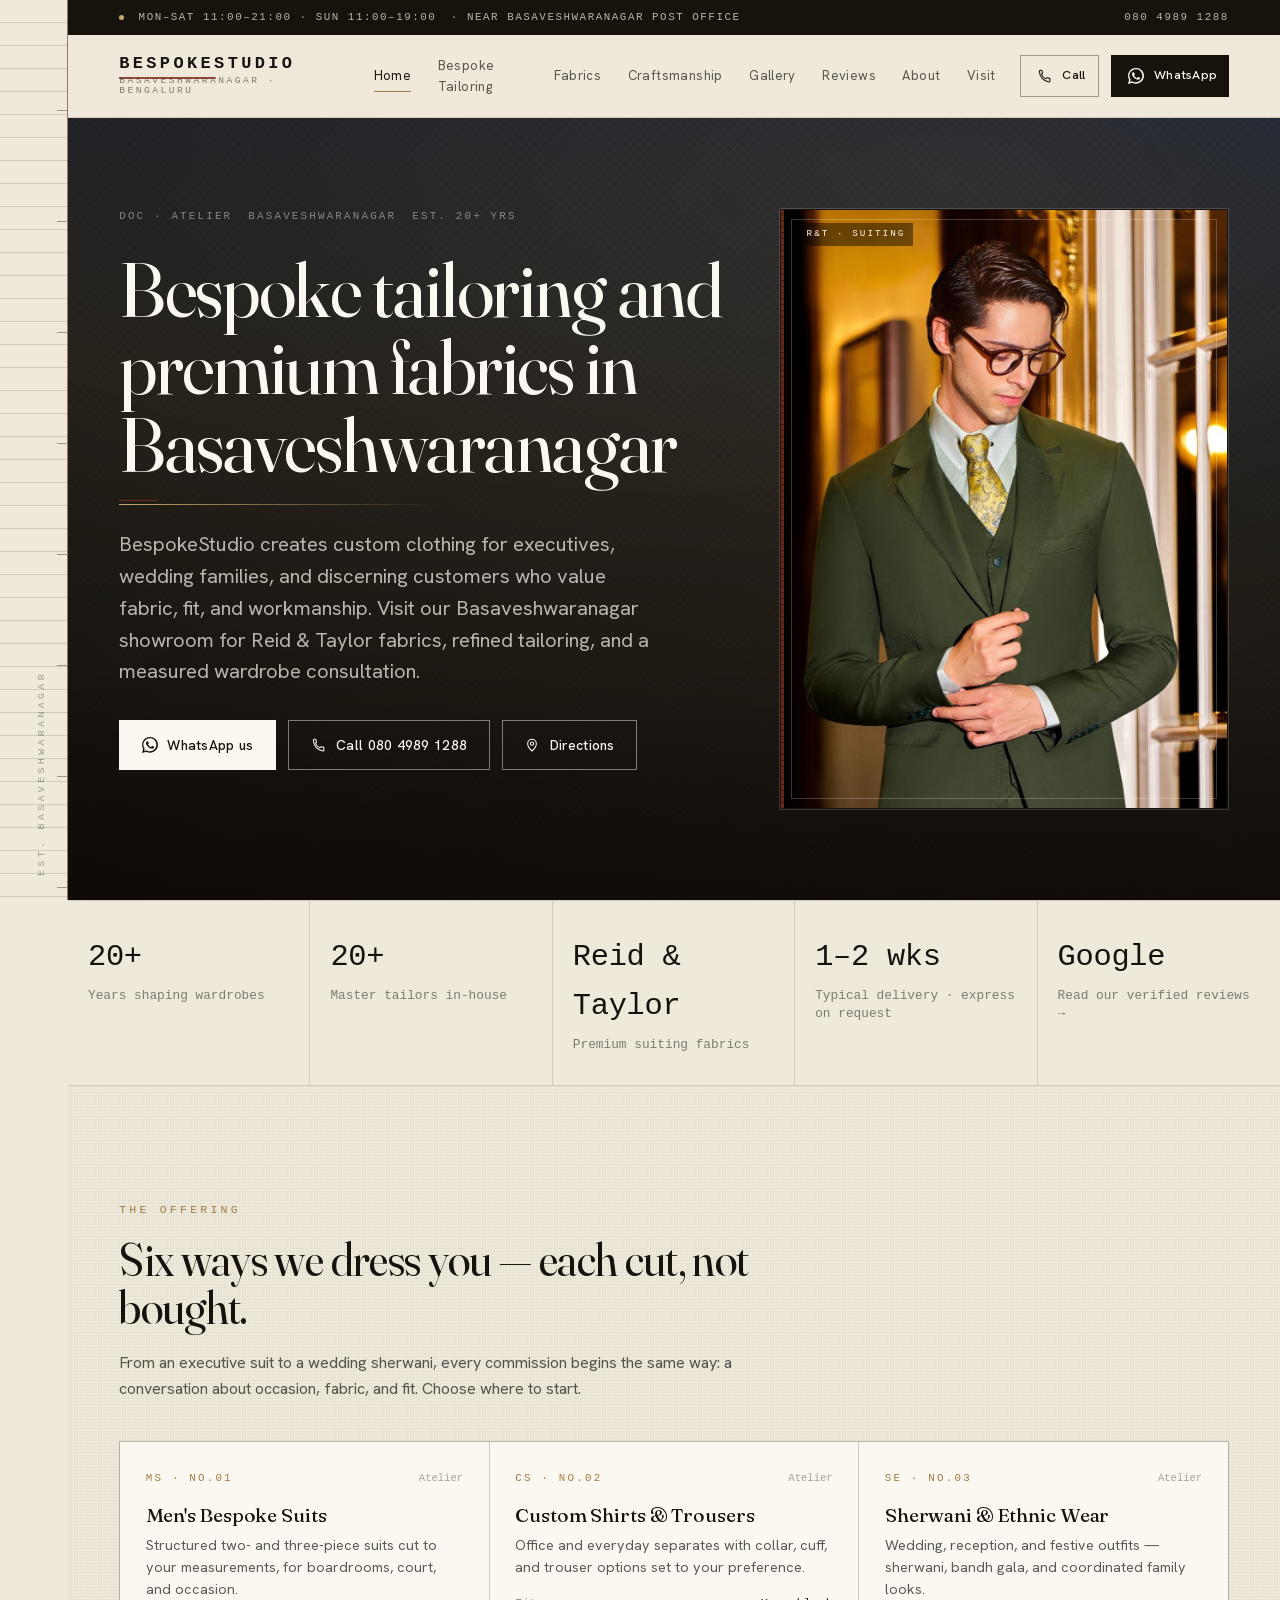
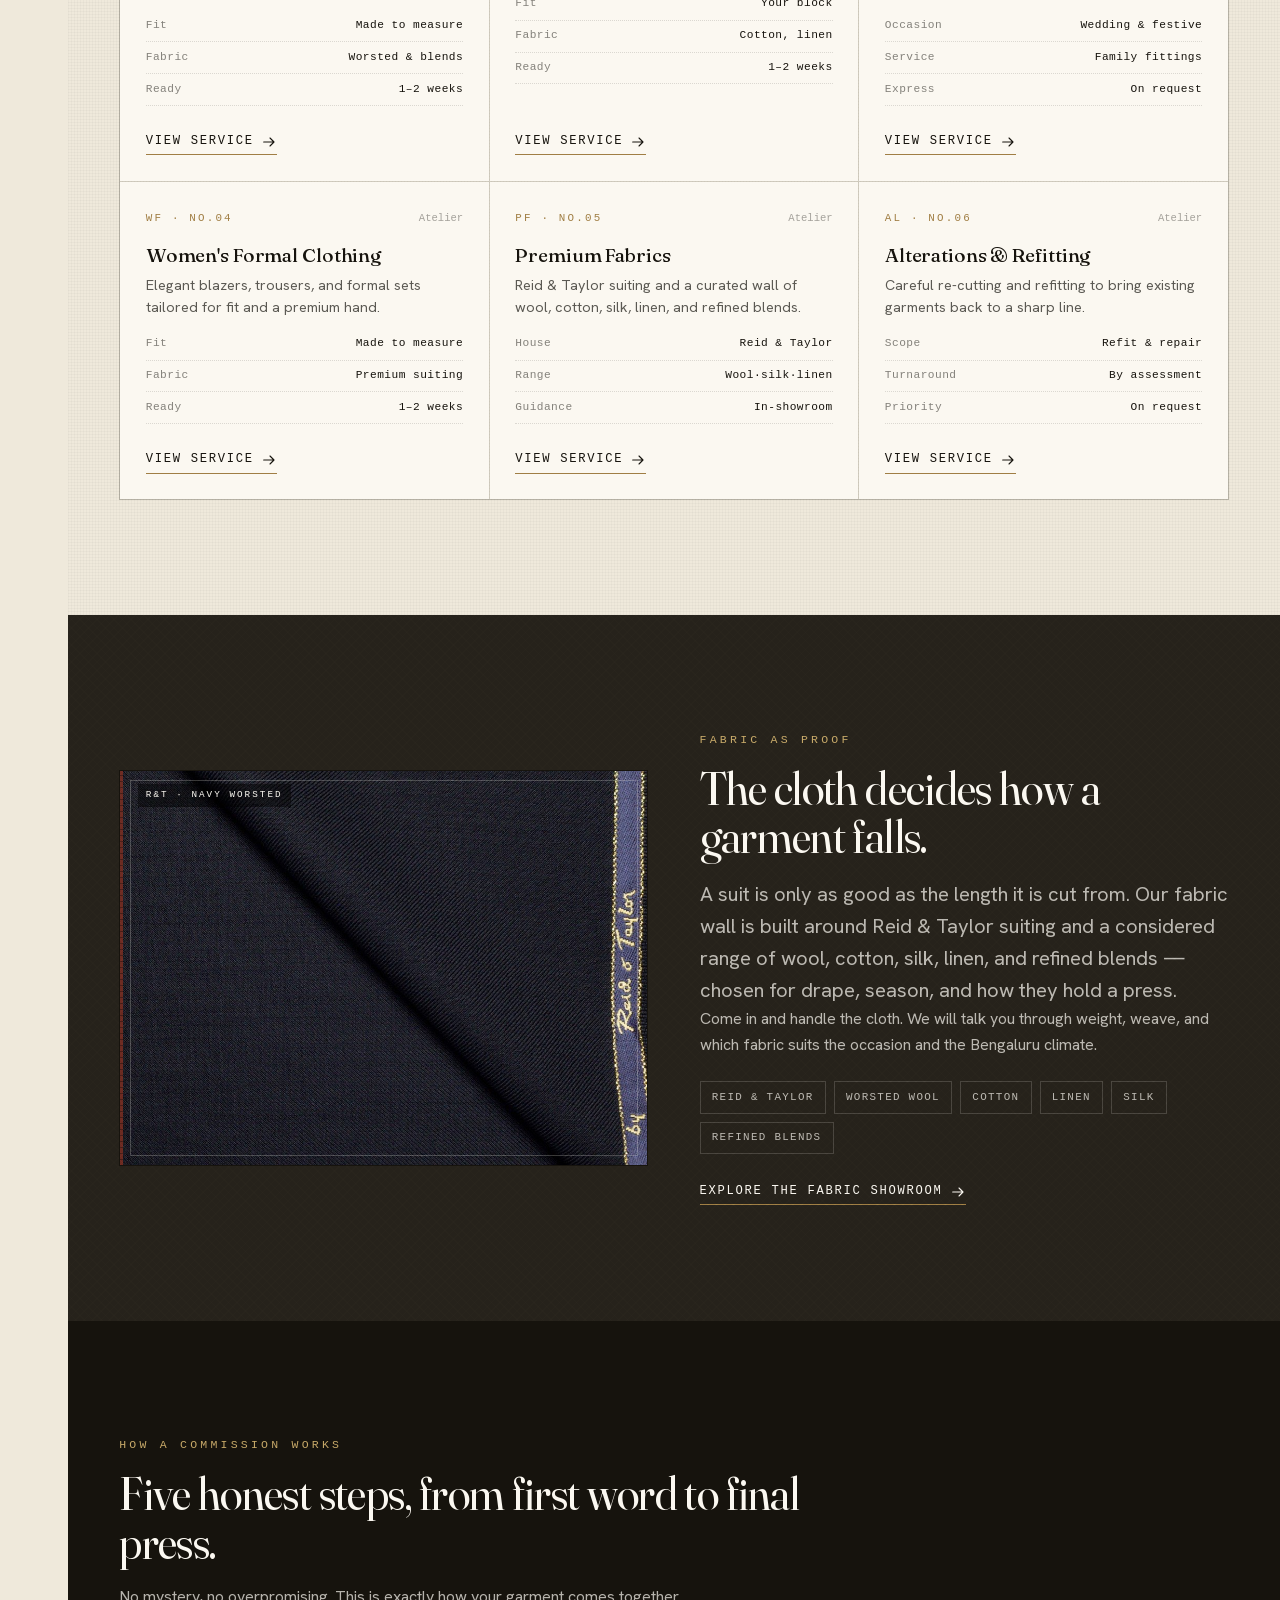
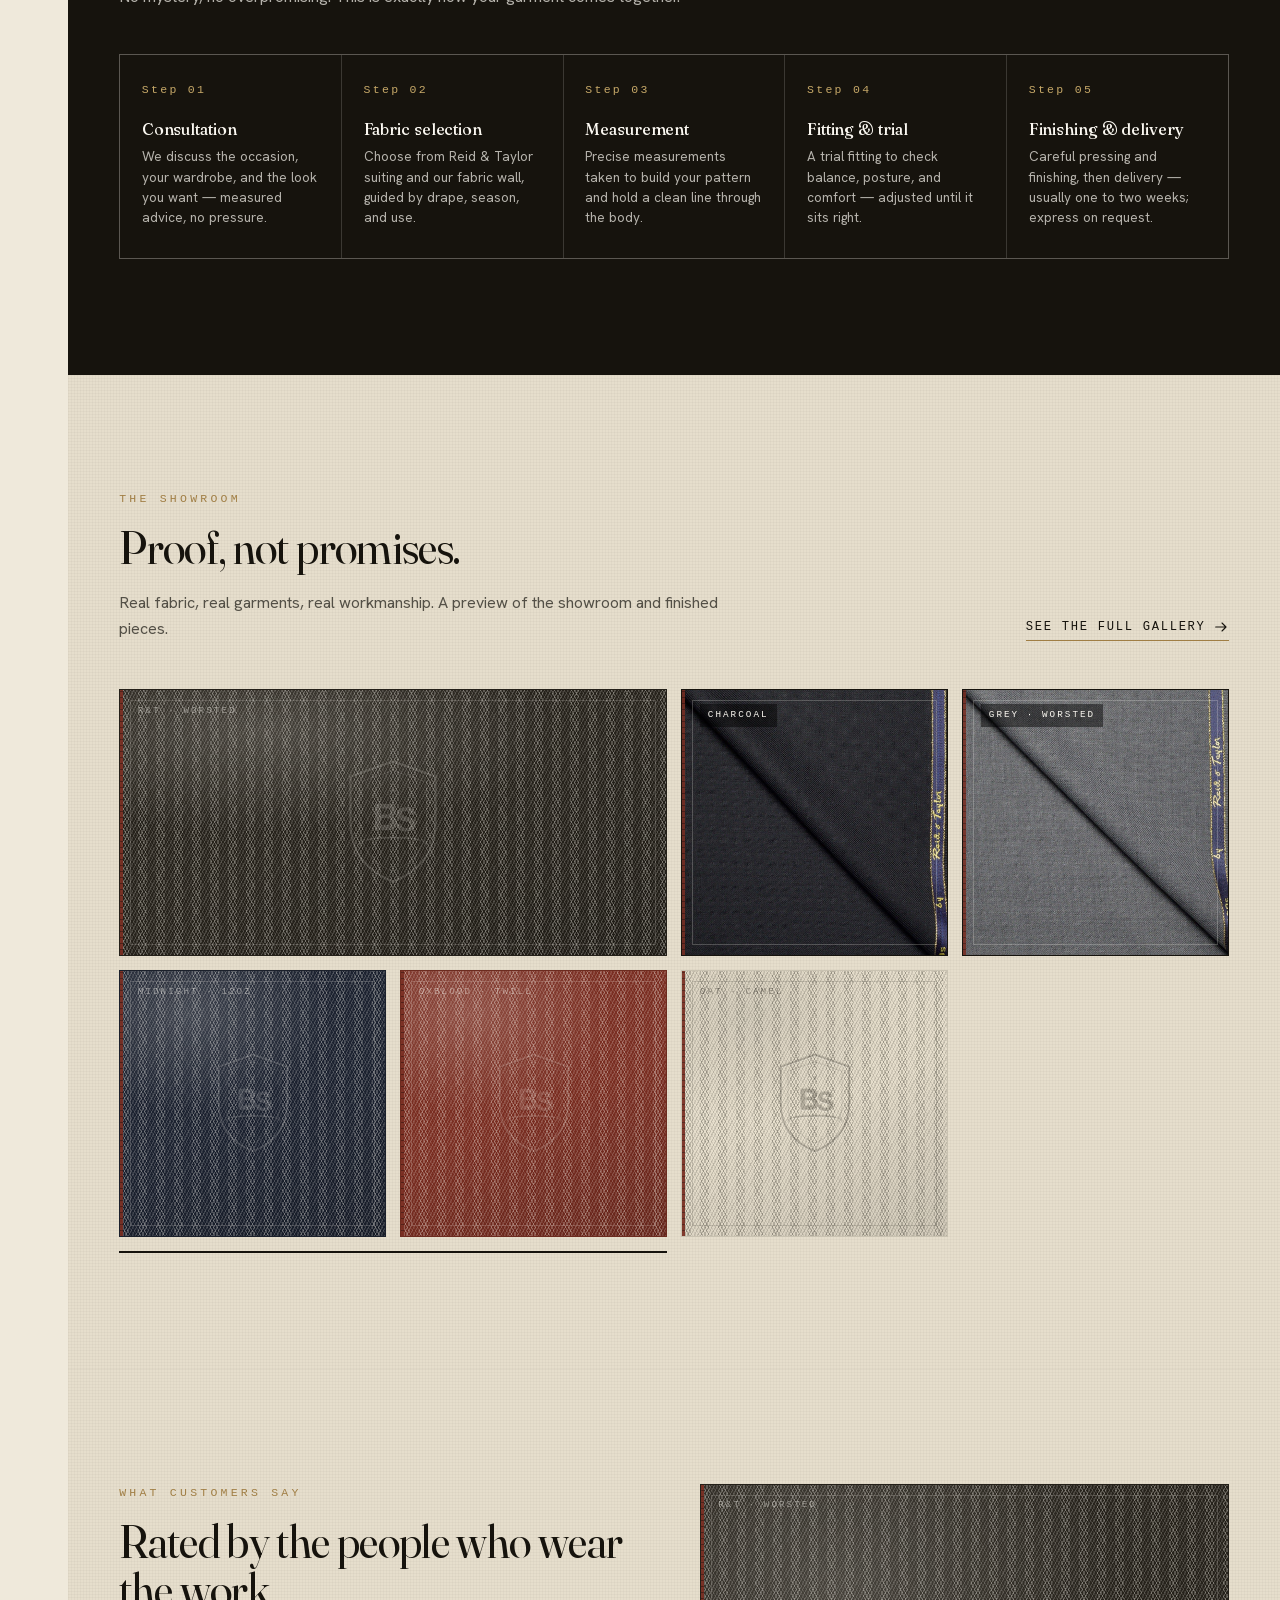
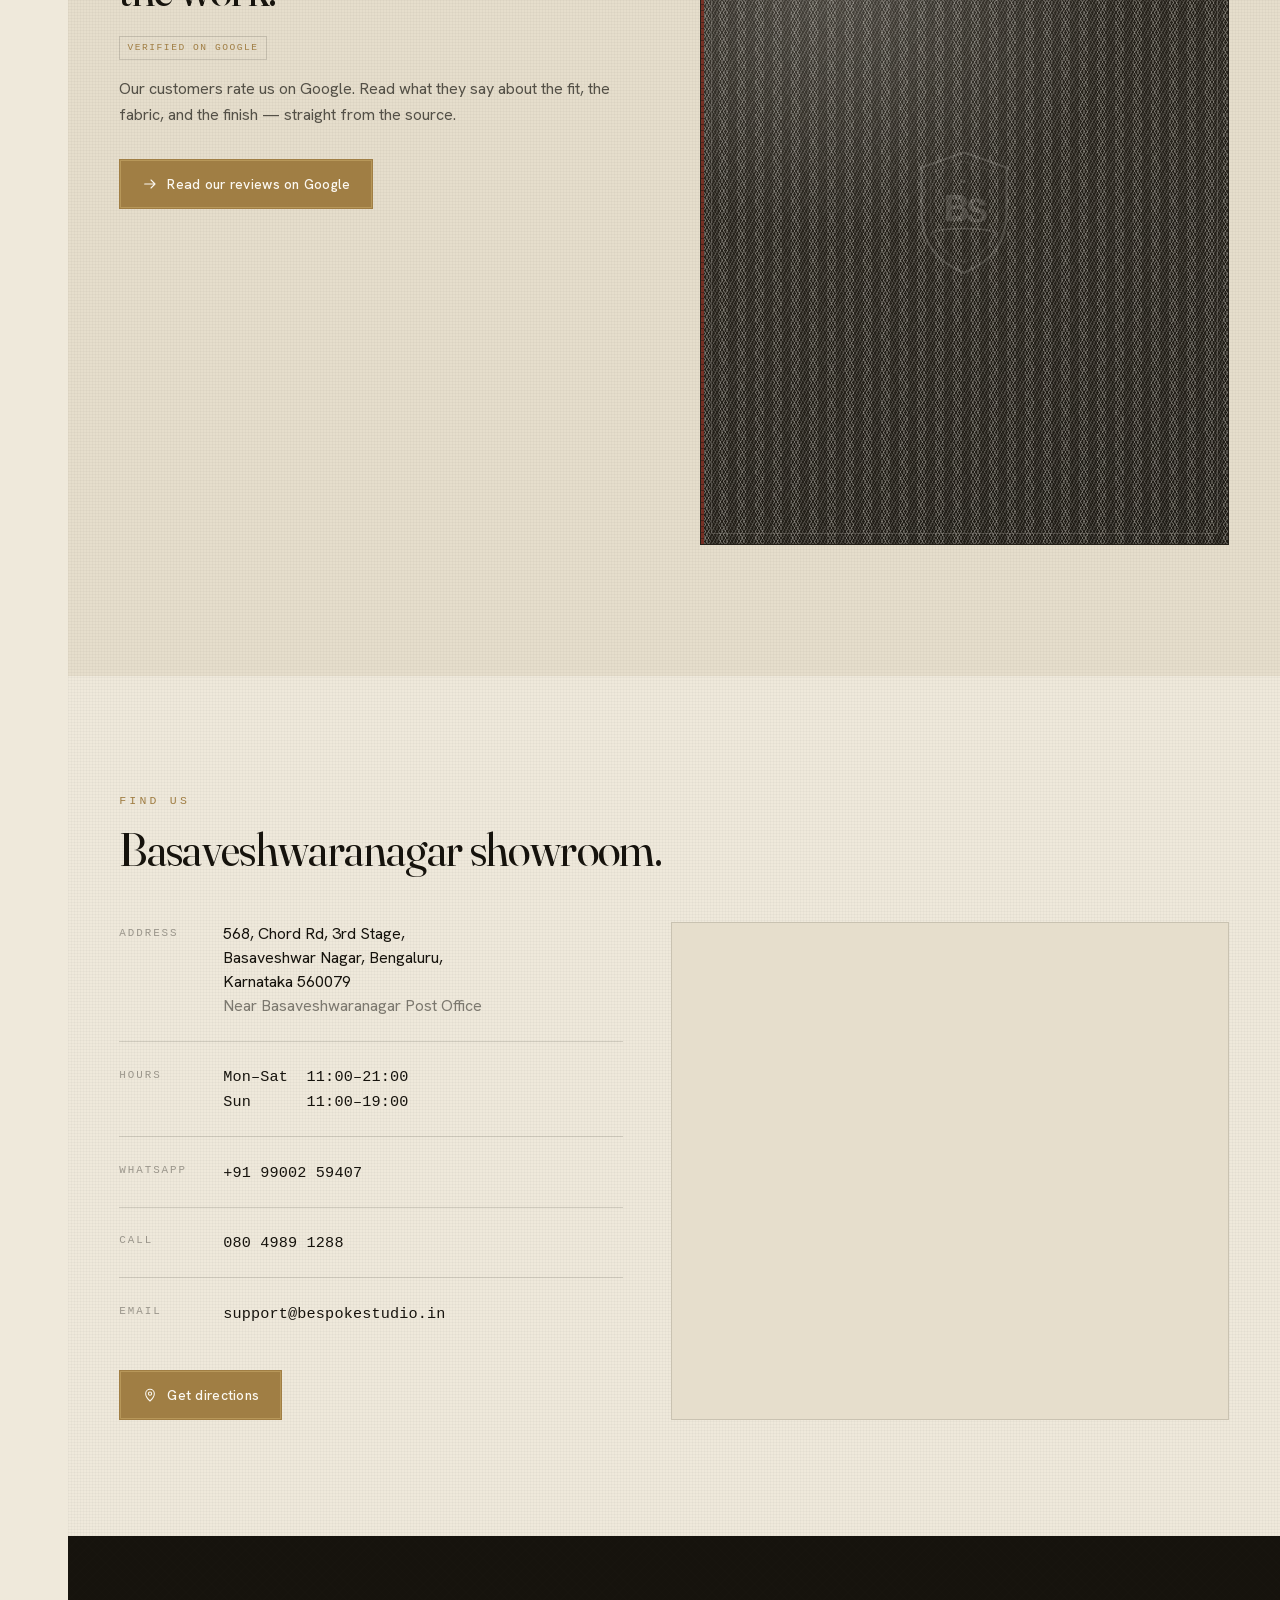
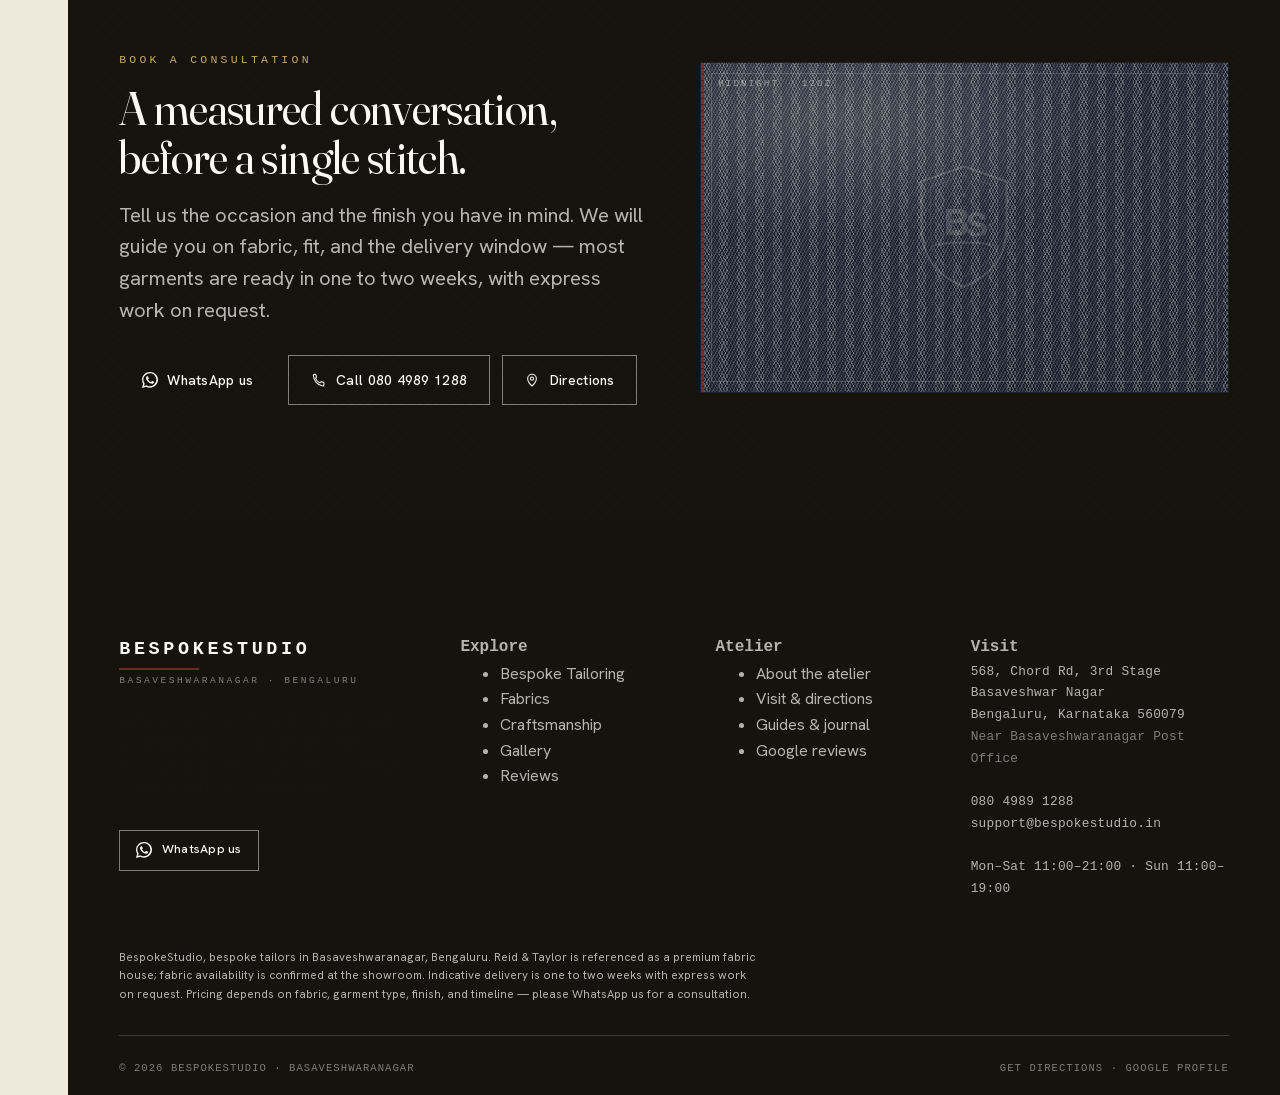
<file: index.html>
<!doctype html>
<html lang="en">
<head>
<meta charset="utf-8">
<meta name="viewport" content="width=device-width, initial-scale=1">
<script>document.documentElement.classList.add('js')</script>
<title>BespokeStudio — Bespoke Tailoring &amp; Premium Fabrics in Basaveshwaranagar, Bengaluru</title>
<meta name="description" content="Premium bespoke tailoring and Reid &amp; Taylor fabric showroom in Basaveshwaranagar, Bengaluru. Custom suits, shirts, sherwani, women&#x27;s formal wear. WhatsApp for a consultation.">
<link rel="canonical" href="https://bespokestudio.co.in/">
<meta name="theme-color" content="#17150F">
<meta name="format-detection" content="telephone=no">
<meta property="og:type" content="business.business">
<meta property="og:site_name" content="BespokeStudio">
<meta property="og:title" content="BespokeStudio — Bespoke Tailoring &amp; Premium Fabrics in Basaveshwaranagar, Bengaluru">
<meta property="og:description" content="Premium bespoke tailoring and Reid &amp; Taylor fabric showroom in Basaveshwaranagar, Bengaluru. Custom suits, shirts, sherwani, women&#x27;s formal wear. WhatsApp for a consultation.">
<meta property="og:url" content="https://bespokestudio.co.in/">
<meta property="og:image" content="https://bespokestudio.co.in/assets/img/og-cover.png">
<meta name="twitter:card" content="summary_large_image">
<link rel="icon" href="assets/img/favicon.svg" type="image/svg+xml">
<link rel="apple-touch-icon" href="assets/img/favicon.svg">
<link rel="preconnect" href="https://www.google.com">
<link rel="stylesheet" href="assets/css/site.css">
<script type="application/ld+json">
{
  "@context": "https://schema.org",
  "@graph": [
    {
      "@type": "ClothingStore",
      "@id": "https://bespokestudio.co.in/#business",
      "name": "BespokeStudio",
      "description": "Bespoke tailoring atelier and premium fabric showroom in Basaveshwaranagar, Bengaluru, working with Reid & Taylor and other fine suiting cloths.",
      "url": "https://bespokestudio.co.in/",
      "telephone": "+91-80-4989-1288",
      "email": "support@bespokestudio.in",
      "priceRange": "$$$",
      "image": "https://bespokestudio.co.in/assets/img/og-cover.png",
      "sameAs": [
        "https://share.google/eGm642nOUGeRKLQ7e"
      ],
      "address": {
        "@type": "PostalAddress",
        "streetAddress": "568, Chord Rd, 3rd Stage, Basaveshwar Nagar",
        "addressLocality": "Bengaluru",
        "addressRegion": "Karnataka",
        "postalCode": "560079",
        "addressCountry": "IN"
      },
      "geo": {
        "@type": "GeoCoordinates",
        "latitude": 12.9942605,
        "longitude": 77.5392937
      },
      "openingHoursSpecification": [
        {
          "@type": "OpeningHoursSpecification",
          "dayOfWeek": [
            "Monday",
            "Tuesday",
            "Wednesday",
            "Thursday",
            "Friday",
            "Saturday"
          ],
          "opens": "11:00",
          "closes": "21:00"
        },
        {
          "@type": "OpeningHoursSpecification",
          "dayOfWeek": "Sunday",
          "opens": "11:00",
          "closes": "19:00"
        }
      ],
      "areaServed": [
        "Basaveshwaranagar",
        "Rajajinagar",
        "Vijayanagar",
        "Malleshwaram",
        "Bengaluru"
      ],
      "hasOfferCatalog": {
        "@type": "OfferCatalog",
        "name": "Bespoke tailoring and premium fabrics",
        "itemListElement": [
          {
            "@type": "Offer",
            "itemOffered": {
              "@type": "Service",
              "name": "Men's bespoke suits"
            }
          },
          {
            "@type": "Offer",
            "itemOffered": {
              "@type": "Service",
              "name": "Custom shirts and trousers"
            }
          },
          {
            "@type": "Offer",
            "itemOffered": {
              "@type": "Service",
              "name": "Sherwani and ethnic wear tailoring"
            }
          },
          {
            "@type": "Offer",
            "itemOffered": {
              "@type": "Service",
              "name": "Women's formal bespoke clothing"
            }
          },
          {
            "@type": "Offer",
            "itemOffered": {
              "@type": "Service",
              "name": "Premium fabric consultation"
            }
          }
        ]
      }
    }
  ]
}
</script>
<!-- GA4: set GA4_ID in build.py to enable. Events buffer to dataLayer until then. -->

</head>
<body data-page="index">

<div class="spine" aria-hidden="true"><span class="spine__thread"></span><span class="spine__label">Est. Basaveshwaranagar</span></div>

<div class="util">
  <div class="wrap"><div class="util__row">
    <div class="util__hours"><span class="util__dot"></span><span>Mon–Sat 11:00–21:00 · Sun 11:00–19:00</span><span class="hide-s">&middot; Near Basaveshwaranagar Post Office</span></div>
    <div><a href="tel:+918049891288" data-evt="call_click" data-p-position="utilbar">080 4989 1288</a></div>
  </div></div>
</div>

<header class="site-header">
  <div class="wrap"><div class="header__row">
    <a class="brand" href="index.html" aria-label="BespokeStudio home">
      <span class="brand__mark">BespokeStudio</span>
      <span class="brand__place">Basaveshwaranagar &middot; Bengaluru</span>
    </a>
    <nav class="nav" aria-label="Primary"><a href="index.html" aria-current="page">Home</a><a href="bespoke-tailoring.html">Bespoke Tailoring</a><a href="fabrics.html">Fabrics</a><a href="craftsmanship.html">Craftsmanship</a><a href="gallery.html">Gallery</a><a href="reviews.html">Reviews</a><a href="about.html">About</a><a href="contact.html">Visit</a></nav>
    <div class="header__cta">
      <a class="btn btn--ghost btn--sm" href="tel:+918049891288" data-evt="call_click" data-p-position="header"><svg class="btn__ic" viewBox="0 0 24 24" fill="none" stroke="currentColor" stroke-width="1.6" stroke-linecap="round" stroke-linejoin="round" aria-hidden="true"><path d="M6.4 3.5c.4 0 .78.28.9.66l.92 3.05a1 1 0 01-.26 1.02L6.7 9.55a13 13 0 006.6 6.6l1.32-1.26a1 1 0 011.02-.26l3.05.92c.38.12.66.5.66.9v3.05a1.5 1.5 0 01-1.62 1.5A16.5 16.5 0 013.6 5.12 1.5 1.5 0 015.1 3.5z"/></svg> Call</a>
      <a class="btn btn--wa btn--sm" href="https://wa.me/919900259407?text=Hello%20BespokeStudio%2C%20I%20would%20like%20to%20enquire%20about%20a%20custom%20suit%20/%20bespoke%20outfit." data-evt="whatsapp_click" data-p-position="header" target="_blank" rel="noopener"><svg class="btn__ic" viewBox="0 0 24 24" fill="currentColor" aria-hidden="true"><path d="M17.5 14.4c-.3-.15-1.77-.87-2.04-.97-.27-.1-.47-.15-.67.15-.2.3-.77.97-.94 1.17-.17.2-.35.22-.65.07-.3-.15-1.26-.46-2.4-1.48-.89-.79-1.49-1.77-1.66-2.07-.17-.3-.02-.46.13-.61.13-.13.3-.35.45-.52.15-.17.2-.3.3-.5.1-.2.05-.37-.02-.52-.07-.15-.67-1.62-.92-2.22-.24-.58-.49-.5-.67-.51l-.57-.01c-.2 0-.52.07-.79.37-.27.3-1.04 1.02-1.04 2.48s1.07 2.88 1.22 3.08c.15.2 2.1 3.2 5.08 4.49.71.31 1.26.49 1.69.63.71.22 1.36.19 1.87.12.57-.09 1.77-.72 2.02-1.42.25-.7.25-1.3.17-1.42-.07-.12-.27-.2-.57-.35z"/><path d="M20.5 3.4A11.9 11.9 0 0012 0C5.4 0 .1 5.3.1 11.9c0 2.1.5 4.1 1.6 5.9L0 24l6.4-1.7c1.7.9 3.6 1.4 5.6 1.4h.01C18.6 23.7 24 18.4 24 11.8c0-3.2-1.2-6.2-3.5-8.4zM12 21.5h-.01a9.6 9.6 0 01-4.9-1.34l-.35-.2-3.7.97.99-3.6-.23-.37A9.55 9.55 0 012 11.9C2 6.4 6.5 1.9 12 1.9c2.6 0 5 1 6.8 2.8a9.5 9.5 0 012.8 6.7c0 5.5-4.5 10-9.6 10z"/></svg> WhatsApp</a>
      <button class="burger" aria-label="Open menu" aria-expanded="false" aria-controls="drawer"><span></span></button>
    </div>
  </div></div>
</header>

<div class="scrim" aria-hidden="true"></div>
<aside class="drawer" id="drawer" aria-label="Menu">
  <button class="drawer__close" aria-label="Close menu">Close &times;</button>
  <span class="eyebrow eyebrow--onink">BespokeStudio</span>
  <a href="index.html" aria-current="page">Home</a><a href="bespoke-tailoring.html">Bespoke Tailoring</a><a href="fabrics.html">Fabrics</a><a href="craftsmanship.html">Craftsmanship</a><a href="gallery.html">Gallery</a><a href="reviews.html">Reviews</a><a href="about.html">About</a><a href="contact.html">Visit</a>
  <div class="drawer__cta">
    <a class="btn btn--wa btn--block" href="https://wa.me/919900259407?text=Hello%20BespokeStudio%2C%20I%20would%20like%20to%20enquire%20about%20a%20custom%20suit%20/%20bespoke%20outfit." data-evt="whatsapp_click" data-p-position="drawer" target="_blank" rel="noopener"><svg class="btn__ic" viewBox="0 0 24 24" fill="currentColor" aria-hidden="true"><path d="M17.5 14.4c-.3-.15-1.77-.87-2.04-.97-.27-.1-.47-.15-.67.15-.2.3-.77.97-.94 1.17-.17.2-.35.22-.65.07-.3-.15-1.26-.46-2.4-1.48-.89-.79-1.49-1.77-1.66-2.07-.17-.3-.02-.46.13-.61.13-.13.3-.35.45-.52.15-.17.2-.3.3-.5.1-.2.05-.37-.02-.52-.07-.15-.67-1.62-.92-2.22-.24-.58-.49-.5-.67-.51l-.57-.01c-.2 0-.52.07-.79.37-.27.3-1.04 1.02-1.04 2.48s1.07 2.88 1.22 3.08c.15.2 2.1 3.2 5.08 4.49.71.31 1.26.49 1.69.63.71.22 1.36.19 1.87.12.57-.09 1.77-.72 2.02-1.42.25-.7.25-1.3.17-1.42-.07-.12-.27-.2-.57-.35z"/><path d="M20.5 3.4A11.9 11.9 0 0012 0C5.4 0 .1 5.3.1 11.9c0 2.1.5 4.1 1.6 5.9L0 24l6.4-1.7c1.7.9 3.6 1.4 5.6 1.4h.01C18.6 23.7 24 18.4 24 11.8c0-3.2-1.2-6.2-3.5-8.4zM12 21.5h-.01a9.6 9.6 0 01-4.9-1.34l-.35-.2-3.7.97.99-3.6-.23-.37A9.55 9.55 0 012 11.9C2 6.4 6.5 1.9 12 1.9c2.6 0 5 1 6.8 2.8a9.5 9.5 0 012.8 6.7c0 5.5-4.5 10-9.6 10z"/></svg> WhatsApp us</a>
    <a class="btn btn--onink btn--block" href="tel:+918049891288" data-evt="call_click" data-p-position="drawer"><svg class="btn__ic" viewBox="0 0 24 24" fill="none" stroke="currentColor" stroke-width="1.6" stroke-linecap="round" stroke-linejoin="round" aria-hidden="true"><path d="M6.4 3.5c.4 0 .78.28.9.66l.92 3.05a1 1 0 01-.26 1.02L6.7 9.55a13 13 0 006.6 6.6l1.32-1.26a1 1 0 011.02-.26l3.05.92c.38.12.66.5.66.9v3.05a1.5 1.5 0 01-1.62 1.5A16.5 16.5 0 013.6 5.12 1.5 1.5 0 015.1 3.5z"/></svg> Call 080 4989 1288</a>
  </div>
</aside>
<main id="main">

<section class="section hero">
  <div class="wrap">
    <div class="hero__grid">
      <div class="hero__body reveal">
        <div class="hero__doc"><span>Doc &middot; Atelier</span><span>Basaveshwaranagar</span><span>Est. 20+ yrs</span></div>
        <h1 class="display">Bespoke tailoring and<br>premium fabrics in<br>Basaveshwaranagar</h1>
        <p class="hero__sub lede">BespokeStudio creates custom clothing for executives, wedding families, and discerning customers who value fabric, fit, and workmanship. Visit our Basaveshwaranagar showroom for Reid &amp; Taylor fabrics, refined tailoring, and a measured wardrobe consultation.</p>
        <div class="cta-row"><a class="btn btn--wa" href="https://wa.me/919900259407?text=Hello%20BespokeStudio%2C%20I%20would%20like%20to%20enquire%20about%20a%20custom%20suit%20/%20bespoke%20outfit." data-evt="whatsapp_click" data-p-position="section" target="_blank" rel="noopener"><svg class="btn__ic" viewBox="0 0 24 24" fill="currentColor" aria-hidden="true"><path d="M17.5 14.4c-.3-.15-1.77-.87-2.04-.97-.27-.1-.47-.15-.67.15-.2.3-.77.97-.94 1.17-.17.2-.35.22-.65.07-.3-.15-1.26-.46-2.4-1.48-.89-.79-1.49-1.77-1.66-2.07-.17-.3-.02-.46.13-.61.13-.13.3-.35.45-.52.15-.17.2-.3.3-.5.1-.2.05-.37-.02-.52-.07-.15-.67-1.62-.92-2.22-.24-.58-.49-.5-.67-.51l-.57-.01c-.2 0-.52.07-.79.37-.27.3-1.04 1.02-1.04 2.48s1.07 2.88 1.22 3.08c.15.2 2.1 3.2 5.08 4.49.71.31 1.26.49 1.69.63.71.22 1.36.19 1.87.12.57-.09 1.77-.72 2.02-1.42.25-.7.25-1.3.17-1.42-.07-.12-.27-.2-.57-.35z"/><path d="M20.5 3.4A11.9 11.9 0 0012 0C5.4 0 .1 5.3.1 11.9c0 2.1.5 4.1 1.6 5.9L0 24l6.4-1.7c1.7.9 3.6 1.4 5.6 1.4h.01C18.6 23.7 24 18.4 24 11.8c0-3.2-1.2-6.2-3.5-8.4zM12 21.5h-.01a9.6 9.6 0 01-4.9-1.34l-.35-.2-3.7.97.99-3.6-.23-.37A9.55 9.55 0 012 11.9C2 6.4 6.5 1.9 12 1.9c2.6 0 5 1 6.8 2.8a9.5 9.5 0 012.8 6.7c0 5.5-4.5 10-9.6 10z"/></svg> WhatsApp us</a><a class="btn btn--ghost" href="tel:+918049891288" data-evt="call_click" data-p-position="section"><svg class="btn__ic" viewBox="0 0 24 24" fill="none" stroke="currentColor" stroke-width="1.6" stroke-linecap="round" stroke-linejoin="round" aria-hidden="true"><path d="M6.4 3.5c.4 0 .78.28.9.66l.92 3.05a1 1 0 01-.26 1.02L6.7 9.55a13 13 0 006.6 6.6l1.32-1.26a1 1 0 011.02-.26l3.05.92c.38.12.66.5.66.9v3.05a1.5 1.5 0 01-1.62 1.5A16.5 16.5 0 013.6 5.12 1.5 1.5 0 015.1 3.5z"/></svg> Call 080 4989 1288</a><a class="btn btn--ghost" href="https://www.google.com/maps/dir/?api=1&destination=12.9942605%2C77.5392937" data-evt="direction_click" data-p-position="section" target="_blank" rel="noopener"><svg class="btn__ic" viewBox="0 0 24 24" fill="none" stroke="currentColor" stroke-width="1.6" stroke-linecap="round" stroke-linejoin="round" aria-hidden="true"><path d="M12 21s6.5-5.8 6.5-11a6.5 6.5 0 10-13 0C5.5 15.2 12 21 12 21z"/><circle cx="12" cy="10" r="2.4"/></svg> Directions</a></div>
      </div>
      <div class="hero__plate reveal"><figure class="swatch swatch--photo swatch--fill"><img class="swatch__img" src="assets/img/rt/reid-and-taylor-green-suit-campaign.jpg" alt="Reid &amp; Taylor suiting — a finely cut three-piece" loading="lazy" decoding="async"><span class="swatch__edge" aria-hidden="true"></span><span class="swatch__tag">R&amp;T · SUITING</span></figure></div>
    </div>
  </div>
</section><section class="trust"><div class="trust__grid"><div class="trust__cell"><div class="trust__n">20+</div><div class="trust__k">Years shaping wardrobes</div></div><div class="trust__cell"><div class="trust__n">20+</div><div class="trust__k">Master tailors in-house</div></div><div class="trust__cell"><div class="trust__n">Reid &amp; Taylor</div><div class="trust__k">Premium suiting fabrics</div></div><div class="trust__cell"><div class="trust__n">1&ndash;2 wks</div><div class="trust__k">Typical delivery &middot; express on request</div></div><div class="trust__cell"><a href="https://share.google/eGm642nOUGeRKLQ7e" data-evt="direction_click" data-p-section="trust" target="_blank" rel="noopener" style="display:block"><div class="trust__n">Google</div><div class="trust__k">Read our verified reviews &rarr;</div></a></div></div></section>
<section class="section section--paper">
  <div class="wrap">
    <div class="sec-head reveal">
      <span class="eyebrow">The offering</span>
      <h2 class="section-title">Six ways we dress you — each cut, not bought.</h2>
      <p>From an executive suit to a wedding sherwani, every commission begins the same way: a conversation about occasion, fabric, and fit. Choose where to start.</p>
    </div>
    <div class="dockets">
      <a class="docket reveal" href="bespoke-tailoring.html#suits">
        <div class="docket__top"><span class="docket__ref">MS &middot; No.01</span><span class="docket__idx">Atelier</span></div>
        <h3>Men's Bespoke Suits</h3>
        <p>Structured two- and three-piece suits cut to your measurements, for boardrooms, court, and occasion.</p>
        <ul class="docket__spec"><li><span>Fit</span><span>Made to measure</span></li><li><span>Fabric</span><span>Worsted &amp; blends</span></li><li><span>Ready</span><span>1&ndash;2 weeks</span></li></ul>
        <div class="docket__foot"><span class="tlink">View service <svg class="btn__ic" viewBox="0 0 24 24" fill="none" stroke="currentColor" stroke-width="1.6" stroke-linecap="round" stroke-linejoin="round" aria-hidden="true"><path d="M4 12h15M13.5 6l6 6-6 6"/></svg></span></div>
        <span class="docket__draw"></span>
      </a>
      <a class="docket reveal" href="bespoke-tailoring.html#shirts">
        <div class="docket__top"><span class="docket__ref">CS &middot; No.02</span><span class="docket__idx">Atelier</span></div>
        <h3>Custom Shirts &amp; Trousers</h3>
        <p>Office and everyday separates with collar, cuff, and trouser options set to your preference.</p>
        <ul class="docket__spec"><li><span>Fit</span><span>Your block</span></li><li><span>Fabric</span><span>Cotton, linen</span></li><li><span>Ready</span><span>1&ndash;2 weeks</span></li></ul>
        <div class="docket__foot"><span class="tlink">View service <svg class="btn__ic" viewBox="0 0 24 24" fill="none" stroke="currentColor" stroke-width="1.6" stroke-linecap="round" stroke-linejoin="round" aria-hidden="true"><path d="M4 12h15M13.5 6l6 6-6 6"/></svg></span></div>
        <span class="docket__draw"></span>
      </a>
      <a class="docket reveal" href="bespoke-tailoring.html#ethnic">
        <div class="docket__top"><span class="docket__ref">SE &middot; No.03</span><span class="docket__idx">Atelier</span></div>
        <h3>Sherwani &amp; Ethnic Wear</h3>
        <p>Wedding, reception, and festive outfits — sherwani, bandh gala, and coordinated family looks.</p>
        <ul class="docket__spec"><li><span>Occasion</span><span>Wedding &amp; festive</span></li><li><span>Service</span><span>Family fittings</span></li><li><span>Express</span><span>On request</span></li></ul>
        <div class="docket__foot"><span class="tlink">View service <svg class="btn__ic" viewBox="0 0 24 24" fill="none" stroke="currentColor" stroke-width="1.6" stroke-linecap="round" stroke-linejoin="round" aria-hidden="true"><path d="M4 12h15M13.5 6l6 6-6 6"/></svg></span></div>
        <span class="docket__draw"></span>
      </a>
      <a class="docket reveal" href="bespoke-tailoring.html#women">
        <div class="docket__top"><span class="docket__ref">WF &middot; No.04</span><span class="docket__idx">Atelier</span></div>
        <h3>Women's Formal Clothing</h3>
        <p>Elegant blazers, trousers, and formal sets tailored for fit and a premium hand.</p>
        <ul class="docket__spec"><li><span>Fit</span><span>Made to measure</span></li><li><span>Fabric</span><span>Premium suiting</span></li><li><span>Ready</span><span>1&ndash;2 weeks</span></li></ul>
        <div class="docket__foot"><span class="tlink">View service <svg class="btn__ic" viewBox="0 0 24 24" fill="none" stroke="currentColor" stroke-width="1.6" stroke-linecap="round" stroke-linejoin="round" aria-hidden="true"><path d="M4 12h15M13.5 6l6 6-6 6"/></svg></span></div>
        <span class="docket__draw"></span>
      </a>
      <a class="docket reveal" href="fabrics.html">
        <div class="docket__top"><span class="docket__ref">PF &middot; No.05</span><span class="docket__idx">Atelier</span></div>
        <h3>Premium Fabrics</h3>
        <p>Reid &amp; Taylor suiting and a curated wall of wool, cotton, silk, linen, and refined blends.</p>
        <ul class="docket__spec"><li><span>House</span><span>Reid &amp; Taylor</span></li><li><span>Range</span><span>Wool&middot;silk&middot;linen</span></li><li><span>Guidance</span><span>In-showroom</span></li></ul>
        <div class="docket__foot"><span class="tlink">View service <svg class="btn__ic" viewBox="0 0 24 24" fill="none" stroke="currentColor" stroke-width="1.6" stroke-linecap="round" stroke-linejoin="round" aria-hidden="true"><path d="M4 12h15M13.5 6l6 6-6 6"/></svg></span></div>
        <span class="docket__draw"></span>
      </a>
      <a class="docket reveal" href="bespoke-tailoring.html#alterations">
        <div class="docket__top"><span class="docket__ref">AL &middot; No.06</span><span class="docket__idx">Atelier</span></div>
        <h3>Alterations &amp; Refitting</h3>
        <p>Careful re-cutting and refitting to bring existing garments back to a sharp line.</p>
        <ul class="docket__spec"><li><span>Scope</span><span>Refit &amp; repair</span></li><li><span>Turnaround</span><span>By assessment</span></li><li><span>Priority</span><span>On request</span></li></ul>
        <div class="docket__foot"><span class="tlink">View service <svg class="btn__ic" viewBox="0 0 24 24" fill="none" stroke="currentColor" stroke-width="1.6" stroke-linecap="round" stroke-linejoin="round" aria-hidden="true"><path d="M4 12h15M13.5 6l6 6-6 6"/></svg></span></div>
        <span class="docket__draw"></span>
      </a></div>
  </div>
</section>
<section class="section section--char weave">
  <div class="wrap">
    <div class="split split--flip">
      <div class="split__media reveal"><figure class="swatch swatch--photo" style="--ratio:4 / 3"><img class="swatch__img" src="assets/img/rt/reid-and-taylor-suiting-fabric-navy-worsted.jpg" alt="Reid &amp; Taylor navy worsted suiting cloth" loading="lazy" decoding="async"><span class="swatch__edge" aria-hidden="true"></span><span class="swatch__tag">R&amp;T · NAVY WORSTED</span></figure></div>
      <div class="split__body reveal">
        <span class="eyebrow eyebrow--onink">Fabric as proof</span>
        <h2 class="section-title">The cloth decides how a garment falls.</h2>
        <p class="lede">A suit is only as good as the length it is cut from. Our fabric wall is built around Reid &amp; Taylor suiting and a considered range of wool, cotton, silk, linen, and refined blends — chosen for drape, season, and how they hold a press.</p>
        <p>Come in and handle the cloth. We will talk you through weight, weave, and which fabric suits the occasion and the Bengaluru climate.</p>
        <div class="chips"><span class="chip">Reid &amp; Taylor</span><span class="chip">Worsted wool</span><span class="chip">Cotton</span><span class="chip">Linen</span><span class="chip">Silk</span><span class="chip">Refined blends</span></div>
        <div class="cta-row mt-3"><a class="tlink tlink--onink" href="fabrics.html">Explore the fabric showroom <svg class="btn__ic" viewBox="0 0 24 24" fill="none" stroke="currentColor" stroke-width="1.6" stroke-linecap="round" stroke-linejoin="round" aria-hidden="true"><path d="M4 12h15M13.5 6l6 6-6 6"/></svg></a></div>
      </div>
    </div>
  </div>
</section>
<section class="section section--ink">
  <div class="wrap">
    <div class="sec-head reveal">
      <span class="eyebrow eyebrow--onink">How a commission works</span>
      <h2 class="section-title">Five honest steps, from first word to final press.</h2>
      <p>No mystery, no overpromising. This is exactly how your garment comes together.</p>
    </div>
    <div class="process"><div class="step reveal"><div class="step__n">Step 01</div><h3>Consultation</h3><p>We discuss the occasion, your wardrobe, and the look you want — measured advice, no pressure.</p></div><div class="step reveal"><div class="step__n">Step 02</div><h3>Fabric selection</h3><p>Choose from Reid &amp; Taylor suiting and our fabric wall, guided by drape, season, and use.</p></div><div class="step reveal"><div class="step__n">Step 03</div><h3>Measurement</h3><p>Precise measurements taken to build your pattern and hold a clean line through the body.</p></div><div class="step reveal"><div class="step__n">Step 04</div><h3>Fitting &amp; trial</h3><p>A trial fitting to check balance, posture, and comfort — adjusted until it sits right.</p></div><div class="step reveal"><div class="step__n">Step 05</div><h3>Finishing &amp; delivery</h3><p>Careful pressing and finishing, then delivery — usually one to two weeks; express on request.</p></div></div>
  </div>
</section>
<section class="section section--deep">
  <div class="wrap">
    <div class="sec-head reveal" style="display:flex;justify-content:space-between;align-items:flex-end;max-width:none;gap:1rem;flex-wrap:wrap">
      <div style="max-width:40rem"><span class="eyebrow">The showroom</span><h2 class="section-title">Proof, not promises.</h2><p>Real fabric, real garments, real workmanship. A preview of the showroom and finished pieces.</p></div>
      <a class="tlink" href="gallery.html">See the full gallery <svg class="btn__ic" viewBox="0 0 24 24" fill="none" stroke="currentColor" stroke-width="1.6" stroke-linecap="round" stroke-linejoin="round" aria-hidden="true"><path d="M4 12h15M13.5 6l6 6-6 6"/></svg></a>
    </div>
    <div class="gallery gallery--home mt-3"><figure class="swatch swatch--worsted g-span-2 swatch--fill" role="img" aria-label="Storefront &amp; signage"><span class="swatch__weave" aria-hidden="true"></span><span class="swatch__edge" aria-hidden="true"></span><svg class="crest swatch__crest" aria-hidden="true" viewBox="0 0 100 118" role="img" aria-labelledby="crestT" xmlns="http://www.w3.org/2000/svg" fill="none"><title id="crestT">BespokeStudio</title><path d="M50 4 88 17.5v40.5c0 30-18.5 45.5-38 53.5C30.5 103.5 12 88 12 58V17.5L50 4Z" stroke="currentColor" stroke-width="2" stroke-linejoin="round"/><path d="M50 12 80 22.5v35.5c0 25-14.5 38-30 44.5C34.5 96 20 83 20 58V22.5L50 12Z" stroke="currentColor" stroke-width="1" stroke-linejoin="round" opacity=".5"/><g fill="currentColor"><path d="M34 42h11.4c4.4 0 7.3 2.2 7.3 5.9 0 2.6-1.6 4.4-3.9 5.1 2.9.5 4.9 2.6 4.9 5.7 0 4.1-3.1 6.6-8 6.6H34V42Zm10.4 9.4c2 0 3.2-1.1 3.2-2.8 0-1.7-1.2-2.6-3.3-2.6h-5.2v5.4h5.3Zm.5 9.3c2.2 0 3.5-1.1 3.5-3 0-1.9-1.4-2.9-3.6-2.9h-5.7v5.9h5.8Z"/><path d="M56.7 59.6c.2 2.4 2.1 3.9 5 3.9 2.5 0 4.1-1.1 4.1-2.8 0-1.5-1-2.2-3.8-2.8l-2.5-.6c-4.1-.9-6-2.9-6-6 0-3.9 3.2-6.4 7.9-6.4 4.9 0 7.8 2.4 8 6.4h-4.7c-.2-2-1.5-3-3.4-3-1.9 0-3.2.9-3.2 2.4 0 1.3 1 2 3.4 2.6l2.6.6c4.3.9 6.2 2.7 6.2 6 0 4.1-3.3 6.7-8.7 6.7-5.3 0-8.6-2.5-8.8-6.6l3.9-.4Z"/></g><path d="M27 74c9-2.6 37-2.6 46 0" stroke="currentColor" stroke-width="1.6" stroke-linecap="round"/><path d="M24.4 74c-2.4.7-4 2.4-4.4 4.7M75.6 74c2.4.7 4 2.4 4.4 4.7" stroke="currentColor" stroke-width="1.4" stroke-linecap="round" opacity=".7"/><circle cx="50" cy="30" r="1.6" fill="currentColor"/></svg><span class="swatch__tag">R&amp;T · WORSTED</span></figure><figure class="swatch swatch--photo" style="--ratio:1 / 1"><img class="swatch__img" src="assets/img/rt/reid-and-taylor-suiting-fabric-charcoal.jpg" alt="Reid &amp; Taylor charcoal worsted suiting" loading="lazy" decoding="async"><span class="swatch__edge" aria-hidden="true"></span><span class="swatch__tag">CHARCOAL</span></figure><figure class="swatch swatch--photo" style="--ratio:1 / 1"><img class="swatch__img" src="assets/img/rt/reid-and-taylor-suiting-fabric-worsted-grey.jpg" alt="Reid &amp; Taylor worsted grey suiting" loading="lazy" decoding="async"><span class="swatch__edge" aria-hidden="true"></span><span class="swatch__tag">GREY · WORSTED</span></figure><figure class="swatch swatch--midnight" style="--ratio:1 / 1" role="img" aria-label="Sherwani, close-up"><span class="swatch__weave" aria-hidden="true"></span><span class="swatch__edge" aria-hidden="true"></span><svg class="crest swatch__crest" aria-hidden="true" viewBox="0 0 100 118" role="img" aria-labelledby="crestT" xmlns="http://www.w3.org/2000/svg" fill="none"><title id="crestT">BespokeStudio</title><path d="M50 4 88 17.5v40.5c0 30-18.5 45.5-38 53.5C30.5 103.5 12 88 12 58V17.5L50 4Z" stroke="currentColor" stroke-width="2" stroke-linejoin="round"/><path d="M50 12 80 22.5v35.5c0 25-14.5 38-30 44.5C34.5 96 20 83 20 58V22.5L50 12Z" stroke="currentColor" stroke-width="1" stroke-linejoin="round" opacity=".5"/><g fill="currentColor"><path d="M34 42h11.4c4.4 0 7.3 2.2 7.3 5.9 0 2.6-1.6 4.4-3.9 5.1 2.9.5 4.9 2.6 4.9 5.7 0 4.1-3.1 6.6-8 6.6H34V42Zm10.4 9.4c2 0 3.2-1.1 3.2-2.8 0-1.7-1.2-2.6-3.3-2.6h-5.2v5.4h5.3Zm.5 9.3c2.2 0 3.5-1.1 3.5-3 0-1.9-1.4-2.9-3.6-2.9h-5.7v5.9h5.8Z"/><path d="M56.7 59.6c.2 2.4 2.1 3.9 5 3.9 2.5 0 4.1-1.1 4.1-2.8 0-1.5-1-2.2-3.8-2.8l-2.5-.6c-4.1-.9-6-2.9-6-6 0-3.9 3.2-6.4 7.9-6.4 4.9 0 7.8 2.4 8 6.4h-4.7c-.2-2-1.5-3-3.4-3-1.9 0-3.2.9-3.2 2.4 0 1.3 1 2 3.4 2.6l2.6.6c4.3.9 6.2 2.7 6.2 6 0 4.1-3.3 6.7-8.7 6.7-5.3 0-8.6-2.5-8.8-6.6l3.9-.4Z"/></g><path d="M27 74c9-2.6 37-2.6 46 0" stroke="currentColor" stroke-width="1.6" stroke-linecap="round"/><path d="M24.4 74c-2.4.7-4 2.4-4.4 4.7M75.6 74c2.4.7 4 2.4 4.4 4.7" stroke="currentColor" stroke-width="1.4" stroke-linecap="round" opacity=".7"/><circle cx="50" cy="30" r="1.6" fill="currentColor"/></svg><span class="swatch__tag">MIDNIGHT · 12OZ</span></figure><figure class="swatch swatch--oxblood" style="--ratio:1 / 1" role="img" aria-label="Measuring in progress"><span class="swatch__weave" aria-hidden="true"></span><span class="swatch__edge" aria-hidden="true"></span><svg class="crest swatch__crest" aria-hidden="true" viewBox="0 0 100 118" role="img" aria-labelledby="crestT" xmlns="http://www.w3.org/2000/svg" fill="none"><title id="crestT">BespokeStudio</title><path d="M50 4 88 17.5v40.5c0 30-18.5 45.5-38 53.5C30.5 103.5 12 88 12 58V17.5L50 4Z" stroke="currentColor" stroke-width="2" stroke-linejoin="round"/><path d="M50 12 80 22.5v35.5c0 25-14.5 38-30 44.5C34.5 96 20 83 20 58V22.5L50 12Z" stroke="currentColor" stroke-width="1" stroke-linejoin="round" opacity=".5"/><g fill="currentColor"><path d="M34 42h11.4c4.4 0 7.3 2.2 7.3 5.9 0 2.6-1.6 4.4-3.9 5.1 2.9.5 4.9 2.6 4.9 5.7 0 4.1-3.1 6.6-8 6.6H34V42Zm10.4 9.4c2 0 3.2-1.1 3.2-2.8 0-1.7-1.2-2.6-3.3-2.6h-5.2v5.4h5.3Zm.5 9.3c2.2 0 3.5-1.1 3.5-3 0-1.9-1.4-2.9-3.6-2.9h-5.7v5.9h5.8Z"/><path d="M56.7 59.6c.2 2.4 2.1 3.9 5 3.9 2.5 0 4.1-1.1 4.1-2.8 0-1.5-1-2.2-3.8-2.8l-2.5-.6c-4.1-.9-6-2.9-6-6 0-3.9 3.2-6.4 7.9-6.4 4.9 0 7.8 2.4 8 6.4h-4.7c-.2-2-1.5-3-3.4-3-1.9 0-3.2.9-3.2 2.4 0 1.3 1 2 3.4 2.6l2.6.6c4.3.9 6.2 2.7 6.2 6 0 4.1-3.3 6.7-8.7 6.7-5.3 0-8.6-2.5-8.8-6.6l3.9-.4Z"/></g><path d="M27 74c9-2.6 37-2.6 46 0" stroke="currentColor" stroke-width="1.6" stroke-linecap="round"/><path d="M24.4 74c-2.4.7-4 2.4-4.4 4.7M75.6 74c2.4.7 4 2.4 4.4 4.7" stroke="currentColor" stroke-width="1.4" stroke-linecap="round" opacity=".7"/><circle cx="50" cy="30" r="1.6" fill="currentColor"/></svg><span class="swatch__tag">OXBLOOD · TWILL</span></figure><figure class="swatch swatch--camel" style="--ratio:1 / 1" role="img" aria-label="Shirt collar &amp; cuff"><span class="swatch__weave" aria-hidden="true"></span><span class="swatch__edge" aria-hidden="true"></span><svg class="crest swatch__crest" aria-hidden="true" viewBox="0 0 100 118" role="img" aria-labelledby="crestT" xmlns="http://www.w3.org/2000/svg" fill="none"><title id="crestT">BespokeStudio</title><path d="M50 4 88 17.5v40.5c0 30-18.5 45.5-38 53.5C30.5 103.5 12 88 12 58V17.5L50 4Z" stroke="currentColor" stroke-width="2" stroke-linejoin="round"/><path d="M50 12 80 22.5v35.5c0 25-14.5 38-30 44.5C34.5 96 20 83 20 58V22.5L50 12Z" stroke="currentColor" stroke-width="1" stroke-linejoin="round" opacity=".5"/><g fill="currentColor"><path d="M34 42h11.4c4.4 0 7.3 2.2 7.3 5.9 0 2.6-1.6 4.4-3.9 5.1 2.9.5 4.9 2.6 4.9 5.7 0 4.1-3.1 6.6-8 6.6H34V42Zm10.4 9.4c2 0 3.2-1.1 3.2-2.8 0-1.7-1.2-2.6-3.3-2.6h-5.2v5.4h5.3Zm.5 9.3c2.2 0 3.5-1.1 3.5-3 0-1.9-1.4-2.9-3.6-2.9h-5.7v5.9h5.8Z"/><path d="M56.7 59.6c.2 2.4 2.1 3.9 5 3.9 2.5 0 4.1-1.1 4.1-2.8 0-1.5-1-2.2-3.8-2.8l-2.5-.6c-4.1-.9-6-2.9-6-6 0-3.9 3.2-6.4 7.9-6.4 4.9 0 7.8 2.4 8 6.4h-4.7c-.2-2-1.5-3-3.4-3-1.9 0-3.2.9-3.2 2.4 0 1.3 1 2 3.4 2.6l2.6.6c4.3.9 6.2 2.7 6.2 6 0 4.1-3.3 6.7-8.7 6.7-5.3 0-8.6-2.5-8.8-6.6l3.9-.4Z"/></g><path d="M27 74c9-2.6 37-2.6 46 0" stroke="currentColor" stroke-width="1.6" stroke-linecap="round"/><path d="M24.4 74c-2.4.7-4 2.4-4.4 4.7M75.6 74c2.4.7 4 2.4 4.4 4.7" stroke="currentColor" stroke-width="1.4" stroke-linecap="round" opacity=".7"/><circle cx="50" cy="30" r="1.6" fill="currentColor"/></svg><span class="swatch__tag">OAT · CAMEL</span></figure><figure class="swatch swatch--ink g-span-2 swatch--fill" role="img" aria-label="Consultation table"><span class="swatch__weave" aria-hidden="true"></span><span class="swatch__edge" aria-hidden="true"></span><svg class="crest swatch__crest" aria-hidden="true" viewBox="0 0 100 118" role="img" aria-labelledby="crestT" xmlns="http://www.w3.org/2000/svg" fill="none"><title id="crestT">BespokeStudio</title><path d="M50 4 88 17.5v40.5c0 30-18.5 45.5-38 53.5C30.5 103.5 12 88 12 58V17.5L50 4Z" stroke="currentColor" stroke-width="2" stroke-linejoin="round"/><path d="M50 12 80 22.5v35.5c0 25-14.5 38-30 44.5C34.5 96 20 83 20 58V22.5L50 12Z" stroke="currentColor" stroke-width="1" stroke-linejoin="round" opacity=".5"/><g fill="currentColor"><path d="M34 42h11.4c4.4 0 7.3 2.2 7.3 5.9 0 2.6-1.6 4.4-3.9 5.1 2.9.5 4.9 2.6 4.9 5.7 0 4.1-3.1 6.6-8 6.6H34V42Zm10.4 9.4c2 0 3.2-1.1 3.2-2.8 0-1.7-1.2-2.6-3.3-2.6h-5.2v5.4h5.3Zm.5 9.3c2.2 0 3.5-1.1 3.5-3 0-1.9-1.4-2.9-3.6-2.9h-5.7v5.9h5.8Z"/><path d="M56.7 59.6c.2 2.4 2.1 3.9 5 3.9 2.5 0 4.1-1.1 4.1-2.8 0-1.5-1-2.2-3.8-2.8l-2.5-.6c-4.1-.9-6-2.9-6-6 0-3.9 3.2-6.4 7.9-6.4 4.9 0 7.8 2.4 8 6.4h-4.7c-.2-2-1.5-3-3.4-3-1.9 0-3.2.9-3.2 2.4 0 1.3 1 2 3.4 2.6l2.6.6c4.3.9 6.2 2.7 6.2 6 0 4.1-3.3 6.7-8.7 6.7-5.3 0-8.6-2.5-8.8-6.6l3.9-.4Z"/></g><path d="M27 74c9-2.6 37-2.6 46 0" stroke="currentColor" stroke-width="1.6" stroke-linecap="round"/><path d="M24.4 74c-2.4.7-4 2.4-4.4 4.7M75.6 74c2.4.7 4 2.4 4.4 4.7" stroke="currentColor" stroke-width="1.4" stroke-linecap="round" opacity=".7"/><circle cx="50" cy="30" r="1.6" fill="currentColor"/></svg><span class="swatch__tag">INK · WORSTED</span></figure></div>
  </div>
</section>
<section class="section section--deep" id="reviews">
  <div class="wrap">
    <div class="split" style="align-items:flex-start;margin-bottom:1rem">
      <div class="split__body reveal">
        <span class="eyebrow">What customers say</span>
        <h2 class="section-title">Rated by the people who wear the work.</h2>
        <div id="gr-fallback"><div class="review__tag">Verified on Google</div><p class="mt-1" style="max-width:34rem">Our customers rate us on Google. Read what they say about the fit, the fabric, and the finish — straight from the source.</p><a class="btn btn--brass mt-2" href="https://share.google/eGm642nOUGeRKLQ7e" data-evt="direction_click" data-p-section="reviews" target="_blank" rel="noopener"><svg class="btn__ic" viewBox="0 0 24 24" fill="none" stroke="currentColor" stroke-width="1.6" stroke-linecap="round" stroke-linejoin="round" aria-hidden="true"><path d="M4 12h15M13.5 6l6 6-6 6"/></svg> Read our reviews on Google</a></div>
      </div>
      <div class="split__media reveal" style="align-self:center"><figure class="swatch swatch--worsted" style="--ratio:4 / 5" role="img" aria-label="Fitting room — mirror &amp; finished suit"><span class="swatch__weave" aria-hidden="true"></span><span class="swatch__edge" aria-hidden="true"></span><svg class="crest swatch__crest" aria-hidden="true" viewBox="0 0 100 118" role="img" aria-labelledby="crestT" xmlns="http://www.w3.org/2000/svg" fill="none"><title id="crestT">BespokeStudio</title><path d="M50 4 88 17.5v40.5c0 30-18.5 45.5-38 53.5C30.5 103.5 12 88 12 58V17.5L50 4Z" stroke="currentColor" stroke-width="2" stroke-linejoin="round"/><path d="M50 12 80 22.5v35.5c0 25-14.5 38-30 44.5C34.5 96 20 83 20 58V22.5L50 12Z" stroke="currentColor" stroke-width="1" stroke-linejoin="round" opacity=".5"/><g fill="currentColor"><path d="M34 42h11.4c4.4 0 7.3 2.2 7.3 5.9 0 2.6-1.6 4.4-3.9 5.1 2.9.5 4.9 2.6 4.9 5.7 0 4.1-3.1 6.6-8 6.6H34V42Zm10.4 9.4c2 0 3.2-1.1 3.2-2.8 0-1.7-1.2-2.6-3.3-2.6h-5.2v5.4h5.3Zm.5 9.3c2.2 0 3.5-1.1 3.5-3 0-1.9-1.4-2.9-3.6-2.9h-5.7v5.9h5.8Z"/><path d="M56.7 59.6c.2 2.4 2.1 3.9 5 3.9 2.5 0 4.1-1.1 4.1-2.8 0-1.5-1-2.2-3.8-2.8l-2.5-.6c-4.1-.9-6-2.9-6-6 0-3.9 3.2-6.4 7.9-6.4 4.9 0 7.8 2.4 8 6.4h-4.7c-.2-2-1.5-3-3.4-3-1.9 0-3.2.9-3.2 2.4 0 1.3 1 2 3.4 2.6l2.6.6c4.3.9 6.2 2.7 6.2 6 0 4.1-3.3 6.7-8.7 6.7-5.3 0-8.6-2.5-8.8-6.6l3.9-.4Z"/></g><path d="M27 74c9-2.6 37-2.6 46 0" stroke="currentColor" stroke-width="1.6" stroke-linecap="round"/><path d="M24.4 74c-2.4.7-4 2.4-4.4 4.7M75.6 74c2.4.7 4 2.4 4.4 4.7" stroke="currentColor" stroke-width="1.4" stroke-linecap="round" opacity=".7"/><circle cx="50" cy="30" r="1.6" fill="currentColor"/></svg><span class="swatch__tag">R&amp;T · WORSTED</span></figure></div>
    </div>
    
  </div>
</section>
<section class="section section--paper" id="visit">
  <div class="wrap">
    <div class="sec-head reveal"><span class="eyebrow">Find us</span><h2 class="section-title">Basaveshwaranagar showroom.</h2></div>
    <div class="contact-grid mt-3">
      <div class="nap reveal">
        <div class="nap__row"><div class="nap__k">Address</div><div class="nap__v">568, Chord Rd, 3rd Stage,<br>Basaveshwar Nagar, Bengaluru,<br>Karnataka 560079<br><span style="color:var(--ink-52)">Near Basaveshwaranagar Post Office</span></div></div>
        <div class="nap__row"><div class="nap__k">Hours</div><div class="nap__v"><span class="data">Mon&ndash;Sat &nbsp;11:00&ndash;21:00</span><br><span class="data">Sun &nbsp;&nbsp;&nbsp;&nbsp;&nbsp;11:00&ndash;19:00</span></div></div>
        <div class="nap__row"><div class="nap__k">WhatsApp</div><div class="nap__v"><a href="https://wa.me/919900259407?text=Hello%20BespokeStudio%2C%20I%20would%20like%20to%20enquire%20about%20a%20custom%20suit%20/%20bespoke%20outfit." data-evt="whatsapp_click" data-p-position="location" target="_blank" rel="noopener" class="data">+91 99002 59407</a></div></div>
        <div class="nap__row"><div class="nap__k">Call</div><div class="nap__v"><a href="tel:+918049891288" data-evt="call_click" data-p-position="location" class="data">080 4989 1288</a></div></div>
        <div class="nap__row" style="border-bottom:0"><div class="nap__k">Email</div><div class="nap__v"><a href="mailto:support@bespokestudio.in" data-evt="email_click" data-p-position="location" class="data">support@bespokestudio.in</a></div></div>
        <div class="cta-row"><a class="btn btn--brass" href="https://www.google.com/maps/dir/?api=1&destination=12.9942605%2C77.5392937" data-evt="direction_click" data-p-section="location" target="_blank" rel="noopener"><svg class="btn__ic" viewBox="0 0 24 24" fill="none" stroke="currentColor" stroke-width="1.6" stroke-linecap="round" stroke-linejoin="round" aria-hidden="true"><path d="M12 21s6.5-5.8 6.5-11a6.5 6.5 0 10-13 0C5.5 15.2 12 21 12 21z"/><circle cx="12" cy="10" r="2.4"/></svg> Get directions</a></div>
      </div>
      <div class="map-embed reveal" data-map="https://www.google.com/maps?q=12.9942605%2C77.5392937&output=embed&z=17" aria-label="Map showing BespokeStudio in Basaveshwaranagar"></div>
    </div>
  </div>
</section>
<section class="section section--ink weave">
  <div class="wrap">
    <div class="split">
      <div class="split__body reveal">
        <span class="eyebrow eyebrow--onink">Book a consultation</span>
        <h2 class="section-title">A measured conversation, before a single stitch.</h2>
        <p class="lede">Tell us the occasion and the finish you have in mind. We will guide you on fabric, fit, and the delivery window — most garments are ready in one to two weeks, with express work on request.</p>
        <div class="cta-row"><a class="btn btn--wa" href="https://wa.me/919900259407?text=Hello%20BespokeStudio%2C%20I%20would%20like%20to%20book%20a%20wardrobe%20consultation." data-evt="whatsapp_click" data-p-position="section" target="_blank" rel="noopener"><svg class="btn__ic" viewBox="0 0 24 24" fill="currentColor" aria-hidden="true"><path d="M17.5 14.4c-.3-.15-1.77-.87-2.04-.97-.27-.1-.47-.15-.67.15-.2.3-.77.97-.94 1.17-.17.2-.35.22-.65.07-.3-.15-1.26-.46-2.4-1.48-.89-.79-1.49-1.77-1.66-2.07-.17-.3-.02-.46.13-.61.13-.13.3-.35.45-.52.15-.17.2-.3.3-.5.1-.2.05-.37-.02-.52-.07-.15-.67-1.62-.92-2.22-.24-.58-.49-.5-.67-.51l-.57-.01c-.2 0-.52.07-.79.37-.27.3-1.04 1.02-1.04 2.48s1.07 2.88 1.22 3.08c.15.2 2.1 3.2 5.08 4.49.71.31 1.26.49 1.69.63.71.22 1.36.19 1.87.12.57-.09 1.77-.72 2.02-1.42.25-.7.25-1.3.17-1.42-.07-.12-.27-.2-.57-.35z"/><path d="M20.5 3.4A11.9 11.9 0 0012 0C5.4 0 .1 5.3.1 11.9c0 2.1.5 4.1 1.6 5.9L0 24l6.4-1.7c1.7.9 3.6 1.4 5.6 1.4h.01C18.6 23.7 24 18.4 24 11.8c0-3.2-1.2-6.2-3.5-8.4zM12 21.5h-.01a9.6 9.6 0 01-4.9-1.34l-.35-.2-3.7.97.99-3.6-.23-.37A9.55 9.55 0 012 11.9C2 6.4 6.5 1.9 12 1.9c2.6 0 5 1 6.8 2.8a9.5 9.5 0 012.8 6.7c0 5.5-4.5 10-9.6 10z"/></svg> WhatsApp us</a><a class="btn btn--onink" href="tel:+918049891288" data-evt="call_click" data-p-position="section"><svg class="btn__ic" viewBox="0 0 24 24" fill="none" stroke="currentColor" stroke-width="1.6" stroke-linecap="round" stroke-linejoin="round" aria-hidden="true"><path d="M6.4 3.5c.4 0 .78.28.9.66l.92 3.05a1 1 0 01-.26 1.02L6.7 9.55a13 13 0 006.6 6.6l1.32-1.26a1 1 0 011.02-.26l3.05.92c.38.12.66.5.66.9v3.05a1.5 1.5 0 01-1.62 1.5A16.5 16.5 0 013.6 5.12 1.5 1.5 0 015.1 3.5z"/></svg> Call 080 4989 1288</a><a class="btn btn--onink" href="https://www.google.com/maps/dir/?api=1&destination=12.9942605%2C77.5392937" data-evt="direction_click" data-p-position="section" target="_blank" rel="noopener"><svg class="btn__ic" viewBox="0 0 24 24" fill="none" stroke="currentColor" stroke-width="1.6" stroke-linecap="round" stroke-linejoin="round" aria-hidden="true"><path d="M12 21s6.5-5.8 6.5-11a6.5 6.5 0 10-13 0C5.5 15.2 12 21 12 21z"/><circle cx="12" cy="10" r="2.4"/></svg> Directions</a></div>
      </div>
      <div class="split__media reveal">
        <figure class="swatch swatch--midnight" style="--ratio:16 / 10" role="img" aria-label="Consultation table — fabric bunch &amp; measure card"><span class="swatch__weave" aria-hidden="true"></span><span class="swatch__edge" aria-hidden="true"></span><svg class="crest swatch__crest" aria-hidden="true" viewBox="0 0 100 118" role="img" aria-labelledby="crestT" xmlns="http://www.w3.org/2000/svg" fill="none"><title id="crestT">BespokeStudio</title><path d="M50 4 88 17.5v40.5c0 30-18.5 45.5-38 53.5C30.5 103.5 12 88 12 58V17.5L50 4Z" stroke="currentColor" stroke-width="2" stroke-linejoin="round"/><path d="M50 12 80 22.5v35.5c0 25-14.5 38-30 44.5C34.5 96 20 83 20 58V22.5L50 12Z" stroke="currentColor" stroke-width="1" stroke-linejoin="round" opacity=".5"/><g fill="currentColor"><path d="M34 42h11.4c4.4 0 7.3 2.2 7.3 5.9 0 2.6-1.6 4.4-3.9 5.1 2.9.5 4.9 2.6 4.9 5.7 0 4.1-3.1 6.6-8 6.6H34V42Zm10.4 9.4c2 0 3.2-1.1 3.2-2.8 0-1.7-1.2-2.6-3.3-2.6h-5.2v5.4h5.3Zm.5 9.3c2.2 0 3.5-1.1 3.5-3 0-1.9-1.4-2.9-3.6-2.9h-5.7v5.9h5.8Z"/><path d="M56.7 59.6c.2 2.4 2.1 3.9 5 3.9 2.5 0 4.1-1.1 4.1-2.8 0-1.5-1-2.2-3.8-2.8l-2.5-.6c-4.1-.9-6-2.9-6-6 0-3.9 3.2-6.4 7.9-6.4 4.9 0 7.8 2.4 8 6.4h-4.7c-.2-2-1.5-3-3.4-3-1.9 0-3.2.9-3.2 2.4 0 1.3 1 2 3.4 2.6l2.6.6c4.3.9 6.2 2.7 6.2 6 0 4.1-3.3 6.7-8.7 6.7-5.3 0-8.6-2.5-8.8-6.6l3.9-.4Z"/></g><path d="M27 74c9-2.6 37-2.6 46 0" stroke="currentColor" stroke-width="1.6" stroke-linecap="round"/><path d="M24.4 74c-2.4.7-4 2.4-4.4 4.7M75.6 74c2.4.7 4 2.4 4.4 4.7" stroke="currentColor" stroke-width="1.4" stroke-linecap="round" opacity=".7"/><circle cx="50" cy="30" r="1.6" fill="currentColor"/></svg><span class="swatch__tag">MIDNIGHT · 12OZ</span></figure>
      </div>
    </div>
  </div>
</section>
</main>

<footer class="site-footer">
  <div class="wrap">
    <div class="footer__grid">
      <div class="footer__brand">
        <span class="brand__mark">BespokeStudio</span>
        <span class="brand__place">Basaveshwaranagar &middot; Bengaluru</span>
        <p>A private atelier for bespoke tailoring and premium fabrics — custom suits, shirts, sherwani and ethnic wear, women&rsquo;s formal clothing, and Reid &amp; Taylor suiting.</p>
        <div class="cta-row mt-2">
          <a class="btn btn--onink btn--sm" href="https://wa.me/919900259407?text=Hello%20BespokeStudio%2C%20I%20would%20like%20to%20enquire%20about%20a%20custom%20suit%20/%20bespoke%20outfit." data-evt="whatsapp_click" data-p-position="footer" target="_blank" rel="noopener"><svg class="btn__ic" viewBox="0 0 24 24" fill="currentColor" aria-hidden="true"><path d="M17.5 14.4c-.3-.15-1.77-.87-2.04-.97-.27-.1-.47-.15-.67.15-.2.3-.77.97-.94 1.17-.17.2-.35.22-.65.07-.3-.15-1.26-.46-2.4-1.48-.89-.79-1.49-1.77-1.66-2.07-.17-.3-.02-.46.13-.61.13-.13.3-.35.45-.52.15-.17.2-.3.3-.5.1-.2.05-.37-.02-.52-.07-.15-.67-1.62-.92-2.22-.24-.58-.49-.5-.67-.51l-.57-.01c-.2 0-.52.07-.79.37-.27.3-1.04 1.02-1.04 2.48s1.07 2.88 1.22 3.08c.15.2 2.1 3.2 5.08 4.49.71.31 1.26.49 1.69.63.71.22 1.36.19 1.87.12.57-.09 1.77-.72 2.02-1.42.25-.7.25-1.3.17-1.42-.07-.12-.27-.2-.57-.35z"/><path d="M20.5 3.4A11.9 11.9 0 0012 0C5.4 0 .1 5.3.1 11.9c0 2.1.5 4.1 1.6 5.9L0 24l6.4-1.7c1.7.9 3.6 1.4 5.6 1.4h.01C18.6 23.7 24 18.4 24 11.8c0-3.2-1.2-6.2-3.5-8.4zM12 21.5h-.01a9.6 9.6 0 01-4.9-1.34l-.35-.2-3.7.97.99-3.6-.23-.37A9.55 9.55 0 012 11.9C2 6.4 6.5 1.9 12 1.9c2.6 0 5 1 6.8 2.8a9.5 9.5 0 012.8 6.7c0 5.5-4.5 10-9.6 10z"/></svg> WhatsApp us</a>
        </div>
      </div>
      <div class="footer__col"><h4>Explore</h4><ul><li><a href="bespoke-tailoring.html">Bespoke Tailoring</a></li><li><a href="fabrics.html">Fabrics</a></li><li><a href="craftsmanship.html">Craftsmanship</a></li><li><a href="gallery.html">Gallery</a></li><li><a href="reviews.html">Reviews</a></li></ul></div>
      <div class="footer__col"><h4>Atelier</h4><ul><li><a href="about.html">About the atelier</a></li><li><a href="contact.html">Visit &amp; directions</a></li><li><a href="guides.html">Guides &amp; journal</a></li><li><a href="reviews.html">Google reviews</a></li></ul></div>
      <div class="footer__col">
        <h4>Visit</h4>
        <address class="footer__data" style="font-style:normal">
          568, Chord Rd, 3rd Stage<br>Basaveshwar Nagar<br>Bengaluru, Karnataka 560079<br>
          <span style="color:var(--chalk-46)">Near Basaveshwaranagar Post Office</span><br><br>
          <a href="tel:+918049891288" data-evt="call_click" data-p-position="footer">080 4989 1288</a><br>
          <a href="mailto:support@bespokestudio.in" data-evt="email_click" data-p-position="footer">support@bespokestudio.in</a><br><br>
          Mon–Sat 11:00–21:00 · Sun 11:00–19:00
        </address>
      </div>
    </div>
    <p class="footer__note">BespokeStudio, bespoke tailors in Basaveshwaranagar, Bengaluru. Reid &amp; Taylor is referenced as a premium fabric house; fabric availability is confirmed at the showroom. Indicative delivery is one to two weeks with express work on request. Pricing depends on fabric, garment type, finish, and timeline — please WhatsApp us for a consultation.</p>
    <div class="footer__bar">
      <span>&copy; <span data-year>2026</span> BespokeStudio &middot; Basaveshwaranagar</span>
      <span><a href="https://www.google.com/maps/dir/?api=1&destination=12.9942605%2C77.5392937" data-evt="direction_click" data-p-position="footer" target="_blank" rel="noopener">Get directions</a> &middot; <a href="https://share.google/eGm642nOUGeRKLQ7e" target="_blank" rel="noopener">Google profile</a></span>
    </div>
  </div>
</footer>
<script src="assets/js/site.js" defer></script>

<nav class="dock" aria-label="Quick contact">
  <a class="dock--wa" href="https://wa.me/919900259407?text=Hello%20BespokeStudio%2C%20I%20would%20like%20to%20enquire%20about%20a%20custom%20suit%20/%20bespoke%20outfit." data-evt="whatsapp_click" data-p-position="dock" target="_blank" rel="noopener"><svg class="btn__ic" viewBox="0 0 24 24" fill="currentColor" aria-hidden="true"><path d="M17.5 14.4c-.3-.15-1.77-.87-2.04-.97-.27-.1-.47-.15-.67.15-.2.3-.77.97-.94 1.17-.17.2-.35.22-.65.07-.3-.15-1.26-.46-2.4-1.48-.89-.79-1.49-1.77-1.66-2.07-.17-.3-.02-.46.13-.61.13-.13.3-.35.45-.52.15-.17.2-.3.3-.5.1-.2.05-.37-.02-.52-.07-.15-.67-1.62-.92-2.22-.24-.58-.49-.5-.67-.51l-.57-.01c-.2 0-.52.07-.79.37-.27.3-1.04 1.02-1.04 2.48s1.07 2.88 1.22 3.08c.15.2 2.1 3.2 5.08 4.49.71.31 1.26.49 1.69.63.71.22 1.36.19 1.87.12.57-.09 1.77-.72 2.02-1.42.25-.7.25-1.3.17-1.42-.07-.12-.27-.2-.57-.35z"/><path d="M20.5 3.4A11.9 11.9 0 0012 0C5.4 0 .1 5.3.1 11.9c0 2.1.5 4.1 1.6 5.9L0 24l6.4-1.7c1.7.9 3.6 1.4 5.6 1.4h.01C18.6 23.7 24 18.4 24 11.8c0-3.2-1.2-6.2-3.5-8.4zM12 21.5h-.01a9.6 9.6 0 01-4.9-1.34l-.35-.2-3.7.97.99-3.6-.23-.37A9.55 9.55 0 012 11.9C2 6.4 6.5 1.9 12 1.9c2.6 0 5 1 6.8 2.8a9.5 9.5 0 012.8 6.7c0 5.5-4.5 10-9.6 10z"/></svg> WhatsApp</a>
  <a href="tel:+918049891288" data-evt="call_click" data-p-position="dock"><svg class="btn__ic" viewBox="0 0 24 24" fill="none" stroke="currentColor" stroke-width="1.6" stroke-linecap="round" stroke-linejoin="round" aria-hidden="true"><path d="M6.4 3.5c.4 0 .78.28.9.66l.92 3.05a1 1 0 01-.26 1.02L6.7 9.55a13 13 0 006.6 6.6l1.32-1.26a1 1 0 011.02-.26l3.05.92c.38.12.66.5.66.9v3.05a1.5 1.5 0 01-1.62 1.5A16.5 16.5 0 013.6 5.12 1.5 1.5 0 015.1 3.5z"/></svg> Call</a>
  <a href="https://www.google.com/maps/dir/?api=1&destination=12.9942605%2C77.5392937" data-evt="direction_click" data-p-position="dock" target="_blank" rel="noopener"><svg class="btn__ic" viewBox="0 0 24 24" fill="none" stroke="currentColor" stroke-width="1.6" stroke-linecap="round" stroke-linejoin="round" aria-hidden="true"><path d="M12 21s6.5-5.8 6.5-11a6.5 6.5 0 10-13 0C5.5 15.2 12 21 12 21z"/><circle cx="12" cy="10" r="2.4"/></svg> Directions</a>
</nav>
</body>
</html>
</file>
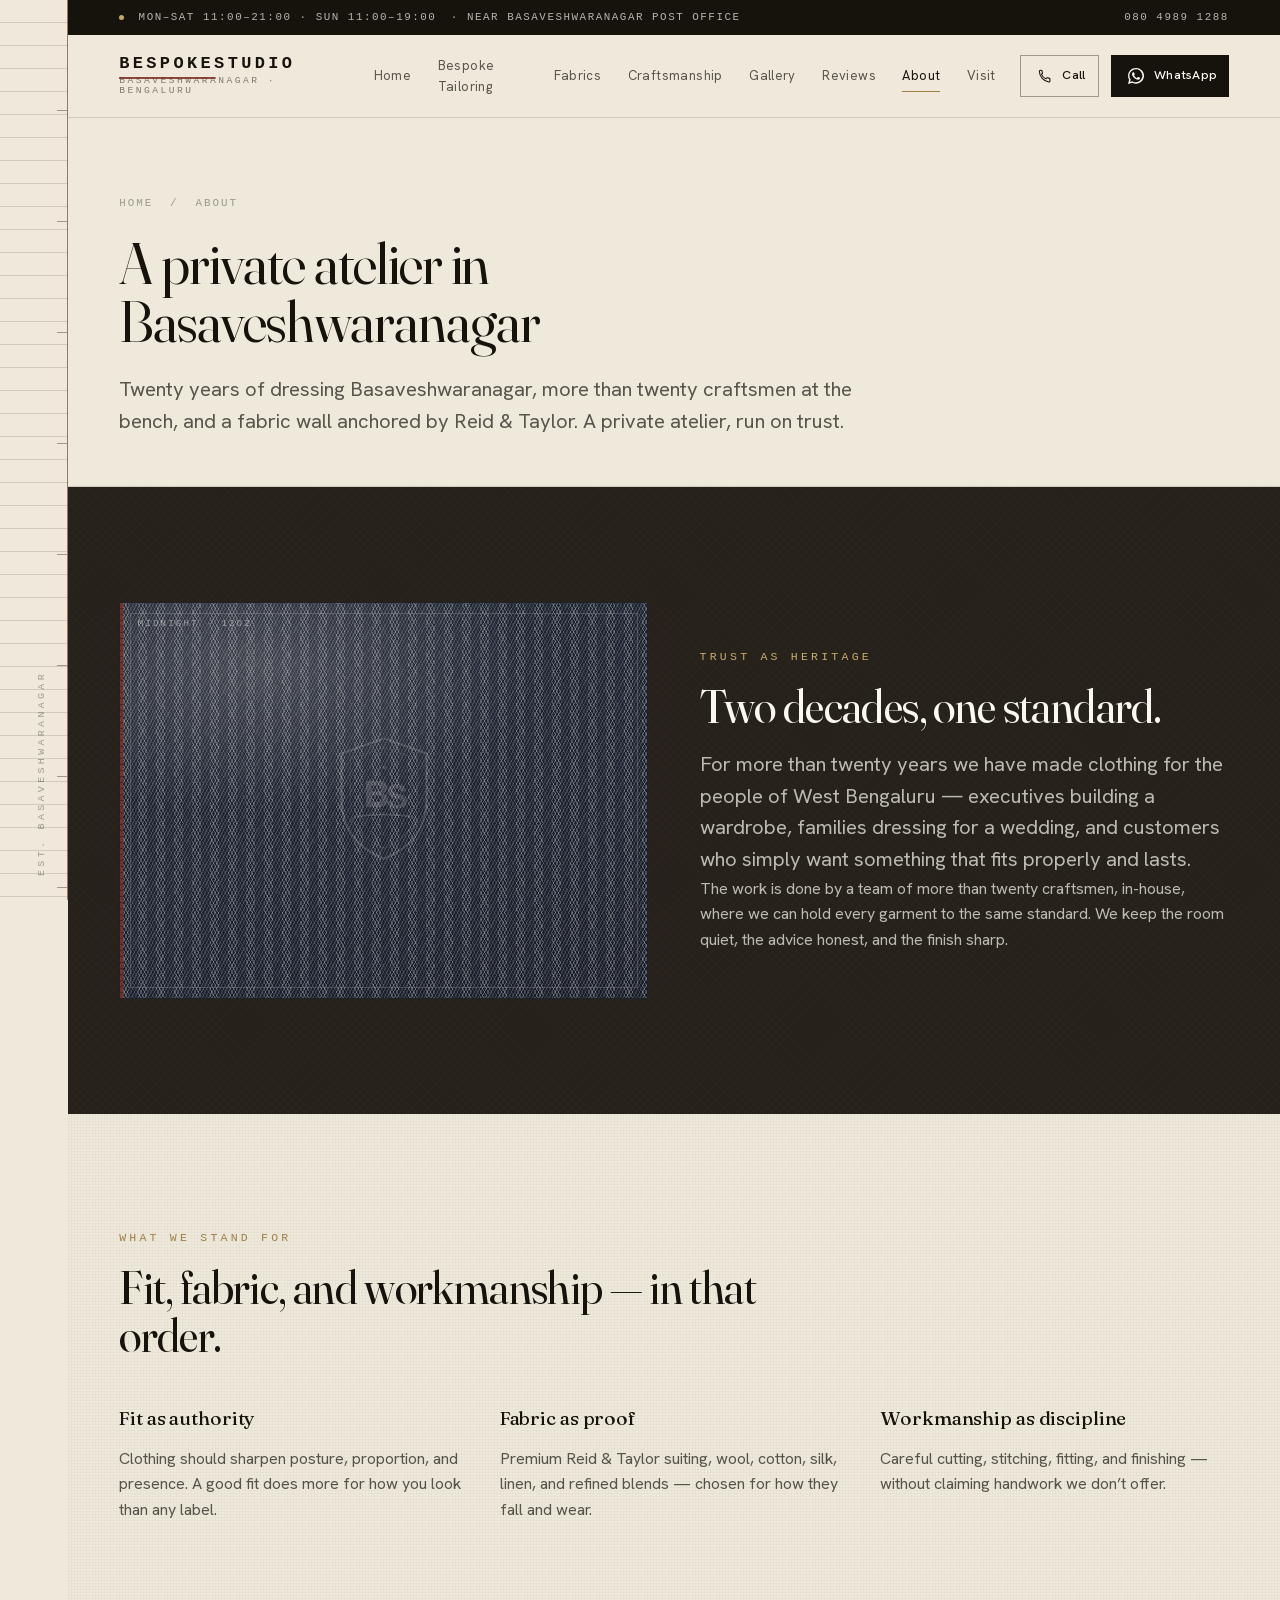
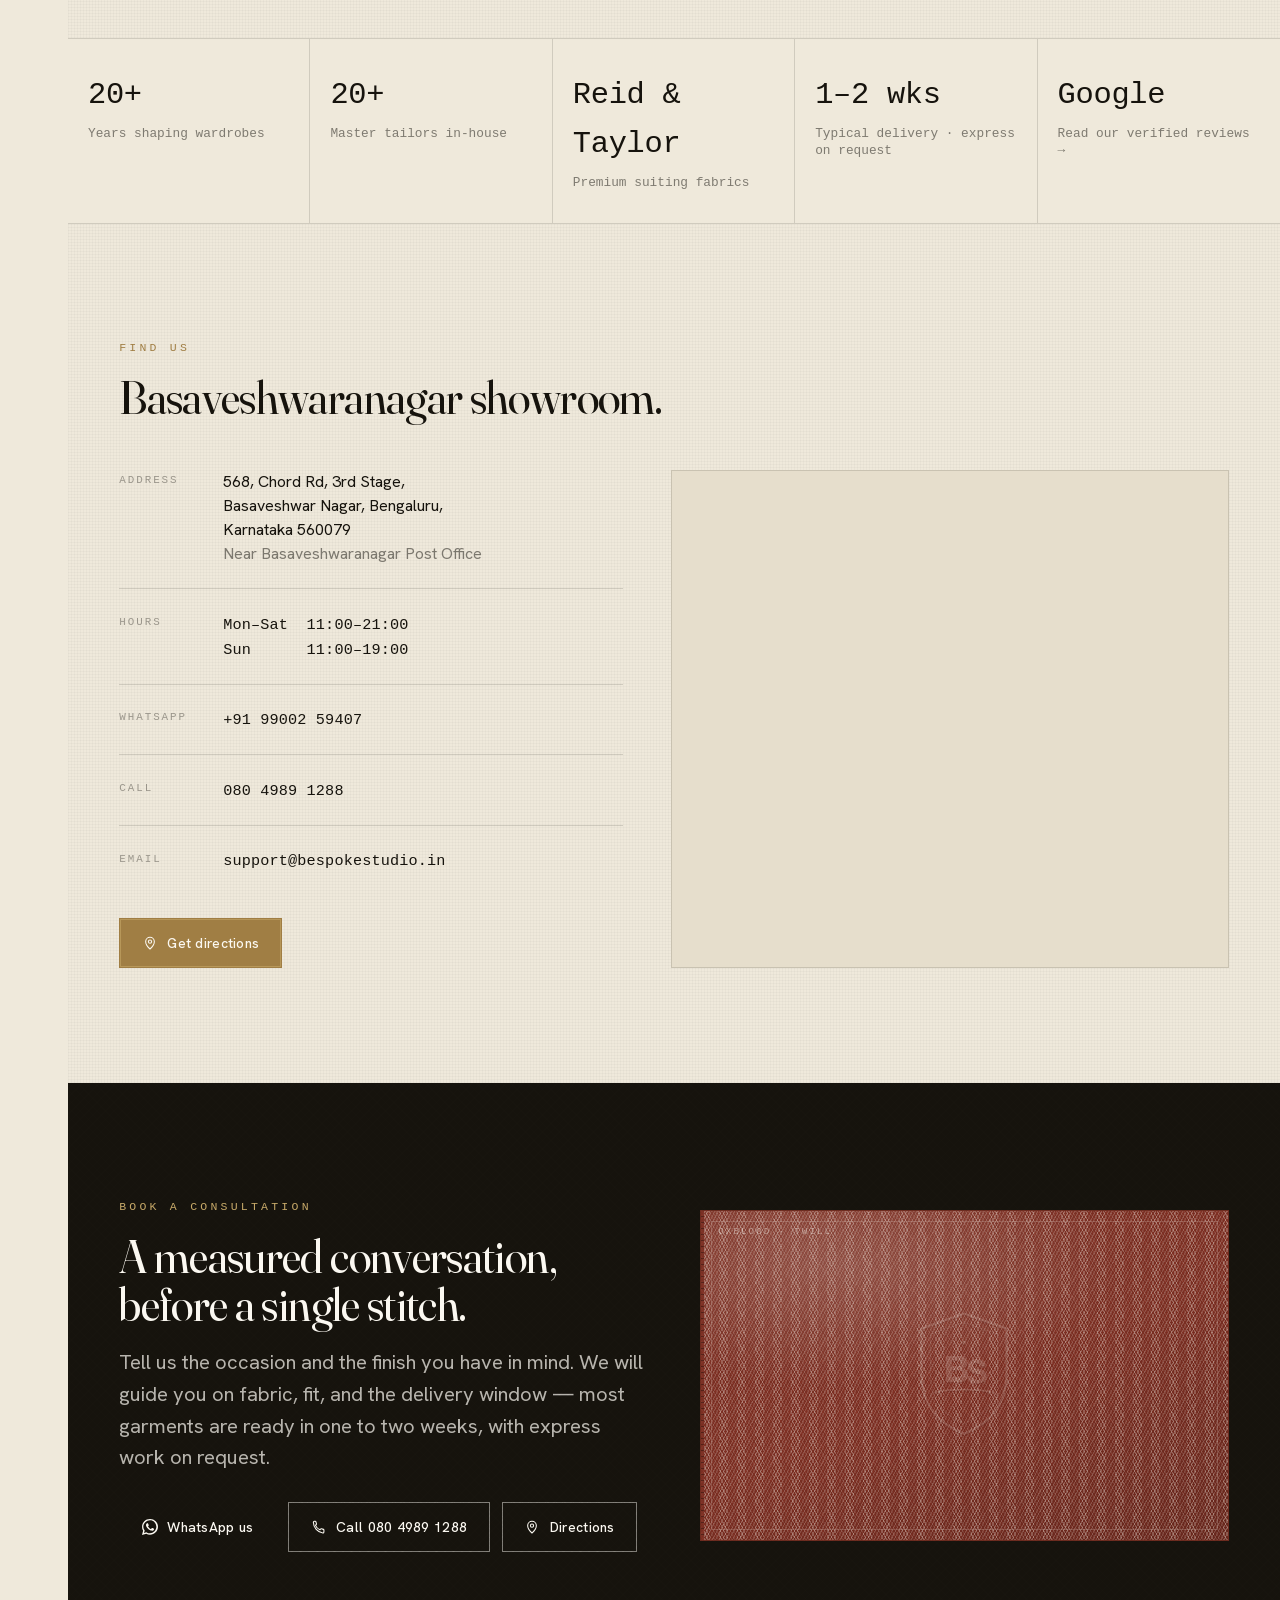
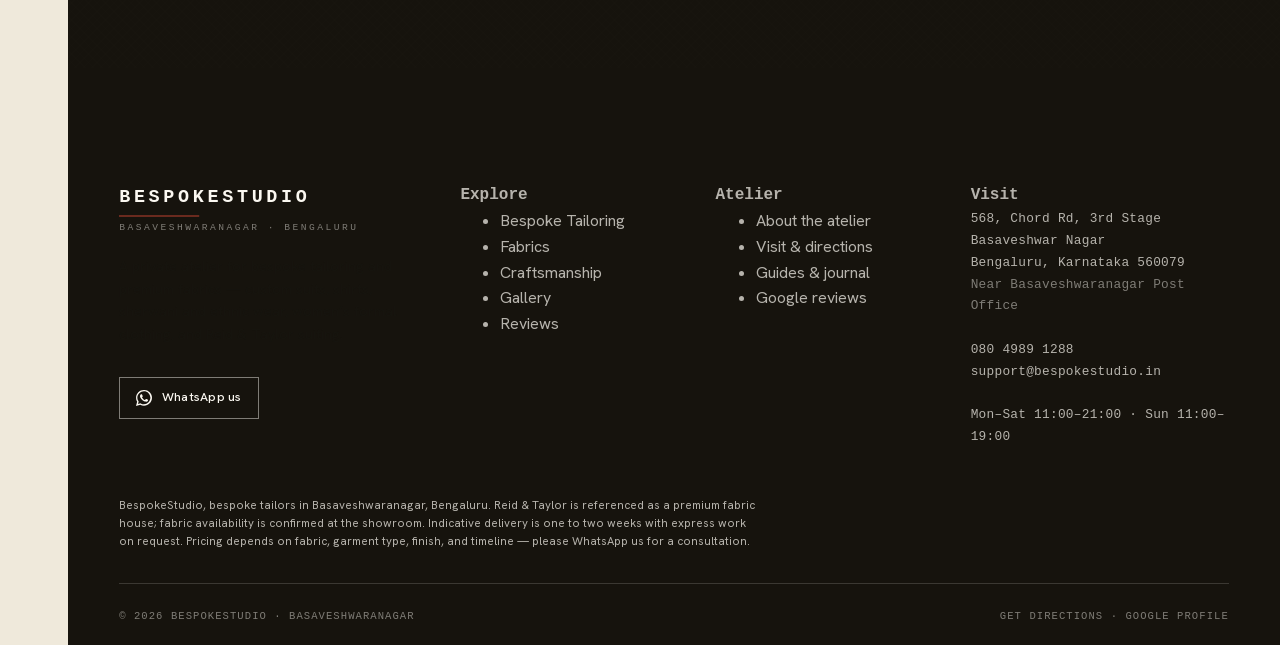
<file: about.html>
<!doctype html>
<html lang="en">
<head>
<meta charset="utf-8">
<meta name="viewport" content="width=device-width, initial-scale=1">
<script>document.documentElement.classList.add('js')</script>
<title>About — 20+ Years of Bespoke Tailoring in Basaveshwaranagar | BespokeStudio</title>
<meta name="description" content="BespokeStudio is a private bespoke tailoring atelier and Reid &amp; Taylor fabric showroom in Basaveshwaranagar, Bengaluru — 20+ years, 20+ craftsmen, one standard.">
<link rel="canonical" href="https://bespokestudio.co.in/about">
<meta name="theme-color" content="#17150F">
<meta name="format-detection" content="telephone=no">
<meta property="og:type" content="business.business">
<meta property="og:site_name" content="BespokeStudio">
<meta property="og:title" content="About — 20+ Years of Bespoke Tailoring in Basaveshwaranagar | BespokeStudio">
<meta property="og:description" content="BespokeStudio is a private bespoke tailoring atelier and Reid &amp; Taylor fabric showroom in Basaveshwaranagar, Bengaluru — 20+ years, 20+ craftsmen, one standard.">
<meta property="og:url" content="https://bespokestudio.co.in/about">
<meta property="og:image" content="https://bespokestudio.co.in/assets/img/og-cover.png">
<meta name="twitter:card" content="summary_large_image">
<link rel="icon" href="assets/img/favicon.svg" type="image/svg+xml">
<link rel="apple-touch-icon" href="assets/img/favicon.svg">
<link rel="preconnect" href="https://www.google.com">
<link rel="stylesheet" href="assets/css/site.css">
<script type="application/ld+json">
{
  "@context": "https://schema.org",
  "@graph": [
    {
      "@type": "ClothingStore",
      "@id": "https://bespokestudio.co.in/#business",
      "name": "BespokeStudio",
      "description": "Bespoke tailoring atelier and premium fabric showroom in Basaveshwaranagar, Bengaluru, working with Reid & Taylor and other fine suiting cloths.",
      "url": "https://bespokestudio.co.in/",
      "telephone": "+91-80-4989-1288",
      "email": "support@bespokestudio.in",
      "priceRange": "$$$",
      "image": "https://bespokestudio.co.in/assets/img/og-cover.png",
      "sameAs": [
        "https://share.google/eGm642nOUGeRKLQ7e"
      ],
      "address": {
        "@type": "PostalAddress",
        "streetAddress": "568, Chord Rd, 3rd Stage, Basaveshwar Nagar",
        "addressLocality": "Bengaluru",
        "addressRegion": "Karnataka",
        "postalCode": "560079",
        "addressCountry": "IN"
      },
      "geo": {
        "@type": "GeoCoordinates",
        "latitude": 12.9942605,
        "longitude": 77.5392937
      },
      "openingHoursSpecification": [
        {
          "@type": "OpeningHoursSpecification",
          "dayOfWeek": [
            "Monday",
            "Tuesday",
            "Wednesday",
            "Thursday",
            "Friday",
            "Saturday"
          ],
          "opens": "11:00",
          "closes": "21:00"
        },
        {
          "@type": "OpeningHoursSpecification",
          "dayOfWeek": "Sunday",
          "opens": "11:00",
          "closes": "19:00"
        }
      ],
      "areaServed": [
        "Basaveshwaranagar",
        "Rajajinagar",
        "Vijayanagar",
        "Malleshwaram",
        "Bengaluru"
      ],
      "hasOfferCatalog": {
        "@type": "OfferCatalog",
        "name": "Bespoke tailoring and premium fabrics",
        "itemListElement": [
          {
            "@type": "Offer",
            "itemOffered": {
              "@type": "Service",
              "name": "Men's bespoke suits"
            }
          },
          {
            "@type": "Offer",
            "itemOffered": {
              "@type": "Service",
              "name": "Custom shirts and trousers"
            }
          },
          {
            "@type": "Offer",
            "itemOffered": {
              "@type": "Service",
              "name": "Sherwani and ethnic wear tailoring"
            }
          },
          {
            "@type": "Offer",
            "itemOffered": {
              "@type": "Service",
              "name": "Women's formal bespoke clothing"
            }
          },
          {
            "@type": "Offer",
            "itemOffered": {
              "@type": "Service",
              "name": "Premium fabric consultation"
            }
          }
        ]
      }
    },
    {
      "@type": "BreadcrumbList",
      "itemListElement": [
        {
          "@type": "ListItem",
          "position": 1,
          "name": "Home",
          "item": "https://bespokestudio.co.in/"
        },
        {
          "@type": "ListItem",
          "position": 2,
          "name": "About",
          "item": "https://bespokestudio.co.in/about"
        }
      ]
    }
  ]
}
</script>
<!-- GA4: set GA4_ID in build.py to enable. Events buffer to dataLayer until then. -->

</head>
<body data-page="about" data-service="about">

<div class="spine" aria-hidden="true"><span class="spine__thread"></span><span class="spine__label">Est. Basaveshwaranagar</span></div>

<div class="util">
  <div class="wrap"><div class="util__row">
    <div class="util__hours"><span class="util__dot"></span><span>Mon–Sat 11:00–21:00 · Sun 11:00–19:00</span><span class="hide-s">&middot; Near Basaveshwaranagar Post Office</span></div>
    <div><a href="tel:+918049891288" data-evt="call_click" data-p-position="utilbar">080 4989 1288</a></div>
  </div></div>
</div>

<header class="site-header">
  <div class="wrap"><div class="header__row">
    <a class="brand" href="index.html" aria-label="BespokeStudio home">
      <span class="brand__mark">BespokeStudio</span>
      <span class="brand__place">Basaveshwaranagar &middot; Bengaluru</span>
    </a>
    <nav class="nav" aria-label="Primary"><a href="index.html">Home</a><a href="bespoke-tailoring.html">Bespoke Tailoring</a><a href="fabrics.html">Fabrics</a><a href="craftsmanship.html">Craftsmanship</a><a href="gallery.html">Gallery</a><a href="reviews.html">Reviews</a><a href="about.html" aria-current="page">About</a><a href="contact.html">Visit</a></nav>
    <div class="header__cta">
      <a class="btn btn--ghost btn--sm" href="tel:+918049891288" data-evt="call_click" data-p-position="header"><svg class="btn__ic" viewBox="0 0 24 24" fill="none" stroke="currentColor" stroke-width="1.6" stroke-linecap="round" stroke-linejoin="round" aria-hidden="true"><path d="M6.4 3.5c.4 0 .78.28.9.66l.92 3.05a1 1 0 01-.26 1.02L6.7 9.55a13 13 0 006.6 6.6l1.32-1.26a1 1 0 011.02-.26l3.05.92c.38.12.66.5.66.9v3.05a1.5 1.5 0 01-1.62 1.5A16.5 16.5 0 013.6 5.12 1.5 1.5 0 015.1 3.5z"/></svg> Call</a>
      <a class="btn btn--wa btn--sm" href="https://wa.me/919900259407?text=Hello%20BespokeStudio%2C%20I%20would%20like%20to%20enquire%20about%20a%20custom%20suit%20/%20bespoke%20outfit." data-evt="whatsapp_click" data-p-position="header" target="_blank" rel="noopener"><svg class="btn__ic" viewBox="0 0 24 24" fill="currentColor" aria-hidden="true"><path d="M17.5 14.4c-.3-.15-1.77-.87-2.04-.97-.27-.1-.47-.15-.67.15-.2.3-.77.97-.94 1.17-.17.2-.35.22-.65.07-.3-.15-1.26-.46-2.4-1.48-.89-.79-1.49-1.77-1.66-2.07-.17-.3-.02-.46.13-.61.13-.13.3-.35.45-.52.15-.17.2-.3.3-.5.1-.2.05-.37-.02-.52-.07-.15-.67-1.62-.92-2.22-.24-.58-.49-.5-.67-.51l-.57-.01c-.2 0-.52.07-.79.37-.27.3-1.04 1.02-1.04 2.48s1.07 2.88 1.22 3.08c.15.2 2.1 3.2 5.08 4.49.71.31 1.26.49 1.69.63.71.22 1.36.19 1.87.12.57-.09 1.77-.72 2.02-1.42.25-.7.25-1.3.17-1.42-.07-.12-.27-.2-.57-.35z"/><path d="M20.5 3.4A11.9 11.9 0 0012 0C5.4 0 .1 5.3.1 11.9c0 2.1.5 4.1 1.6 5.9L0 24l6.4-1.7c1.7.9 3.6 1.4 5.6 1.4h.01C18.6 23.7 24 18.4 24 11.8c0-3.2-1.2-6.2-3.5-8.4zM12 21.5h-.01a9.6 9.6 0 01-4.9-1.34l-.35-.2-3.7.97.99-3.6-.23-.37A9.55 9.55 0 012 11.9C2 6.4 6.5 1.9 12 1.9c2.6 0 5 1 6.8 2.8a9.5 9.5 0 012.8 6.7c0 5.5-4.5 10-9.6 10z"/></svg> WhatsApp</a>
      <button class="burger" aria-label="Open menu" aria-expanded="false" aria-controls="drawer"><span></span></button>
    </div>
  </div></div>
</header>

<div class="scrim" aria-hidden="true"></div>
<aside class="drawer" id="drawer" aria-label="Menu">
  <button class="drawer__close" aria-label="Close menu">Close &times;</button>
  <span class="eyebrow eyebrow--onink">BespokeStudio</span>
  <a href="index.html">Home</a><a href="bespoke-tailoring.html">Bespoke Tailoring</a><a href="fabrics.html">Fabrics</a><a href="craftsmanship.html">Craftsmanship</a><a href="gallery.html">Gallery</a><a href="reviews.html">Reviews</a><a href="about.html" aria-current="page">About</a><a href="contact.html">Visit</a>
  <div class="drawer__cta">
    <a class="btn btn--wa btn--block" href="https://wa.me/919900259407?text=Hello%20BespokeStudio%2C%20I%20would%20like%20to%20enquire%20about%20a%20custom%20suit%20/%20bespoke%20outfit." data-evt="whatsapp_click" data-p-position="drawer" target="_blank" rel="noopener"><svg class="btn__ic" viewBox="0 0 24 24" fill="currentColor" aria-hidden="true"><path d="M17.5 14.4c-.3-.15-1.77-.87-2.04-.97-.27-.1-.47-.15-.67.15-.2.3-.77.97-.94 1.17-.17.2-.35.22-.65.07-.3-.15-1.26-.46-2.4-1.48-.89-.79-1.49-1.77-1.66-2.07-.17-.3-.02-.46.13-.61.13-.13.3-.35.45-.52.15-.17.2-.3.3-.5.1-.2.05-.37-.02-.52-.07-.15-.67-1.62-.92-2.22-.24-.58-.49-.5-.67-.51l-.57-.01c-.2 0-.52.07-.79.37-.27.3-1.04 1.02-1.04 2.48s1.07 2.88 1.22 3.08c.15.2 2.1 3.2 5.08 4.49.71.31 1.26.49 1.69.63.71.22 1.36.19 1.87.12.57-.09 1.77-.72 2.02-1.42.25-.7.25-1.3.17-1.42-.07-.12-.27-.2-.57-.35z"/><path d="M20.5 3.4A11.9 11.9 0 0012 0C5.4 0 .1 5.3.1 11.9c0 2.1.5 4.1 1.6 5.9L0 24l6.4-1.7c1.7.9 3.6 1.4 5.6 1.4h.01C18.6 23.7 24 18.4 24 11.8c0-3.2-1.2-6.2-3.5-8.4zM12 21.5h-.01a9.6 9.6 0 01-4.9-1.34l-.35-.2-3.7.97.99-3.6-.23-.37A9.55 9.55 0 012 11.9C2 6.4 6.5 1.9 12 1.9c2.6 0 5 1 6.8 2.8a9.5 9.5 0 012.8 6.7c0 5.5-4.5 10-9.6 10z"/></svg> WhatsApp us</a>
    <a class="btn btn--onink btn--block" href="tel:+918049891288" data-evt="call_click" data-p-position="drawer"><svg class="btn__ic" viewBox="0 0 24 24" fill="none" stroke="currentColor" stroke-width="1.6" stroke-linecap="round" stroke-linejoin="round" aria-hidden="true"><path d="M6.4 3.5c.4 0 .78.28.9.66l.92 3.05a1 1 0 01-.26 1.02L6.7 9.55a13 13 0 006.6 6.6l1.32-1.26a1 1 0 011.02-.26l3.05.92c.38.12.66.5.66.9v3.05a1.5 1.5 0 01-1.62 1.5A16.5 16.5 0 013.6 5.12 1.5 1.5 0 015.1 3.5z"/></svg> Call 080 4989 1288</a>
  </div>
</aside>
<main id="main">

<section class="phero">
  <div class="wrap">
    <nav class="phero__crumb" aria-label="Breadcrumb"><a href="index.html">Home</a> &nbsp;/&nbsp; About</nav>
    <h1 class="reveal">A private atelier in Basaveshwaranagar</h1>
    <p class="lede reveal">Twenty years of dressing Basaveshwaranagar, more than twenty craftsmen at the bench, and a fabric wall anchored by Reid & Taylor. A private atelier, run on trust.</p>
  </div>
</section>
<section class="section section--char weave">
  <div class="wrap">
    <div class="split split--flip">
      <div class="split__media reveal"><figure class="swatch swatch--midnight" style="--ratio:4 / 3" role="img" aria-label="The craftsmen — dignified portrait"><span class="swatch__weave" aria-hidden="true"></span><span class="swatch__edge" aria-hidden="true"></span><svg class="crest swatch__crest" aria-hidden="true" viewBox="0 0 100 118" role="img" aria-labelledby="crestT" xmlns="http://www.w3.org/2000/svg" fill="none"><title id="crestT">BespokeStudio</title><path d="M50 4 88 17.5v40.5c0 30-18.5 45.5-38 53.5C30.5 103.5 12 88 12 58V17.5L50 4Z" stroke="currentColor" stroke-width="2" stroke-linejoin="round"/><path d="M50 12 80 22.5v35.5c0 25-14.5 38-30 44.5C34.5 96 20 83 20 58V22.5L50 12Z" stroke="currentColor" stroke-width="1" stroke-linejoin="round" opacity=".5"/><g fill="currentColor"><path d="M34 42h11.4c4.4 0 7.3 2.2 7.3 5.9 0 2.6-1.6 4.4-3.9 5.1 2.9.5 4.9 2.6 4.9 5.7 0 4.1-3.1 6.6-8 6.6H34V42Zm10.4 9.4c2 0 3.2-1.1 3.2-2.8 0-1.7-1.2-2.6-3.3-2.6h-5.2v5.4h5.3Zm.5 9.3c2.2 0 3.5-1.1 3.5-3 0-1.9-1.4-2.9-3.6-2.9h-5.7v5.9h5.8Z"/><path d="M56.7 59.6c.2 2.4 2.1 3.9 5 3.9 2.5 0 4.1-1.1 4.1-2.8 0-1.5-1-2.2-3.8-2.8l-2.5-.6c-4.1-.9-6-2.9-6-6 0-3.9 3.2-6.4 7.9-6.4 4.9 0 7.8 2.4 8 6.4h-4.7c-.2-2-1.5-3-3.4-3-1.9 0-3.2.9-3.2 2.4 0 1.3 1 2 3.4 2.6l2.6.6c4.3.9 6.2 2.7 6.2 6 0 4.1-3.3 6.7-8.7 6.7-5.3 0-8.6-2.5-8.8-6.6l3.9-.4Z"/></g><path d="M27 74c9-2.6 37-2.6 46 0" stroke="currentColor" stroke-width="1.6" stroke-linecap="round"/><path d="M24.4 74c-2.4.7-4 2.4-4.4 4.7M75.6 74c2.4.7 4 2.4 4.4 4.7" stroke="currentColor" stroke-width="1.4" stroke-linecap="round" opacity=".7"/><circle cx="50" cy="30" r="1.6" fill="currentColor"/></svg><span class="swatch__tag">MIDNIGHT · 12OZ</span></figure></div>
      <div class="split__body reveal">
        <span class="eyebrow eyebrow--onink">Trust as heritage</span>
        <h2 class="section-title">Two decades, one standard.</h2>
        <p class="lede">For more than twenty years we have made clothing for the people of West Bengaluru — executives building a wardrobe, families dressing for a wedding, and customers who simply want something that fits properly and lasts.</p>
        <p>The work is done by a team of more than twenty craftsmen, in-house, where we can hold every garment to the same standard. We keep the room quiet, the advice honest, and the finish sharp.</p>
      </div>
    </div>
  </div>
</section>
<section class="section section--paper">
  <div class="wrap">
    <div class="sec-head reveal"><span class="eyebrow">What we stand for</span><h2 class="section-title">Fit, fabric, and workmanship — in that order.</h2></div>
    <div class="cols-3 mt-3">
      <div class="reveal"><h3>Fit as authority</h3><p class="mt-1">Clothing should sharpen posture, proportion, and presence. A good fit does more for how you look than any label.</p></div>
      <div class="reveal"><h3>Fabric as proof</h3><p class="mt-1">Premium Reid &amp; Taylor suiting, wool, cotton, silk, linen, and refined blends — chosen for how they fall and wear.</p></div>
      <div class="reveal"><h3>Workmanship as discipline</h3><p class="mt-1">Careful cutting, stitching, fitting, and finishing — without claiming handwork we don&rsquo;t offer.</p></div>
    </div>
  </div>
</section><section class="trust"><div class="trust__grid"><div class="trust__cell"><div class="trust__n">20+</div><div class="trust__k">Years shaping wardrobes</div></div><div class="trust__cell"><div class="trust__n">20+</div><div class="trust__k">Master tailors in-house</div></div><div class="trust__cell"><div class="trust__n">Reid &amp; Taylor</div><div class="trust__k">Premium suiting fabrics</div></div><div class="trust__cell"><div class="trust__n">1&ndash;2 wks</div><div class="trust__k">Typical delivery &middot; express on request</div></div><div class="trust__cell"><a href="https://share.google/eGm642nOUGeRKLQ7e" data-evt="direction_click" data-p-section="trust" target="_blank" rel="noopener" style="display:block"><div class="trust__n">Google</div><div class="trust__k">Read our verified reviews &rarr;</div></a></div></div></section>
<section class="section section--paper" id="visit">
  <div class="wrap">
    <div class="sec-head reveal"><span class="eyebrow">Find us</span><h2 class="section-title">Basaveshwaranagar showroom.</h2></div>
    <div class="contact-grid mt-3">
      <div class="nap reveal">
        <div class="nap__row"><div class="nap__k">Address</div><div class="nap__v">568, Chord Rd, 3rd Stage,<br>Basaveshwar Nagar, Bengaluru,<br>Karnataka 560079<br><span style="color:var(--ink-52)">Near Basaveshwaranagar Post Office</span></div></div>
        <div class="nap__row"><div class="nap__k">Hours</div><div class="nap__v"><span class="data">Mon&ndash;Sat &nbsp;11:00&ndash;21:00</span><br><span class="data">Sun &nbsp;&nbsp;&nbsp;&nbsp;&nbsp;11:00&ndash;19:00</span></div></div>
        <div class="nap__row"><div class="nap__k">WhatsApp</div><div class="nap__v"><a href="https://wa.me/919900259407?text=Hello%20BespokeStudio%2C%20I%20would%20like%20to%20enquire%20about%20a%20custom%20suit%20/%20bespoke%20outfit." data-evt="whatsapp_click" data-p-position="location" target="_blank" rel="noopener" class="data">+91 99002 59407</a></div></div>
        <div class="nap__row"><div class="nap__k">Call</div><div class="nap__v"><a href="tel:+918049891288" data-evt="call_click" data-p-position="location" class="data">080 4989 1288</a></div></div>
        <div class="nap__row" style="border-bottom:0"><div class="nap__k">Email</div><div class="nap__v"><a href="mailto:support@bespokestudio.in" data-evt="email_click" data-p-position="location" class="data">support@bespokestudio.in</a></div></div>
        <div class="cta-row"><a class="btn btn--brass" href="https://www.google.com/maps/dir/?api=1&destination=12.9942605%2C77.5392937" data-evt="direction_click" data-p-section="location" target="_blank" rel="noopener"><svg class="btn__ic" viewBox="0 0 24 24" fill="none" stroke="currentColor" stroke-width="1.6" stroke-linecap="round" stroke-linejoin="round" aria-hidden="true"><path d="M12 21s6.5-5.8 6.5-11a6.5 6.5 0 10-13 0C5.5 15.2 12 21 12 21z"/><circle cx="12" cy="10" r="2.4"/></svg> Get directions</a></div>
      </div>
      <div class="map-embed reveal" data-map="https://www.google.com/maps?q=12.9942605%2C77.5392937&output=embed&z=17" aria-label="Map showing BespokeStudio in Basaveshwaranagar"></div>
    </div>
  </div>
</section>
<section class="section section--ink weave">
  <div class="wrap">
    <div class="split">
      <div class="split__body reveal">
        <span class="eyebrow eyebrow--onink">Book a consultation</span>
        <h2 class="section-title">A measured conversation, before a single stitch.</h2>
        <p class="lede">Tell us the occasion and the finish you have in mind. We will guide you on fabric, fit, and the delivery window — most garments are ready in one to two weeks, with express work on request.</p>
        <div class="cta-row"><a class="btn btn--wa" href="https://wa.me/919900259407?text=Hello%20BespokeStudio%2C%20I%20would%20like%20to%20book%20a%20wardrobe%20consultation." data-evt="whatsapp_click" data-p-position="section" target="_blank" rel="noopener"><svg class="btn__ic" viewBox="0 0 24 24" fill="currentColor" aria-hidden="true"><path d="M17.5 14.4c-.3-.15-1.77-.87-2.04-.97-.27-.1-.47-.15-.67.15-.2.3-.77.97-.94 1.17-.17.2-.35.22-.65.07-.3-.15-1.26-.46-2.4-1.48-.89-.79-1.49-1.77-1.66-2.07-.17-.3-.02-.46.13-.61.13-.13.3-.35.45-.52.15-.17.2-.3.3-.5.1-.2.05-.37-.02-.52-.07-.15-.67-1.62-.92-2.22-.24-.58-.49-.5-.67-.51l-.57-.01c-.2 0-.52.07-.79.37-.27.3-1.04 1.02-1.04 2.48s1.07 2.88 1.22 3.08c.15.2 2.1 3.2 5.08 4.49.71.31 1.26.49 1.69.63.71.22 1.36.19 1.87.12.57-.09 1.77-.72 2.02-1.42.25-.7.25-1.3.17-1.42-.07-.12-.27-.2-.57-.35z"/><path d="M20.5 3.4A11.9 11.9 0 0012 0C5.4 0 .1 5.3.1 11.9c0 2.1.5 4.1 1.6 5.9L0 24l6.4-1.7c1.7.9 3.6 1.4 5.6 1.4h.01C18.6 23.7 24 18.4 24 11.8c0-3.2-1.2-6.2-3.5-8.4zM12 21.5h-.01a9.6 9.6 0 01-4.9-1.34l-.35-.2-3.7.97.99-3.6-.23-.37A9.55 9.55 0 012 11.9C2 6.4 6.5 1.9 12 1.9c2.6 0 5 1 6.8 2.8a9.5 9.5 0 012.8 6.7c0 5.5-4.5 10-9.6 10z"/></svg> WhatsApp us</a><a class="btn btn--onink" href="tel:+918049891288" data-evt="call_click" data-p-position="section"><svg class="btn__ic" viewBox="0 0 24 24" fill="none" stroke="currentColor" stroke-width="1.6" stroke-linecap="round" stroke-linejoin="round" aria-hidden="true"><path d="M6.4 3.5c.4 0 .78.28.9.66l.92 3.05a1 1 0 01-.26 1.02L6.7 9.55a13 13 0 006.6 6.6l1.32-1.26a1 1 0 011.02-.26l3.05.92c.38.12.66.5.66.9v3.05a1.5 1.5 0 01-1.62 1.5A16.5 16.5 0 013.6 5.12 1.5 1.5 0 015.1 3.5z"/></svg> Call 080 4989 1288</a><a class="btn btn--onink" href="https://www.google.com/maps/dir/?api=1&destination=12.9942605%2C77.5392937" data-evt="direction_click" data-p-position="section" target="_blank" rel="noopener"><svg class="btn__ic" viewBox="0 0 24 24" fill="none" stroke="currentColor" stroke-width="1.6" stroke-linecap="round" stroke-linejoin="round" aria-hidden="true"><path d="M12 21s6.5-5.8 6.5-11a6.5 6.5 0 10-13 0C5.5 15.2 12 21 12 21z"/><circle cx="12" cy="10" r="2.4"/></svg> Directions</a></div>
      </div>
      <div class="split__media reveal">
        <figure class="swatch swatch--oxblood" style="--ratio:16 / 10" role="img" aria-label="Consultation table — fabric bunch &amp; measure card"><span class="swatch__weave" aria-hidden="true"></span><span class="swatch__edge" aria-hidden="true"></span><svg class="crest swatch__crest" aria-hidden="true" viewBox="0 0 100 118" role="img" aria-labelledby="crestT" xmlns="http://www.w3.org/2000/svg" fill="none"><title id="crestT">BespokeStudio</title><path d="M50 4 88 17.5v40.5c0 30-18.5 45.5-38 53.5C30.5 103.5 12 88 12 58V17.5L50 4Z" stroke="currentColor" stroke-width="2" stroke-linejoin="round"/><path d="M50 12 80 22.5v35.5c0 25-14.5 38-30 44.5C34.5 96 20 83 20 58V22.5L50 12Z" stroke="currentColor" stroke-width="1" stroke-linejoin="round" opacity=".5"/><g fill="currentColor"><path d="M34 42h11.4c4.4 0 7.3 2.2 7.3 5.9 0 2.6-1.6 4.4-3.9 5.1 2.9.5 4.9 2.6 4.9 5.7 0 4.1-3.1 6.6-8 6.6H34V42Zm10.4 9.4c2 0 3.2-1.1 3.2-2.8 0-1.7-1.2-2.6-3.3-2.6h-5.2v5.4h5.3Zm.5 9.3c2.2 0 3.5-1.1 3.5-3 0-1.9-1.4-2.9-3.6-2.9h-5.7v5.9h5.8Z"/><path d="M56.7 59.6c.2 2.4 2.1 3.9 5 3.9 2.5 0 4.1-1.1 4.1-2.8 0-1.5-1-2.2-3.8-2.8l-2.5-.6c-4.1-.9-6-2.9-6-6 0-3.9 3.2-6.4 7.9-6.4 4.9 0 7.8 2.4 8 6.4h-4.7c-.2-2-1.5-3-3.4-3-1.9 0-3.2.9-3.2 2.4 0 1.3 1 2 3.4 2.6l2.6.6c4.3.9 6.2 2.7 6.2 6 0 4.1-3.3 6.7-8.7 6.7-5.3 0-8.6-2.5-8.8-6.6l3.9-.4Z"/></g><path d="M27 74c9-2.6 37-2.6 46 0" stroke="currentColor" stroke-width="1.6" stroke-linecap="round"/><path d="M24.4 74c-2.4.7-4 2.4-4.4 4.7M75.6 74c2.4.7 4 2.4 4.4 4.7" stroke="currentColor" stroke-width="1.4" stroke-linecap="round" opacity=".7"/><circle cx="50" cy="30" r="1.6" fill="currentColor"/></svg><span class="swatch__tag">OXBLOOD · TWILL</span></figure>
      </div>
    </div>
  </div>
</section>
</main>

<footer class="site-footer">
  <div class="wrap">
    <div class="footer__grid">
      <div class="footer__brand">
        <span class="brand__mark">BespokeStudio</span>
        <span class="brand__place">Basaveshwaranagar &middot; Bengaluru</span>
        <p>A private atelier for bespoke tailoring and premium fabrics — custom suits, shirts, sherwani and ethnic wear, women&rsquo;s formal clothing, and Reid &amp; Taylor suiting.</p>
        <div class="cta-row mt-2">
          <a class="btn btn--onink btn--sm" href="https://wa.me/919900259407?text=Hello%20BespokeStudio%2C%20I%20would%20like%20to%20enquire%20about%20a%20custom%20suit%20/%20bespoke%20outfit." data-evt="whatsapp_click" data-p-position="footer" target="_blank" rel="noopener"><svg class="btn__ic" viewBox="0 0 24 24" fill="currentColor" aria-hidden="true"><path d="M17.5 14.4c-.3-.15-1.77-.87-2.04-.97-.27-.1-.47-.15-.67.15-.2.3-.77.97-.94 1.17-.17.2-.35.22-.65.07-.3-.15-1.26-.46-2.4-1.48-.89-.79-1.49-1.77-1.66-2.07-.17-.3-.02-.46.13-.61.13-.13.3-.35.45-.52.15-.17.2-.3.3-.5.1-.2.05-.37-.02-.52-.07-.15-.67-1.62-.92-2.22-.24-.58-.49-.5-.67-.51l-.57-.01c-.2 0-.52.07-.79.37-.27.3-1.04 1.02-1.04 2.48s1.07 2.88 1.22 3.08c.15.2 2.1 3.2 5.08 4.49.71.31 1.26.49 1.69.63.71.22 1.36.19 1.87.12.57-.09 1.77-.72 2.02-1.42.25-.7.25-1.3.17-1.42-.07-.12-.27-.2-.57-.35z"/><path d="M20.5 3.4A11.9 11.9 0 0012 0C5.4 0 .1 5.3.1 11.9c0 2.1.5 4.1 1.6 5.9L0 24l6.4-1.7c1.7.9 3.6 1.4 5.6 1.4h.01C18.6 23.7 24 18.4 24 11.8c0-3.2-1.2-6.2-3.5-8.4zM12 21.5h-.01a9.6 9.6 0 01-4.9-1.34l-.35-.2-3.7.97.99-3.6-.23-.37A9.55 9.55 0 012 11.9C2 6.4 6.5 1.9 12 1.9c2.6 0 5 1 6.8 2.8a9.5 9.5 0 012.8 6.7c0 5.5-4.5 10-9.6 10z"/></svg> WhatsApp us</a>
        </div>
      </div>
      <div class="footer__col"><h4>Explore</h4><ul><li><a href="bespoke-tailoring.html">Bespoke Tailoring</a></li><li><a href="fabrics.html">Fabrics</a></li><li><a href="craftsmanship.html">Craftsmanship</a></li><li><a href="gallery.html">Gallery</a></li><li><a href="reviews.html">Reviews</a></li></ul></div>
      <div class="footer__col"><h4>Atelier</h4><ul><li><a href="about.html">About the atelier</a></li><li><a href="contact.html">Visit &amp; directions</a></li><li><a href="guides.html">Guides &amp; journal</a></li><li><a href="reviews.html">Google reviews</a></li></ul></div>
      <div class="footer__col">
        <h4>Visit</h4>
        <address class="footer__data" style="font-style:normal">
          568, Chord Rd, 3rd Stage<br>Basaveshwar Nagar<br>Bengaluru, Karnataka 560079<br>
          <span style="color:var(--chalk-46)">Near Basaveshwaranagar Post Office</span><br><br>
          <a href="tel:+918049891288" data-evt="call_click" data-p-position="footer">080 4989 1288</a><br>
          <a href="mailto:support@bespokestudio.in" data-evt="email_click" data-p-position="footer">support@bespokestudio.in</a><br><br>
          Mon–Sat 11:00–21:00 · Sun 11:00–19:00
        </address>
      </div>
    </div>
    <p class="footer__note">BespokeStudio, bespoke tailors in Basaveshwaranagar, Bengaluru. Reid &amp; Taylor is referenced as a premium fabric house; fabric availability is confirmed at the showroom. Indicative delivery is one to two weeks with express work on request. Pricing depends on fabric, garment type, finish, and timeline — please WhatsApp us for a consultation.</p>
    <div class="footer__bar">
      <span>&copy; <span data-year>2026</span> BespokeStudio &middot; Basaveshwaranagar</span>
      <span><a href="https://www.google.com/maps/dir/?api=1&destination=12.9942605%2C77.5392937" data-evt="direction_click" data-p-position="footer" target="_blank" rel="noopener">Get directions</a> &middot; <a href="https://share.google/eGm642nOUGeRKLQ7e" target="_blank" rel="noopener">Google profile</a></span>
    </div>
  </div>
</footer>
<script src="assets/js/site.js" defer></script>

<nav class="dock" aria-label="Quick contact">
  <a class="dock--wa" href="https://wa.me/919900259407?text=Hello%20BespokeStudio%2C%20I%20would%20like%20to%20enquire%20about%20a%20custom%20suit%20/%20bespoke%20outfit." data-evt="whatsapp_click" data-p-position="dock" target="_blank" rel="noopener"><svg class="btn__ic" viewBox="0 0 24 24" fill="currentColor" aria-hidden="true"><path d="M17.5 14.4c-.3-.15-1.77-.87-2.04-.97-.27-.1-.47-.15-.67.15-.2.3-.77.97-.94 1.17-.17.2-.35.22-.65.07-.3-.15-1.26-.46-2.4-1.48-.89-.79-1.49-1.77-1.66-2.07-.17-.3-.02-.46.13-.61.13-.13.3-.35.45-.52.15-.17.2-.3.3-.5.1-.2.05-.37-.02-.52-.07-.15-.67-1.62-.92-2.22-.24-.58-.49-.5-.67-.51l-.57-.01c-.2 0-.52.07-.79.37-.27.3-1.04 1.02-1.04 2.48s1.07 2.88 1.22 3.08c.15.2 2.1 3.2 5.08 4.49.71.31 1.26.49 1.69.63.71.22 1.36.19 1.87.12.57-.09 1.77-.72 2.02-1.42.25-.7.25-1.3.17-1.42-.07-.12-.27-.2-.57-.35z"/><path d="M20.5 3.4A11.9 11.9 0 0012 0C5.4 0 .1 5.3.1 11.9c0 2.1.5 4.1 1.6 5.9L0 24l6.4-1.7c1.7.9 3.6 1.4 5.6 1.4h.01C18.6 23.7 24 18.4 24 11.8c0-3.2-1.2-6.2-3.5-8.4zM12 21.5h-.01a9.6 9.6 0 01-4.9-1.34l-.35-.2-3.7.97.99-3.6-.23-.37A9.55 9.55 0 012 11.9C2 6.4 6.5 1.9 12 1.9c2.6 0 5 1 6.8 2.8a9.5 9.5 0 012.8 6.7c0 5.5-4.5 10-9.6 10z"/></svg> WhatsApp</a>
  <a href="tel:+918049891288" data-evt="call_click" data-p-position="dock"><svg class="btn__ic" viewBox="0 0 24 24" fill="none" stroke="currentColor" stroke-width="1.6" stroke-linecap="round" stroke-linejoin="round" aria-hidden="true"><path d="M6.4 3.5c.4 0 .78.28.9.66l.92 3.05a1 1 0 01-.26 1.02L6.7 9.55a13 13 0 006.6 6.6l1.32-1.26a1 1 0 011.02-.26l3.05.92c.38.12.66.5.66.9v3.05a1.5 1.5 0 01-1.62 1.5A16.5 16.5 0 013.6 5.12 1.5 1.5 0 015.1 3.5z"/></svg> Call</a>
  <a href="https://www.google.com/maps/dir/?api=1&destination=12.9942605%2C77.5392937" data-evt="direction_click" data-p-position="dock" target="_blank" rel="noopener"><svg class="btn__ic" viewBox="0 0 24 24" fill="none" stroke="currentColor" stroke-width="1.6" stroke-linecap="round" stroke-linejoin="round" aria-hidden="true"><path d="M12 21s6.5-5.8 6.5-11a6.5 6.5 0 10-13 0C5.5 15.2 12 21 12 21z"/><circle cx="12" cy="10" r="2.4"/></svg> Directions</a>
</nav>
</body>
</html>
</file>
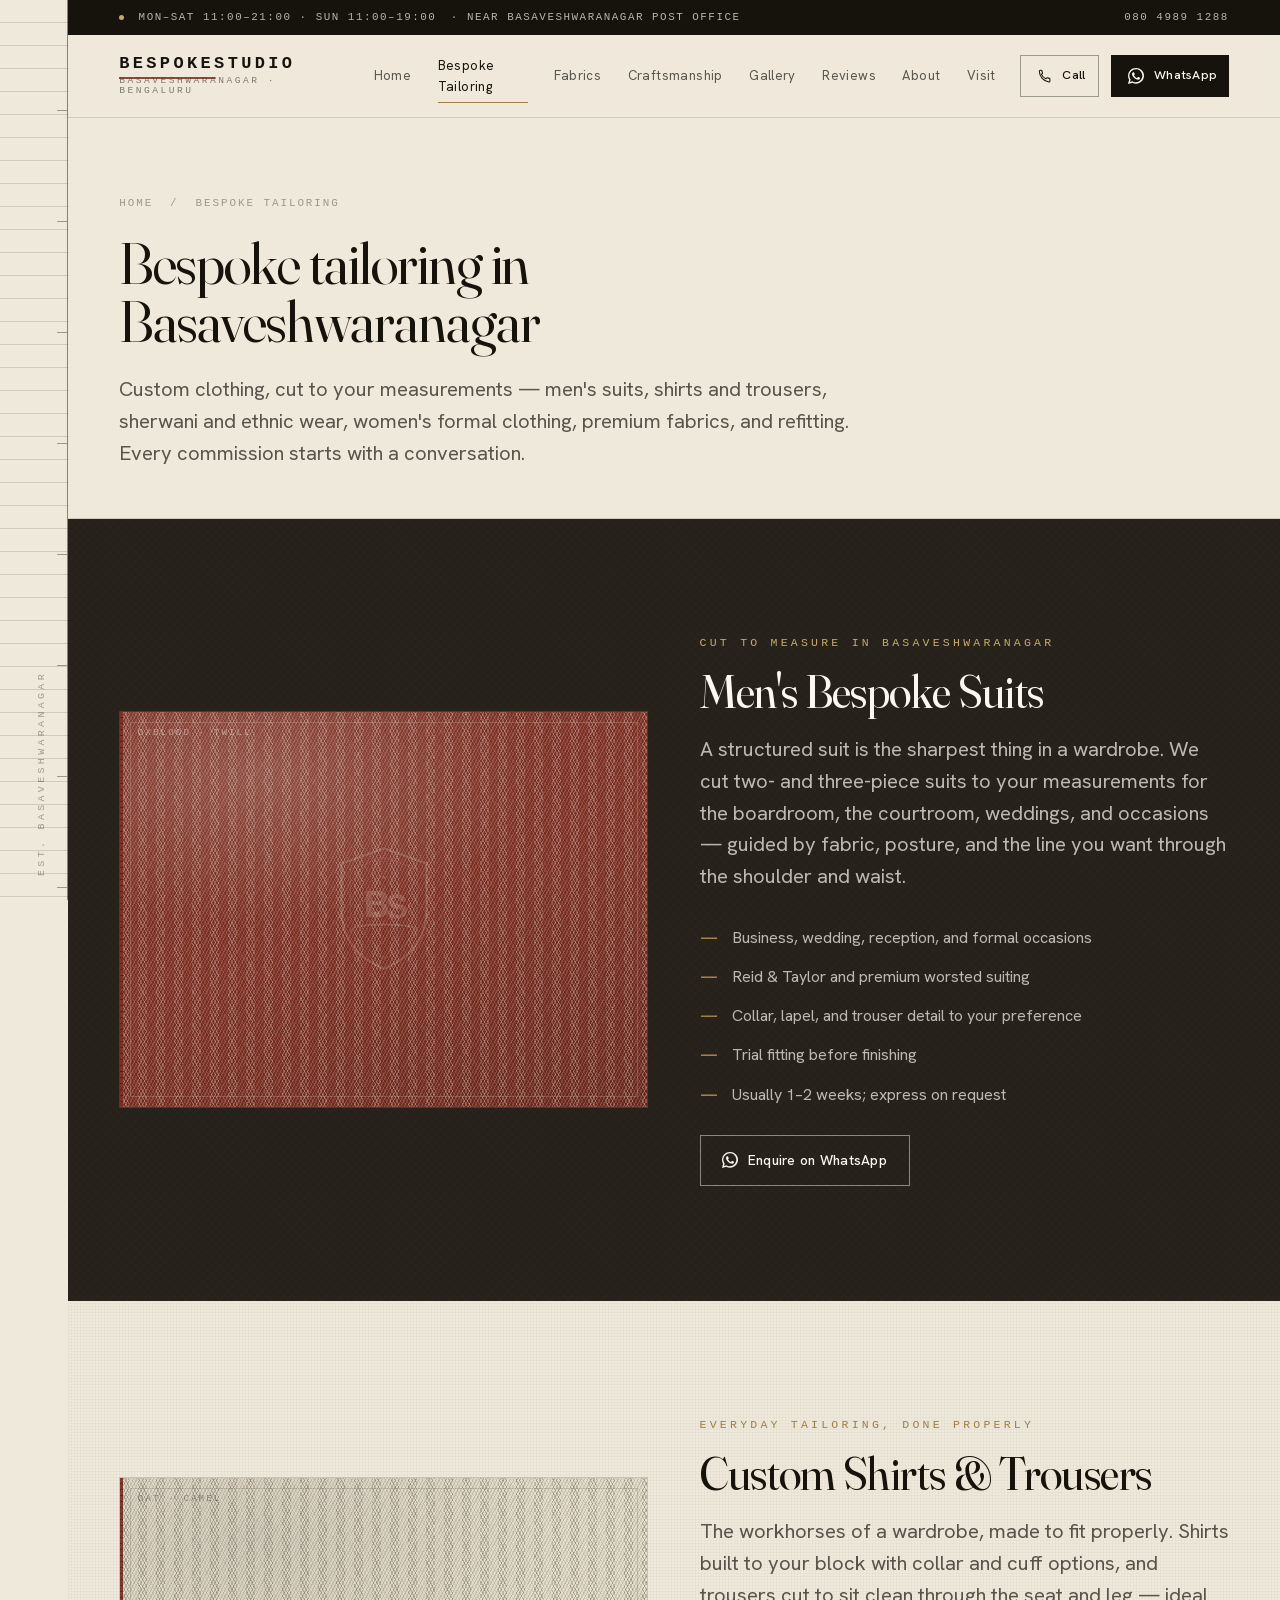
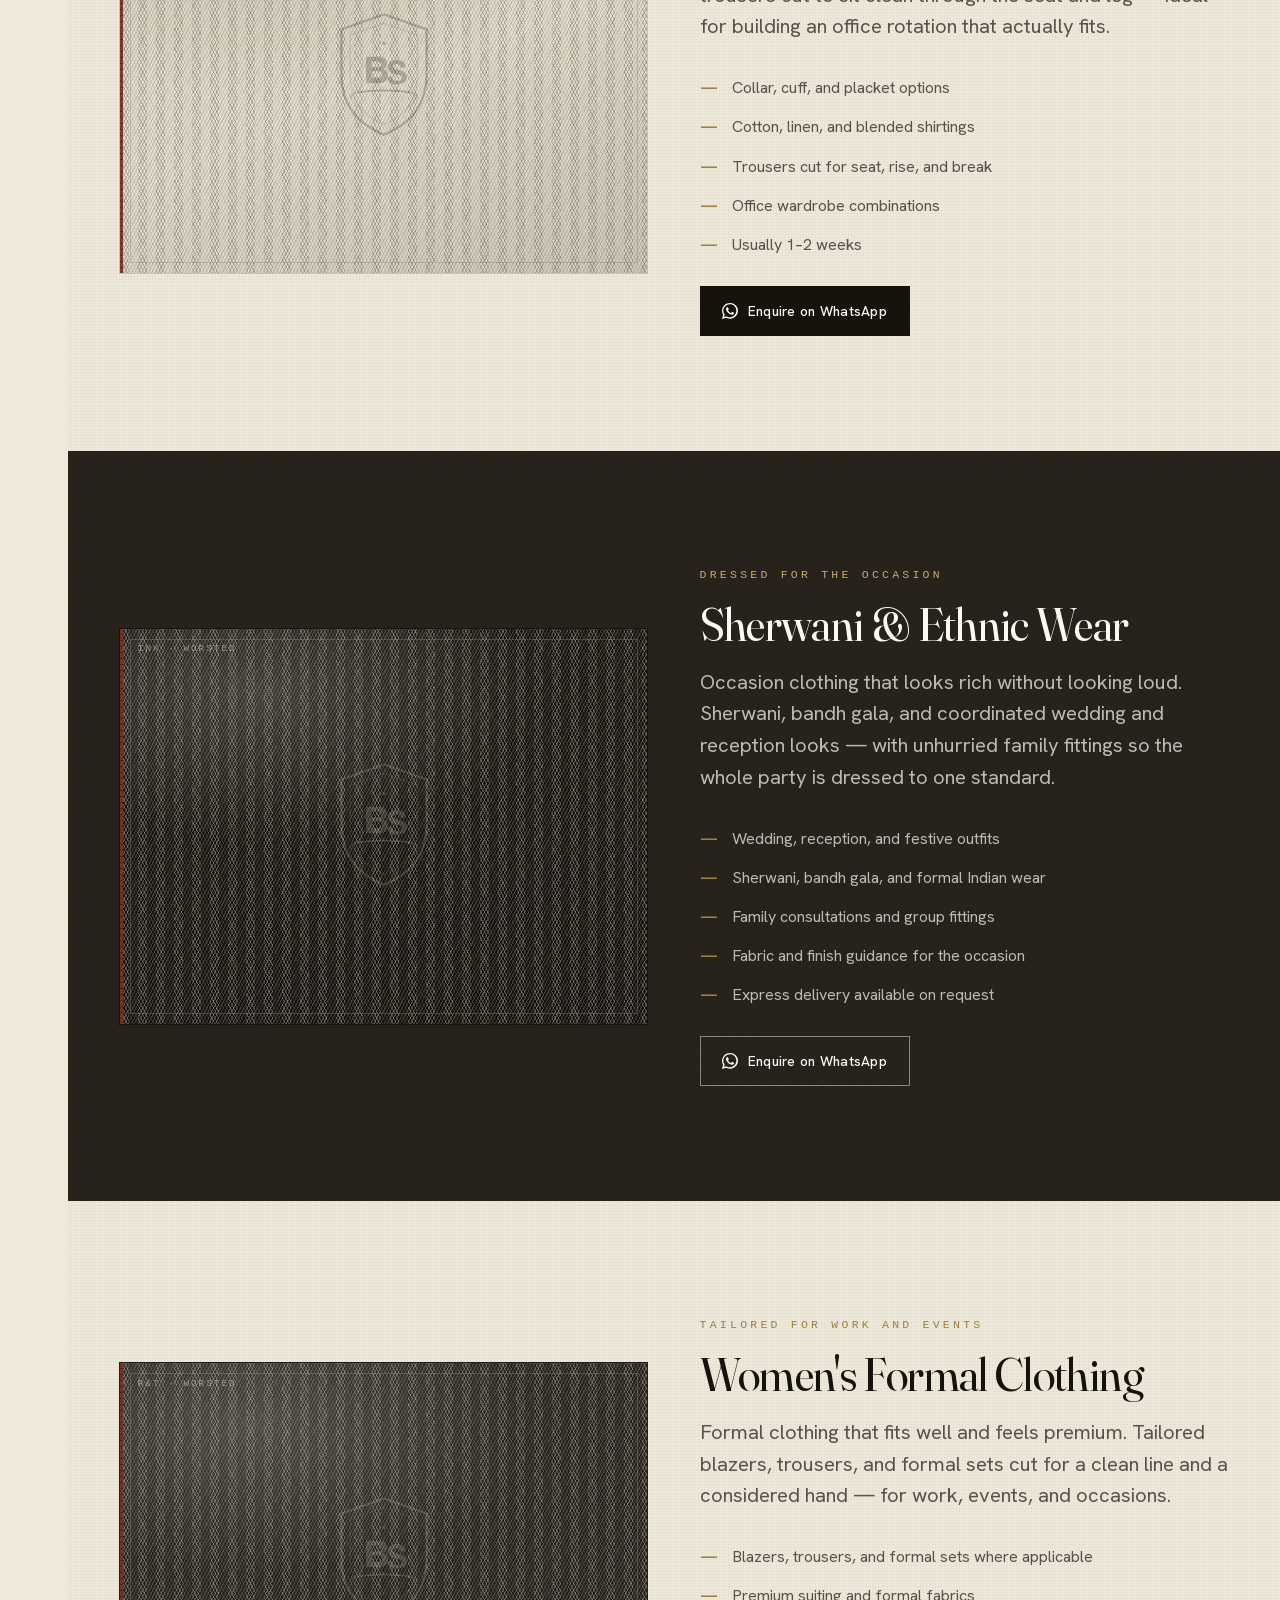
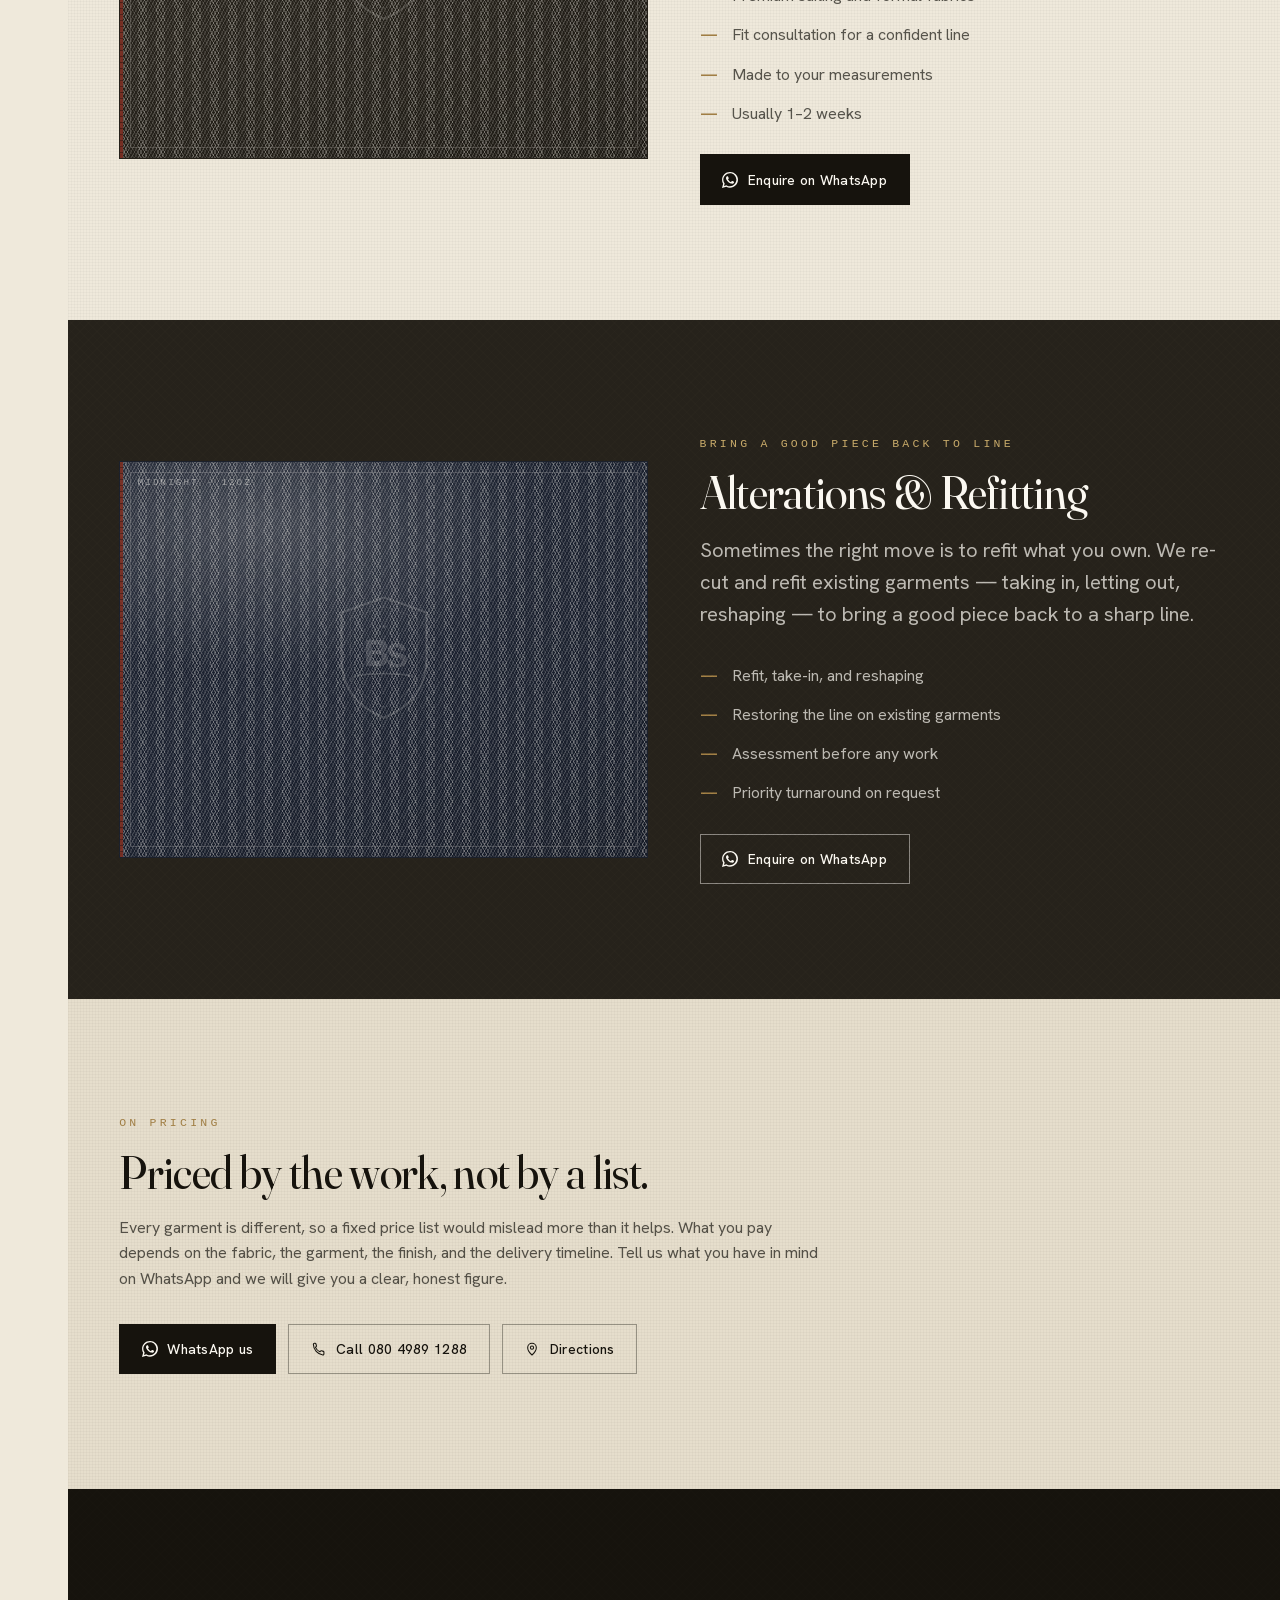
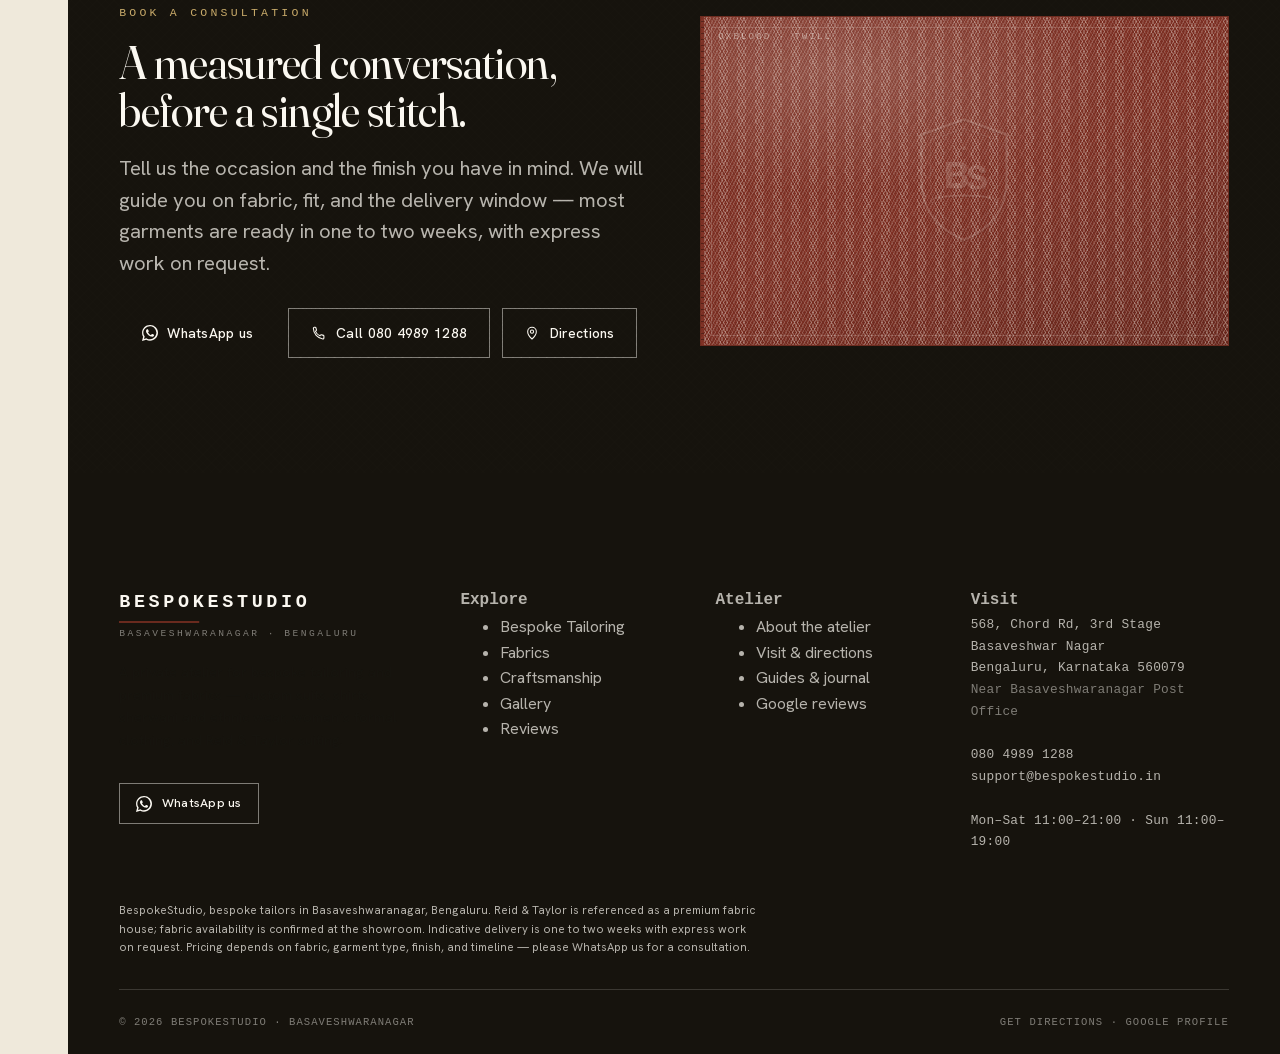
<file: bespoke-tailoring.html>
<!doctype html>
<html lang="en">
<head>
<meta charset="utf-8">
<meta name="viewport" content="width=device-width, initial-scale=1">
<script>document.documentElement.classList.add('js')</script>
<title>Bespoke Tailoring in Basaveshwaranagar — Custom Suits, Shirts, Sherwani | BespokeStudio</title>
<meta name="description" content="Bespoke tailoring in Basaveshwaranagar, Bengaluru: custom men&#x27;s suits, shirts and trousers, sherwani and ethnic wear, women&#x27;s formal clothing, and alterations. WhatsApp for a consultation.">
<link rel="canonical" href="https://bespokestudio.co.in/bespoke-tailoring">
<meta name="theme-color" content="#17150F">
<meta name="format-detection" content="telephone=no">
<meta property="og:type" content="business.business">
<meta property="og:site_name" content="BespokeStudio">
<meta property="og:title" content="Bespoke Tailoring in Basaveshwaranagar — Custom Suits, Shirts, Sherwani | BespokeStudio">
<meta property="og:description" content="Bespoke tailoring in Basaveshwaranagar, Bengaluru: custom men&#x27;s suits, shirts and trousers, sherwani and ethnic wear, women&#x27;s formal clothing, and alterations. WhatsApp for a consultation.">
<meta property="og:url" content="https://bespokestudio.co.in/bespoke-tailoring">
<meta property="og:image" content="https://bespokestudio.co.in/assets/img/og-cover.png">
<meta name="twitter:card" content="summary_large_image">
<link rel="icon" href="assets/img/favicon.svg" type="image/svg+xml">
<link rel="apple-touch-icon" href="assets/img/favicon.svg">
<link rel="preconnect" href="https://www.google.com">
<link rel="stylesheet" href="assets/css/site.css">
<script type="application/ld+json">
{
  "@context": "https://schema.org",
  "@graph": [
    {
      "@type": "ClothingStore",
      "@id": "https://bespokestudio.co.in/#business",
      "name": "BespokeStudio",
      "description": "Bespoke tailoring atelier and premium fabric showroom in Basaveshwaranagar, Bengaluru, working with Reid & Taylor and other fine suiting cloths.",
      "url": "https://bespokestudio.co.in/",
      "telephone": "+91-80-4989-1288",
      "email": "support@bespokestudio.in",
      "priceRange": "$$$",
      "image": "https://bespokestudio.co.in/assets/img/og-cover.png",
      "sameAs": [
        "https://share.google/eGm642nOUGeRKLQ7e"
      ],
      "address": {
        "@type": "PostalAddress",
        "streetAddress": "568, Chord Rd, 3rd Stage, Basaveshwar Nagar",
        "addressLocality": "Bengaluru",
        "addressRegion": "Karnataka",
        "postalCode": "560079",
        "addressCountry": "IN"
      },
      "geo": {
        "@type": "GeoCoordinates",
        "latitude": 12.9942605,
        "longitude": 77.5392937
      },
      "openingHoursSpecification": [
        {
          "@type": "OpeningHoursSpecification",
          "dayOfWeek": [
            "Monday",
            "Tuesday",
            "Wednesday",
            "Thursday",
            "Friday",
            "Saturday"
          ],
          "opens": "11:00",
          "closes": "21:00"
        },
        {
          "@type": "OpeningHoursSpecification",
          "dayOfWeek": "Sunday",
          "opens": "11:00",
          "closes": "19:00"
        }
      ],
      "areaServed": [
        "Basaveshwaranagar",
        "Rajajinagar",
        "Vijayanagar",
        "Malleshwaram",
        "Bengaluru"
      ],
      "hasOfferCatalog": {
        "@type": "OfferCatalog",
        "name": "Bespoke tailoring and premium fabrics",
        "itemListElement": [
          {
            "@type": "Offer",
            "itemOffered": {
              "@type": "Service",
              "name": "Men's bespoke suits"
            }
          },
          {
            "@type": "Offer",
            "itemOffered": {
              "@type": "Service",
              "name": "Custom shirts and trousers"
            }
          },
          {
            "@type": "Offer",
            "itemOffered": {
              "@type": "Service",
              "name": "Sherwani and ethnic wear tailoring"
            }
          },
          {
            "@type": "Offer",
            "itemOffered": {
              "@type": "Service",
              "name": "Women's formal bespoke clothing"
            }
          },
          {
            "@type": "Offer",
            "itemOffered": {
              "@type": "Service",
              "name": "Premium fabric consultation"
            }
          }
        ]
      }
    },
    {
      "@type": "BreadcrumbList",
      "itemListElement": [
        {
          "@type": "ListItem",
          "position": 1,
          "name": "Home",
          "item": "https://bespokestudio.co.in/"
        },
        {
          "@type": "ListItem",
          "position": 2,
          "name": "Bespoke Tailoring",
          "item": "https://bespokestudio.co.in/bespoke-tailoring"
        }
      ]
    }
  ]
}
</script>
<!-- GA4: set GA4_ID in build.py to enable. Events buffer to dataLayer until then. -->

</head>
<body data-page="bespoke-tailoring" data-service="bespoke-tailoring">

<div class="spine" aria-hidden="true"><span class="spine__thread"></span><span class="spine__label">Est. Basaveshwaranagar</span></div>

<div class="util">
  <div class="wrap"><div class="util__row">
    <div class="util__hours"><span class="util__dot"></span><span>Mon–Sat 11:00–21:00 · Sun 11:00–19:00</span><span class="hide-s">&middot; Near Basaveshwaranagar Post Office</span></div>
    <div><a href="tel:+918049891288" data-evt="call_click" data-p-position="utilbar">080 4989 1288</a></div>
  </div></div>
</div>

<header class="site-header">
  <div class="wrap"><div class="header__row">
    <a class="brand" href="index.html" aria-label="BespokeStudio home">
      <span class="brand__mark">BespokeStudio</span>
      <span class="brand__place">Basaveshwaranagar &middot; Bengaluru</span>
    </a>
    <nav class="nav" aria-label="Primary"><a href="index.html">Home</a><a href="bespoke-tailoring.html" aria-current="page">Bespoke Tailoring</a><a href="fabrics.html">Fabrics</a><a href="craftsmanship.html">Craftsmanship</a><a href="gallery.html">Gallery</a><a href="reviews.html">Reviews</a><a href="about.html">About</a><a href="contact.html">Visit</a></nav>
    <div class="header__cta">
      <a class="btn btn--ghost btn--sm" href="tel:+918049891288" data-evt="call_click" data-p-position="header"><svg class="btn__ic" viewBox="0 0 24 24" fill="none" stroke="currentColor" stroke-width="1.6" stroke-linecap="round" stroke-linejoin="round" aria-hidden="true"><path d="M6.4 3.5c.4 0 .78.28.9.66l.92 3.05a1 1 0 01-.26 1.02L6.7 9.55a13 13 0 006.6 6.6l1.32-1.26a1 1 0 011.02-.26l3.05.92c.38.12.66.5.66.9v3.05a1.5 1.5 0 01-1.62 1.5A16.5 16.5 0 013.6 5.12 1.5 1.5 0 015.1 3.5z"/></svg> Call</a>
      <a class="btn btn--wa btn--sm" href="https://wa.me/919900259407?text=Hello%20BespokeStudio%2C%20I%20would%20like%20to%20enquire%20about%20a%20custom%20suit%20/%20bespoke%20outfit." data-evt="whatsapp_click" data-p-position="header" target="_blank" rel="noopener"><svg class="btn__ic" viewBox="0 0 24 24" fill="currentColor" aria-hidden="true"><path d="M17.5 14.4c-.3-.15-1.77-.87-2.04-.97-.27-.1-.47-.15-.67.15-.2.3-.77.97-.94 1.17-.17.2-.35.22-.65.07-.3-.15-1.26-.46-2.4-1.48-.89-.79-1.49-1.77-1.66-2.07-.17-.3-.02-.46.13-.61.13-.13.3-.35.45-.52.15-.17.2-.3.3-.5.1-.2.05-.37-.02-.52-.07-.15-.67-1.62-.92-2.22-.24-.58-.49-.5-.67-.51l-.57-.01c-.2 0-.52.07-.79.37-.27.3-1.04 1.02-1.04 2.48s1.07 2.88 1.22 3.08c.15.2 2.1 3.2 5.08 4.49.71.31 1.26.49 1.69.63.71.22 1.36.19 1.87.12.57-.09 1.77-.72 2.02-1.42.25-.7.25-1.3.17-1.42-.07-.12-.27-.2-.57-.35z"/><path d="M20.5 3.4A11.9 11.9 0 0012 0C5.4 0 .1 5.3.1 11.9c0 2.1.5 4.1 1.6 5.9L0 24l6.4-1.7c1.7.9 3.6 1.4 5.6 1.4h.01C18.6 23.7 24 18.4 24 11.8c0-3.2-1.2-6.2-3.5-8.4zM12 21.5h-.01a9.6 9.6 0 01-4.9-1.34l-.35-.2-3.7.97.99-3.6-.23-.37A9.55 9.55 0 012 11.9C2 6.4 6.5 1.9 12 1.9c2.6 0 5 1 6.8 2.8a9.5 9.5 0 012.8 6.7c0 5.5-4.5 10-9.6 10z"/></svg> WhatsApp</a>
      <button class="burger" aria-label="Open menu" aria-expanded="false" aria-controls="drawer"><span></span></button>
    </div>
  </div></div>
</header>

<div class="scrim" aria-hidden="true"></div>
<aside class="drawer" id="drawer" aria-label="Menu">
  <button class="drawer__close" aria-label="Close menu">Close &times;</button>
  <span class="eyebrow eyebrow--onink">BespokeStudio</span>
  <a href="index.html">Home</a><a href="bespoke-tailoring.html" aria-current="page">Bespoke Tailoring</a><a href="fabrics.html">Fabrics</a><a href="craftsmanship.html">Craftsmanship</a><a href="gallery.html">Gallery</a><a href="reviews.html">Reviews</a><a href="about.html">About</a><a href="contact.html">Visit</a>
  <div class="drawer__cta">
    <a class="btn btn--wa btn--block" href="https://wa.me/919900259407?text=Hello%20BespokeStudio%2C%20I%20would%20like%20to%20enquire%20about%20a%20custom%20suit%20/%20bespoke%20outfit." data-evt="whatsapp_click" data-p-position="drawer" target="_blank" rel="noopener"><svg class="btn__ic" viewBox="0 0 24 24" fill="currentColor" aria-hidden="true"><path d="M17.5 14.4c-.3-.15-1.77-.87-2.04-.97-.27-.1-.47-.15-.67.15-.2.3-.77.97-.94 1.17-.17.2-.35.22-.65.07-.3-.15-1.26-.46-2.4-1.48-.89-.79-1.49-1.77-1.66-2.07-.17-.3-.02-.46.13-.61.13-.13.3-.35.45-.52.15-.17.2-.3.3-.5.1-.2.05-.37-.02-.52-.07-.15-.67-1.62-.92-2.22-.24-.58-.49-.5-.67-.51l-.57-.01c-.2 0-.52.07-.79.37-.27.3-1.04 1.02-1.04 2.48s1.07 2.88 1.22 3.08c.15.2 2.1 3.2 5.08 4.49.71.31 1.26.49 1.69.63.71.22 1.36.19 1.87.12.57-.09 1.77-.72 2.02-1.42.25-.7.25-1.3.17-1.42-.07-.12-.27-.2-.57-.35z"/><path d="M20.5 3.4A11.9 11.9 0 0012 0C5.4 0 .1 5.3.1 11.9c0 2.1.5 4.1 1.6 5.9L0 24l6.4-1.7c1.7.9 3.6 1.4 5.6 1.4h.01C18.6 23.7 24 18.4 24 11.8c0-3.2-1.2-6.2-3.5-8.4zM12 21.5h-.01a9.6 9.6 0 01-4.9-1.34l-.35-.2-3.7.97.99-3.6-.23-.37A9.55 9.55 0 012 11.9C2 6.4 6.5 1.9 12 1.9c2.6 0 5 1 6.8 2.8a9.5 9.5 0 012.8 6.7c0 5.5-4.5 10-9.6 10z"/></svg> WhatsApp us</a>
    <a class="btn btn--onink btn--block" href="tel:+918049891288" data-evt="call_click" data-p-position="drawer"><svg class="btn__ic" viewBox="0 0 24 24" fill="none" stroke="currentColor" stroke-width="1.6" stroke-linecap="round" stroke-linejoin="round" aria-hidden="true"><path d="M6.4 3.5c.4 0 .78.28.9.66l.92 3.05a1 1 0 01-.26 1.02L6.7 9.55a13 13 0 006.6 6.6l1.32-1.26a1 1 0 011.02-.26l3.05.92c.38.12.66.5.66.9v3.05a1.5 1.5 0 01-1.62 1.5A16.5 16.5 0 013.6 5.12 1.5 1.5 0 015.1 3.5z"/></svg> Call 080 4989 1288</a>
  </div>
</aside>
<main id="main">

<section class="phero">
  <div class="wrap">
    <nav class="phero__crumb" aria-label="Breadcrumb"><a href="index.html">Home</a> &nbsp;/&nbsp; Bespoke Tailoring</nav>
    <h1 class="reveal">Bespoke tailoring in Basaveshwaranagar</h1>
    <p class="lede reveal">Custom clothing, cut to your measurements — men's suits, shirts and trousers, sherwani and ethnic wear, women's formal clothing, premium fabrics, and refitting. Every commission starts with a conversation.</p>
  </div>
</section>
<section class="section section--char weave" id="suits">
  <div class="wrap">
    <div class="split">
      <div class="split__media reveal"><figure class="swatch swatch--oxblood" style="--ratio:4 / 3" role="img" aria-label="Two-piece suit on stand — full length"><span class="swatch__weave" aria-hidden="true"></span><span class="swatch__edge" aria-hidden="true"></span><svg class="crest swatch__crest" aria-hidden="true" viewBox="0 0 100 118" role="img" aria-labelledby="crestT" xmlns="http://www.w3.org/2000/svg" fill="none"><title id="crestT">BespokeStudio</title><path d="M50 4 88 17.5v40.5c0 30-18.5 45.5-38 53.5C30.5 103.5 12 88 12 58V17.5L50 4Z" stroke="currentColor" stroke-width="2" stroke-linejoin="round"/><path d="M50 12 80 22.5v35.5c0 25-14.5 38-30 44.5C34.5 96 20 83 20 58V22.5L50 12Z" stroke="currentColor" stroke-width="1" stroke-linejoin="round" opacity=".5"/><g fill="currentColor"><path d="M34 42h11.4c4.4 0 7.3 2.2 7.3 5.9 0 2.6-1.6 4.4-3.9 5.1 2.9.5 4.9 2.6 4.9 5.7 0 4.1-3.1 6.6-8 6.6H34V42Zm10.4 9.4c2 0 3.2-1.1 3.2-2.8 0-1.7-1.2-2.6-3.3-2.6h-5.2v5.4h5.3Zm.5 9.3c2.2 0 3.5-1.1 3.5-3 0-1.9-1.4-2.9-3.6-2.9h-5.7v5.9h5.8Z"/><path d="M56.7 59.6c.2 2.4 2.1 3.9 5 3.9 2.5 0 4.1-1.1 4.1-2.8 0-1.5-1-2.2-3.8-2.8l-2.5-.6c-4.1-.9-6-2.9-6-6 0-3.9 3.2-6.4 7.9-6.4 4.9 0 7.8 2.4 8 6.4h-4.7c-.2-2-1.5-3-3.4-3-1.9 0-3.2.9-3.2 2.4 0 1.3 1 2 3.4 2.6l2.6.6c4.3.9 6.2 2.7 6.2 6 0 4.1-3.3 6.7-8.7 6.7-5.3 0-8.6-2.5-8.8-6.6l3.9-.4Z"/></g><path d="M27 74c9-2.6 37-2.6 46 0" stroke="currentColor" stroke-width="1.6" stroke-linecap="round"/><path d="M24.4 74c-2.4.7-4 2.4-4.4 4.7M75.6 74c2.4.7 4 2.4 4.4 4.7" stroke="currentColor" stroke-width="1.4" stroke-linecap="round" opacity=".7"/><circle cx="50" cy="30" r="1.6" fill="currentColor"/></svg><span class="swatch__tag">OXBLOOD · TWILL</span></figure></div>
      <div class="split__body reveal">
        <span class="eyebrow eyebrow--onink">Cut to measure in Basaveshwaranagar</span>
        <h2 class="section-title">Men's Bespoke Suits</h2>
        <p class="lede">A structured suit is the sharpest thing in a wardrobe. We cut two- and three-piece suits to your measurements for the boardroom, the courtroom, weddings, and occasions — guided by fabric, posture, and the line you want through the shoulder and waist.</p>
        <ul class="flist mt-2"><li>Business, wedding, reception, and formal occasions</li><li>Reid &amp; Taylor and premium worsted suiting</li><li>Collar, lapel, and trouser detail to your preference</li><li>Trial fitting before finishing</li><li>Usually 1&ndash;2 weeks; express on request</li></ul>
        <div class="cta-row mt-3"><a class="btn btn--onink" href="https://wa.me/919900259407?text=Hello%20BespokeStudio%2C%20I%20would%20like%20to%20enquire%20about%20men%27s%20bespoke%20suits." data-evt="whatsapp_click" data-p-service="suits" data-p-position="service" target="_blank" rel="noopener"><svg class="btn__ic" viewBox="0 0 24 24" fill="currentColor" aria-hidden="true"><path d="M17.5 14.4c-.3-.15-1.77-.87-2.04-.97-.27-.1-.47-.15-.67.15-.2.3-.77.97-.94 1.17-.17.2-.35.22-.65.07-.3-.15-1.26-.46-2.4-1.48-.89-.79-1.49-1.77-1.66-2.07-.17-.3-.02-.46.13-.61.13-.13.3-.35.45-.52.15-.17.2-.3.3-.5.1-.2.05-.37-.02-.52-.07-.15-.67-1.62-.92-2.22-.24-.58-.49-.5-.67-.51l-.57-.01c-.2 0-.52.07-.79.37-.27.3-1.04 1.02-1.04 2.48s1.07 2.88 1.22 3.08c.15.2 2.1 3.2 5.08 4.49.71.31 1.26.49 1.69.63.71.22 1.36.19 1.87.12.57-.09 1.77-.72 2.02-1.42.25-.7.25-1.3.17-1.42-.07-.12-.27-.2-.57-.35z"/><path d="M20.5 3.4A11.9 11.9 0 0012 0C5.4 0 .1 5.3.1 11.9c0 2.1.5 4.1 1.6 5.9L0 24l6.4-1.7c1.7.9 3.6 1.4 5.6 1.4h.01C18.6 23.7 24 18.4 24 11.8c0-3.2-1.2-6.2-3.5-8.4zM12 21.5h-.01a9.6 9.6 0 01-4.9-1.34l-.35-.2-3.7.97.99-3.6-.23-.37A9.55 9.55 0 012 11.9C2 6.4 6.5 1.9 12 1.9c2.6 0 5 1 6.8 2.8a9.5 9.5 0 012.8 6.7c0 5.5-4.5 10-9.6 10z"/></svg> Enquire on WhatsApp</a></div>
      </div>
    </div>
  </div>
</section>
<section class="section section--paper" id="shirts">
  <div class="wrap">
    <div class="split split--flip">
      <div class="split__media reveal"><figure class="swatch swatch--camel" style="--ratio:4 / 3" role="img" aria-label="Shirt collar &amp; cuff — close-up"><span class="swatch__weave" aria-hidden="true"></span><span class="swatch__edge" aria-hidden="true"></span><svg class="crest swatch__crest" aria-hidden="true" viewBox="0 0 100 118" role="img" aria-labelledby="crestT" xmlns="http://www.w3.org/2000/svg" fill="none"><title id="crestT">BespokeStudio</title><path d="M50 4 88 17.5v40.5c0 30-18.5 45.5-38 53.5C30.5 103.5 12 88 12 58V17.5L50 4Z" stroke="currentColor" stroke-width="2" stroke-linejoin="round"/><path d="M50 12 80 22.5v35.5c0 25-14.5 38-30 44.5C34.5 96 20 83 20 58V22.5L50 12Z" stroke="currentColor" stroke-width="1" stroke-linejoin="round" opacity=".5"/><g fill="currentColor"><path d="M34 42h11.4c4.4 0 7.3 2.2 7.3 5.9 0 2.6-1.6 4.4-3.9 5.1 2.9.5 4.9 2.6 4.9 5.7 0 4.1-3.1 6.6-8 6.6H34V42Zm10.4 9.4c2 0 3.2-1.1 3.2-2.8 0-1.7-1.2-2.6-3.3-2.6h-5.2v5.4h5.3Zm.5 9.3c2.2 0 3.5-1.1 3.5-3 0-1.9-1.4-2.9-3.6-2.9h-5.7v5.9h5.8Z"/><path d="M56.7 59.6c.2 2.4 2.1 3.9 5 3.9 2.5 0 4.1-1.1 4.1-2.8 0-1.5-1-2.2-3.8-2.8l-2.5-.6c-4.1-.9-6-2.9-6-6 0-3.9 3.2-6.4 7.9-6.4 4.9 0 7.8 2.4 8 6.4h-4.7c-.2-2-1.5-3-3.4-3-1.9 0-3.2.9-3.2 2.4 0 1.3 1 2 3.4 2.6l2.6.6c4.3.9 6.2 2.7 6.2 6 0 4.1-3.3 6.7-8.7 6.7-5.3 0-8.6-2.5-8.8-6.6l3.9-.4Z"/></g><path d="M27 74c9-2.6 37-2.6 46 0" stroke="currentColor" stroke-width="1.6" stroke-linecap="round"/><path d="M24.4 74c-2.4.7-4 2.4-4.4 4.7M75.6 74c2.4.7 4 2.4 4.4 4.7" stroke="currentColor" stroke-width="1.4" stroke-linecap="round" opacity=".7"/><circle cx="50" cy="30" r="1.6" fill="currentColor"/></svg><span class="swatch__tag">OAT · CAMEL</span></figure></div>
      <div class="split__body reveal">
        <span class="eyebrow">Everyday tailoring, done properly</span>
        <h2 class="section-title">Custom Shirts &amp; Trousers</h2>
        <p class="lede">The workhorses of a wardrobe, made to fit properly. Shirts built to your block with collar and cuff options, and trousers cut to sit clean through the seat and leg — ideal for building an office rotation that actually fits.</p>
        <ul class="flist mt-2"><li>Collar, cuff, and placket options</li><li>Cotton, linen, and blended shirtings</li><li>Trousers cut for seat, rise, and break</li><li>Office wardrobe combinations</li><li>Usually 1&ndash;2 weeks</li></ul>
        <div class="cta-row mt-3"><a class="btn btn--wa" href="https://wa.me/919900259407?text=Hello%20BespokeStudio%2C%20I%20would%20like%20to%20enquire%20about%20custom%20shirts%20%26%20trousers." data-evt="whatsapp_click" data-p-service="shirts" data-p-position="service" target="_blank" rel="noopener"><svg class="btn__ic" viewBox="0 0 24 24" fill="currentColor" aria-hidden="true"><path d="M17.5 14.4c-.3-.15-1.77-.87-2.04-.97-.27-.1-.47-.15-.67.15-.2.3-.77.97-.94 1.17-.17.2-.35.22-.65.07-.3-.15-1.26-.46-2.4-1.48-.89-.79-1.49-1.77-1.66-2.07-.17-.3-.02-.46.13-.61.13-.13.3-.35.45-.52.15-.17.2-.3.3-.5.1-.2.05-.37-.02-.52-.07-.15-.67-1.62-.92-2.22-.24-.58-.49-.5-.67-.51l-.57-.01c-.2 0-.52.07-.79.37-.27.3-1.04 1.02-1.04 2.48s1.07 2.88 1.22 3.08c.15.2 2.1 3.2 5.08 4.49.71.31 1.26.49 1.69.63.71.22 1.36.19 1.87.12.57-.09 1.77-.72 2.02-1.42.25-.7.25-1.3.17-1.42-.07-.12-.27-.2-.57-.35z"/><path d="M20.5 3.4A11.9 11.9 0 0012 0C5.4 0 .1 5.3.1 11.9c0 2.1.5 4.1 1.6 5.9L0 24l6.4-1.7c1.7.9 3.6 1.4 5.6 1.4h.01C18.6 23.7 24 18.4 24 11.8c0-3.2-1.2-6.2-3.5-8.4zM12 21.5h-.01a9.6 9.6 0 01-4.9-1.34l-.35-.2-3.7.97.99-3.6-.23-.37A9.55 9.55 0 012 11.9C2 6.4 6.5 1.9 12 1.9c2.6 0 5 1 6.8 2.8a9.5 9.5 0 012.8 6.7c0 5.5-4.5 10-9.6 10z"/></svg> Enquire on WhatsApp</a></div>
      </div>
    </div>
  </div>
</section>
<section class="section section--char weave" id="ethnic">
  <div class="wrap">
    <div class="split">
      <div class="split__media reveal"><figure class="swatch swatch--ink" style="--ratio:4 / 3" role="img" aria-label="Sherwani — detail &amp; drape"><span class="swatch__weave" aria-hidden="true"></span><span class="swatch__edge" aria-hidden="true"></span><svg class="crest swatch__crest" aria-hidden="true" viewBox="0 0 100 118" role="img" aria-labelledby="crestT" xmlns="http://www.w3.org/2000/svg" fill="none"><title id="crestT">BespokeStudio</title><path d="M50 4 88 17.5v40.5c0 30-18.5 45.5-38 53.5C30.5 103.5 12 88 12 58V17.5L50 4Z" stroke="currentColor" stroke-width="2" stroke-linejoin="round"/><path d="M50 12 80 22.5v35.5c0 25-14.5 38-30 44.5C34.5 96 20 83 20 58V22.5L50 12Z" stroke="currentColor" stroke-width="1" stroke-linejoin="round" opacity=".5"/><g fill="currentColor"><path d="M34 42h11.4c4.4 0 7.3 2.2 7.3 5.9 0 2.6-1.6 4.4-3.9 5.1 2.9.5 4.9 2.6 4.9 5.7 0 4.1-3.1 6.6-8 6.6H34V42Zm10.4 9.4c2 0 3.2-1.1 3.2-2.8 0-1.7-1.2-2.6-3.3-2.6h-5.2v5.4h5.3Zm.5 9.3c2.2 0 3.5-1.1 3.5-3 0-1.9-1.4-2.9-3.6-2.9h-5.7v5.9h5.8Z"/><path d="M56.7 59.6c.2 2.4 2.1 3.9 5 3.9 2.5 0 4.1-1.1 4.1-2.8 0-1.5-1-2.2-3.8-2.8l-2.5-.6c-4.1-.9-6-2.9-6-6 0-3.9 3.2-6.4 7.9-6.4 4.9 0 7.8 2.4 8 6.4h-4.7c-.2-2-1.5-3-3.4-3-1.9 0-3.2.9-3.2 2.4 0 1.3 1 2 3.4 2.6l2.6.6c4.3.9 6.2 2.7 6.2 6 0 4.1-3.3 6.7-8.7 6.7-5.3 0-8.6-2.5-8.8-6.6l3.9-.4Z"/></g><path d="M27 74c9-2.6 37-2.6 46 0" stroke="currentColor" stroke-width="1.6" stroke-linecap="round"/><path d="M24.4 74c-2.4.7-4 2.4-4.4 4.7M75.6 74c2.4.7 4 2.4 4.4 4.7" stroke="currentColor" stroke-width="1.4" stroke-linecap="round" opacity=".7"/><circle cx="50" cy="30" r="1.6" fill="currentColor"/></svg><span class="swatch__tag">INK · WORSTED</span></figure></div>
      <div class="split__body reveal">
        <span class="eyebrow eyebrow--onink">Dressed for the occasion</span>
        <h2 class="section-title">Sherwani &amp; Ethnic Wear</h2>
        <p class="lede">Occasion clothing that looks rich without looking loud. Sherwani, bandh gala, and coordinated wedding and reception looks — with unhurried family fittings so the whole party is dressed to one standard.</p>
        <ul class="flist mt-2"><li>Wedding, reception, and festive outfits</li><li>Sherwani, bandh gala, and formal Indian wear</li><li>Family consultations and group fittings</li><li>Fabric and finish guidance for the occasion</li><li>Express delivery available on request</li></ul>
        <div class="cta-row mt-3"><a class="btn btn--onink" href="https://wa.me/919900259407?text=Hello%20BespokeStudio%2C%20I%20would%20like%20to%20enquire%20about%20sherwani%20%26%20ethnic%20wear." data-evt="whatsapp_click" data-p-service="ethnic" data-p-position="service" target="_blank" rel="noopener"><svg class="btn__ic" viewBox="0 0 24 24" fill="currentColor" aria-hidden="true"><path d="M17.5 14.4c-.3-.15-1.77-.87-2.04-.97-.27-.1-.47-.15-.67.15-.2.3-.77.97-.94 1.17-.17.2-.35.22-.65.07-.3-.15-1.26-.46-2.4-1.48-.89-.79-1.49-1.77-1.66-2.07-.17-.3-.02-.46.13-.61.13-.13.3-.35.45-.52.15-.17.2-.3.3-.5.1-.2.05-.37-.02-.52-.07-.15-.67-1.62-.92-2.22-.24-.58-.49-.5-.67-.51l-.57-.01c-.2 0-.52.07-.79.37-.27.3-1.04 1.02-1.04 2.48s1.07 2.88 1.22 3.08c.15.2 2.1 3.2 5.08 4.49.71.31 1.26.49 1.69.63.71.22 1.36.19 1.87.12.57-.09 1.77-.72 2.02-1.42.25-.7.25-1.3.17-1.42-.07-.12-.27-.2-.57-.35z"/><path d="M20.5 3.4A11.9 11.9 0 0012 0C5.4 0 .1 5.3.1 11.9c0 2.1.5 4.1 1.6 5.9L0 24l6.4-1.7c1.7.9 3.6 1.4 5.6 1.4h.01C18.6 23.7 24 18.4 24 11.8c0-3.2-1.2-6.2-3.5-8.4zM12 21.5h-.01a9.6 9.6 0 01-4.9-1.34l-.35-.2-3.7.97.99-3.6-.23-.37A9.55 9.55 0 012 11.9C2 6.4 6.5 1.9 12 1.9c2.6 0 5 1 6.8 2.8a9.5 9.5 0 012.8 6.7c0 5.5-4.5 10-9.6 10z"/></svg> Enquire on WhatsApp</a></div>
      </div>
    </div>
  </div>
</section>
<section class="section section--paper" id="women">
  <div class="wrap">
    <div class="split split--flip">
      <div class="split__media reveal"><figure class="swatch swatch--worsted" style="--ratio:4 / 3" role="img" aria-label="Women&#x27;s blazer — tailored line"><span class="swatch__weave" aria-hidden="true"></span><span class="swatch__edge" aria-hidden="true"></span><svg class="crest swatch__crest" aria-hidden="true" viewBox="0 0 100 118" role="img" aria-labelledby="crestT" xmlns="http://www.w3.org/2000/svg" fill="none"><title id="crestT">BespokeStudio</title><path d="M50 4 88 17.5v40.5c0 30-18.5 45.5-38 53.5C30.5 103.5 12 88 12 58V17.5L50 4Z" stroke="currentColor" stroke-width="2" stroke-linejoin="round"/><path d="M50 12 80 22.5v35.5c0 25-14.5 38-30 44.5C34.5 96 20 83 20 58V22.5L50 12Z" stroke="currentColor" stroke-width="1" stroke-linejoin="round" opacity=".5"/><g fill="currentColor"><path d="M34 42h11.4c4.4 0 7.3 2.2 7.3 5.9 0 2.6-1.6 4.4-3.9 5.1 2.9.5 4.9 2.6 4.9 5.7 0 4.1-3.1 6.6-8 6.6H34V42Zm10.4 9.4c2 0 3.2-1.1 3.2-2.8 0-1.7-1.2-2.6-3.3-2.6h-5.2v5.4h5.3Zm.5 9.3c2.2 0 3.5-1.1 3.5-3 0-1.9-1.4-2.9-3.6-2.9h-5.7v5.9h5.8Z"/><path d="M56.7 59.6c.2 2.4 2.1 3.9 5 3.9 2.5 0 4.1-1.1 4.1-2.8 0-1.5-1-2.2-3.8-2.8l-2.5-.6c-4.1-.9-6-2.9-6-6 0-3.9 3.2-6.4 7.9-6.4 4.9 0 7.8 2.4 8 6.4h-4.7c-.2-2-1.5-3-3.4-3-1.9 0-3.2.9-3.2 2.4 0 1.3 1 2 3.4 2.6l2.6.6c4.3.9 6.2 2.7 6.2 6 0 4.1-3.3 6.7-8.7 6.7-5.3 0-8.6-2.5-8.8-6.6l3.9-.4Z"/></g><path d="M27 74c9-2.6 37-2.6 46 0" stroke="currentColor" stroke-width="1.6" stroke-linecap="round"/><path d="M24.4 74c-2.4.7-4 2.4-4.4 4.7M75.6 74c2.4.7 4 2.4 4.4 4.7" stroke="currentColor" stroke-width="1.4" stroke-linecap="round" opacity=".7"/><circle cx="50" cy="30" r="1.6" fill="currentColor"/></svg><span class="swatch__tag">R&amp;T · WORSTED</span></figure></div>
      <div class="split__body reveal">
        <span class="eyebrow">Tailored for work and events</span>
        <h2 class="section-title">Women's Formal Clothing</h2>
        <p class="lede">Formal clothing that fits well and feels premium. Tailored blazers, trousers, and formal sets cut for a clean line and a considered hand — for work, events, and occasions.</p>
        <ul class="flist mt-2"><li>Blazers, trousers, and formal sets where applicable</li><li>Premium suiting and formal fabrics</li><li>Fit consultation for a confident line</li><li>Made to your measurements</li><li>Usually 1&ndash;2 weeks</li></ul>
        <div class="cta-row mt-3"><a class="btn btn--wa" href="https://wa.me/919900259407?text=Hello%20BespokeStudio%2C%20I%20would%20like%20to%20enquire%20about%20women%27s%20formal%20clothing." data-evt="whatsapp_click" data-p-service="women" data-p-position="service" target="_blank" rel="noopener"><svg class="btn__ic" viewBox="0 0 24 24" fill="currentColor" aria-hidden="true"><path d="M17.5 14.4c-.3-.15-1.77-.87-2.04-.97-.27-.1-.47-.15-.67.15-.2.3-.77.97-.94 1.17-.17.2-.35.22-.65.07-.3-.15-1.26-.46-2.4-1.48-.89-.79-1.49-1.77-1.66-2.07-.17-.3-.02-.46.13-.61.13-.13.3-.35.45-.52.15-.17.2-.3.3-.5.1-.2.05-.37-.02-.52-.07-.15-.67-1.62-.92-2.22-.24-.58-.49-.5-.67-.51l-.57-.01c-.2 0-.52.07-.79.37-.27.3-1.04 1.02-1.04 2.48s1.07 2.88 1.22 3.08c.15.2 2.1 3.2 5.08 4.49.71.31 1.26.49 1.69.63.71.22 1.36.19 1.87.12.57-.09 1.77-.72 2.02-1.42.25-.7.25-1.3.17-1.42-.07-.12-.27-.2-.57-.35z"/><path d="M20.5 3.4A11.9 11.9 0 0012 0C5.4 0 .1 5.3.1 11.9c0 2.1.5 4.1 1.6 5.9L0 24l6.4-1.7c1.7.9 3.6 1.4 5.6 1.4h.01C18.6 23.7 24 18.4 24 11.8c0-3.2-1.2-6.2-3.5-8.4zM12 21.5h-.01a9.6 9.6 0 01-4.9-1.34l-.35-.2-3.7.97.99-3.6-.23-.37A9.55 9.55 0 012 11.9C2 6.4 6.5 1.9 12 1.9c2.6 0 5 1 6.8 2.8a9.5 9.5 0 012.8 6.7c0 5.5-4.5 10-9.6 10z"/></svg> Enquire on WhatsApp</a></div>
      </div>
    </div>
  </div>
</section>
<section class="section section--char weave" id="alterations">
  <div class="wrap">
    <div class="split">
      <div class="split__media reveal"><figure class="swatch swatch--midnight" style="--ratio:4 / 3" role="img" aria-label="Chalk marks on a jacket — refit"><span class="swatch__weave" aria-hidden="true"></span><span class="swatch__edge" aria-hidden="true"></span><svg class="crest swatch__crest" aria-hidden="true" viewBox="0 0 100 118" role="img" aria-labelledby="crestT" xmlns="http://www.w3.org/2000/svg" fill="none"><title id="crestT">BespokeStudio</title><path d="M50 4 88 17.5v40.5c0 30-18.5 45.5-38 53.5C30.5 103.5 12 88 12 58V17.5L50 4Z" stroke="currentColor" stroke-width="2" stroke-linejoin="round"/><path d="M50 12 80 22.5v35.5c0 25-14.5 38-30 44.5C34.5 96 20 83 20 58V22.5L50 12Z" stroke="currentColor" stroke-width="1" stroke-linejoin="round" opacity=".5"/><g fill="currentColor"><path d="M34 42h11.4c4.4 0 7.3 2.2 7.3 5.9 0 2.6-1.6 4.4-3.9 5.1 2.9.5 4.9 2.6 4.9 5.7 0 4.1-3.1 6.6-8 6.6H34V42Zm10.4 9.4c2 0 3.2-1.1 3.2-2.8 0-1.7-1.2-2.6-3.3-2.6h-5.2v5.4h5.3Zm.5 9.3c2.2 0 3.5-1.1 3.5-3 0-1.9-1.4-2.9-3.6-2.9h-5.7v5.9h5.8Z"/><path d="M56.7 59.6c.2 2.4 2.1 3.9 5 3.9 2.5 0 4.1-1.1 4.1-2.8 0-1.5-1-2.2-3.8-2.8l-2.5-.6c-4.1-.9-6-2.9-6-6 0-3.9 3.2-6.4 7.9-6.4 4.9 0 7.8 2.4 8 6.4h-4.7c-.2-2-1.5-3-3.4-3-1.9 0-3.2.9-3.2 2.4 0 1.3 1 2 3.4 2.6l2.6.6c4.3.9 6.2 2.7 6.2 6 0 4.1-3.3 6.7-8.7 6.7-5.3 0-8.6-2.5-8.8-6.6l3.9-.4Z"/></g><path d="M27 74c9-2.6 37-2.6 46 0" stroke="currentColor" stroke-width="1.6" stroke-linecap="round"/><path d="M24.4 74c-2.4.7-4 2.4-4.4 4.7M75.6 74c2.4.7 4 2.4 4.4 4.7" stroke="currentColor" stroke-width="1.4" stroke-linecap="round" opacity=".7"/><circle cx="50" cy="30" r="1.6" fill="currentColor"/></svg><span class="swatch__tag">MIDNIGHT · 12OZ</span></figure></div>
      <div class="split__body reveal">
        <span class="eyebrow eyebrow--onink">Bring a good piece back to line</span>
        <h2 class="section-title">Alterations &amp; Refitting</h2>
        <p class="lede">Sometimes the right move is to refit what you own. We re-cut and refit existing garments — taking in, letting out, reshaping — to bring a good piece back to a sharp line.</p>
        <ul class="flist mt-2"><li>Refit, take-in, and reshaping</li><li>Restoring the line on existing garments</li><li>Assessment before any work</li><li>Priority turnaround on request</li></ul>
        <div class="cta-row mt-3"><a class="btn btn--onink" href="https://wa.me/919900259407?text=Hello%20BespokeStudio%2C%20I%20would%20like%20to%20enquire%20about%20alterations%20%26%20refitting." data-evt="whatsapp_click" data-p-service="alterations" data-p-position="service" target="_blank" rel="noopener"><svg class="btn__ic" viewBox="0 0 24 24" fill="currentColor" aria-hidden="true"><path d="M17.5 14.4c-.3-.15-1.77-.87-2.04-.97-.27-.1-.47-.15-.67.15-.2.3-.77.97-.94 1.17-.17.2-.35.22-.65.07-.3-.15-1.26-.46-2.4-1.48-.89-.79-1.49-1.77-1.66-2.07-.17-.3-.02-.46.13-.61.13-.13.3-.35.45-.52.15-.17.2-.3.3-.5.1-.2.05-.37-.02-.52-.07-.15-.67-1.62-.92-2.22-.24-.58-.49-.5-.67-.51l-.57-.01c-.2 0-.52.07-.79.37-.27.3-1.04 1.02-1.04 2.48s1.07 2.88 1.22 3.08c.15.2 2.1 3.2 5.08 4.49.71.31 1.26.49 1.69.63.71.22 1.36.19 1.87.12.57-.09 1.77-.72 2.02-1.42.25-.7.25-1.3.17-1.42-.07-.12-.27-.2-.57-.35z"/><path d="M20.5 3.4A11.9 11.9 0 0012 0C5.4 0 .1 5.3.1 11.9c0 2.1.5 4.1 1.6 5.9L0 24l6.4-1.7c1.7.9 3.6 1.4 5.6 1.4h.01C18.6 23.7 24 18.4 24 11.8c0-3.2-1.2-6.2-3.5-8.4zM12 21.5h-.01a9.6 9.6 0 01-4.9-1.34l-.35-.2-3.7.97.99-3.6-.23-.37A9.55 9.55 0 012 11.9C2 6.4 6.5 1.9 12 1.9c2.6 0 5 1 6.8 2.8a9.5 9.5 0 012.8 6.7c0 5.5-4.5 10-9.6 10z"/></svg> Enquire on WhatsApp</a></div>
      </div>
    </div>
  </div>
</section>
<section class="section section--deep">
  <div class="wrap">
    <div class="sec-head reveal"><span class="eyebrow">On pricing</span><h2 class="section-title">Priced by the work, not by a list.</h2>
    <p>Every garment is different, so a fixed price list would mislead more than it helps. What you pay depends on the fabric, the garment, the finish, and the delivery timeline. Tell us what you have in mind on WhatsApp and we will give you a clear, honest figure.</p></div>
    <div class="cta-row mt-2"><div class="cta-row"><a class="btn btn--wa" href="https://wa.me/919900259407?text=Hello%20BespokeStudio%2C%20I%20would%20like%20a%20pricing%20consultation%20for%20a%20bespoke%20garment." data-evt="whatsapp_click" data-p-position="section" target="_blank" rel="noopener"><svg class="btn__ic" viewBox="0 0 24 24" fill="currentColor" aria-hidden="true"><path d="M17.5 14.4c-.3-.15-1.77-.87-2.04-.97-.27-.1-.47-.15-.67.15-.2.3-.77.97-.94 1.17-.17.2-.35.22-.65.07-.3-.15-1.26-.46-2.4-1.48-.89-.79-1.49-1.77-1.66-2.07-.17-.3-.02-.46.13-.61.13-.13.3-.35.45-.52.15-.17.2-.3.3-.5.1-.2.05-.37-.02-.52-.07-.15-.67-1.62-.92-2.22-.24-.58-.49-.5-.67-.51l-.57-.01c-.2 0-.52.07-.79.37-.27.3-1.04 1.02-1.04 2.48s1.07 2.88 1.22 3.08c.15.2 2.1 3.2 5.08 4.49.71.31 1.26.49 1.69.63.71.22 1.36.19 1.87.12.57-.09 1.77-.72 2.02-1.42.25-.7.25-1.3.17-1.42-.07-.12-.27-.2-.57-.35z"/><path d="M20.5 3.4A11.9 11.9 0 0012 0C5.4 0 .1 5.3.1 11.9c0 2.1.5 4.1 1.6 5.9L0 24l6.4-1.7c1.7.9 3.6 1.4 5.6 1.4h.01C18.6 23.7 24 18.4 24 11.8c0-3.2-1.2-6.2-3.5-8.4zM12 21.5h-.01a9.6 9.6 0 01-4.9-1.34l-.35-.2-3.7.97.99-3.6-.23-.37A9.55 9.55 0 012 11.9C2 6.4 6.5 1.9 12 1.9c2.6 0 5 1 6.8 2.8a9.5 9.5 0 012.8 6.7c0 5.5-4.5 10-9.6 10z"/></svg> WhatsApp us</a><a class="btn btn--ghost" href="tel:+918049891288" data-evt="call_click" data-p-position="section"><svg class="btn__ic" viewBox="0 0 24 24" fill="none" stroke="currentColor" stroke-width="1.6" stroke-linecap="round" stroke-linejoin="round" aria-hidden="true"><path d="M6.4 3.5c.4 0 .78.28.9.66l.92 3.05a1 1 0 01-.26 1.02L6.7 9.55a13 13 0 006.6 6.6l1.32-1.26a1 1 0 011.02-.26l3.05.92c.38.12.66.5.66.9v3.05a1.5 1.5 0 01-1.62 1.5A16.5 16.5 0 013.6 5.12 1.5 1.5 0 015.1 3.5z"/></svg> Call 080 4989 1288</a><a class="btn btn--ghost" href="https://www.google.com/maps/dir/?api=1&destination=12.9942605%2C77.5392937" data-evt="direction_click" data-p-position="section" target="_blank" rel="noopener"><svg class="btn__ic" viewBox="0 0 24 24" fill="none" stroke="currentColor" stroke-width="1.6" stroke-linecap="round" stroke-linejoin="round" aria-hidden="true"><path d="M12 21s6.5-5.8 6.5-11a6.5 6.5 0 10-13 0C5.5 15.2 12 21 12 21z"/><circle cx="12" cy="10" r="2.4"/></svg> Directions</a></div></div>
  </div>
</section>
<section class="section section--ink weave">
  <div class="wrap">
    <div class="split">
      <div class="split__body reveal">
        <span class="eyebrow eyebrow--onink">Book a consultation</span>
        <h2 class="section-title">A measured conversation, before a single stitch.</h2>
        <p class="lede">Tell us the occasion and the finish you have in mind. We will guide you on fabric, fit, and the delivery window — most garments are ready in one to two weeks, with express work on request.</p>
        <div class="cta-row"><a class="btn btn--wa" href="https://wa.me/919900259407?text=Hello%20BespokeStudio%2C%20I%20would%20like%20to%20book%20a%20wardrobe%20consultation." data-evt="whatsapp_click" data-p-position="section" target="_blank" rel="noopener"><svg class="btn__ic" viewBox="0 0 24 24" fill="currentColor" aria-hidden="true"><path d="M17.5 14.4c-.3-.15-1.77-.87-2.04-.97-.27-.1-.47-.15-.67.15-.2.3-.77.97-.94 1.17-.17.2-.35.22-.65.07-.3-.15-1.26-.46-2.4-1.48-.89-.79-1.49-1.77-1.66-2.07-.17-.3-.02-.46.13-.61.13-.13.3-.35.45-.52.15-.17.2-.3.3-.5.1-.2.05-.37-.02-.52-.07-.15-.67-1.62-.92-2.22-.24-.58-.49-.5-.67-.51l-.57-.01c-.2 0-.52.07-.79.37-.27.3-1.04 1.02-1.04 2.48s1.07 2.88 1.22 3.08c.15.2 2.1 3.2 5.08 4.49.71.31 1.26.49 1.69.63.71.22 1.36.19 1.87.12.57-.09 1.77-.72 2.02-1.42.25-.7.25-1.3.17-1.42-.07-.12-.27-.2-.57-.35z"/><path d="M20.5 3.4A11.9 11.9 0 0012 0C5.4 0 .1 5.3.1 11.9c0 2.1.5 4.1 1.6 5.9L0 24l6.4-1.7c1.7.9 3.6 1.4 5.6 1.4h.01C18.6 23.7 24 18.4 24 11.8c0-3.2-1.2-6.2-3.5-8.4zM12 21.5h-.01a9.6 9.6 0 01-4.9-1.34l-.35-.2-3.7.97.99-3.6-.23-.37A9.55 9.55 0 012 11.9C2 6.4 6.5 1.9 12 1.9c2.6 0 5 1 6.8 2.8a9.5 9.5 0 012.8 6.7c0 5.5-4.5 10-9.6 10z"/></svg> WhatsApp us</a><a class="btn btn--onink" href="tel:+918049891288" data-evt="call_click" data-p-position="section"><svg class="btn__ic" viewBox="0 0 24 24" fill="none" stroke="currentColor" stroke-width="1.6" stroke-linecap="round" stroke-linejoin="round" aria-hidden="true"><path d="M6.4 3.5c.4 0 .78.28.9.66l.92 3.05a1 1 0 01-.26 1.02L6.7 9.55a13 13 0 006.6 6.6l1.32-1.26a1 1 0 011.02-.26l3.05.92c.38.12.66.5.66.9v3.05a1.5 1.5 0 01-1.62 1.5A16.5 16.5 0 013.6 5.12 1.5 1.5 0 015.1 3.5z"/></svg> Call 080 4989 1288</a><a class="btn btn--onink" href="https://www.google.com/maps/dir/?api=1&destination=12.9942605%2C77.5392937" data-evt="direction_click" data-p-position="section" target="_blank" rel="noopener"><svg class="btn__ic" viewBox="0 0 24 24" fill="none" stroke="currentColor" stroke-width="1.6" stroke-linecap="round" stroke-linejoin="round" aria-hidden="true"><path d="M12 21s6.5-5.8 6.5-11a6.5 6.5 0 10-13 0C5.5 15.2 12 21 12 21z"/><circle cx="12" cy="10" r="2.4"/></svg> Directions</a></div>
      </div>
      <div class="split__media reveal">
        <figure class="swatch swatch--oxblood" style="--ratio:16 / 10" role="img" aria-label="Consultation table — fabric bunch &amp; measure card"><span class="swatch__weave" aria-hidden="true"></span><span class="swatch__edge" aria-hidden="true"></span><svg class="crest swatch__crest" aria-hidden="true" viewBox="0 0 100 118" role="img" aria-labelledby="crestT" xmlns="http://www.w3.org/2000/svg" fill="none"><title id="crestT">BespokeStudio</title><path d="M50 4 88 17.5v40.5c0 30-18.5 45.5-38 53.5C30.5 103.5 12 88 12 58V17.5L50 4Z" stroke="currentColor" stroke-width="2" stroke-linejoin="round"/><path d="M50 12 80 22.5v35.5c0 25-14.5 38-30 44.5C34.5 96 20 83 20 58V22.5L50 12Z" stroke="currentColor" stroke-width="1" stroke-linejoin="round" opacity=".5"/><g fill="currentColor"><path d="M34 42h11.4c4.4 0 7.3 2.2 7.3 5.9 0 2.6-1.6 4.4-3.9 5.1 2.9.5 4.9 2.6 4.9 5.7 0 4.1-3.1 6.6-8 6.6H34V42Zm10.4 9.4c2 0 3.2-1.1 3.2-2.8 0-1.7-1.2-2.6-3.3-2.6h-5.2v5.4h5.3Zm.5 9.3c2.2 0 3.5-1.1 3.5-3 0-1.9-1.4-2.9-3.6-2.9h-5.7v5.9h5.8Z"/><path d="M56.7 59.6c.2 2.4 2.1 3.9 5 3.9 2.5 0 4.1-1.1 4.1-2.8 0-1.5-1-2.2-3.8-2.8l-2.5-.6c-4.1-.9-6-2.9-6-6 0-3.9 3.2-6.4 7.9-6.4 4.9 0 7.8 2.4 8 6.4h-4.7c-.2-2-1.5-3-3.4-3-1.9 0-3.2.9-3.2 2.4 0 1.3 1 2 3.4 2.6l2.6.6c4.3.9 6.2 2.7 6.2 6 0 4.1-3.3 6.7-8.7 6.7-5.3 0-8.6-2.5-8.8-6.6l3.9-.4Z"/></g><path d="M27 74c9-2.6 37-2.6 46 0" stroke="currentColor" stroke-width="1.6" stroke-linecap="round"/><path d="M24.4 74c-2.4.7-4 2.4-4.4 4.7M75.6 74c2.4.7 4 2.4 4.4 4.7" stroke="currentColor" stroke-width="1.4" stroke-linecap="round" opacity=".7"/><circle cx="50" cy="30" r="1.6" fill="currentColor"/></svg><span class="swatch__tag">OXBLOOD · TWILL</span></figure>
      </div>
    </div>
  </div>
</section>
</main>

<footer class="site-footer">
  <div class="wrap">
    <div class="footer__grid">
      <div class="footer__brand">
        <span class="brand__mark">BespokeStudio</span>
        <span class="brand__place">Basaveshwaranagar &middot; Bengaluru</span>
        <p>A private atelier for bespoke tailoring and premium fabrics — custom suits, shirts, sherwani and ethnic wear, women&rsquo;s formal clothing, and Reid &amp; Taylor suiting.</p>
        <div class="cta-row mt-2">
          <a class="btn btn--onink btn--sm" href="https://wa.me/919900259407?text=Hello%20BespokeStudio%2C%20I%20would%20like%20to%20enquire%20about%20a%20custom%20suit%20/%20bespoke%20outfit." data-evt="whatsapp_click" data-p-position="footer" target="_blank" rel="noopener"><svg class="btn__ic" viewBox="0 0 24 24" fill="currentColor" aria-hidden="true"><path d="M17.5 14.4c-.3-.15-1.77-.87-2.04-.97-.27-.1-.47-.15-.67.15-.2.3-.77.97-.94 1.17-.17.2-.35.22-.65.07-.3-.15-1.26-.46-2.4-1.48-.89-.79-1.49-1.77-1.66-2.07-.17-.3-.02-.46.13-.61.13-.13.3-.35.45-.52.15-.17.2-.3.3-.5.1-.2.05-.37-.02-.52-.07-.15-.67-1.62-.92-2.22-.24-.58-.49-.5-.67-.51l-.57-.01c-.2 0-.52.07-.79.37-.27.3-1.04 1.02-1.04 2.48s1.07 2.88 1.22 3.08c.15.2 2.1 3.2 5.08 4.49.71.31 1.26.49 1.69.63.71.22 1.36.19 1.87.12.57-.09 1.77-.72 2.02-1.42.25-.7.25-1.3.17-1.42-.07-.12-.27-.2-.57-.35z"/><path d="M20.5 3.4A11.9 11.9 0 0012 0C5.4 0 .1 5.3.1 11.9c0 2.1.5 4.1 1.6 5.9L0 24l6.4-1.7c1.7.9 3.6 1.4 5.6 1.4h.01C18.6 23.7 24 18.4 24 11.8c0-3.2-1.2-6.2-3.5-8.4zM12 21.5h-.01a9.6 9.6 0 01-4.9-1.34l-.35-.2-3.7.97.99-3.6-.23-.37A9.55 9.55 0 012 11.9C2 6.4 6.5 1.9 12 1.9c2.6 0 5 1 6.8 2.8a9.5 9.5 0 012.8 6.7c0 5.5-4.5 10-9.6 10z"/></svg> WhatsApp us</a>
        </div>
      </div>
      <div class="footer__col"><h4>Explore</h4><ul><li><a href="bespoke-tailoring.html">Bespoke Tailoring</a></li><li><a href="fabrics.html">Fabrics</a></li><li><a href="craftsmanship.html">Craftsmanship</a></li><li><a href="gallery.html">Gallery</a></li><li><a href="reviews.html">Reviews</a></li></ul></div>
      <div class="footer__col"><h4>Atelier</h4><ul><li><a href="about.html">About the atelier</a></li><li><a href="contact.html">Visit &amp; directions</a></li><li><a href="guides.html">Guides &amp; journal</a></li><li><a href="reviews.html">Google reviews</a></li></ul></div>
      <div class="footer__col">
        <h4>Visit</h4>
        <address class="footer__data" style="font-style:normal">
          568, Chord Rd, 3rd Stage<br>Basaveshwar Nagar<br>Bengaluru, Karnataka 560079<br>
          <span style="color:var(--chalk-46)">Near Basaveshwaranagar Post Office</span><br><br>
          <a href="tel:+918049891288" data-evt="call_click" data-p-position="footer">080 4989 1288</a><br>
          <a href="mailto:support@bespokestudio.in" data-evt="email_click" data-p-position="footer">support@bespokestudio.in</a><br><br>
          Mon–Sat 11:00–21:00 · Sun 11:00–19:00
        </address>
      </div>
    </div>
    <p class="footer__note">BespokeStudio, bespoke tailors in Basaveshwaranagar, Bengaluru. Reid &amp; Taylor is referenced as a premium fabric house; fabric availability is confirmed at the showroom. Indicative delivery is one to two weeks with express work on request. Pricing depends on fabric, garment type, finish, and timeline — please WhatsApp us for a consultation.</p>
    <div class="footer__bar">
      <span>&copy; <span data-year>2026</span> BespokeStudio &middot; Basaveshwaranagar</span>
      <span><a href="https://www.google.com/maps/dir/?api=1&destination=12.9942605%2C77.5392937" data-evt="direction_click" data-p-position="footer" target="_blank" rel="noopener">Get directions</a> &middot; <a href="https://share.google/eGm642nOUGeRKLQ7e" target="_blank" rel="noopener">Google profile</a></span>
    </div>
  </div>
</footer>
<script src="assets/js/site.js" defer></script>

<nav class="dock" aria-label="Quick contact">
  <a class="dock--wa" href="https://wa.me/919900259407?text=Hello%20BespokeStudio%2C%20I%20would%20like%20to%20enquire%20about%20a%20custom%20suit%20/%20bespoke%20outfit." data-evt="whatsapp_click" data-p-position="dock" target="_blank" rel="noopener"><svg class="btn__ic" viewBox="0 0 24 24" fill="currentColor" aria-hidden="true"><path d="M17.5 14.4c-.3-.15-1.77-.87-2.04-.97-.27-.1-.47-.15-.67.15-.2.3-.77.97-.94 1.17-.17.2-.35.22-.65.07-.3-.15-1.26-.46-2.4-1.48-.89-.79-1.49-1.77-1.66-2.07-.17-.3-.02-.46.13-.61.13-.13.3-.35.45-.52.15-.17.2-.3.3-.5.1-.2.05-.37-.02-.52-.07-.15-.67-1.62-.92-2.22-.24-.58-.49-.5-.67-.51l-.57-.01c-.2 0-.52.07-.79.37-.27.3-1.04 1.02-1.04 2.48s1.07 2.88 1.22 3.08c.15.2 2.1 3.2 5.08 4.49.71.31 1.26.49 1.69.63.71.22 1.36.19 1.87.12.57-.09 1.77-.72 2.02-1.42.25-.7.25-1.3.17-1.42-.07-.12-.27-.2-.57-.35z"/><path d="M20.5 3.4A11.9 11.9 0 0012 0C5.4 0 .1 5.3.1 11.9c0 2.1.5 4.1 1.6 5.9L0 24l6.4-1.7c1.7.9 3.6 1.4 5.6 1.4h.01C18.6 23.7 24 18.4 24 11.8c0-3.2-1.2-6.2-3.5-8.4zM12 21.5h-.01a9.6 9.6 0 01-4.9-1.34l-.35-.2-3.7.97.99-3.6-.23-.37A9.55 9.55 0 012 11.9C2 6.4 6.5 1.9 12 1.9c2.6 0 5 1 6.8 2.8a9.5 9.5 0 012.8 6.7c0 5.5-4.5 10-9.6 10z"/></svg> WhatsApp</a>
  <a href="tel:+918049891288" data-evt="call_click" data-p-position="dock"><svg class="btn__ic" viewBox="0 0 24 24" fill="none" stroke="currentColor" stroke-width="1.6" stroke-linecap="round" stroke-linejoin="round" aria-hidden="true"><path d="M6.4 3.5c.4 0 .78.28.9.66l.92 3.05a1 1 0 01-.26 1.02L6.7 9.55a13 13 0 006.6 6.6l1.32-1.26a1 1 0 011.02-.26l3.05.92c.38.12.66.5.66.9v3.05a1.5 1.5 0 01-1.62 1.5A16.5 16.5 0 013.6 5.12 1.5 1.5 0 015.1 3.5z"/></svg> Call</a>
  <a href="https://www.google.com/maps/dir/?api=1&destination=12.9942605%2C77.5392937" data-evt="direction_click" data-p-position="dock" target="_blank" rel="noopener"><svg class="btn__ic" viewBox="0 0 24 24" fill="none" stroke="currentColor" stroke-width="1.6" stroke-linecap="round" stroke-linejoin="round" aria-hidden="true"><path d="M12 21s6.5-5.8 6.5-11a6.5 6.5 0 10-13 0C5.5 15.2 12 21 12 21z"/><circle cx="12" cy="10" r="2.4"/></svg> Directions</a>
</nav>
</body>
</html>
</file>
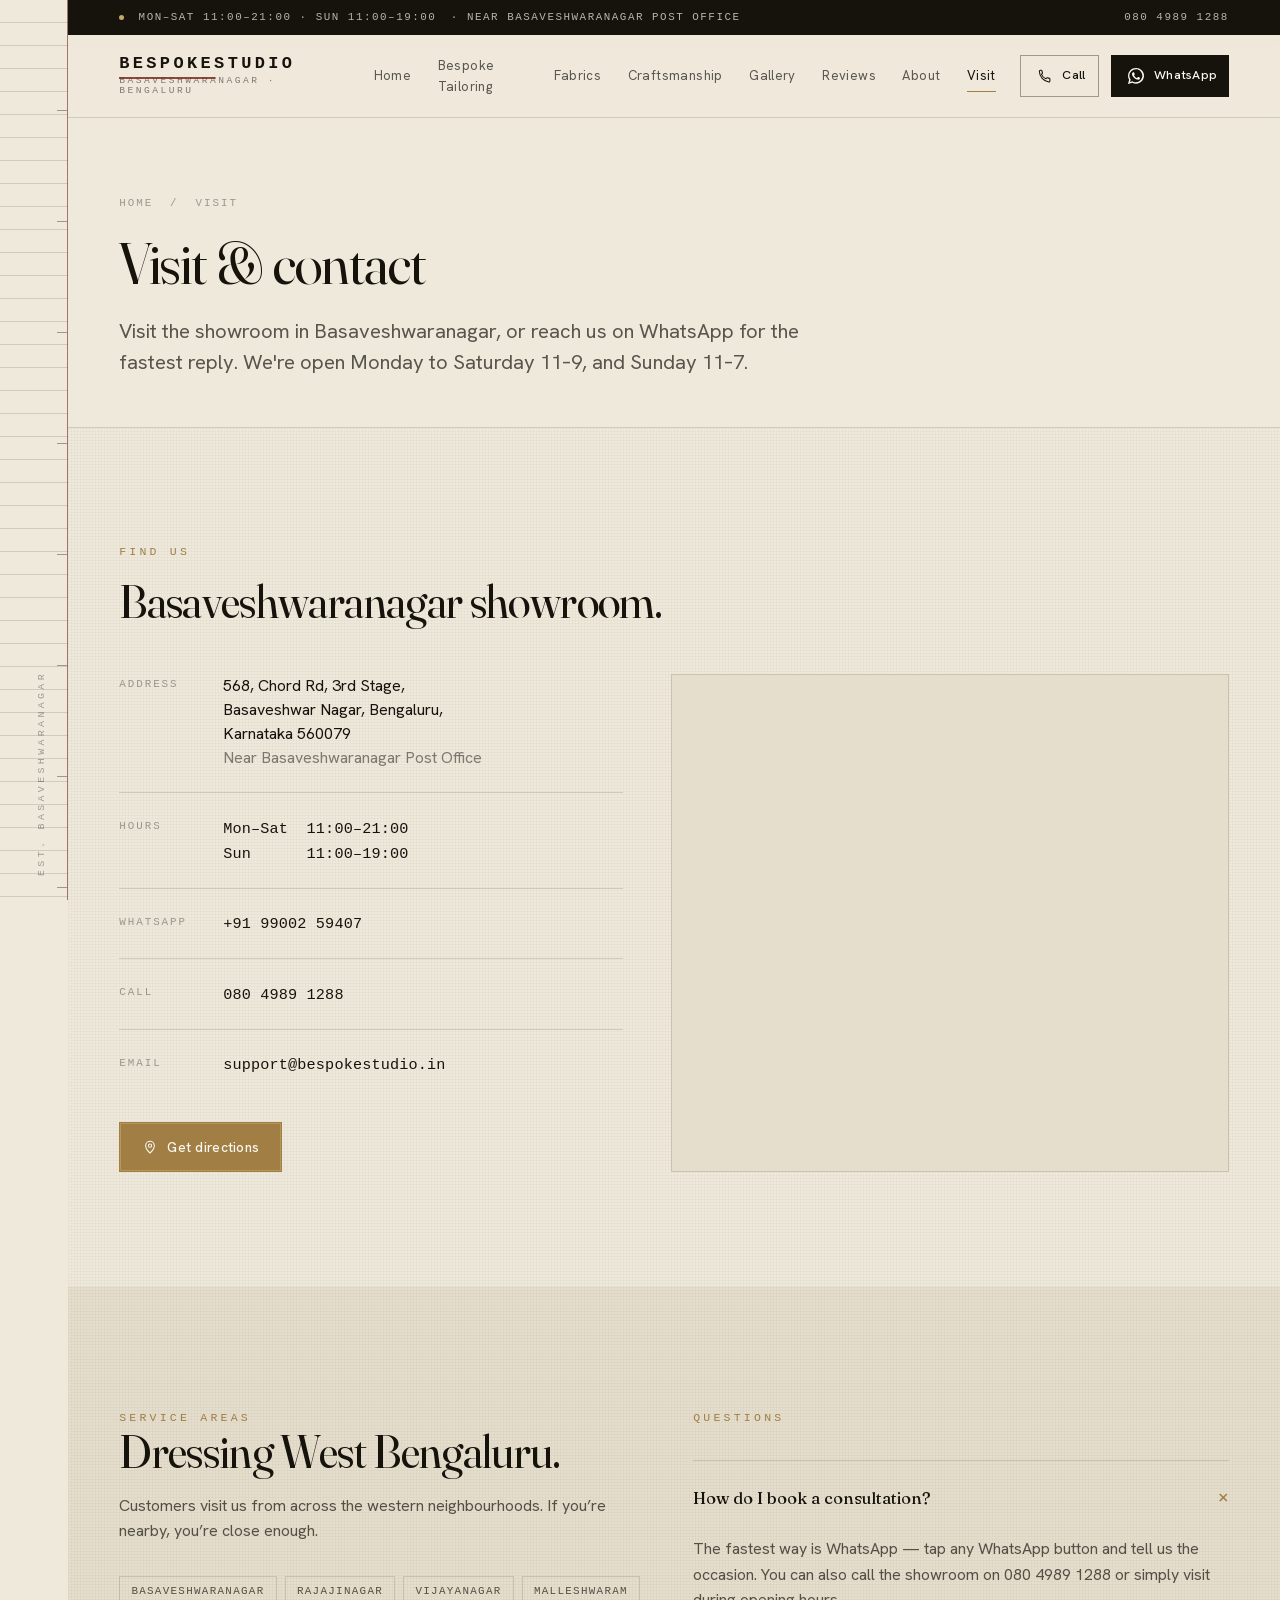
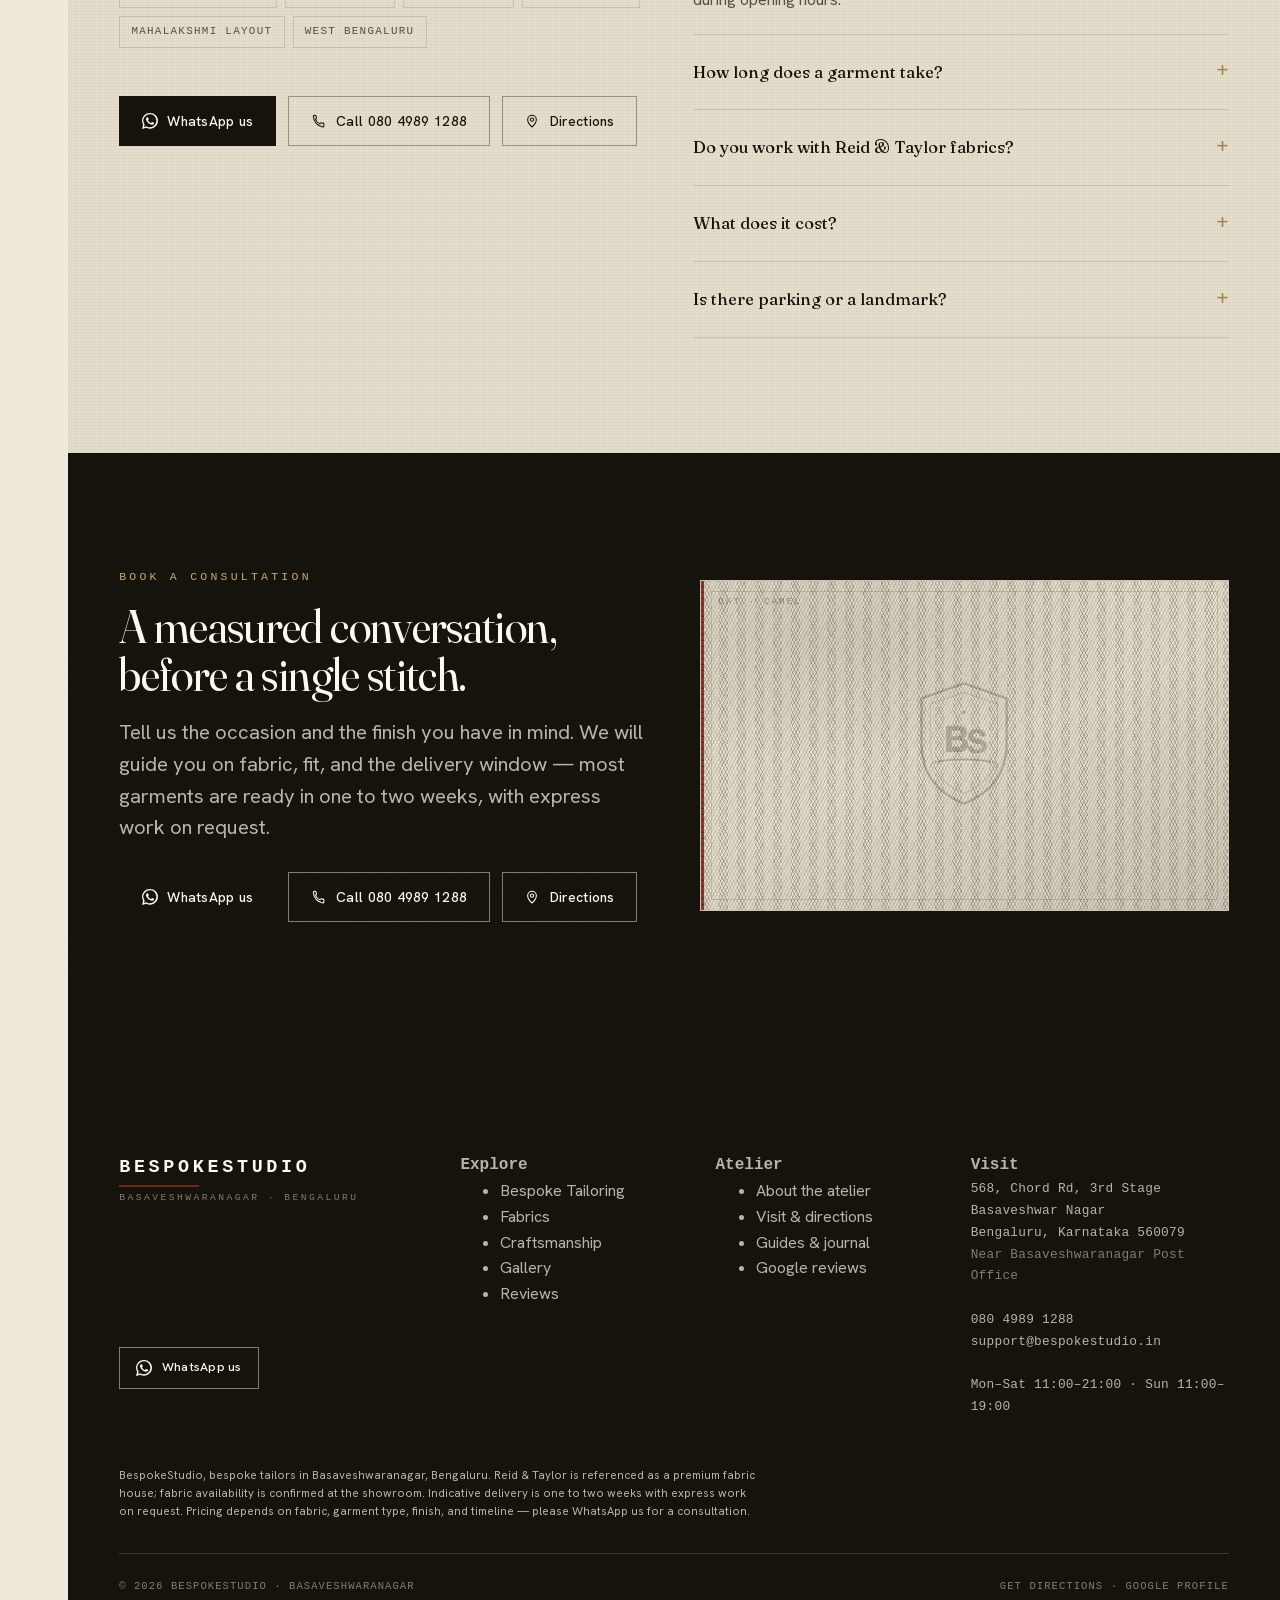
<file: contact.html>
<!doctype html>
<html lang="en">
<head>
<meta charset="utf-8">
<meta name="viewport" content="width=device-width, initial-scale=1">
<script>document.documentElement.classList.add('js')</script>
<title>Visit &amp; Contact — Basaveshwaranagar Showroom | BespokeStudio</title>
<meta name="description" content="Visit BespokeStudio at 568, Chord Rd, 3rd Stage, Basaveshwar Nagar, Bengaluru, Karnataka 560079. WhatsApp +91 99002 59407, call 080 4989 1288. Open Mon–Sat 11–9, Sun 11–7.">
<link rel="canonical" href="https://bespokestudio.co.in/contact">
<meta name="theme-color" content="#17150F">
<meta name="format-detection" content="telephone=no">
<meta property="og:type" content="business.business">
<meta property="og:site_name" content="BespokeStudio">
<meta property="og:title" content="Visit &amp; Contact — Basaveshwaranagar Showroom | BespokeStudio">
<meta property="og:description" content="Visit BespokeStudio at 568, Chord Rd, 3rd Stage, Basaveshwar Nagar, Bengaluru, Karnataka 560079. WhatsApp +91 99002 59407, call 080 4989 1288. Open Mon–Sat 11–9, Sun 11–7.">
<meta property="og:url" content="https://bespokestudio.co.in/contact">
<meta property="og:image" content="https://bespokestudio.co.in/assets/img/og-cover.png">
<meta name="twitter:card" content="summary_large_image">
<link rel="icon" href="assets/img/favicon.svg" type="image/svg+xml">
<link rel="apple-touch-icon" href="assets/img/favicon.svg">
<link rel="preconnect" href="https://www.google.com">
<link rel="stylesheet" href="assets/css/site.css">
<script type="application/ld+json">
{
  "@context": "https://schema.org",
  "@graph": [
    {
      "@type": "ClothingStore",
      "@id": "https://bespokestudio.co.in/#business",
      "name": "BespokeStudio",
      "description": "Bespoke tailoring atelier and premium fabric showroom in Basaveshwaranagar, Bengaluru, working with Reid & Taylor and other fine suiting cloths.",
      "url": "https://bespokestudio.co.in/",
      "telephone": "+91-80-4989-1288",
      "email": "support@bespokestudio.in",
      "priceRange": "$$$",
      "image": "https://bespokestudio.co.in/assets/img/og-cover.png",
      "sameAs": [
        "https://share.google/eGm642nOUGeRKLQ7e"
      ],
      "address": {
        "@type": "PostalAddress",
        "streetAddress": "568, Chord Rd, 3rd Stage, Basaveshwar Nagar",
        "addressLocality": "Bengaluru",
        "addressRegion": "Karnataka",
        "postalCode": "560079",
        "addressCountry": "IN"
      },
      "geo": {
        "@type": "GeoCoordinates",
        "latitude": 12.9942605,
        "longitude": 77.5392937
      },
      "openingHoursSpecification": [
        {
          "@type": "OpeningHoursSpecification",
          "dayOfWeek": [
            "Monday",
            "Tuesday",
            "Wednesday",
            "Thursday",
            "Friday",
            "Saturday"
          ],
          "opens": "11:00",
          "closes": "21:00"
        },
        {
          "@type": "OpeningHoursSpecification",
          "dayOfWeek": "Sunday",
          "opens": "11:00",
          "closes": "19:00"
        }
      ],
      "areaServed": [
        "Basaveshwaranagar",
        "Rajajinagar",
        "Vijayanagar",
        "Malleshwaram",
        "Bengaluru"
      ],
      "hasOfferCatalog": {
        "@type": "OfferCatalog",
        "name": "Bespoke tailoring and premium fabrics",
        "itemListElement": [
          {
            "@type": "Offer",
            "itemOffered": {
              "@type": "Service",
              "name": "Men's bespoke suits"
            }
          },
          {
            "@type": "Offer",
            "itemOffered": {
              "@type": "Service",
              "name": "Custom shirts and trousers"
            }
          },
          {
            "@type": "Offer",
            "itemOffered": {
              "@type": "Service",
              "name": "Sherwani and ethnic wear tailoring"
            }
          },
          {
            "@type": "Offer",
            "itemOffered": {
              "@type": "Service",
              "name": "Women's formal bespoke clothing"
            }
          },
          {
            "@type": "Offer",
            "itemOffered": {
              "@type": "Service",
              "name": "Premium fabric consultation"
            }
          }
        ]
      }
    },
    {
      "@type": "BreadcrumbList",
      "itemListElement": [
        {
          "@type": "ListItem",
          "position": 1,
          "name": "Home",
          "item": "https://bespokestudio.co.in/"
        },
        {
          "@type": "ListItem",
          "position": 2,
          "name": "Visit",
          "item": "https://bespokestudio.co.in/contact"
        }
      ]
    },
    {
      "@type": "FAQPage",
      "mainEntity": [
        {
          "@type": "Question",
          "name": "How do I book a consultation?",
          "acceptedAnswer": {
            "@type": "Answer",
            "text": "The fastest way is WhatsApp — tap any WhatsApp button and tell us the occasion. You can also call the showroom on 080 4989 1288 or simply visit during opening hours."
          }
        },
        {
          "@type": "Question",
          "name": "How long does a garment take?",
          "acceptedAnswer": {
            "@type": "Answer",
            "text": "Most commissions are ready in one to two weeks. If you have a fixed date, tell us early — express work is available on request."
          }
        },
        {
          "@type": "Question",
          "name": "Do you work with Reid & Taylor fabrics?",
          "acceptedAnswer": {
            "@type": "Answer",
            "text": "Yes. Reid & Taylor suiting anchors our fabric wall, alongside wool, cotton, silk, linen, and refined blends. Availability is confirmed at the showroom."
          }
        },
        {
          "@type": "Question",
          "name": "What does it cost?",
          "acceptedAnswer": {
            "@type": "Answer",
            "text": "Pricing depends on the fabric, garment, finish, and timeline, so we don’t publish a fixed list. Message us on WhatsApp with what you have in mind for a clear figure."
          }
        },
        {
          "@type": "Question",
          "name": "Is there parking or a landmark?",
          "acceptedAnswer": {
            "@type": "Answer",
            "text": "We’re on Chord Road, 3rd Stage, basaveshwaranagar post office — easy to find, with the Post Office as a landmark."
          }
        }
      ]
    }
  ]
}
</script>
<!-- GA4: set GA4_ID in build.py to enable. Events buffer to dataLayer until then. -->

</head>
<body data-page="contact" data-service="contact">

<div class="spine" aria-hidden="true"><span class="spine__thread"></span><span class="spine__label">Est. Basaveshwaranagar</span></div>

<div class="util">
  <div class="wrap"><div class="util__row">
    <div class="util__hours"><span class="util__dot"></span><span>Mon–Sat 11:00–21:00 · Sun 11:00–19:00</span><span class="hide-s">&middot; Near Basaveshwaranagar Post Office</span></div>
    <div><a href="tel:+918049891288" data-evt="call_click" data-p-position="utilbar">080 4989 1288</a></div>
  </div></div>
</div>

<header class="site-header">
  <div class="wrap"><div class="header__row">
    <a class="brand" href="index.html" aria-label="BespokeStudio home">
      <span class="brand__mark">BespokeStudio</span>
      <span class="brand__place">Basaveshwaranagar &middot; Bengaluru</span>
    </a>
    <nav class="nav" aria-label="Primary"><a href="index.html">Home</a><a href="bespoke-tailoring.html">Bespoke Tailoring</a><a href="fabrics.html">Fabrics</a><a href="craftsmanship.html">Craftsmanship</a><a href="gallery.html">Gallery</a><a href="reviews.html">Reviews</a><a href="about.html">About</a><a href="contact.html" aria-current="page">Visit</a></nav>
    <div class="header__cta">
      <a class="btn btn--ghost btn--sm" href="tel:+918049891288" data-evt="call_click" data-p-position="header"><svg class="btn__ic" viewBox="0 0 24 24" fill="none" stroke="currentColor" stroke-width="1.6" stroke-linecap="round" stroke-linejoin="round" aria-hidden="true"><path d="M6.4 3.5c.4 0 .78.28.9.66l.92 3.05a1 1 0 01-.26 1.02L6.7 9.55a13 13 0 006.6 6.6l1.32-1.26a1 1 0 011.02-.26l3.05.92c.38.12.66.5.66.9v3.05a1.5 1.5 0 01-1.62 1.5A16.5 16.5 0 013.6 5.12 1.5 1.5 0 015.1 3.5z"/></svg> Call</a>
      <a class="btn btn--wa btn--sm" href="https://wa.me/919900259407?text=Hello%20BespokeStudio%2C%20I%20would%20like%20to%20enquire%20about%20a%20custom%20suit%20/%20bespoke%20outfit." data-evt="whatsapp_click" data-p-position="header" target="_blank" rel="noopener"><svg class="btn__ic" viewBox="0 0 24 24" fill="currentColor" aria-hidden="true"><path d="M17.5 14.4c-.3-.15-1.77-.87-2.04-.97-.27-.1-.47-.15-.67.15-.2.3-.77.97-.94 1.17-.17.2-.35.22-.65.07-.3-.15-1.26-.46-2.4-1.48-.89-.79-1.49-1.77-1.66-2.07-.17-.3-.02-.46.13-.61.13-.13.3-.35.45-.52.15-.17.2-.3.3-.5.1-.2.05-.37-.02-.52-.07-.15-.67-1.62-.92-2.22-.24-.58-.49-.5-.67-.51l-.57-.01c-.2 0-.52.07-.79.37-.27.3-1.04 1.02-1.04 2.48s1.07 2.88 1.22 3.08c.15.2 2.1 3.2 5.08 4.49.71.31 1.26.49 1.69.63.71.22 1.36.19 1.87.12.57-.09 1.77-.72 2.02-1.42.25-.7.25-1.3.17-1.42-.07-.12-.27-.2-.57-.35z"/><path d="M20.5 3.4A11.9 11.9 0 0012 0C5.4 0 .1 5.3.1 11.9c0 2.1.5 4.1 1.6 5.9L0 24l6.4-1.7c1.7.9 3.6 1.4 5.6 1.4h.01C18.6 23.7 24 18.4 24 11.8c0-3.2-1.2-6.2-3.5-8.4zM12 21.5h-.01a9.6 9.6 0 01-4.9-1.34l-.35-.2-3.7.97.99-3.6-.23-.37A9.55 9.55 0 012 11.9C2 6.4 6.5 1.9 12 1.9c2.6 0 5 1 6.8 2.8a9.5 9.5 0 012.8 6.7c0 5.5-4.5 10-9.6 10z"/></svg> WhatsApp</a>
      <button class="burger" aria-label="Open menu" aria-expanded="false" aria-controls="drawer"><span></span></button>
    </div>
  </div></div>
</header>

<div class="scrim" aria-hidden="true"></div>
<aside class="drawer" id="drawer" aria-label="Menu">
  <button class="drawer__close" aria-label="Close menu">Close &times;</button>
  <span class="eyebrow eyebrow--onink">BespokeStudio</span>
  <a href="index.html">Home</a><a href="bespoke-tailoring.html">Bespoke Tailoring</a><a href="fabrics.html">Fabrics</a><a href="craftsmanship.html">Craftsmanship</a><a href="gallery.html">Gallery</a><a href="reviews.html">Reviews</a><a href="about.html">About</a><a href="contact.html" aria-current="page">Visit</a>
  <div class="drawer__cta">
    <a class="btn btn--wa btn--block" href="https://wa.me/919900259407?text=Hello%20BespokeStudio%2C%20I%20would%20like%20to%20enquire%20about%20a%20custom%20suit%20/%20bespoke%20outfit." data-evt="whatsapp_click" data-p-position="drawer" target="_blank" rel="noopener"><svg class="btn__ic" viewBox="0 0 24 24" fill="currentColor" aria-hidden="true"><path d="M17.5 14.4c-.3-.15-1.77-.87-2.04-.97-.27-.1-.47-.15-.67.15-.2.3-.77.97-.94 1.17-.17.2-.35.22-.65.07-.3-.15-1.26-.46-2.4-1.48-.89-.79-1.49-1.77-1.66-2.07-.17-.3-.02-.46.13-.61.13-.13.3-.35.45-.52.15-.17.2-.3.3-.5.1-.2.05-.37-.02-.52-.07-.15-.67-1.62-.92-2.22-.24-.58-.49-.5-.67-.51l-.57-.01c-.2 0-.52.07-.79.37-.27.3-1.04 1.02-1.04 2.48s1.07 2.88 1.22 3.08c.15.2 2.1 3.2 5.08 4.49.71.31 1.26.49 1.69.63.71.22 1.36.19 1.87.12.57-.09 1.77-.72 2.02-1.42.25-.7.25-1.3.17-1.42-.07-.12-.27-.2-.57-.35z"/><path d="M20.5 3.4A11.9 11.9 0 0012 0C5.4 0 .1 5.3.1 11.9c0 2.1.5 4.1 1.6 5.9L0 24l6.4-1.7c1.7.9 3.6 1.4 5.6 1.4h.01C18.6 23.7 24 18.4 24 11.8c0-3.2-1.2-6.2-3.5-8.4zM12 21.5h-.01a9.6 9.6 0 01-4.9-1.34l-.35-.2-3.7.97.99-3.6-.23-.37A9.55 9.55 0 012 11.9C2 6.4 6.5 1.9 12 1.9c2.6 0 5 1 6.8 2.8a9.5 9.5 0 012.8 6.7c0 5.5-4.5 10-9.6 10z"/></svg> WhatsApp us</a>
    <a class="btn btn--onink btn--block" href="tel:+918049891288" data-evt="call_click" data-p-position="drawer"><svg class="btn__ic" viewBox="0 0 24 24" fill="none" stroke="currentColor" stroke-width="1.6" stroke-linecap="round" stroke-linejoin="round" aria-hidden="true"><path d="M6.4 3.5c.4 0 .78.28.9.66l.92 3.05a1 1 0 01-.26 1.02L6.7 9.55a13 13 0 006.6 6.6l1.32-1.26a1 1 0 011.02-.26l3.05.92c.38.12.66.5.66.9v3.05a1.5 1.5 0 01-1.62 1.5A16.5 16.5 0 013.6 5.12 1.5 1.5 0 015.1 3.5z"/></svg> Call 080 4989 1288</a>
  </div>
</aside>
<main id="main">

<section class="phero">
  <div class="wrap">
    <nav class="phero__crumb" aria-label="Breadcrumb"><a href="index.html">Home</a> &nbsp;/&nbsp; Visit</nav>
    <h1 class="reveal">Visit &amp; contact</h1>
    <p class="lede reveal">Visit the showroom in Basaveshwaranagar, or reach us on WhatsApp for the fastest reply. We're open Monday to Saturday 11–9, and Sunday 11–7.</p>
  </div>
</section>
<section class="section section--paper" id="visit">
  <div class="wrap">
    <div class="sec-head reveal"><span class="eyebrow">Find us</span><h2 class="section-title">Basaveshwaranagar showroom.</h2></div>
    <div class="contact-grid mt-3">
      <div class="nap reveal">
        <div class="nap__row"><div class="nap__k">Address</div><div class="nap__v">568, Chord Rd, 3rd Stage,<br>Basaveshwar Nagar, Bengaluru,<br>Karnataka 560079<br><span style="color:var(--ink-52)">Near Basaveshwaranagar Post Office</span></div></div>
        <div class="nap__row"><div class="nap__k">Hours</div><div class="nap__v"><span class="data">Mon&ndash;Sat &nbsp;11:00&ndash;21:00</span><br><span class="data">Sun &nbsp;&nbsp;&nbsp;&nbsp;&nbsp;11:00&ndash;19:00</span></div></div>
        <div class="nap__row"><div class="nap__k">WhatsApp</div><div class="nap__v"><a href="https://wa.me/919900259407?text=Hello%20BespokeStudio%2C%20I%20would%20like%20to%20enquire%20about%20a%20custom%20suit%20/%20bespoke%20outfit." data-evt="whatsapp_click" data-p-position="location" target="_blank" rel="noopener" class="data">+91 99002 59407</a></div></div>
        <div class="nap__row"><div class="nap__k">Call</div><div class="nap__v"><a href="tel:+918049891288" data-evt="call_click" data-p-position="location" class="data">080 4989 1288</a></div></div>
        <div class="nap__row" style="border-bottom:0"><div class="nap__k">Email</div><div class="nap__v"><a href="mailto:support@bespokestudio.in" data-evt="email_click" data-p-position="location" class="data">support@bespokestudio.in</a></div></div>
        <div class="cta-row"><a class="btn btn--brass" href="https://www.google.com/maps/dir/?api=1&destination=12.9942605%2C77.5392937" data-evt="direction_click" data-p-section="location" target="_blank" rel="noopener"><svg class="btn__ic" viewBox="0 0 24 24" fill="none" stroke="currentColor" stroke-width="1.6" stroke-linecap="round" stroke-linejoin="round" aria-hidden="true"><path d="M12 21s6.5-5.8 6.5-11a6.5 6.5 0 10-13 0C5.5 15.2 12 21 12 21z"/><circle cx="12" cy="10" r="2.4"/></svg> Get directions</a></div>
      </div>
      <div class="map-embed reveal" data-map="https://www.google.com/maps?q=12.9942605%2C77.5392937&output=embed&z=17" aria-label="Map showing BespokeStudio in Basaveshwaranagar"></div>
    </div>
  </div>
</section>
<section class="section section--deep">
  <div class="wrap">
    <div class="cols-2">
      <div class="reveal">
        <span class="eyebrow">Service areas</span>
        <h2 class="section-title">Dressing West Bengaluru.</h2>
        <p class="mt-1">Customers visit us from across the western neighbourhoods. If you&rsquo;re nearby, you&rsquo;re close enough.</p>
        <div class="chips mt-2"><span class="chip">Basaveshwaranagar</span><span class="chip">Rajajinagar</span><span class="chip">Vijayanagar</span><span class="chip">Malleshwaram</span><span class="chip">Mahalakshmi Layout</span><span class="chip">West Bengaluru</span></div>
        <div class="cta-row mt-3"><div class="cta-row"><a class="btn btn--wa" href="https://wa.me/919900259407?text=Hello%20BespokeStudio%2C%20I%20would%20like%20to%20plan%20a%20visit%20/%20consultation." data-evt="whatsapp_click" data-p-position="section" target="_blank" rel="noopener"><svg class="btn__ic" viewBox="0 0 24 24" fill="currentColor" aria-hidden="true"><path d="M17.5 14.4c-.3-.15-1.77-.87-2.04-.97-.27-.1-.47-.15-.67.15-.2.3-.77.97-.94 1.17-.17.2-.35.22-.65.07-.3-.15-1.26-.46-2.4-1.48-.89-.79-1.49-1.77-1.66-2.07-.17-.3-.02-.46.13-.61.13-.13.3-.35.45-.52.15-.17.2-.3.3-.5.1-.2.05-.37-.02-.52-.07-.15-.67-1.62-.92-2.22-.24-.58-.49-.5-.67-.51l-.57-.01c-.2 0-.52.07-.79.37-.27.3-1.04 1.02-1.04 2.48s1.07 2.88 1.22 3.08c.15.2 2.1 3.2 5.08 4.49.71.31 1.26.49 1.69.63.71.22 1.36.19 1.87.12.57-.09 1.77-.72 2.02-1.42.25-.7.25-1.3.17-1.42-.07-.12-.27-.2-.57-.35z"/><path d="M20.5 3.4A11.9 11.9 0 0012 0C5.4 0 .1 5.3.1 11.9c0 2.1.5 4.1 1.6 5.9L0 24l6.4-1.7c1.7.9 3.6 1.4 5.6 1.4h.01C18.6 23.7 24 18.4 24 11.8c0-3.2-1.2-6.2-3.5-8.4zM12 21.5h-.01a9.6 9.6 0 01-4.9-1.34l-.35-.2-3.7.97.99-3.6-.23-.37A9.55 9.55 0 012 11.9C2 6.4 6.5 1.9 12 1.9c2.6 0 5 1 6.8 2.8a9.5 9.5 0 012.8 6.7c0 5.5-4.5 10-9.6 10z"/></svg> WhatsApp us</a><a class="btn btn--ghost" href="tel:+918049891288" data-evt="call_click" data-p-position="section"><svg class="btn__ic" viewBox="0 0 24 24" fill="none" stroke="currentColor" stroke-width="1.6" stroke-linecap="round" stroke-linejoin="round" aria-hidden="true"><path d="M6.4 3.5c.4 0 .78.28.9.66l.92 3.05a1 1 0 01-.26 1.02L6.7 9.55a13 13 0 006.6 6.6l1.32-1.26a1 1 0 011.02-.26l3.05.92c.38.12.66.5.66.9v3.05a1.5 1.5 0 01-1.62 1.5A16.5 16.5 0 013.6 5.12 1.5 1.5 0 015.1 3.5z"/></svg> Call 080 4989 1288</a><a class="btn btn--ghost" href="https://www.google.com/maps/dir/?api=1&destination=12.9942605%2C77.5392937" data-evt="direction_click" data-p-position="section" target="_blank" rel="noopener"><svg class="btn__ic" viewBox="0 0 24 24" fill="none" stroke="currentColor" stroke-width="1.6" stroke-linecap="round" stroke-linejoin="round" aria-hidden="true"><path d="M12 21s6.5-5.8 6.5-11a6.5 6.5 0 10-13 0C5.5 15.2 12 21 12 21z"/><circle cx="12" cy="10" r="2.4"/></svg> Directions</a></div></div>
      </div>
      <div class="reveal">
        <span class="eyebrow">Questions</span>
        <div class="faq mt-2"><details open><summary>How do I book a consultation?</summary><p>The fastest way is WhatsApp — tap any WhatsApp button and tell us the occasion. You can also call the showroom on 080 4989 1288 or simply visit during opening hours.</p></details><details><summary>How long does a garment take?</summary><p>Most commissions are ready in one to two weeks. If you have a fixed date, tell us early — express work is available on request.</p></details><details><summary>Do you work with Reid &amp; Taylor fabrics?</summary><p>Yes. Reid &amp; Taylor suiting anchors our fabric wall, alongside wool, cotton, silk, linen, and refined blends. Availability is confirmed at the showroom.</p></details><details><summary>What does it cost?</summary><p>Pricing depends on the fabric, garment, finish, and timeline, so we don&rsquo;t publish a fixed list. Message us on WhatsApp with what you have in mind for a clear figure.</p></details><details><summary>Is there parking or a landmark?</summary><p>We&rsquo;re on Chord Road, 3rd Stage, basaveshwaranagar post office — easy to find, with the Post Office as a landmark.</p></details></div>
      </div>
    </div>
  </div>
</section>
<section class="section section--ink weave">
  <div class="wrap">
    <div class="split">
      <div class="split__body reveal">
        <span class="eyebrow eyebrow--onink">Book a consultation</span>
        <h2 class="section-title">A measured conversation, before a single stitch.</h2>
        <p class="lede">Tell us the occasion and the finish you have in mind. We will guide you on fabric, fit, and the delivery window — most garments are ready in one to two weeks, with express work on request.</p>
        <div class="cta-row"><a class="btn btn--wa" href="https://wa.me/919900259407?text=Hello%20BespokeStudio%2C%20I%20would%20like%20to%20book%20a%20wardrobe%20consultation." data-evt="whatsapp_click" data-p-position="section" target="_blank" rel="noopener"><svg class="btn__ic" viewBox="0 0 24 24" fill="currentColor" aria-hidden="true"><path d="M17.5 14.4c-.3-.15-1.77-.87-2.04-.97-.27-.1-.47-.15-.67.15-.2.3-.77.97-.94 1.17-.17.2-.35.22-.65.07-.3-.15-1.26-.46-2.4-1.48-.89-.79-1.49-1.77-1.66-2.07-.17-.3-.02-.46.13-.61.13-.13.3-.35.45-.52.15-.17.2-.3.3-.5.1-.2.05-.37-.02-.52-.07-.15-.67-1.62-.92-2.22-.24-.58-.49-.5-.67-.51l-.57-.01c-.2 0-.52.07-.79.37-.27.3-1.04 1.02-1.04 2.48s1.07 2.88 1.22 3.08c.15.2 2.1 3.2 5.08 4.49.71.31 1.26.49 1.69.63.71.22 1.36.19 1.87.12.57-.09 1.77-.72 2.02-1.42.25-.7.25-1.3.17-1.42-.07-.12-.27-.2-.57-.35z"/><path d="M20.5 3.4A11.9 11.9 0 0012 0C5.4 0 .1 5.3.1 11.9c0 2.1.5 4.1 1.6 5.9L0 24l6.4-1.7c1.7.9 3.6 1.4 5.6 1.4h.01C18.6 23.7 24 18.4 24 11.8c0-3.2-1.2-6.2-3.5-8.4zM12 21.5h-.01a9.6 9.6 0 01-4.9-1.34l-.35-.2-3.7.97.99-3.6-.23-.37A9.55 9.55 0 012 11.9C2 6.4 6.5 1.9 12 1.9c2.6 0 5 1 6.8 2.8a9.5 9.5 0 012.8 6.7c0 5.5-4.5 10-9.6 10z"/></svg> WhatsApp us</a><a class="btn btn--onink" href="tel:+918049891288" data-evt="call_click" data-p-position="section"><svg class="btn__ic" viewBox="0 0 24 24" fill="none" stroke="currentColor" stroke-width="1.6" stroke-linecap="round" stroke-linejoin="round" aria-hidden="true"><path d="M6.4 3.5c.4 0 .78.28.9.66l.92 3.05a1 1 0 01-.26 1.02L6.7 9.55a13 13 0 006.6 6.6l1.32-1.26a1 1 0 011.02-.26l3.05.92c.38.12.66.5.66.9v3.05a1.5 1.5 0 01-1.62 1.5A16.5 16.5 0 013.6 5.12 1.5 1.5 0 015.1 3.5z"/></svg> Call 080 4989 1288</a><a class="btn btn--onink" href="https://www.google.com/maps/dir/?api=1&destination=12.9942605%2C77.5392937" data-evt="direction_click" data-p-position="section" target="_blank" rel="noopener"><svg class="btn__ic" viewBox="0 0 24 24" fill="none" stroke="currentColor" stroke-width="1.6" stroke-linecap="round" stroke-linejoin="round" aria-hidden="true"><path d="M12 21s6.5-5.8 6.5-11a6.5 6.5 0 10-13 0C5.5 15.2 12 21 12 21z"/><circle cx="12" cy="10" r="2.4"/></svg> Directions</a></div>
      </div>
      <div class="split__media reveal">
        <figure class="swatch swatch--camel" style="--ratio:16 / 10" role="img" aria-label="Consultation table — fabric bunch &amp; measure card"><span class="swatch__weave" aria-hidden="true"></span><span class="swatch__edge" aria-hidden="true"></span><svg class="crest swatch__crest" aria-hidden="true" viewBox="0 0 100 118" role="img" aria-labelledby="crestT" xmlns="http://www.w3.org/2000/svg" fill="none"><title id="crestT">BespokeStudio</title><path d="M50 4 88 17.5v40.5c0 30-18.5 45.5-38 53.5C30.5 103.5 12 88 12 58V17.5L50 4Z" stroke="currentColor" stroke-width="2" stroke-linejoin="round"/><path d="M50 12 80 22.5v35.5c0 25-14.5 38-30 44.5C34.5 96 20 83 20 58V22.5L50 12Z" stroke="currentColor" stroke-width="1" stroke-linejoin="round" opacity=".5"/><g fill="currentColor"><path d="M34 42h11.4c4.4 0 7.3 2.2 7.3 5.9 0 2.6-1.6 4.4-3.9 5.1 2.9.5 4.9 2.6 4.9 5.7 0 4.1-3.1 6.6-8 6.6H34V42Zm10.4 9.4c2 0 3.2-1.1 3.2-2.8 0-1.7-1.2-2.6-3.3-2.6h-5.2v5.4h5.3Zm.5 9.3c2.2 0 3.5-1.1 3.5-3 0-1.9-1.4-2.9-3.6-2.9h-5.7v5.9h5.8Z"/><path d="M56.7 59.6c.2 2.4 2.1 3.9 5 3.9 2.5 0 4.1-1.1 4.1-2.8 0-1.5-1-2.2-3.8-2.8l-2.5-.6c-4.1-.9-6-2.9-6-6 0-3.9 3.2-6.4 7.9-6.4 4.9 0 7.8 2.4 8 6.4h-4.7c-.2-2-1.5-3-3.4-3-1.9 0-3.2.9-3.2 2.4 0 1.3 1 2 3.4 2.6l2.6.6c4.3.9 6.2 2.7 6.2 6 0 4.1-3.3 6.7-8.7 6.7-5.3 0-8.6-2.5-8.8-6.6l3.9-.4Z"/></g><path d="M27 74c9-2.6 37-2.6 46 0" stroke="currentColor" stroke-width="1.6" stroke-linecap="round"/><path d="M24.4 74c-2.4.7-4 2.4-4.4 4.7M75.6 74c2.4.7 4 2.4 4.4 4.7" stroke="currentColor" stroke-width="1.4" stroke-linecap="round" opacity=".7"/><circle cx="50" cy="30" r="1.6" fill="currentColor"/></svg><span class="swatch__tag">OAT · CAMEL</span></figure>
      </div>
    </div>
  </div>
</section>
</main>

<footer class="site-footer">
  <div class="wrap">
    <div class="footer__grid">
      <div class="footer__brand">
        <span class="brand__mark">BespokeStudio</span>
        <span class="brand__place">Basaveshwaranagar &middot; Bengaluru</span>
        <p>A private atelier for bespoke tailoring and premium fabrics — custom suits, shirts, sherwani and ethnic wear, women&rsquo;s formal clothing, and Reid &amp; Taylor suiting.</p>
        <div class="cta-row mt-2">
          <a class="btn btn--onink btn--sm" href="https://wa.me/919900259407?text=Hello%20BespokeStudio%2C%20I%20would%20like%20to%20enquire%20about%20a%20custom%20suit%20/%20bespoke%20outfit." data-evt="whatsapp_click" data-p-position="footer" target="_blank" rel="noopener"><svg class="btn__ic" viewBox="0 0 24 24" fill="currentColor" aria-hidden="true"><path d="M17.5 14.4c-.3-.15-1.77-.87-2.04-.97-.27-.1-.47-.15-.67.15-.2.3-.77.97-.94 1.17-.17.2-.35.22-.65.07-.3-.15-1.26-.46-2.4-1.48-.89-.79-1.49-1.77-1.66-2.07-.17-.3-.02-.46.13-.61.13-.13.3-.35.45-.52.15-.17.2-.3.3-.5.1-.2.05-.37-.02-.52-.07-.15-.67-1.62-.92-2.22-.24-.58-.49-.5-.67-.51l-.57-.01c-.2 0-.52.07-.79.37-.27.3-1.04 1.02-1.04 2.48s1.07 2.88 1.22 3.08c.15.2 2.1 3.2 5.08 4.49.71.31 1.26.49 1.69.63.71.22 1.36.19 1.87.12.57-.09 1.77-.72 2.02-1.42.25-.7.25-1.3.17-1.42-.07-.12-.27-.2-.57-.35z"/><path d="M20.5 3.4A11.9 11.9 0 0012 0C5.4 0 .1 5.3.1 11.9c0 2.1.5 4.1 1.6 5.9L0 24l6.4-1.7c1.7.9 3.6 1.4 5.6 1.4h.01C18.6 23.7 24 18.4 24 11.8c0-3.2-1.2-6.2-3.5-8.4zM12 21.5h-.01a9.6 9.6 0 01-4.9-1.34l-.35-.2-3.7.97.99-3.6-.23-.37A9.55 9.55 0 012 11.9C2 6.4 6.5 1.9 12 1.9c2.6 0 5 1 6.8 2.8a9.5 9.5 0 012.8 6.7c0 5.5-4.5 10-9.6 10z"/></svg> WhatsApp us</a>
        </div>
      </div>
      <div class="footer__col"><h4>Explore</h4><ul><li><a href="bespoke-tailoring.html">Bespoke Tailoring</a></li><li><a href="fabrics.html">Fabrics</a></li><li><a href="craftsmanship.html">Craftsmanship</a></li><li><a href="gallery.html">Gallery</a></li><li><a href="reviews.html">Reviews</a></li></ul></div>
      <div class="footer__col"><h4>Atelier</h4><ul><li><a href="about.html">About the atelier</a></li><li><a href="contact.html">Visit &amp; directions</a></li><li><a href="guides.html">Guides &amp; journal</a></li><li><a href="reviews.html">Google reviews</a></li></ul></div>
      <div class="footer__col">
        <h4>Visit</h4>
        <address class="footer__data" style="font-style:normal">
          568, Chord Rd, 3rd Stage<br>Basaveshwar Nagar<br>Bengaluru, Karnataka 560079<br>
          <span style="color:var(--chalk-46)">Near Basaveshwaranagar Post Office</span><br><br>
          <a href="tel:+918049891288" data-evt="call_click" data-p-position="footer">080 4989 1288</a><br>
          <a href="mailto:support@bespokestudio.in" data-evt="email_click" data-p-position="footer">support@bespokestudio.in</a><br><br>
          Mon–Sat 11:00–21:00 · Sun 11:00–19:00
        </address>
      </div>
    </div>
    <p class="footer__note">BespokeStudio, bespoke tailors in Basaveshwaranagar, Bengaluru. Reid &amp; Taylor is referenced as a premium fabric house; fabric availability is confirmed at the showroom. Indicative delivery is one to two weeks with express work on request. Pricing depends on fabric, garment type, finish, and timeline — please WhatsApp us for a consultation.</p>
    <div class="footer__bar">
      <span>&copy; <span data-year>2026</span> BespokeStudio &middot; Basaveshwaranagar</span>
      <span><a href="https://www.google.com/maps/dir/?api=1&destination=12.9942605%2C77.5392937" data-evt="direction_click" data-p-position="footer" target="_blank" rel="noopener">Get directions</a> &middot; <a href="https://share.google/eGm642nOUGeRKLQ7e" target="_blank" rel="noopener">Google profile</a></span>
    </div>
  </div>
</footer>
<script src="assets/js/site.js" defer></script>

<nav class="dock" aria-label="Quick contact">
  <a class="dock--wa" href="https://wa.me/919900259407?text=Hello%20BespokeStudio%2C%20I%20would%20like%20to%20enquire%20about%20a%20custom%20suit%20/%20bespoke%20outfit." data-evt="whatsapp_click" data-p-position="dock" target="_blank" rel="noopener"><svg class="btn__ic" viewBox="0 0 24 24" fill="currentColor" aria-hidden="true"><path d="M17.5 14.4c-.3-.15-1.77-.87-2.04-.97-.27-.1-.47-.15-.67.15-.2.3-.77.97-.94 1.17-.17.2-.35.22-.65.07-.3-.15-1.26-.46-2.4-1.48-.89-.79-1.49-1.77-1.66-2.07-.17-.3-.02-.46.13-.61.13-.13.3-.35.45-.52.15-.17.2-.3.3-.5.1-.2.05-.37-.02-.52-.07-.15-.67-1.62-.92-2.22-.24-.58-.49-.5-.67-.51l-.57-.01c-.2 0-.52.07-.79.37-.27.3-1.04 1.02-1.04 2.48s1.07 2.88 1.22 3.08c.15.2 2.1 3.2 5.08 4.49.71.31 1.26.49 1.69.63.71.22 1.36.19 1.87.12.57-.09 1.77-.72 2.02-1.42.25-.7.25-1.3.17-1.42-.07-.12-.27-.2-.57-.35z"/><path d="M20.5 3.4A11.9 11.9 0 0012 0C5.4 0 .1 5.3.1 11.9c0 2.1.5 4.1 1.6 5.9L0 24l6.4-1.7c1.7.9 3.6 1.4 5.6 1.4h.01C18.6 23.7 24 18.4 24 11.8c0-3.2-1.2-6.2-3.5-8.4zM12 21.5h-.01a9.6 9.6 0 01-4.9-1.34l-.35-.2-3.7.97.99-3.6-.23-.37A9.55 9.55 0 012 11.9C2 6.4 6.5 1.9 12 1.9c2.6 0 5 1 6.8 2.8a9.5 9.5 0 012.8 6.7c0 5.5-4.5 10-9.6 10z"/></svg> WhatsApp</a>
  <a href="tel:+918049891288" data-evt="call_click" data-p-position="dock"><svg class="btn__ic" viewBox="0 0 24 24" fill="none" stroke="currentColor" stroke-width="1.6" stroke-linecap="round" stroke-linejoin="round" aria-hidden="true"><path d="M6.4 3.5c.4 0 .78.28.9.66l.92 3.05a1 1 0 01-.26 1.02L6.7 9.55a13 13 0 006.6 6.6l1.32-1.26a1 1 0 011.02-.26l3.05.92c.38.12.66.5.66.9v3.05a1.5 1.5 0 01-1.62 1.5A16.5 16.5 0 013.6 5.12 1.5 1.5 0 015.1 3.5z"/></svg> Call</a>
  <a href="https://www.google.com/maps/dir/?api=1&destination=12.9942605%2C77.5392937" data-evt="direction_click" data-p-position="dock" target="_blank" rel="noopener"><svg class="btn__ic" viewBox="0 0 24 24" fill="none" stroke="currentColor" stroke-width="1.6" stroke-linecap="round" stroke-linejoin="round" aria-hidden="true"><path d="M12 21s6.5-5.8 6.5-11a6.5 6.5 0 10-13 0C5.5 15.2 12 21 12 21z"/><circle cx="12" cy="10" r="2.4"/></svg> Directions</a>
</nav>
</body>
</html>
</file>
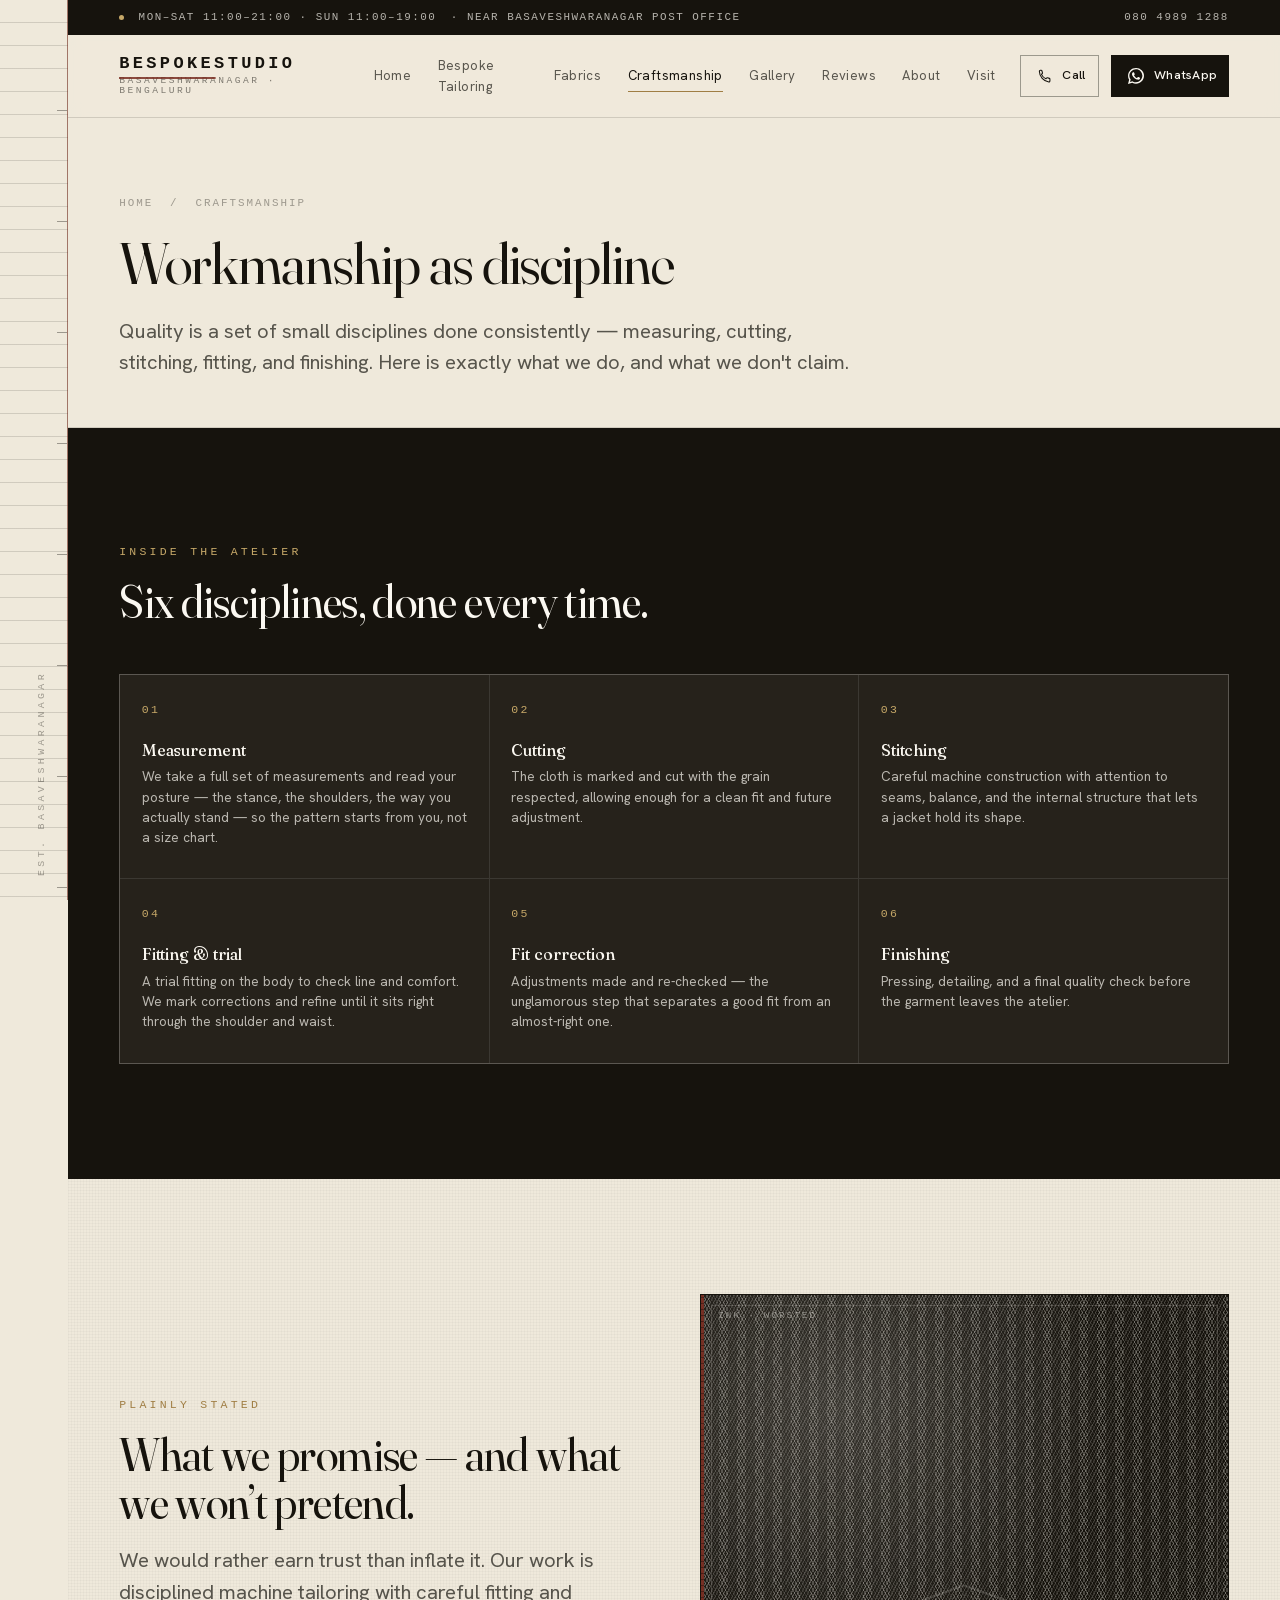
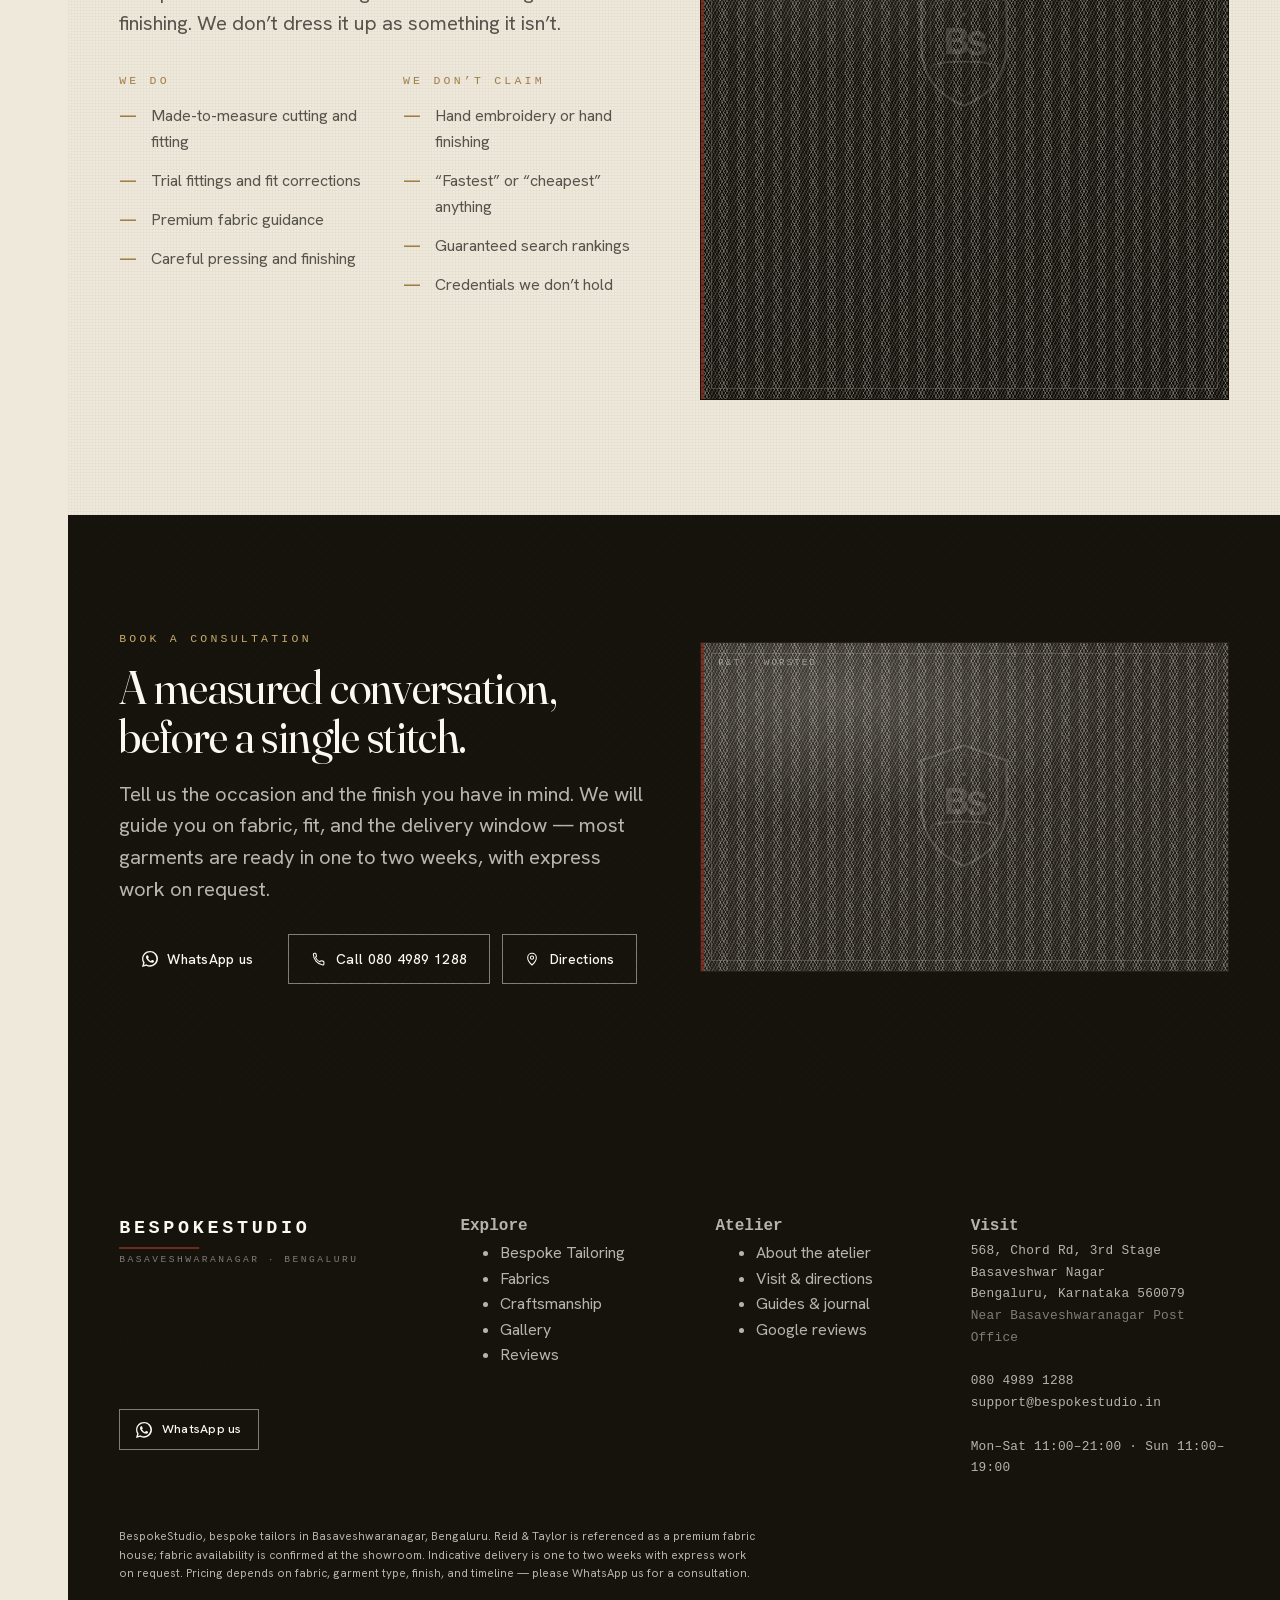
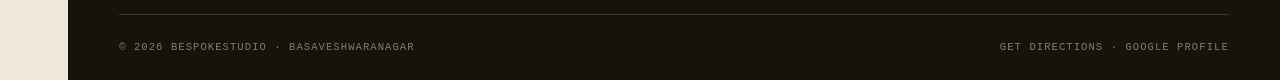
<file: craftsmanship.html>
<!doctype html>
<html lang="en">
<head>
<meta charset="utf-8">
<meta name="viewport" content="width=device-width, initial-scale=1">
<script>document.documentElement.classList.add('js')</script>
<title>Craftsmanship &amp; Tailoring Process in Basaveshwaranagar | BespokeStudio</title>
<meta name="description" content="How BespokeStudio builds a garment in Basaveshwaranagar, Bengaluru — measurement, cutting, stitching, fitting, and finishing. Honest workmanship, no inflated claims.">
<link rel="canonical" href="https://bespokestudio.co.in/craftsmanship">
<meta name="theme-color" content="#17150F">
<meta name="format-detection" content="telephone=no">
<meta property="og:type" content="business.business">
<meta property="og:site_name" content="BespokeStudio">
<meta property="og:title" content="Craftsmanship &amp; Tailoring Process in Basaveshwaranagar | BespokeStudio">
<meta property="og:description" content="How BespokeStudio builds a garment in Basaveshwaranagar, Bengaluru — measurement, cutting, stitching, fitting, and finishing. Honest workmanship, no inflated claims.">
<meta property="og:url" content="https://bespokestudio.co.in/craftsmanship">
<meta property="og:image" content="https://bespokestudio.co.in/assets/img/og-cover.png">
<meta name="twitter:card" content="summary_large_image">
<link rel="icon" href="assets/img/favicon.svg" type="image/svg+xml">
<link rel="apple-touch-icon" href="assets/img/favicon.svg">
<link rel="preconnect" href="https://www.google.com">
<link rel="stylesheet" href="assets/css/site.css">
<script type="application/ld+json">
{
  "@context": "https://schema.org",
  "@graph": [
    {
      "@type": "ClothingStore",
      "@id": "https://bespokestudio.co.in/#business",
      "name": "BespokeStudio",
      "description": "Bespoke tailoring atelier and premium fabric showroom in Basaveshwaranagar, Bengaluru, working with Reid & Taylor and other fine suiting cloths.",
      "url": "https://bespokestudio.co.in/",
      "telephone": "+91-80-4989-1288",
      "email": "support@bespokestudio.in",
      "priceRange": "$$$",
      "image": "https://bespokestudio.co.in/assets/img/og-cover.png",
      "sameAs": [
        "https://share.google/eGm642nOUGeRKLQ7e"
      ],
      "address": {
        "@type": "PostalAddress",
        "streetAddress": "568, Chord Rd, 3rd Stage, Basaveshwar Nagar",
        "addressLocality": "Bengaluru",
        "addressRegion": "Karnataka",
        "postalCode": "560079",
        "addressCountry": "IN"
      },
      "geo": {
        "@type": "GeoCoordinates",
        "latitude": 12.9942605,
        "longitude": 77.5392937
      },
      "openingHoursSpecification": [
        {
          "@type": "OpeningHoursSpecification",
          "dayOfWeek": [
            "Monday",
            "Tuesday",
            "Wednesday",
            "Thursday",
            "Friday",
            "Saturday"
          ],
          "opens": "11:00",
          "closes": "21:00"
        },
        {
          "@type": "OpeningHoursSpecification",
          "dayOfWeek": "Sunday",
          "opens": "11:00",
          "closes": "19:00"
        }
      ],
      "areaServed": [
        "Basaveshwaranagar",
        "Rajajinagar",
        "Vijayanagar",
        "Malleshwaram",
        "Bengaluru"
      ],
      "hasOfferCatalog": {
        "@type": "OfferCatalog",
        "name": "Bespoke tailoring and premium fabrics",
        "itemListElement": [
          {
            "@type": "Offer",
            "itemOffered": {
              "@type": "Service",
              "name": "Men's bespoke suits"
            }
          },
          {
            "@type": "Offer",
            "itemOffered": {
              "@type": "Service",
              "name": "Custom shirts and trousers"
            }
          },
          {
            "@type": "Offer",
            "itemOffered": {
              "@type": "Service",
              "name": "Sherwani and ethnic wear tailoring"
            }
          },
          {
            "@type": "Offer",
            "itemOffered": {
              "@type": "Service",
              "name": "Women's formal bespoke clothing"
            }
          },
          {
            "@type": "Offer",
            "itemOffered": {
              "@type": "Service",
              "name": "Premium fabric consultation"
            }
          }
        ]
      }
    },
    {
      "@type": "BreadcrumbList",
      "itemListElement": [
        {
          "@type": "ListItem",
          "position": 1,
          "name": "Home",
          "item": "https://bespokestudio.co.in/"
        },
        {
          "@type": "ListItem",
          "position": 2,
          "name": "Craftsmanship",
          "item": "https://bespokestudio.co.in/craftsmanship"
        }
      ]
    }
  ]
}
</script>
<!-- GA4: set GA4_ID in build.py to enable. Events buffer to dataLayer until then. -->

</head>
<body data-page="craftsmanship" data-service="craftsmanship">

<div class="spine" aria-hidden="true"><span class="spine__thread"></span><span class="spine__label">Est. Basaveshwaranagar</span></div>

<div class="util">
  <div class="wrap"><div class="util__row">
    <div class="util__hours"><span class="util__dot"></span><span>Mon–Sat 11:00–21:00 · Sun 11:00–19:00</span><span class="hide-s">&middot; Near Basaveshwaranagar Post Office</span></div>
    <div><a href="tel:+918049891288" data-evt="call_click" data-p-position="utilbar">080 4989 1288</a></div>
  </div></div>
</div>

<header class="site-header">
  <div class="wrap"><div class="header__row">
    <a class="brand" href="index.html" aria-label="BespokeStudio home">
      <span class="brand__mark">BespokeStudio</span>
      <span class="brand__place">Basaveshwaranagar &middot; Bengaluru</span>
    </a>
    <nav class="nav" aria-label="Primary"><a href="index.html">Home</a><a href="bespoke-tailoring.html">Bespoke Tailoring</a><a href="fabrics.html">Fabrics</a><a href="craftsmanship.html" aria-current="page">Craftsmanship</a><a href="gallery.html">Gallery</a><a href="reviews.html">Reviews</a><a href="about.html">About</a><a href="contact.html">Visit</a></nav>
    <div class="header__cta">
      <a class="btn btn--ghost btn--sm" href="tel:+918049891288" data-evt="call_click" data-p-position="header"><svg class="btn__ic" viewBox="0 0 24 24" fill="none" stroke="currentColor" stroke-width="1.6" stroke-linecap="round" stroke-linejoin="round" aria-hidden="true"><path d="M6.4 3.5c.4 0 .78.28.9.66l.92 3.05a1 1 0 01-.26 1.02L6.7 9.55a13 13 0 006.6 6.6l1.32-1.26a1 1 0 011.02-.26l3.05.92c.38.12.66.5.66.9v3.05a1.5 1.5 0 01-1.62 1.5A16.5 16.5 0 013.6 5.12 1.5 1.5 0 015.1 3.5z"/></svg> Call</a>
      <a class="btn btn--wa btn--sm" href="https://wa.me/919900259407?text=Hello%20BespokeStudio%2C%20I%20would%20like%20to%20enquire%20about%20a%20custom%20suit%20/%20bespoke%20outfit." data-evt="whatsapp_click" data-p-position="header" target="_blank" rel="noopener"><svg class="btn__ic" viewBox="0 0 24 24" fill="currentColor" aria-hidden="true"><path d="M17.5 14.4c-.3-.15-1.77-.87-2.04-.97-.27-.1-.47-.15-.67.15-.2.3-.77.97-.94 1.17-.17.2-.35.22-.65.07-.3-.15-1.26-.46-2.4-1.48-.89-.79-1.49-1.77-1.66-2.07-.17-.3-.02-.46.13-.61.13-.13.3-.35.45-.52.15-.17.2-.3.3-.5.1-.2.05-.37-.02-.52-.07-.15-.67-1.62-.92-2.22-.24-.58-.49-.5-.67-.51l-.57-.01c-.2 0-.52.07-.79.37-.27.3-1.04 1.02-1.04 2.48s1.07 2.88 1.22 3.08c.15.2 2.1 3.2 5.08 4.49.71.31 1.26.49 1.69.63.71.22 1.36.19 1.87.12.57-.09 1.77-.72 2.02-1.42.25-.7.25-1.3.17-1.42-.07-.12-.27-.2-.57-.35z"/><path d="M20.5 3.4A11.9 11.9 0 0012 0C5.4 0 .1 5.3.1 11.9c0 2.1.5 4.1 1.6 5.9L0 24l6.4-1.7c1.7.9 3.6 1.4 5.6 1.4h.01C18.6 23.7 24 18.4 24 11.8c0-3.2-1.2-6.2-3.5-8.4zM12 21.5h-.01a9.6 9.6 0 01-4.9-1.34l-.35-.2-3.7.97.99-3.6-.23-.37A9.55 9.55 0 012 11.9C2 6.4 6.5 1.9 12 1.9c2.6 0 5 1 6.8 2.8a9.5 9.5 0 012.8 6.7c0 5.5-4.5 10-9.6 10z"/></svg> WhatsApp</a>
      <button class="burger" aria-label="Open menu" aria-expanded="false" aria-controls="drawer"><span></span></button>
    </div>
  </div></div>
</header>

<div class="scrim" aria-hidden="true"></div>
<aside class="drawer" id="drawer" aria-label="Menu">
  <button class="drawer__close" aria-label="Close menu">Close &times;</button>
  <span class="eyebrow eyebrow--onink">BespokeStudio</span>
  <a href="index.html">Home</a><a href="bespoke-tailoring.html">Bespoke Tailoring</a><a href="fabrics.html">Fabrics</a><a href="craftsmanship.html" aria-current="page">Craftsmanship</a><a href="gallery.html">Gallery</a><a href="reviews.html">Reviews</a><a href="about.html">About</a><a href="contact.html">Visit</a>
  <div class="drawer__cta">
    <a class="btn btn--wa btn--block" href="https://wa.me/919900259407?text=Hello%20BespokeStudio%2C%20I%20would%20like%20to%20enquire%20about%20a%20custom%20suit%20/%20bespoke%20outfit." data-evt="whatsapp_click" data-p-position="drawer" target="_blank" rel="noopener"><svg class="btn__ic" viewBox="0 0 24 24" fill="currentColor" aria-hidden="true"><path d="M17.5 14.4c-.3-.15-1.77-.87-2.04-.97-.27-.1-.47-.15-.67.15-.2.3-.77.97-.94 1.17-.17.2-.35.22-.65.07-.3-.15-1.26-.46-2.4-1.48-.89-.79-1.49-1.77-1.66-2.07-.17-.3-.02-.46.13-.61.13-.13.3-.35.45-.52.15-.17.2-.3.3-.5.1-.2.05-.37-.02-.52-.07-.15-.67-1.62-.92-2.22-.24-.58-.49-.5-.67-.51l-.57-.01c-.2 0-.52.07-.79.37-.27.3-1.04 1.02-1.04 2.48s1.07 2.88 1.22 3.08c.15.2 2.1 3.2 5.08 4.49.71.31 1.26.49 1.69.63.71.22 1.36.19 1.87.12.57-.09 1.77-.72 2.02-1.42.25-.7.25-1.3.17-1.42-.07-.12-.27-.2-.57-.35z"/><path d="M20.5 3.4A11.9 11.9 0 0012 0C5.4 0 .1 5.3.1 11.9c0 2.1.5 4.1 1.6 5.9L0 24l6.4-1.7c1.7.9 3.6 1.4 5.6 1.4h.01C18.6 23.7 24 18.4 24 11.8c0-3.2-1.2-6.2-3.5-8.4zM12 21.5h-.01a9.6 9.6 0 01-4.9-1.34l-.35-.2-3.7.97.99-3.6-.23-.37A9.55 9.55 0 012 11.9C2 6.4 6.5 1.9 12 1.9c2.6 0 5 1 6.8 2.8a9.5 9.5 0 012.8 6.7c0 5.5-4.5 10-9.6 10z"/></svg> WhatsApp us</a>
    <a class="btn btn--onink btn--block" href="tel:+918049891288" data-evt="call_click" data-p-position="drawer"><svg class="btn__ic" viewBox="0 0 24 24" fill="none" stroke="currentColor" stroke-width="1.6" stroke-linecap="round" stroke-linejoin="round" aria-hidden="true"><path d="M6.4 3.5c.4 0 .78.28.9.66l.92 3.05a1 1 0 01-.26 1.02L6.7 9.55a13 13 0 006.6 6.6l1.32-1.26a1 1 0 011.02-.26l3.05.92c.38.12.66.5.66.9v3.05a1.5 1.5 0 01-1.62 1.5A16.5 16.5 0 013.6 5.12 1.5 1.5 0 015.1 3.5z"/></svg> Call 080 4989 1288</a>
  </div>
</aside>
<main id="main">

<section class="phero">
  <div class="wrap">
    <nav class="phero__crumb" aria-label="Breadcrumb"><a href="index.html">Home</a> &nbsp;/&nbsp; Craftsmanship</nav>
    <h1 class="reveal">Workmanship as discipline</h1>
    <p class="lede reveal">Quality is a set of small disciplines done consistently — measuring, cutting, stitching, fitting, and finishing. Here is exactly what we do, and what we don't claim.</p>
  </div>
</section>
<section class="section section--ink">
  <div class="wrap">
    <div class="sec-head reveal"><span class="eyebrow eyebrow--onink">Inside the atelier</span><h2 class="section-title">Six disciplines, done every time.</h2></div>
    <div class="process mt-3" style="grid-template-columns:repeat(3,1fr)"><div class="step reveal" style="background:var(--charcoal)"><div class="step__n">01</div><h3>Measurement</h3><p>We take a full set of measurements and read your posture — the stance, the shoulders, the way you actually stand — so the pattern starts from you, not a size chart.</p></div><div class="step reveal" style="background:var(--charcoal)"><div class="step__n">02</div><h3>Cutting</h3><p>The cloth is marked and cut with the grain respected, allowing enough for a clean fit and future adjustment.</p></div><div class="step reveal" style="background:var(--charcoal)"><div class="step__n">03</div><h3>Stitching</h3><p>Careful machine construction with attention to seams, balance, and the internal structure that lets a jacket hold its shape.</p></div><div class="step reveal" style="background:var(--charcoal)"><div class="step__n">04</div><h3>Fitting &amp; trial</h3><p>A trial fitting on the body to check line and comfort. We mark corrections and refine until it sits right through the shoulder and waist.</p></div><div class="step reveal" style="background:var(--charcoal)"><div class="step__n">05</div><h3>Fit correction</h3><p>Adjustments made and re-checked — the unglamorous step that separates a good fit from an almost-right one.</p></div><div class="step reveal" style="background:var(--charcoal)"><div class="step__n">06</div><h3>Finishing</h3><p>Pressing, detailing, and a final quality check before the garment leaves the atelier.</p></div></div>
  </div>
</section>
<section class="section section--paper">
  <div class="wrap">
    <div class="split">
      <div class="split__body reveal">
        <span class="eyebrow">Plainly stated</span>
        <h2 class="section-title">What we promise — and what we won&rsquo;t pretend.</h2>
        <p class="lede">We would rather earn trust than inflate it. Our work is disciplined machine tailoring with careful fitting and finishing. We don&rsquo;t dress it up as something it isn&rsquo;t.</p>
        <div class="cols-2 mt-2">
          <div><h4 class="eyebrow" style="margin-bottom:.8rem">We do</h4>
          <ul class="flist"><li>Made-to-measure cutting and fitting</li><li>Trial fittings and fit corrections</li><li>Premium fabric guidance</li><li>Careful pressing and finishing</li></ul></div>
          <div><h4 class="eyebrow" style="margin-bottom:.8rem">We don&rsquo;t claim</h4>
          <ul class="flist"><li>Hand embroidery or hand finishing</li><li>&ldquo;Fastest&rdquo; or &ldquo;cheapest&rdquo; anything</li><li>Guaranteed search rankings</li><li>Credentials we don&rsquo;t hold</li></ul></div>
        </div>
      </div>
      <div class="split__media reveal"><figure class="swatch swatch--ink" style="--ratio:3 / 4" role="img" aria-label="Hands, chalk &amp; shears at the table"><span class="swatch__weave" aria-hidden="true"></span><span class="swatch__edge" aria-hidden="true"></span><svg class="crest swatch__crest" aria-hidden="true" viewBox="0 0 100 118" role="img" aria-labelledby="crestT" xmlns="http://www.w3.org/2000/svg" fill="none"><title id="crestT">BespokeStudio</title><path d="M50 4 88 17.5v40.5c0 30-18.5 45.5-38 53.5C30.5 103.5 12 88 12 58V17.5L50 4Z" stroke="currentColor" stroke-width="2" stroke-linejoin="round"/><path d="M50 12 80 22.5v35.5c0 25-14.5 38-30 44.5C34.5 96 20 83 20 58V22.5L50 12Z" stroke="currentColor" stroke-width="1" stroke-linejoin="round" opacity=".5"/><g fill="currentColor"><path d="M34 42h11.4c4.4 0 7.3 2.2 7.3 5.9 0 2.6-1.6 4.4-3.9 5.1 2.9.5 4.9 2.6 4.9 5.7 0 4.1-3.1 6.6-8 6.6H34V42Zm10.4 9.4c2 0 3.2-1.1 3.2-2.8 0-1.7-1.2-2.6-3.3-2.6h-5.2v5.4h5.3Zm.5 9.3c2.2 0 3.5-1.1 3.5-3 0-1.9-1.4-2.9-3.6-2.9h-5.7v5.9h5.8Z"/><path d="M56.7 59.6c.2 2.4 2.1 3.9 5 3.9 2.5 0 4.1-1.1 4.1-2.8 0-1.5-1-2.2-3.8-2.8l-2.5-.6c-4.1-.9-6-2.9-6-6 0-3.9 3.2-6.4 7.9-6.4 4.9 0 7.8 2.4 8 6.4h-4.7c-.2-2-1.5-3-3.4-3-1.9 0-3.2.9-3.2 2.4 0 1.3 1 2 3.4 2.6l2.6.6c4.3.9 6.2 2.7 6.2 6 0 4.1-3.3 6.7-8.7 6.7-5.3 0-8.6-2.5-8.8-6.6l3.9-.4Z"/></g><path d="M27 74c9-2.6 37-2.6 46 0" stroke="currentColor" stroke-width="1.6" stroke-linecap="round"/><path d="M24.4 74c-2.4.7-4 2.4-4.4 4.7M75.6 74c2.4.7 4 2.4 4.4 4.7" stroke="currentColor" stroke-width="1.4" stroke-linecap="round" opacity=".7"/><circle cx="50" cy="30" r="1.6" fill="currentColor"/></svg><span class="swatch__tag">INK · WORSTED</span></figure></div>
    </div>
  </div>
</section>
<section class="section section--ink weave">
  <div class="wrap">
    <div class="split">
      <div class="split__body reveal">
        <span class="eyebrow eyebrow--onink">Book a consultation</span>
        <h2 class="section-title">A measured conversation, before a single stitch.</h2>
        <p class="lede">Tell us the occasion and the finish you have in mind. We will guide you on fabric, fit, and the delivery window — most garments are ready in one to two weeks, with express work on request.</p>
        <div class="cta-row"><a class="btn btn--wa" href="https://wa.me/919900259407?text=Hello%20BespokeStudio%2C%20I%20would%20like%20to%20book%20a%20wardrobe%20consultation." data-evt="whatsapp_click" data-p-position="section" target="_blank" rel="noopener"><svg class="btn__ic" viewBox="0 0 24 24" fill="currentColor" aria-hidden="true"><path d="M17.5 14.4c-.3-.15-1.77-.87-2.04-.97-.27-.1-.47-.15-.67.15-.2.3-.77.97-.94 1.17-.17.2-.35.22-.65.07-.3-.15-1.26-.46-2.4-1.48-.89-.79-1.49-1.77-1.66-2.07-.17-.3-.02-.46.13-.61.13-.13.3-.35.45-.52.15-.17.2-.3.3-.5.1-.2.05-.37-.02-.52-.07-.15-.67-1.62-.92-2.22-.24-.58-.49-.5-.67-.51l-.57-.01c-.2 0-.52.07-.79.37-.27.3-1.04 1.02-1.04 2.48s1.07 2.88 1.22 3.08c.15.2 2.1 3.2 5.08 4.49.71.31 1.26.49 1.69.63.71.22 1.36.19 1.87.12.57-.09 1.77-.72 2.02-1.42.25-.7.25-1.3.17-1.42-.07-.12-.27-.2-.57-.35z"/><path d="M20.5 3.4A11.9 11.9 0 0012 0C5.4 0 .1 5.3.1 11.9c0 2.1.5 4.1 1.6 5.9L0 24l6.4-1.7c1.7.9 3.6 1.4 5.6 1.4h.01C18.6 23.7 24 18.4 24 11.8c0-3.2-1.2-6.2-3.5-8.4zM12 21.5h-.01a9.6 9.6 0 01-4.9-1.34l-.35-.2-3.7.97.99-3.6-.23-.37A9.55 9.55 0 012 11.9C2 6.4 6.5 1.9 12 1.9c2.6 0 5 1 6.8 2.8a9.5 9.5 0 012.8 6.7c0 5.5-4.5 10-9.6 10z"/></svg> WhatsApp us</a><a class="btn btn--onink" href="tel:+918049891288" data-evt="call_click" data-p-position="section"><svg class="btn__ic" viewBox="0 0 24 24" fill="none" stroke="currentColor" stroke-width="1.6" stroke-linecap="round" stroke-linejoin="round" aria-hidden="true"><path d="M6.4 3.5c.4 0 .78.28.9.66l.92 3.05a1 1 0 01-.26 1.02L6.7 9.55a13 13 0 006.6 6.6l1.32-1.26a1 1 0 011.02-.26l3.05.92c.38.12.66.5.66.9v3.05a1.5 1.5 0 01-1.62 1.5A16.5 16.5 0 013.6 5.12 1.5 1.5 0 015.1 3.5z"/></svg> Call 080 4989 1288</a><a class="btn btn--onink" href="https://www.google.com/maps/dir/?api=1&destination=12.9942605%2C77.5392937" data-evt="direction_click" data-p-position="section" target="_blank" rel="noopener"><svg class="btn__ic" viewBox="0 0 24 24" fill="none" stroke="currentColor" stroke-width="1.6" stroke-linecap="round" stroke-linejoin="round" aria-hidden="true"><path d="M12 21s6.5-5.8 6.5-11a6.5 6.5 0 10-13 0C5.5 15.2 12 21 12 21z"/><circle cx="12" cy="10" r="2.4"/></svg> Directions</a></div>
      </div>
      <div class="split__media reveal">
        <figure class="swatch swatch--worsted" style="--ratio:16 / 10" role="img" aria-label="Consultation table — fabric bunch &amp; measure card"><span class="swatch__weave" aria-hidden="true"></span><span class="swatch__edge" aria-hidden="true"></span><svg class="crest swatch__crest" aria-hidden="true" viewBox="0 0 100 118" role="img" aria-labelledby="crestT" xmlns="http://www.w3.org/2000/svg" fill="none"><title id="crestT">BespokeStudio</title><path d="M50 4 88 17.5v40.5c0 30-18.5 45.5-38 53.5C30.5 103.5 12 88 12 58V17.5L50 4Z" stroke="currentColor" stroke-width="2" stroke-linejoin="round"/><path d="M50 12 80 22.5v35.5c0 25-14.5 38-30 44.5C34.5 96 20 83 20 58V22.5L50 12Z" stroke="currentColor" stroke-width="1" stroke-linejoin="round" opacity=".5"/><g fill="currentColor"><path d="M34 42h11.4c4.4 0 7.3 2.2 7.3 5.9 0 2.6-1.6 4.4-3.9 5.1 2.9.5 4.9 2.6 4.9 5.7 0 4.1-3.1 6.6-8 6.6H34V42Zm10.4 9.4c2 0 3.2-1.1 3.2-2.8 0-1.7-1.2-2.6-3.3-2.6h-5.2v5.4h5.3Zm.5 9.3c2.2 0 3.5-1.1 3.5-3 0-1.9-1.4-2.9-3.6-2.9h-5.7v5.9h5.8Z"/><path d="M56.7 59.6c.2 2.4 2.1 3.9 5 3.9 2.5 0 4.1-1.1 4.1-2.8 0-1.5-1-2.2-3.8-2.8l-2.5-.6c-4.1-.9-6-2.9-6-6 0-3.9 3.2-6.4 7.9-6.4 4.9 0 7.8 2.4 8 6.4h-4.7c-.2-2-1.5-3-3.4-3-1.9 0-3.2.9-3.2 2.4 0 1.3 1 2 3.4 2.6l2.6.6c4.3.9 6.2 2.7 6.2 6 0 4.1-3.3 6.7-8.7 6.7-5.3 0-8.6-2.5-8.8-6.6l3.9-.4Z"/></g><path d="M27 74c9-2.6 37-2.6 46 0" stroke="currentColor" stroke-width="1.6" stroke-linecap="round"/><path d="M24.4 74c-2.4.7-4 2.4-4.4 4.7M75.6 74c2.4.7 4 2.4 4.4 4.7" stroke="currentColor" stroke-width="1.4" stroke-linecap="round" opacity=".7"/><circle cx="50" cy="30" r="1.6" fill="currentColor"/></svg><span class="swatch__tag">R&amp;T · WORSTED</span></figure>
      </div>
    </div>
  </div>
</section>
</main>

<footer class="site-footer">
  <div class="wrap">
    <div class="footer__grid">
      <div class="footer__brand">
        <span class="brand__mark">BespokeStudio</span>
        <span class="brand__place">Basaveshwaranagar &middot; Bengaluru</span>
        <p>A private atelier for bespoke tailoring and premium fabrics — custom suits, shirts, sherwani and ethnic wear, women&rsquo;s formal clothing, and Reid &amp; Taylor suiting.</p>
        <div class="cta-row mt-2">
          <a class="btn btn--onink btn--sm" href="https://wa.me/919900259407?text=Hello%20BespokeStudio%2C%20I%20would%20like%20to%20enquire%20about%20a%20custom%20suit%20/%20bespoke%20outfit." data-evt="whatsapp_click" data-p-position="footer" target="_blank" rel="noopener"><svg class="btn__ic" viewBox="0 0 24 24" fill="currentColor" aria-hidden="true"><path d="M17.5 14.4c-.3-.15-1.77-.87-2.04-.97-.27-.1-.47-.15-.67.15-.2.3-.77.97-.94 1.17-.17.2-.35.22-.65.07-.3-.15-1.26-.46-2.4-1.48-.89-.79-1.49-1.77-1.66-2.07-.17-.3-.02-.46.13-.61.13-.13.3-.35.45-.52.15-.17.2-.3.3-.5.1-.2.05-.37-.02-.52-.07-.15-.67-1.62-.92-2.22-.24-.58-.49-.5-.67-.51l-.57-.01c-.2 0-.52.07-.79.37-.27.3-1.04 1.02-1.04 2.48s1.07 2.88 1.22 3.08c.15.2 2.1 3.2 5.08 4.49.71.31 1.26.49 1.69.63.71.22 1.36.19 1.87.12.57-.09 1.77-.72 2.02-1.42.25-.7.25-1.3.17-1.42-.07-.12-.27-.2-.57-.35z"/><path d="M20.5 3.4A11.9 11.9 0 0012 0C5.4 0 .1 5.3.1 11.9c0 2.1.5 4.1 1.6 5.9L0 24l6.4-1.7c1.7.9 3.6 1.4 5.6 1.4h.01C18.6 23.7 24 18.4 24 11.8c0-3.2-1.2-6.2-3.5-8.4zM12 21.5h-.01a9.6 9.6 0 01-4.9-1.34l-.35-.2-3.7.97.99-3.6-.23-.37A9.55 9.55 0 012 11.9C2 6.4 6.5 1.9 12 1.9c2.6 0 5 1 6.8 2.8a9.5 9.5 0 012.8 6.7c0 5.5-4.5 10-9.6 10z"/></svg> WhatsApp us</a>
        </div>
      </div>
      <div class="footer__col"><h4>Explore</h4><ul><li><a href="bespoke-tailoring.html">Bespoke Tailoring</a></li><li><a href="fabrics.html">Fabrics</a></li><li><a href="craftsmanship.html">Craftsmanship</a></li><li><a href="gallery.html">Gallery</a></li><li><a href="reviews.html">Reviews</a></li></ul></div>
      <div class="footer__col"><h4>Atelier</h4><ul><li><a href="about.html">About the atelier</a></li><li><a href="contact.html">Visit &amp; directions</a></li><li><a href="guides.html">Guides &amp; journal</a></li><li><a href="reviews.html">Google reviews</a></li></ul></div>
      <div class="footer__col">
        <h4>Visit</h4>
        <address class="footer__data" style="font-style:normal">
          568, Chord Rd, 3rd Stage<br>Basaveshwar Nagar<br>Bengaluru, Karnataka 560079<br>
          <span style="color:var(--chalk-46)">Near Basaveshwaranagar Post Office</span><br><br>
          <a href="tel:+918049891288" data-evt="call_click" data-p-position="footer">080 4989 1288</a><br>
          <a href="mailto:support@bespokestudio.in" data-evt="email_click" data-p-position="footer">support@bespokestudio.in</a><br><br>
          Mon–Sat 11:00–21:00 · Sun 11:00–19:00
        </address>
      </div>
    </div>
    <p class="footer__note">BespokeStudio, bespoke tailors in Basaveshwaranagar, Bengaluru. Reid &amp; Taylor is referenced as a premium fabric house; fabric availability is confirmed at the showroom. Indicative delivery is one to two weeks with express work on request. Pricing depends on fabric, garment type, finish, and timeline — please WhatsApp us for a consultation.</p>
    <div class="footer__bar">
      <span>&copy; <span data-year>2026</span> BespokeStudio &middot; Basaveshwaranagar</span>
      <span><a href="https://www.google.com/maps/dir/?api=1&destination=12.9942605%2C77.5392937" data-evt="direction_click" data-p-position="footer" target="_blank" rel="noopener">Get directions</a> &middot; <a href="https://share.google/eGm642nOUGeRKLQ7e" target="_blank" rel="noopener">Google profile</a></span>
    </div>
  </div>
</footer>
<script src="assets/js/site.js" defer></script>

<nav class="dock" aria-label="Quick contact">
  <a class="dock--wa" href="https://wa.me/919900259407?text=Hello%20BespokeStudio%2C%20I%20would%20like%20to%20enquire%20about%20a%20custom%20suit%20/%20bespoke%20outfit." data-evt="whatsapp_click" data-p-position="dock" target="_blank" rel="noopener"><svg class="btn__ic" viewBox="0 0 24 24" fill="currentColor" aria-hidden="true"><path d="M17.5 14.4c-.3-.15-1.77-.87-2.04-.97-.27-.1-.47-.15-.67.15-.2.3-.77.97-.94 1.17-.17.2-.35.22-.65.07-.3-.15-1.26-.46-2.4-1.48-.89-.79-1.49-1.77-1.66-2.07-.17-.3-.02-.46.13-.61.13-.13.3-.35.45-.52.15-.17.2-.3.3-.5.1-.2.05-.37-.02-.52-.07-.15-.67-1.62-.92-2.22-.24-.58-.49-.5-.67-.51l-.57-.01c-.2 0-.52.07-.79.37-.27.3-1.04 1.02-1.04 2.48s1.07 2.88 1.22 3.08c.15.2 2.1 3.2 5.08 4.49.71.31 1.26.49 1.69.63.71.22 1.36.19 1.87.12.57-.09 1.77-.72 2.02-1.42.25-.7.25-1.3.17-1.42-.07-.12-.27-.2-.57-.35z"/><path d="M20.5 3.4A11.9 11.9 0 0012 0C5.4 0 .1 5.3.1 11.9c0 2.1.5 4.1 1.6 5.9L0 24l6.4-1.7c1.7.9 3.6 1.4 5.6 1.4h.01C18.6 23.7 24 18.4 24 11.8c0-3.2-1.2-6.2-3.5-8.4zM12 21.5h-.01a9.6 9.6 0 01-4.9-1.34l-.35-.2-3.7.97.99-3.6-.23-.37A9.55 9.55 0 012 11.9C2 6.4 6.5 1.9 12 1.9c2.6 0 5 1 6.8 2.8a9.5 9.5 0 012.8 6.7c0 5.5-4.5 10-9.6 10z"/></svg> WhatsApp</a>
  <a href="tel:+918049891288" data-evt="call_click" data-p-position="dock"><svg class="btn__ic" viewBox="0 0 24 24" fill="none" stroke="currentColor" stroke-width="1.6" stroke-linecap="round" stroke-linejoin="round" aria-hidden="true"><path d="M6.4 3.5c.4 0 .78.28.9.66l.92 3.05a1 1 0 01-.26 1.02L6.7 9.55a13 13 0 006.6 6.6l1.32-1.26a1 1 0 011.02-.26l3.05.92c.38.12.66.5.66.9v3.05a1.5 1.5 0 01-1.62 1.5A16.5 16.5 0 013.6 5.12 1.5 1.5 0 015.1 3.5z"/></svg> Call</a>
  <a href="https://www.google.com/maps/dir/?api=1&destination=12.9942605%2C77.5392937" data-evt="direction_click" data-p-position="dock" target="_blank" rel="noopener"><svg class="btn__ic" viewBox="0 0 24 24" fill="none" stroke="currentColor" stroke-width="1.6" stroke-linecap="round" stroke-linejoin="round" aria-hidden="true"><path d="M12 21s6.5-5.8 6.5-11a6.5 6.5 0 10-13 0C5.5 15.2 12 21 12 21z"/><circle cx="12" cy="10" r="2.4"/></svg> Directions</a>
</nav>
</body>
</html>
</file>
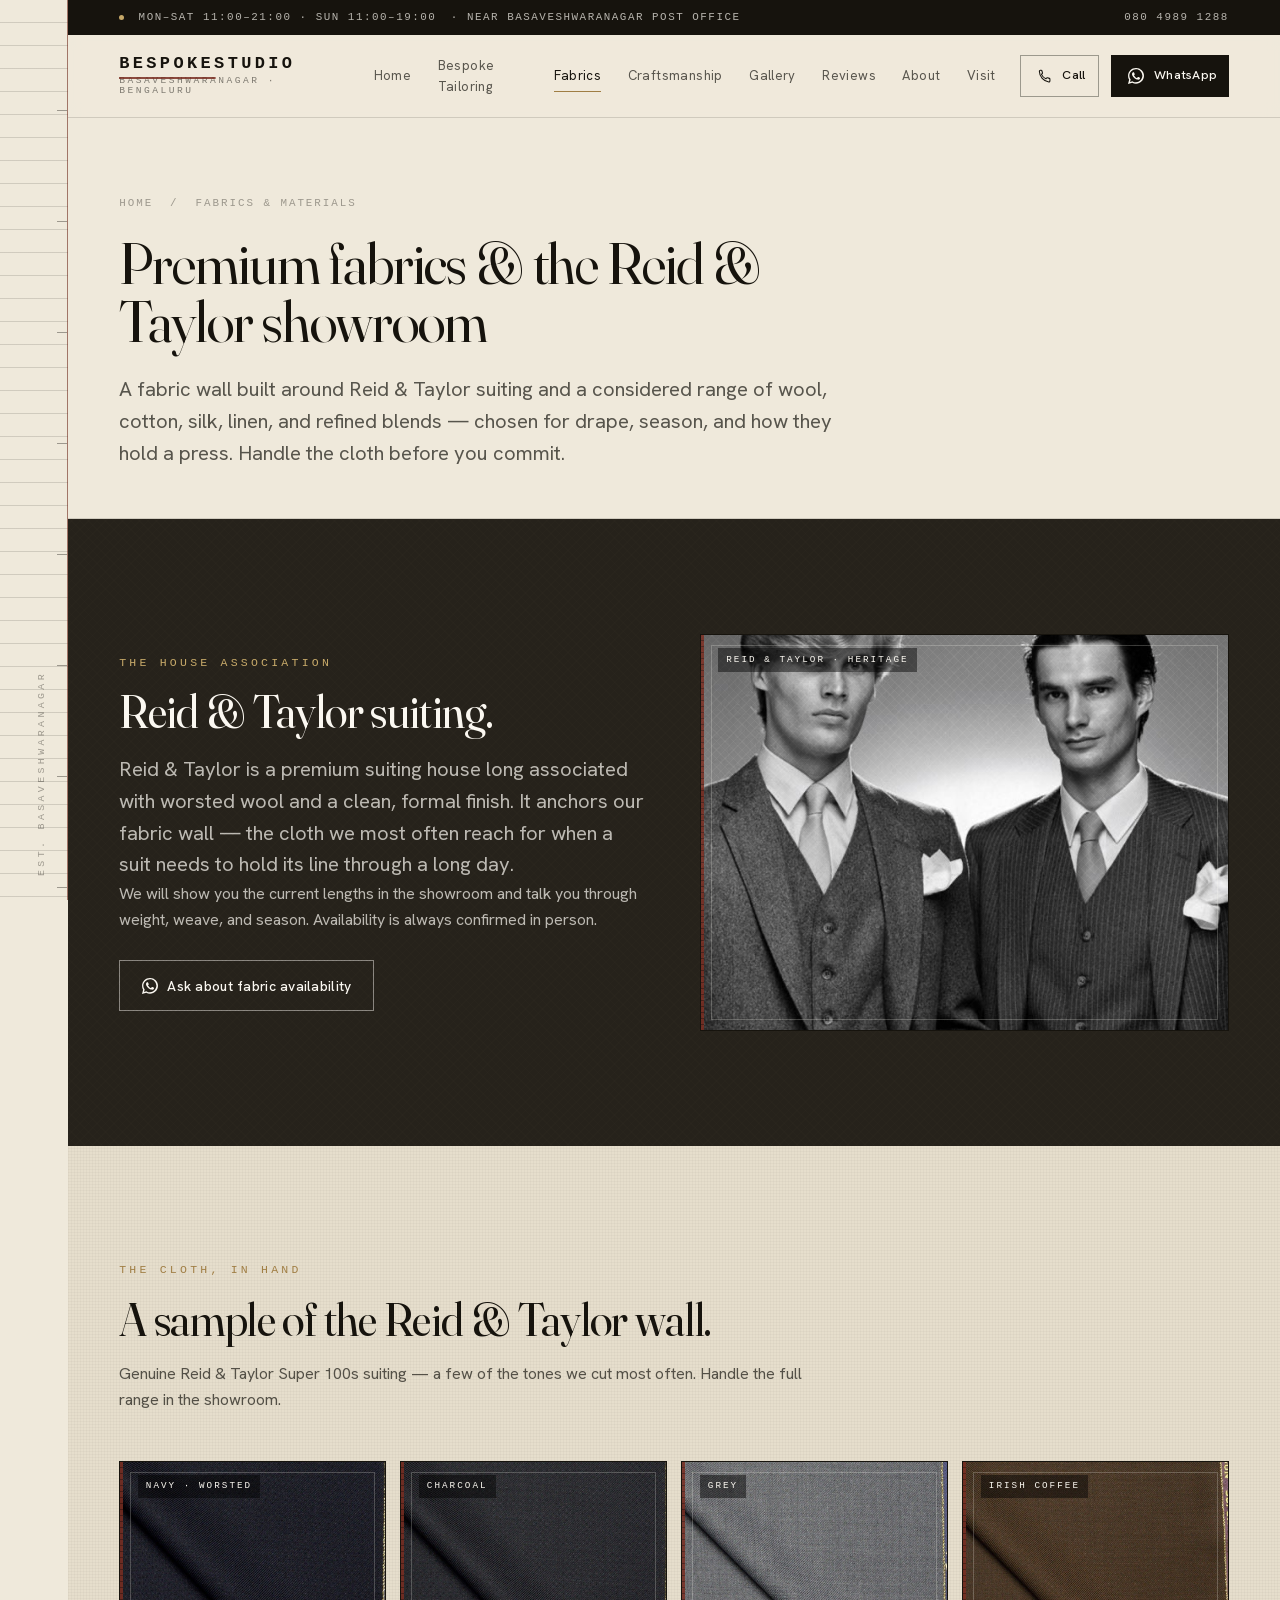
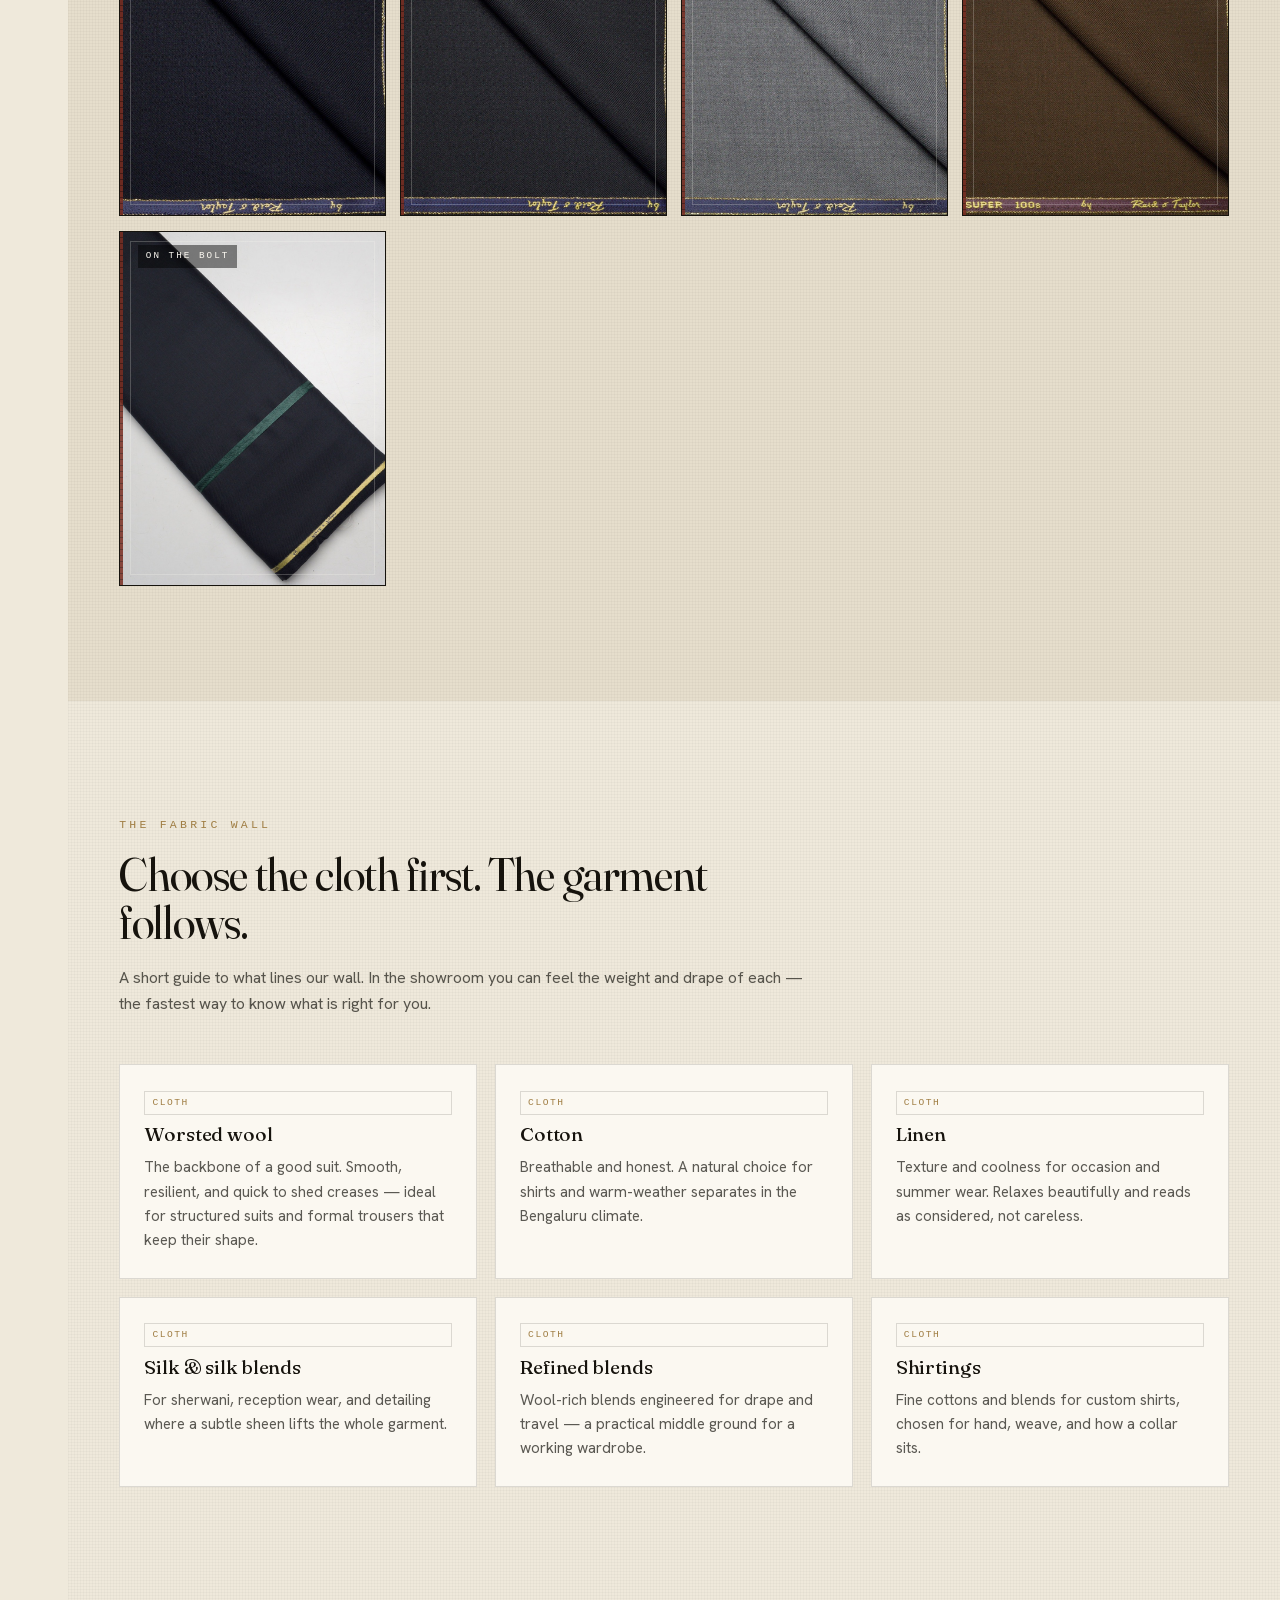
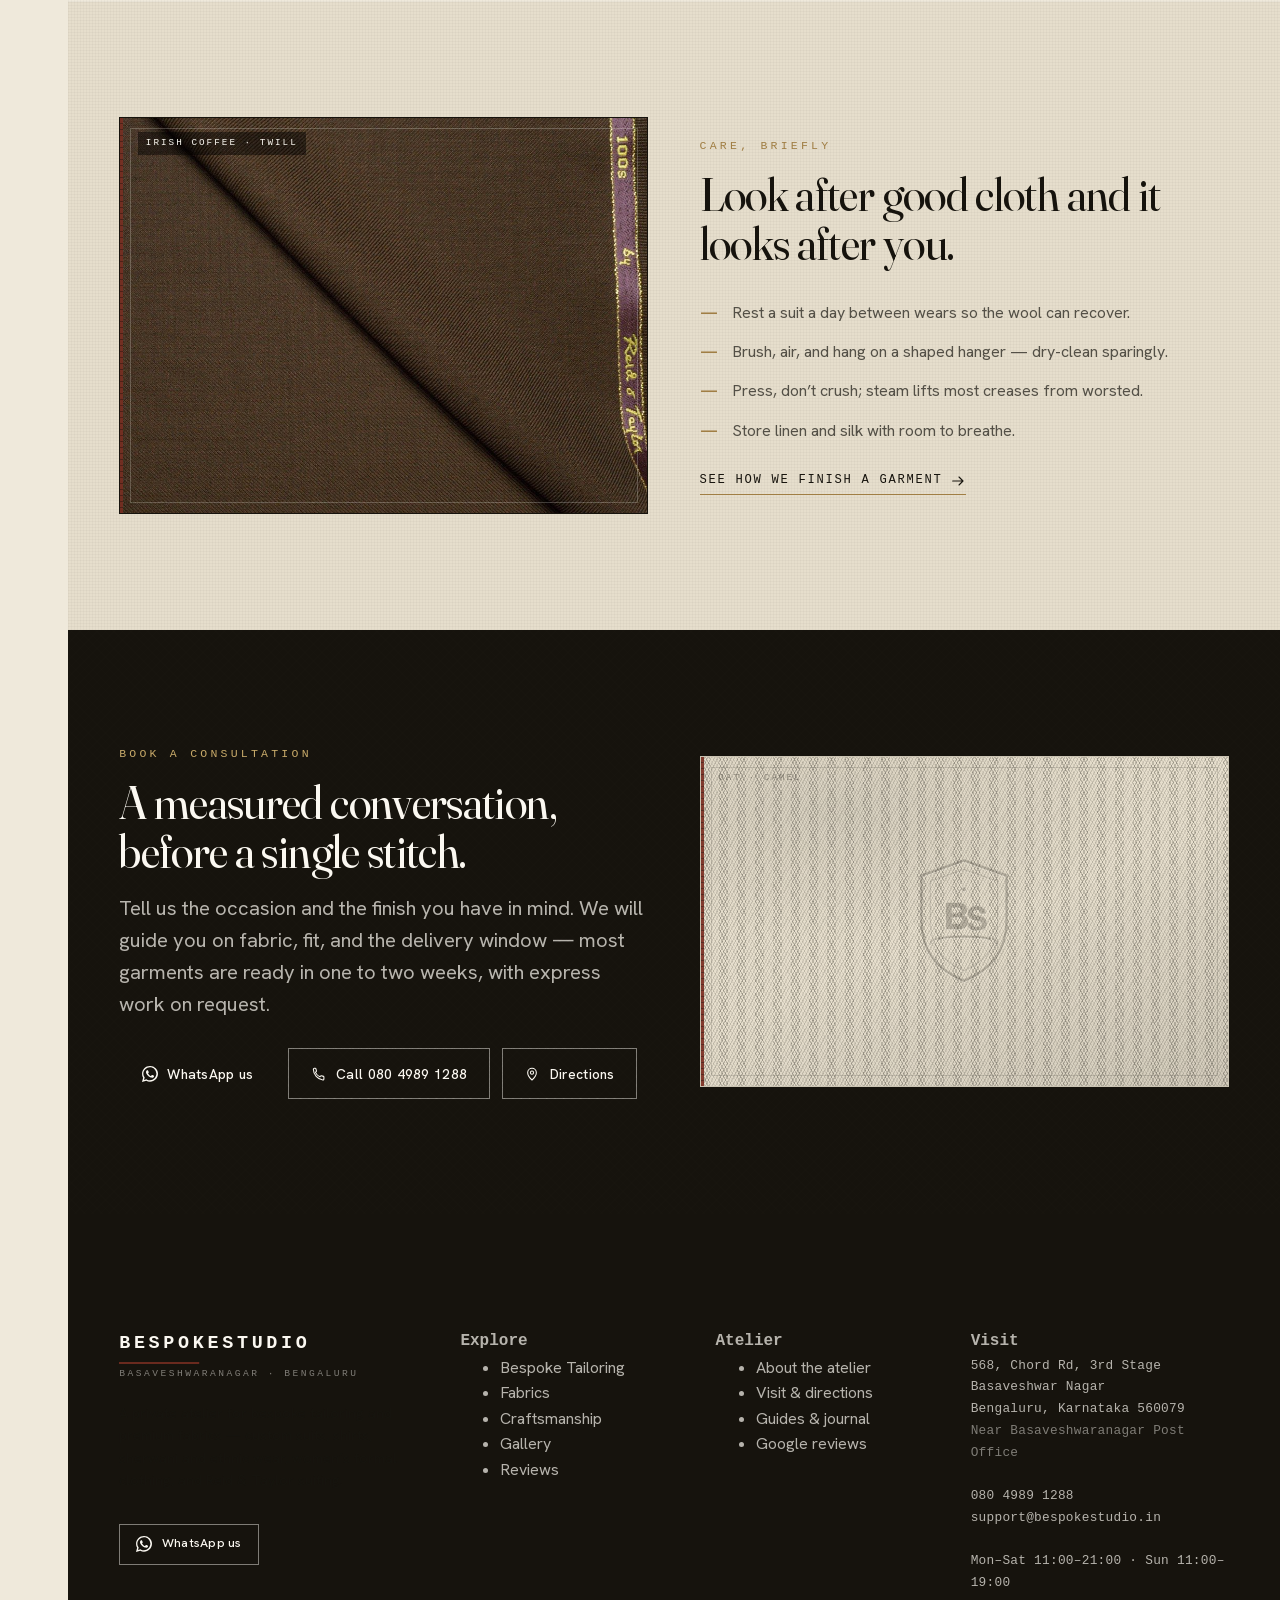
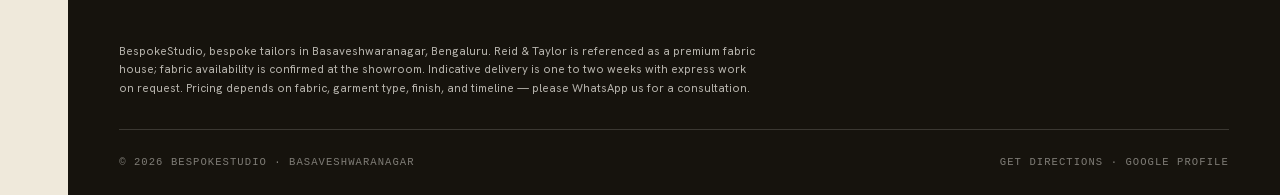
<file: fabrics.html>
<!doctype html>
<html lang="en">
<head>
<meta charset="utf-8">
<meta name="viewport" content="width=device-width, initial-scale=1">
<script>document.documentElement.classList.add('js')</script>
<title>Premium Fabrics &amp; Reid &amp; Taylor Showroom in Basaveshwaranagar | BespokeStudio</title>
<meta name="description" content="Premium fabrics in Basaveshwaranagar, Bengaluru — Reid &amp; Taylor suiting plus wool, cotton, silk, linen and refined blends. Fabric consultation at the showroom. WhatsApp to ask about availability.">
<link rel="canonical" href="https://bespokestudio.co.in/fabrics">
<meta name="theme-color" content="#17150F">
<meta name="format-detection" content="telephone=no">
<meta property="og:type" content="business.business">
<meta property="og:site_name" content="BespokeStudio">
<meta property="og:title" content="Premium Fabrics &amp; Reid &amp; Taylor Showroom in Basaveshwaranagar | BespokeStudio">
<meta property="og:description" content="Premium fabrics in Basaveshwaranagar, Bengaluru — Reid &amp; Taylor suiting plus wool, cotton, silk, linen and refined blends. Fabric consultation at the showroom. WhatsApp to ask about availability.">
<meta property="og:url" content="https://bespokestudio.co.in/fabrics">
<meta property="og:image" content="https://bespokestudio.co.in/assets/img/og-cover.png">
<meta name="twitter:card" content="summary_large_image">
<link rel="icon" href="assets/img/favicon.svg" type="image/svg+xml">
<link rel="apple-touch-icon" href="assets/img/favicon.svg">
<link rel="preconnect" href="https://www.google.com">
<link rel="stylesheet" href="assets/css/site.css">
<script type="application/ld+json">
{
  "@context": "https://schema.org",
  "@graph": [
    {
      "@type": "ClothingStore",
      "@id": "https://bespokestudio.co.in/#business",
      "name": "BespokeStudio",
      "description": "Bespoke tailoring atelier and premium fabric showroom in Basaveshwaranagar, Bengaluru, working with Reid & Taylor and other fine suiting cloths.",
      "url": "https://bespokestudio.co.in/",
      "telephone": "+91-80-4989-1288",
      "email": "support@bespokestudio.in",
      "priceRange": "$$$",
      "image": "https://bespokestudio.co.in/assets/img/og-cover.png",
      "sameAs": [
        "https://share.google/eGm642nOUGeRKLQ7e"
      ],
      "address": {
        "@type": "PostalAddress",
        "streetAddress": "568, Chord Rd, 3rd Stage, Basaveshwar Nagar",
        "addressLocality": "Bengaluru",
        "addressRegion": "Karnataka",
        "postalCode": "560079",
        "addressCountry": "IN"
      },
      "geo": {
        "@type": "GeoCoordinates",
        "latitude": 12.9942605,
        "longitude": 77.5392937
      },
      "openingHoursSpecification": [
        {
          "@type": "OpeningHoursSpecification",
          "dayOfWeek": [
            "Monday",
            "Tuesday",
            "Wednesday",
            "Thursday",
            "Friday",
            "Saturday"
          ],
          "opens": "11:00",
          "closes": "21:00"
        },
        {
          "@type": "OpeningHoursSpecification",
          "dayOfWeek": "Sunday",
          "opens": "11:00",
          "closes": "19:00"
        }
      ],
      "areaServed": [
        "Basaveshwaranagar",
        "Rajajinagar",
        "Vijayanagar",
        "Malleshwaram",
        "Bengaluru"
      ],
      "hasOfferCatalog": {
        "@type": "OfferCatalog",
        "name": "Bespoke tailoring and premium fabrics",
        "itemListElement": [
          {
            "@type": "Offer",
            "itemOffered": {
              "@type": "Service",
              "name": "Men's bespoke suits"
            }
          },
          {
            "@type": "Offer",
            "itemOffered": {
              "@type": "Service",
              "name": "Custom shirts and trousers"
            }
          },
          {
            "@type": "Offer",
            "itemOffered": {
              "@type": "Service",
              "name": "Sherwani and ethnic wear tailoring"
            }
          },
          {
            "@type": "Offer",
            "itemOffered": {
              "@type": "Service",
              "name": "Women's formal bespoke clothing"
            }
          },
          {
            "@type": "Offer",
            "itemOffered": {
              "@type": "Service",
              "name": "Premium fabric consultation"
            }
          }
        ]
      }
    },
    {
      "@type": "BreadcrumbList",
      "itemListElement": [
        {
          "@type": "ListItem",
          "position": 1,
          "name": "Home",
          "item": "https://bespokestudio.co.in/"
        },
        {
          "@type": "ListItem",
          "position": 2,
          "name": "Fabrics",
          "item": "https://bespokestudio.co.in/fabrics"
        }
      ]
    }
  ]
}
</script>
<!-- GA4: set GA4_ID in build.py to enable. Events buffer to dataLayer until then. -->

</head>
<body data-page="fabrics" data-service="fabrics">

<div class="spine" aria-hidden="true"><span class="spine__thread"></span><span class="spine__label">Est. Basaveshwaranagar</span></div>

<div class="util">
  <div class="wrap"><div class="util__row">
    <div class="util__hours"><span class="util__dot"></span><span>Mon–Sat 11:00–21:00 · Sun 11:00–19:00</span><span class="hide-s">&middot; Near Basaveshwaranagar Post Office</span></div>
    <div><a href="tel:+918049891288" data-evt="call_click" data-p-position="utilbar">080 4989 1288</a></div>
  </div></div>
</div>

<header class="site-header">
  <div class="wrap"><div class="header__row">
    <a class="brand" href="index.html" aria-label="BespokeStudio home">
      <span class="brand__mark">BespokeStudio</span>
      <span class="brand__place">Basaveshwaranagar &middot; Bengaluru</span>
    </a>
    <nav class="nav" aria-label="Primary"><a href="index.html">Home</a><a href="bespoke-tailoring.html">Bespoke Tailoring</a><a href="fabrics.html" aria-current="page">Fabrics</a><a href="craftsmanship.html">Craftsmanship</a><a href="gallery.html">Gallery</a><a href="reviews.html">Reviews</a><a href="about.html">About</a><a href="contact.html">Visit</a></nav>
    <div class="header__cta">
      <a class="btn btn--ghost btn--sm" href="tel:+918049891288" data-evt="call_click" data-p-position="header"><svg class="btn__ic" viewBox="0 0 24 24" fill="none" stroke="currentColor" stroke-width="1.6" stroke-linecap="round" stroke-linejoin="round" aria-hidden="true"><path d="M6.4 3.5c.4 0 .78.28.9.66l.92 3.05a1 1 0 01-.26 1.02L6.7 9.55a13 13 0 006.6 6.6l1.32-1.26a1 1 0 011.02-.26l3.05.92c.38.12.66.5.66.9v3.05a1.5 1.5 0 01-1.62 1.5A16.5 16.5 0 013.6 5.12 1.5 1.5 0 015.1 3.5z"/></svg> Call</a>
      <a class="btn btn--wa btn--sm" href="https://wa.me/919900259407?text=Hello%20BespokeStudio%2C%20I%20would%20like%20to%20enquire%20about%20a%20custom%20suit%20/%20bespoke%20outfit." data-evt="whatsapp_click" data-p-position="header" target="_blank" rel="noopener"><svg class="btn__ic" viewBox="0 0 24 24" fill="currentColor" aria-hidden="true"><path d="M17.5 14.4c-.3-.15-1.77-.87-2.04-.97-.27-.1-.47-.15-.67.15-.2.3-.77.97-.94 1.17-.17.2-.35.22-.65.07-.3-.15-1.26-.46-2.4-1.48-.89-.79-1.49-1.77-1.66-2.07-.17-.3-.02-.46.13-.61.13-.13.3-.35.45-.52.15-.17.2-.3.3-.5.1-.2.05-.37-.02-.52-.07-.15-.67-1.62-.92-2.22-.24-.58-.49-.5-.67-.51l-.57-.01c-.2 0-.52.07-.79.37-.27.3-1.04 1.02-1.04 2.48s1.07 2.88 1.22 3.08c.15.2 2.1 3.2 5.08 4.49.71.31 1.26.49 1.69.63.71.22 1.36.19 1.87.12.57-.09 1.77-.72 2.02-1.42.25-.7.25-1.3.17-1.42-.07-.12-.27-.2-.57-.35z"/><path d="M20.5 3.4A11.9 11.9 0 0012 0C5.4 0 .1 5.3.1 11.9c0 2.1.5 4.1 1.6 5.9L0 24l6.4-1.7c1.7.9 3.6 1.4 5.6 1.4h.01C18.6 23.7 24 18.4 24 11.8c0-3.2-1.2-6.2-3.5-8.4zM12 21.5h-.01a9.6 9.6 0 01-4.9-1.34l-.35-.2-3.7.97.99-3.6-.23-.37A9.55 9.55 0 012 11.9C2 6.4 6.5 1.9 12 1.9c2.6 0 5 1 6.8 2.8a9.5 9.5 0 012.8 6.7c0 5.5-4.5 10-9.6 10z"/></svg> WhatsApp</a>
      <button class="burger" aria-label="Open menu" aria-expanded="false" aria-controls="drawer"><span></span></button>
    </div>
  </div></div>
</header>

<div class="scrim" aria-hidden="true"></div>
<aside class="drawer" id="drawer" aria-label="Menu">
  <button class="drawer__close" aria-label="Close menu">Close &times;</button>
  <span class="eyebrow eyebrow--onink">BespokeStudio</span>
  <a href="index.html">Home</a><a href="bespoke-tailoring.html">Bespoke Tailoring</a><a href="fabrics.html" aria-current="page">Fabrics</a><a href="craftsmanship.html">Craftsmanship</a><a href="gallery.html">Gallery</a><a href="reviews.html">Reviews</a><a href="about.html">About</a><a href="contact.html">Visit</a>
  <div class="drawer__cta">
    <a class="btn btn--wa btn--block" href="https://wa.me/919900259407?text=Hello%20BespokeStudio%2C%20I%20would%20like%20to%20enquire%20about%20a%20custom%20suit%20/%20bespoke%20outfit." data-evt="whatsapp_click" data-p-position="drawer" target="_blank" rel="noopener"><svg class="btn__ic" viewBox="0 0 24 24" fill="currentColor" aria-hidden="true"><path d="M17.5 14.4c-.3-.15-1.77-.87-2.04-.97-.27-.1-.47-.15-.67.15-.2.3-.77.97-.94 1.17-.17.2-.35.22-.65.07-.3-.15-1.26-.46-2.4-1.48-.89-.79-1.49-1.77-1.66-2.07-.17-.3-.02-.46.13-.61.13-.13.3-.35.45-.52.15-.17.2-.3.3-.5.1-.2.05-.37-.02-.52-.07-.15-.67-1.62-.92-2.22-.24-.58-.49-.5-.67-.51l-.57-.01c-.2 0-.52.07-.79.37-.27.3-1.04 1.02-1.04 2.48s1.07 2.88 1.22 3.08c.15.2 2.1 3.2 5.08 4.49.71.31 1.26.49 1.69.63.71.22 1.36.19 1.87.12.57-.09 1.77-.72 2.02-1.42.25-.7.25-1.3.17-1.42-.07-.12-.27-.2-.57-.35z"/><path d="M20.5 3.4A11.9 11.9 0 0012 0C5.4 0 .1 5.3.1 11.9c0 2.1.5 4.1 1.6 5.9L0 24l6.4-1.7c1.7.9 3.6 1.4 5.6 1.4h.01C18.6 23.7 24 18.4 24 11.8c0-3.2-1.2-6.2-3.5-8.4zM12 21.5h-.01a9.6 9.6 0 01-4.9-1.34l-.35-.2-3.7.97.99-3.6-.23-.37A9.55 9.55 0 012 11.9C2 6.4 6.5 1.9 12 1.9c2.6 0 5 1 6.8 2.8a9.5 9.5 0 012.8 6.7c0 5.5-4.5 10-9.6 10z"/></svg> WhatsApp us</a>
    <a class="btn btn--onink btn--block" href="tel:+918049891288" data-evt="call_click" data-p-position="drawer"><svg class="btn__ic" viewBox="0 0 24 24" fill="none" stroke="currentColor" stroke-width="1.6" stroke-linecap="round" stroke-linejoin="round" aria-hidden="true"><path d="M6.4 3.5c.4 0 .78.28.9.66l.92 3.05a1 1 0 01-.26 1.02L6.7 9.55a13 13 0 006.6 6.6l1.32-1.26a1 1 0 011.02-.26l3.05.92c.38.12.66.5.66.9v3.05a1.5 1.5 0 01-1.62 1.5A16.5 16.5 0 013.6 5.12 1.5 1.5 0 015.1 3.5z"/></svg> Call 080 4989 1288</a>
  </div>
</aside>
<main id="main">

<section class="phero">
  <div class="wrap">
    <nav class="phero__crumb" aria-label="Breadcrumb"><a href="index.html">Home</a> &nbsp;/&nbsp; Fabrics &amp; Materials</nav>
    <h1 class="reveal">Premium fabrics &amp; the Reid &amp; Taylor showroom</h1>
    <p class="lede reveal">A fabric wall built around Reid & Taylor suiting and a considered range of wool, cotton, silk, linen, and refined blends — chosen for drape, season, and how they hold a press. Handle the cloth before you commit.</p>
  </div>
</section>
<section class="section section--char weave">
  <div class="wrap">
    <div class="split">
      <div class="split__body reveal">
        <span class="eyebrow eyebrow--onink">The house association</span>
        <h2 class="section-title">Reid &amp; Taylor suiting.</h2>
        <p class="lede">Reid &amp; Taylor is a premium suiting house long associated with worsted wool and a clean, formal finish. It anchors our fabric wall — the cloth we most often reach for when a suit needs to hold its line through a long day.</p>
        <p>We will show you the current lengths in the showroom and talk you through weight, weave, and season. Availability is always confirmed in person.</p>
        <div class="cta-row mt-3"><a class="btn btn--onink" href="https://wa.me/919900259407?text=Hello%20BespokeStudio%2C%20I%20would%20like%20to%20ask%20about%20Reid%20%26%20Taylor%20fabric%20availability." data-evt="whatsapp_click" data-p-service="fabrics" data-p-position="fabrics" target="_blank" rel="noopener"><svg class="btn__ic" viewBox="0 0 24 24" fill="currentColor" aria-hidden="true"><path d="M17.5 14.4c-.3-.15-1.77-.87-2.04-.97-.27-.1-.47-.15-.67.15-.2.3-.77.97-.94 1.17-.17.2-.35.22-.65.07-.3-.15-1.26-.46-2.4-1.48-.89-.79-1.49-1.77-1.66-2.07-.17-.3-.02-.46.13-.61.13-.13.3-.35.45-.52.15-.17.2-.3.3-.5.1-.2.05-.37-.02-.52-.07-.15-.67-1.62-.92-2.22-.24-.58-.49-.5-.67-.51l-.57-.01c-.2 0-.52.07-.79.37-.27.3-1.04 1.02-1.04 2.48s1.07 2.88 1.22 3.08c.15.2 2.1 3.2 5.08 4.49.71.31 1.26.49 1.69.63.71.22 1.36.19 1.87.12.57-.09 1.77-.72 2.02-1.42.25-.7.25-1.3.17-1.42-.07-.12-.27-.2-.57-.35z"/><path d="M20.5 3.4A11.9 11.9 0 0012 0C5.4 0 .1 5.3.1 11.9c0 2.1.5 4.1 1.6 5.9L0 24l6.4-1.7c1.7.9 3.6 1.4 5.6 1.4h.01C18.6 23.7 24 18.4 24 11.8c0-3.2-1.2-6.2-3.5-8.4zM12 21.5h-.01a9.6 9.6 0 01-4.9-1.34l-.35-.2-3.7.97.99-3.6-.23-.37A9.55 9.55 0 012 11.9C2 6.4 6.5 1.9 12 1.9c2.6 0 5 1 6.8 2.8a9.5 9.5 0 012.8 6.7c0 5.5-4.5 10-9.6 10z"/></svg> Ask about fabric availability</a></div>
      </div>
      <div class="split__media reveal"><figure class="swatch swatch--photo" style="--ratio:4 / 3"><img class="swatch__img" src="assets/img/rt/reid-and-taylor-heritage-tailoring.jpg" alt="Reid &amp; Taylor heritage tailoring" loading="lazy" decoding="async"><span class="swatch__edge" aria-hidden="true"></span><span class="swatch__tag">REID &amp; TAYLOR · HERITAGE</span></figure></div>
    </div>
  </div>
</section>
<section class="section section--deep">
  <div class="wrap">
    <div class="sec-head reveal"><span class="eyebrow">The cloth, in hand</span><h2 class="section-title">A sample of the Reid &amp; Taylor wall.</h2>
    <p>Genuine Reid &amp; Taylor Super 100s suiting &mdash; a few of the tones we cut most often. Handle the full range in the showroom.</p></div>
    <div class="gallery mt-3"><figure class="swatch swatch--photo" style="--ratio:3 / 4"><img class="swatch__img" src="assets/img/rt/reid-and-taylor-suiting-fabric-navy-worsted.jpg" alt="Reid &amp; Taylor navy worsted suiting" loading="lazy" decoding="async"><span class="swatch__edge" aria-hidden="true"></span><span class="swatch__tag">NAVY · WORSTED</span></figure><figure class="swatch swatch--photo" style="--ratio:3 / 4"><img class="swatch__img" src="assets/img/rt/reid-and-taylor-suiting-fabric-charcoal.jpg" alt="Reid &amp; Taylor charcoal worsted suiting" loading="lazy" decoding="async"><span class="swatch__edge" aria-hidden="true"></span><span class="swatch__tag">CHARCOAL</span></figure><figure class="swatch swatch--photo" style="--ratio:3 / 4"><img class="swatch__img" src="assets/img/rt/reid-and-taylor-suiting-fabric-worsted-grey.jpg" alt="Reid &amp; Taylor worsted grey suiting" loading="lazy" decoding="async"><span class="swatch__edge" aria-hidden="true"></span><span class="swatch__tag">GREY</span></figure><figure class="swatch swatch--photo" style="--ratio:3 / 4"><img class="swatch__img" src="assets/img/rt/reid-and-taylor-suiting-fabric-irish-coffee-brown.jpg" alt="Reid &amp; Taylor irish-coffee brown twill" loading="lazy" decoding="async"><span class="swatch__edge" aria-hidden="true"></span><span class="swatch__tag">IRISH COFFEE</span></figure><figure class="swatch swatch--photo" style="--ratio:3 / 4"><img class="swatch__img" src="assets/img/rt/reid-and-taylor-suiting-fabric-navy-bolt.jpg" alt="A bolt of Reid &amp; Taylor navy suiting" loading="lazy" decoding="async"><span class="swatch__edge" aria-hidden="true"></span><span class="swatch__tag">ON THE BOLT</span></figure></div>
  </div>
</section>
<section class="section section--paper">
  <div class="wrap">
    <div class="sec-head reveal"><span class="eyebrow">The fabric wall</span><h2 class="section-title">Choose the cloth first. The garment follows.</h2>
    <p>A short guide to what lines our wall. In the showroom you can feel the weight and drape of each — the fastest way to know what is right for you.</p></div>
    <div class="reviews mt-3" style="grid-template-columns:repeat(3,1fr)"><div class="review reveal" style="gap:.6rem"><div class="review__tag">Cloth</div><h3>Worsted wool</h3><p style="font-size:.95rem">The backbone of a good suit. Smooth, resilient, and quick to shed creases — ideal for structured suits and formal trousers that keep their shape.</p></div><div class="review reveal" style="gap:.6rem"><div class="review__tag">Cloth</div><h3>Cotton</h3><p style="font-size:.95rem">Breathable and honest. A natural choice for shirts and warm-weather separates in the Bengaluru climate.</p></div><div class="review reveal" style="gap:.6rem"><div class="review__tag">Cloth</div><h3>Linen</h3><p style="font-size:.95rem">Texture and coolness for occasion and summer wear. Relaxes beautifully and reads as considered, not careless.</p></div><div class="review reveal" style="gap:.6rem"><div class="review__tag">Cloth</div><h3>Silk &amp; silk blends</h3><p style="font-size:.95rem">For sherwani, reception wear, and detailing where a subtle sheen lifts the whole garment.</p></div><div class="review reveal" style="gap:.6rem"><div class="review__tag">Cloth</div><h3>Refined blends</h3><p style="font-size:.95rem">Wool-rich blends engineered for drape and travel — a practical middle ground for a working wardrobe.</p></div><div class="review reveal" style="gap:.6rem"><div class="review__tag">Cloth</div><h3>Shirtings</h3><p style="font-size:.95rem">Fine cottons and blends for custom shirts, chosen for hand, weave, and how a collar sits.</p></div></div>
  </div>
</section>
<section class="section section--deep">
  <div class="wrap">
    <div class="split">
      <div class="split__media reveal"><figure class="swatch swatch--photo" style="--ratio:4 / 3"><img class="swatch__img" src="assets/img/rt/reid-and-taylor-suiting-fabric-irish-coffee-brown.jpg" alt="Reid &amp; Taylor irish-coffee brown twill" loading="lazy" decoding="async"><span class="swatch__edge" aria-hidden="true"></span><span class="swatch__tag">IRISH COFFEE · TWILL</span></figure></div>
      <div class="split__body reveal">
        <span class="eyebrow">Care, briefly</span>
        <h2 class="section-title">Look after good cloth and it looks after you.</h2>
        <ul class="flist mt-2">
          <li>Rest a suit a day between wears so the wool can recover.</li>
          <li>Brush, air, and hang on a shaped hanger — dry-clean sparingly.</li>
          <li>Press, don&rsquo;t crush; steam lifts most creases from worsted.</li>
          <li>Store linen and silk with room to breathe.</li>
        </ul>
        <div class="cta-row mt-3"><a class="tlink" href="craftsmanship.html">See how we finish a garment <svg class="btn__ic" viewBox="0 0 24 24" fill="none" stroke="currentColor" stroke-width="1.6" stroke-linecap="round" stroke-linejoin="round" aria-hidden="true"><path d="M4 12h15M13.5 6l6 6-6 6"/></svg></a></div>
      </div>
    </div>
  </div>
</section>
<section class="section section--ink weave">
  <div class="wrap">
    <div class="split">
      <div class="split__body reveal">
        <span class="eyebrow eyebrow--onink">Book a consultation</span>
        <h2 class="section-title">A measured conversation, before a single stitch.</h2>
        <p class="lede">Tell us the occasion and the finish you have in mind. We will guide you on fabric, fit, and the delivery window — most garments are ready in one to two weeks, with express work on request.</p>
        <div class="cta-row"><a class="btn btn--wa" href="https://wa.me/919900259407?text=Hello%20BespokeStudio%2C%20I%20would%20like%20to%20book%20a%20wardrobe%20consultation." data-evt="whatsapp_click" data-p-position="section" target="_blank" rel="noopener"><svg class="btn__ic" viewBox="0 0 24 24" fill="currentColor" aria-hidden="true"><path d="M17.5 14.4c-.3-.15-1.77-.87-2.04-.97-.27-.1-.47-.15-.67.15-.2.3-.77.97-.94 1.17-.17.2-.35.22-.65.07-.3-.15-1.26-.46-2.4-1.48-.89-.79-1.49-1.77-1.66-2.07-.17-.3-.02-.46.13-.61.13-.13.3-.35.45-.52.15-.17.2-.3.3-.5.1-.2.05-.37-.02-.52-.07-.15-.67-1.62-.92-2.22-.24-.58-.49-.5-.67-.51l-.57-.01c-.2 0-.52.07-.79.37-.27.3-1.04 1.02-1.04 2.48s1.07 2.88 1.22 3.08c.15.2 2.1 3.2 5.08 4.49.71.31 1.26.49 1.69.63.71.22 1.36.19 1.87.12.57-.09 1.77-.72 2.02-1.42.25-.7.25-1.3.17-1.42-.07-.12-.27-.2-.57-.35z"/><path d="M20.5 3.4A11.9 11.9 0 0012 0C5.4 0 .1 5.3.1 11.9c0 2.1.5 4.1 1.6 5.9L0 24l6.4-1.7c1.7.9 3.6 1.4 5.6 1.4h.01C18.6 23.7 24 18.4 24 11.8c0-3.2-1.2-6.2-3.5-8.4zM12 21.5h-.01a9.6 9.6 0 01-4.9-1.34l-.35-.2-3.7.97.99-3.6-.23-.37A9.55 9.55 0 012 11.9C2 6.4 6.5 1.9 12 1.9c2.6 0 5 1 6.8 2.8a9.5 9.5 0 012.8 6.7c0 5.5-4.5 10-9.6 10z"/></svg> WhatsApp us</a><a class="btn btn--onink" href="tel:+918049891288" data-evt="call_click" data-p-position="section"><svg class="btn__ic" viewBox="0 0 24 24" fill="none" stroke="currentColor" stroke-width="1.6" stroke-linecap="round" stroke-linejoin="round" aria-hidden="true"><path d="M6.4 3.5c.4 0 .78.28.9.66l.92 3.05a1 1 0 01-.26 1.02L6.7 9.55a13 13 0 006.6 6.6l1.32-1.26a1 1 0 011.02-.26l3.05.92c.38.12.66.5.66.9v3.05a1.5 1.5 0 01-1.62 1.5A16.5 16.5 0 013.6 5.12 1.5 1.5 0 015.1 3.5z"/></svg> Call 080 4989 1288</a><a class="btn btn--onink" href="https://www.google.com/maps/dir/?api=1&destination=12.9942605%2C77.5392937" data-evt="direction_click" data-p-position="section" target="_blank" rel="noopener"><svg class="btn__ic" viewBox="0 0 24 24" fill="none" stroke="currentColor" stroke-width="1.6" stroke-linecap="round" stroke-linejoin="round" aria-hidden="true"><path d="M12 21s6.5-5.8 6.5-11a6.5 6.5 0 10-13 0C5.5 15.2 12 21 12 21z"/><circle cx="12" cy="10" r="2.4"/></svg> Directions</a></div>
      </div>
      <div class="split__media reveal">
        <figure class="swatch swatch--camel" style="--ratio:16 / 10" role="img" aria-label="Consultation table — fabric bunch &amp; measure card"><span class="swatch__weave" aria-hidden="true"></span><span class="swatch__edge" aria-hidden="true"></span><svg class="crest swatch__crest" aria-hidden="true" viewBox="0 0 100 118" role="img" aria-labelledby="crestT" xmlns="http://www.w3.org/2000/svg" fill="none"><title id="crestT">BespokeStudio</title><path d="M50 4 88 17.5v40.5c0 30-18.5 45.5-38 53.5C30.5 103.5 12 88 12 58V17.5L50 4Z" stroke="currentColor" stroke-width="2" stroke-linejoin="round"/><path d="M50 12 80 22.5v35.5c0 25-14.5 38-30 44.5C34.5 96 20 83 20 58V22.5L50 12Z" stroke="currentColor" stroke-width="1" stroke-linejoin="round" opacity=".5"/><g fill="currentColor"><path d="M34 42h11.4c4.4 0 7.3 2.2 7.3 5.9 0 2.6-1.6 4.4-3.9 5.1 2.9.5 4.9 2.6 4.9 5.7 0 4.1-3.1 6.6-8 6.6H34V42Zm10.4 9.4c2 0 3.2-1.1 3.2-2.8 0-1.7-1.2-2.6-3.3-2.6h-5.2v5.4h5.3Zm.5 9.3c2.2 0 3.5-1.1 3.5-3 0-1.9-1.4-2.9-3.6-2.9h-5.7v5.9h5.8Z"/><path d="M56.7 59.6c.2 2.4 2.1 3.9 5 3.9 2.5 0 4.1-1.1 4.1-2.8 0-1.5-1-2.2-3.8-2.8l-2.5-.6c-4.1-.9-6-2.9-6-6 0-3.9 3.2-6.4 7.9-6.4 4.9 0 7.8 2.4 8 6.4h-4.7c-.2-2-1.5-3-3.4-3-1.9 0-3.2.9-3.2 2.4 0 1.3 1 2 3.4 2.6l2.6.6c4.3.9 6.2 2.7 6.2 6 0 4.1-3.3 6.7-8.7 6.7-5.3 0-8.6-2.5-8.8-6.6l3.9-.4Z"/></g><path d="M27 74c9-2.6 37-2.6 46 0" stroke="currentColor" stroke-width="1.6" stroke-linecap="round"/><path d="M24.4 74c-2.4.7-4 2.4-4.4 4.7M75.6 74c2.4.7 4 2.4 4.4 4.7" stroke="currentColor" stroke-width="1.4" stroke-linecap="round" opacity=".7"/><circle cx="50" cy="30" r="1.6" fill="currentColor"/></svg><span class="swatch__tag">OAT · CAMEL</span></figure>
      </div>
    </div>
  </div>
</section>
</main>

<footer class="site-footer">
  <div class="wrap">
    <div class="footer__grid">
      <div class="footer__brand">
        <span class="brand__mark">BespokeStudio</span>
        <span class="brand__place">Basaveshwaranagar &middot; Bengaluru</span>
        <p>A private atelier for bespoke tailoring and premium fabrics — custom suits, shirts, sherwani and ethnic wear, women&rsquo;s formal clothing, and Reid &amp; Taylor suiting.</p>
        <div class="cta-row mt-2">
          <a class="btn btn--onink btn--sm" href="https://wa.me/919900259407?text=Hello%20BespokeStudio%2C%20I%20would%20like%20to%20enquire%20about%20a%20custom%20suit%20/%20bespoke%20outfit." data-evt="whatsapp_click" data-p-position="footer" target="_blank" rel="noopener"><svg class="btn__ic" viewBox="0 0 24 24" fill="currentColor" aria-hidden="true"><path d="M17.5 14.4c-.3-.15-1.77-.87-2.04-.97-.27-.1-.47-.15-.67.15-.2.3-.77.97-.94 1.17-.17.2-.35.22-.65.07-.3-.15-1.26-.46-2.4-1.48-.89-.79-1.49-1.77-1.66-2.07-.17-.3-.02-.46.13-.61.13-.13.3-.35.45-.52.15-.17.2-.3.3-.5.1-.2.05-.37-.02-.52-.07-.15-.67-1.62-.92-2.22-.24-.58-.49-.5-.67-.51l-.57-.01c-.2 0-.52.07-.79.37-.27.3-1.04 1.02-1.04 2.48s1.07 2.88 1.22 3.08c.15.2 2.1 3.2 5.08 4.49.71.31 1.26.49 1.69.63.71.22 1.36.19 1.87.12.57-.09 1.77-.72 2.02-1.42.25-.7.25-1.3.17-1.42-.07-.12-.27-.2-.57-.35z"/><path d="M20.5 3.4A11.9 11.9 0 0012 0C5.4 0 .1 5.3.1 11.9c0 2.1.5 4.1 1.6 5.9L0 24l6.4-1.7c1.7.9 3.6 1.4 5.6 1.4h.01C18.6 23.7 24 18.4 24 11.8c0-3.2-1.2-6.2-3.5-8.4zM12 21.5h-.01a9.6 9.6 0 01-4.9-1.34l-.35-.2-3.7.97.99-3.6-.23-.37A9.55 9.55 0 012 11.9C2 6.4 6.5 1.9 12 1.9c2.6 0 5 1 6.8 2.8a9.5 9.5 0 012.8 6.7c0 5.5-4.5 10-9.6 10z"/></svg> WhatsApp us</a>
        </div>
      </div>
      <div class="footer__col"><h4>Explore</h4><ul><li><a href="bespoke-tailoring.html">Bespoke Tailoring</a></li><li><a href="fabrics.html">Fabrics</a></li><li><a href="craftsmanship.html">Craftsmanship</a></li><li><a href="gallery.html">Gallery</a></li><li><a href="reviews.html">Reviews</a></li></ul></div>
      <div class="footer__col"><h4>Atelier</h4><ul><li><a href="about.html">About the atelier</a></li><li><a href="contact.html">Visit &amp; directions</a></li><li><a href="guides.html">Guides &amp; journal</a></li><li><a href="reviews.html">Google reviews</a></li></ul></div>
      <div class="footer__col">
        <h4>Visit</h4>
        <address class="footer__data" style="font-style:normal">
          568, Chord Rd, 3rd Stage<br>Basaveshwar Nagar<br>Bengaluru, Karnataka 560079<br>
          <span style="color:var(--chalk-46)">Near Basaveshwaranagar Post Office</span><br><br>
          <a href="tel:+918049891288" data-evt="call_click" data-p-position="footer">080 4989 1288</a><br>
          <a href="mailto:support@bespokestudio.in" data-evt="email_click" data-p-position="footer">support@bespokestudio.in</a><br><br>
          Mon–Sat 11:00–21:00 · Sun 11:00–19:00
        </address>
      </div>
    </div>
    <p class="footer__note">BespokeStudio, bespoke tailors in Basaveshwaranagar, Bengaluru. Reid &amp; Taylor is referenced as a premium fabric house; fabric availability is confirmed at the showroom. Indicative delivery is one to two weeks with express work on request. Pricing depends on fabric, garment type, finish, and timeline — please WhatsApp us for a consultation.</p>
    <div class="footer__bar">
      <span>&copy; <span data-year>2026</span> BespokeStudio &middot; Basaveshwaranagar</span>
      <span><a href="https://www.google.com/maps/dir/?api=1&destination=12.9942605%2C77.5392937" data-evt="direction_click" data-p-position="footer" target="_blank" rel="noopener">Get directions</a> &middot; <a href="https://share.google/eGm642nOUGeRKLQ7e" target="_blank" rel="noopener">Google profile</a></span>
    </div>
  </div>
</footer>
<script src="assets/js/site.js" defer></script>

<nav class="dock" aria-label="Quick contact">
  <a class="dock--wa" href="https://wa.me/919900259407?text=Hello%20BespokeStudio%2C%20I%20would%20like%20to%20enquire%20about%20a%20custom%20suit%20/%20bespoke%20outfit." data-evt="whatsapp_click" data-p-position="dock" target="_blank" rel="noopener"><svg class="btn__ic" viewBox="0 0 24 24" fill="currentColor" aria-hidden="true"><path d="M17.5 14.4c-.3-.15-1.77-.87-2.04-.97-.27-.1-.47-.15-.67.15-.2.3-.77.97-.94 1.17-.17.2-.35.22-.65.07-.3-.15-1.26-.46-2.4-1.48-.89-.79-1.49-1.77-1.66-2.07-.17-.3-.02-.46.13-.61.13-.13.3-.35.45-.52.15-.17.2-.3.3-.5.1-.2.05-.37-.02-.52-.07-.15-.67-1.62-.92-2.22-.24-.58-.49-.5-.67-.51l-.57-.01c-.2 0-.52.07-.79.37-.27.3-1.04 1.02-1.04 2.48s1.07 2.88 1.22 3.08c.15.2 2.1 3.2 5.08 4.49.71.31 1.26.49 1.69.63.71.22 1.36.19 1.87.12.57-.09 1.77-.72 2.02-1.42.25-.7.25-1.3.17-1.42-.07-.12-.27-.2-.57-.35z"/><path d="M20.5 3.4A11.9 11.9 0 0012 0C5.4 0 .1 5.3.1 11.9c0 2.1.5 4.1 1.6 5.9L0 24l6.4-1.7c1.7.9 3.6 1.4 5.6 1.4h.01C18.6 23.7 24 18.4 24 11.8c0-3.2-1.2-6.2-3.5-8.4zM12 21.5h-.01a9.6 9.6 0 01-4.9-1.34l-.35-.2-3.7.97.99-3.6-.23-.37A9.55 9.55 0 012 11.9C2 6.4 6.5 1.9 12 1.9c2.6 0 5 1 6.8 2.8a9.5 9.5 0 012.8 6.7c0 5.5-4.5 10-9.6 10z"/></svg> WhatsApp</a>
  <a href="tel:+918049891288" data-evt="call_click" data-p-position="dock"><svg class="btn__ic" viewBox="0 0 24 24" fill="none" stroke="currentColor" stroke-width="1.6" stroke-linecap="round" stroke-linejoin="round" aria-hidden="true"><path d="M6.4 3.5c.4 0 .78.28.9.66l.92 3.05a1 1 0 01-.26 1.02L6.7 9.55a13 13 0 006.6 6.6l1.32-1.26a1 1 0 011.02-.26l3.05.92c.38.12.66.5.66.9v3.05a1.5 1.5 0 01-1.62 1.5A16.5 16.5 0 013.6 5.12 1.5 1.5 0 015.1 3.5z"/></svg> Call</a>
  <a href="https://www.google.com/maps/dir/?api=1&destination=12.9942605%2C77.5392937" data-evt="direction_click" data-p-position="dock" target="_blank" rel="noopener"><svg class="btn__ic" viewBox="0 0 24 24" fill="none" stroke="currentColor" stroke-width="1.6" stroke-linecap="round" stroke-linejoin="round" aria-hidden="true"><path d="M12 21s6.5-5.8 6.5-11a6.5 6.5 0 10-13 0C5.5 15.2 12 21 12 21z"/><circle cx="12" cy="10" r="2.4"/></svg> Directions</a>
</nav>
</body>
</html>
</file>
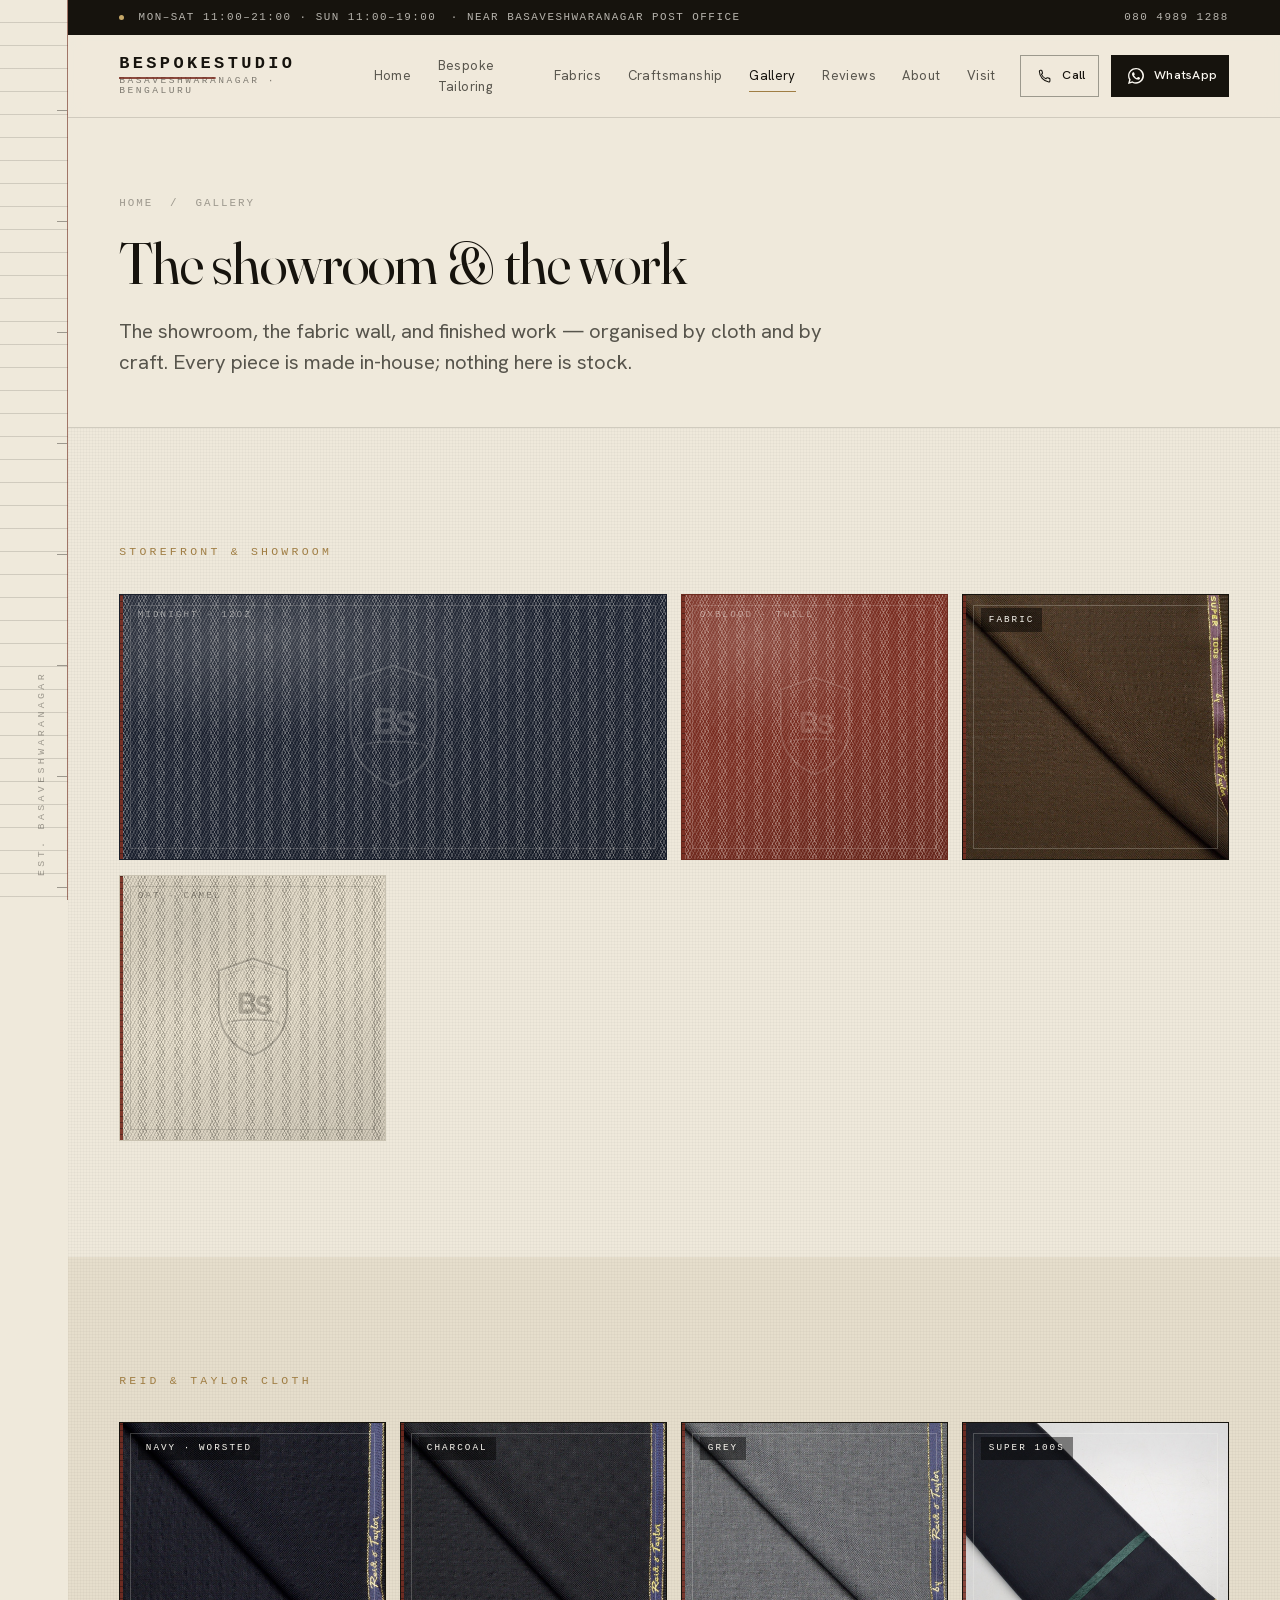
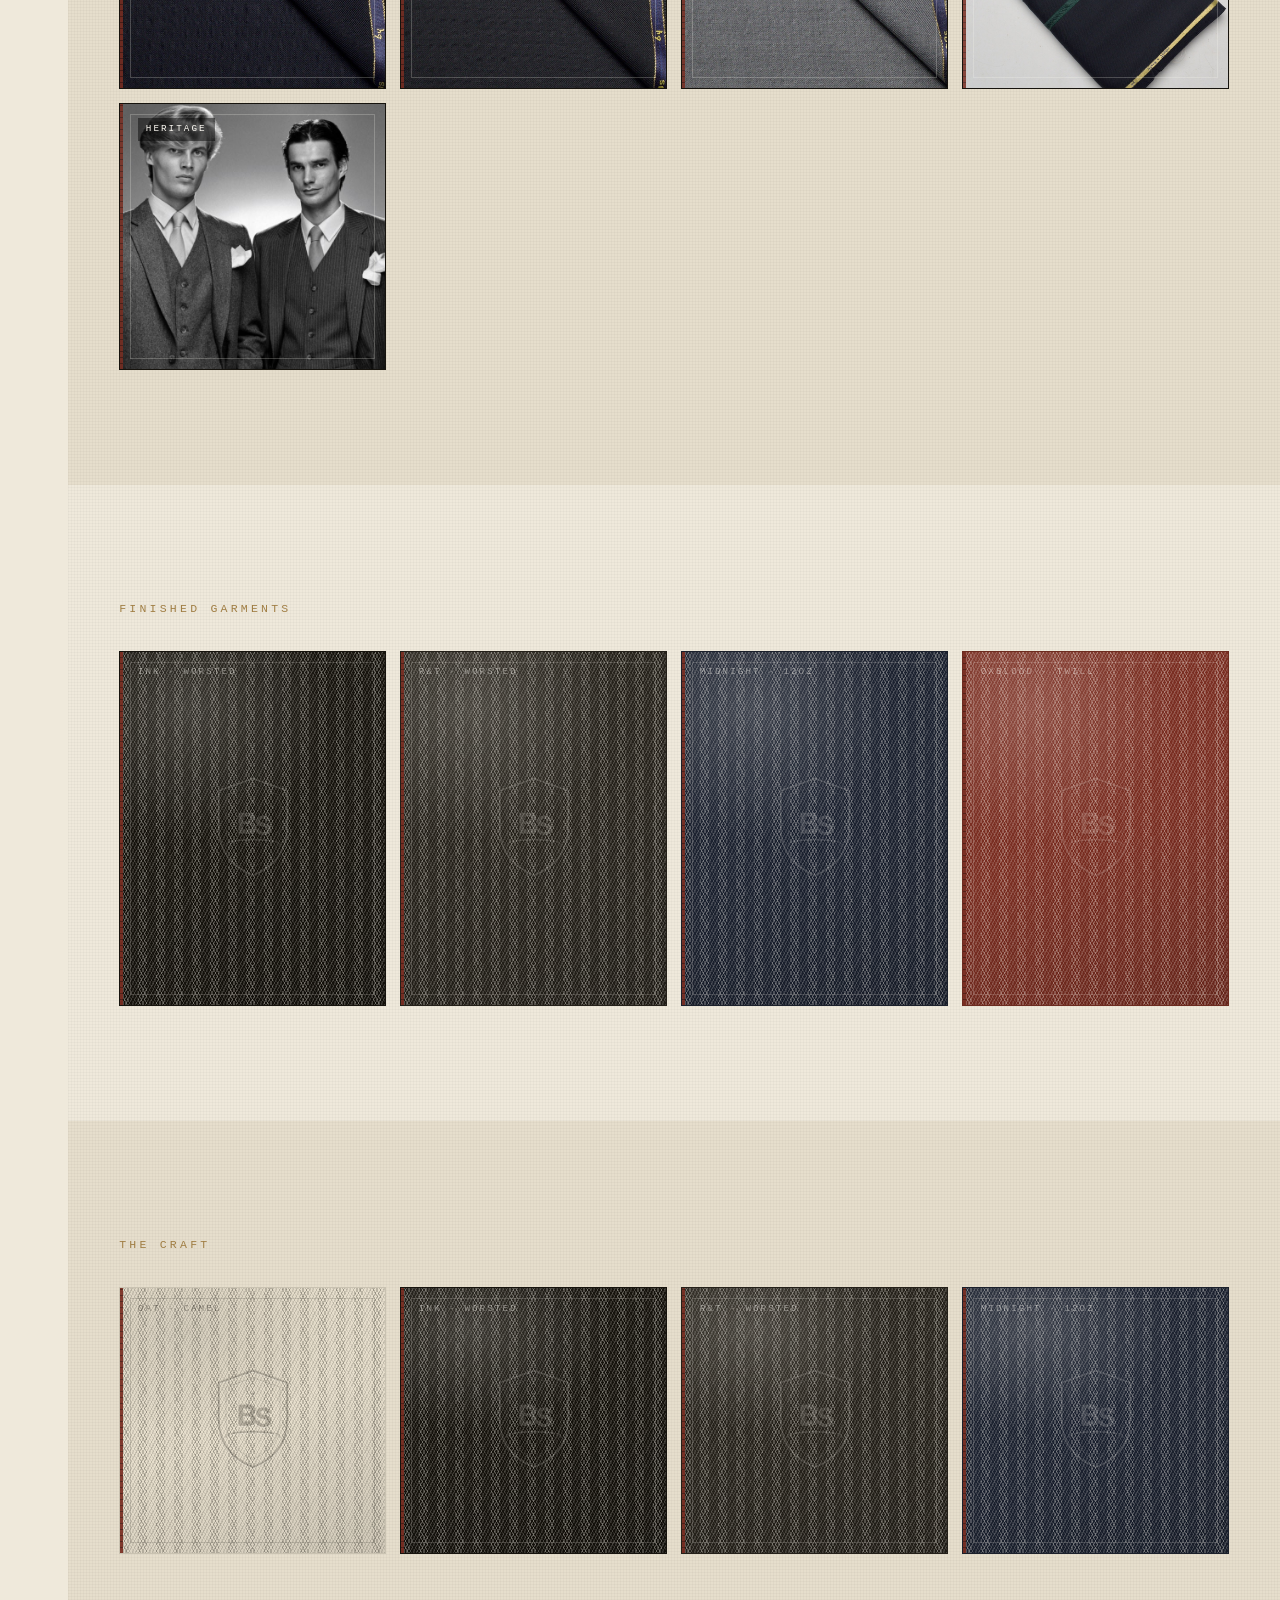
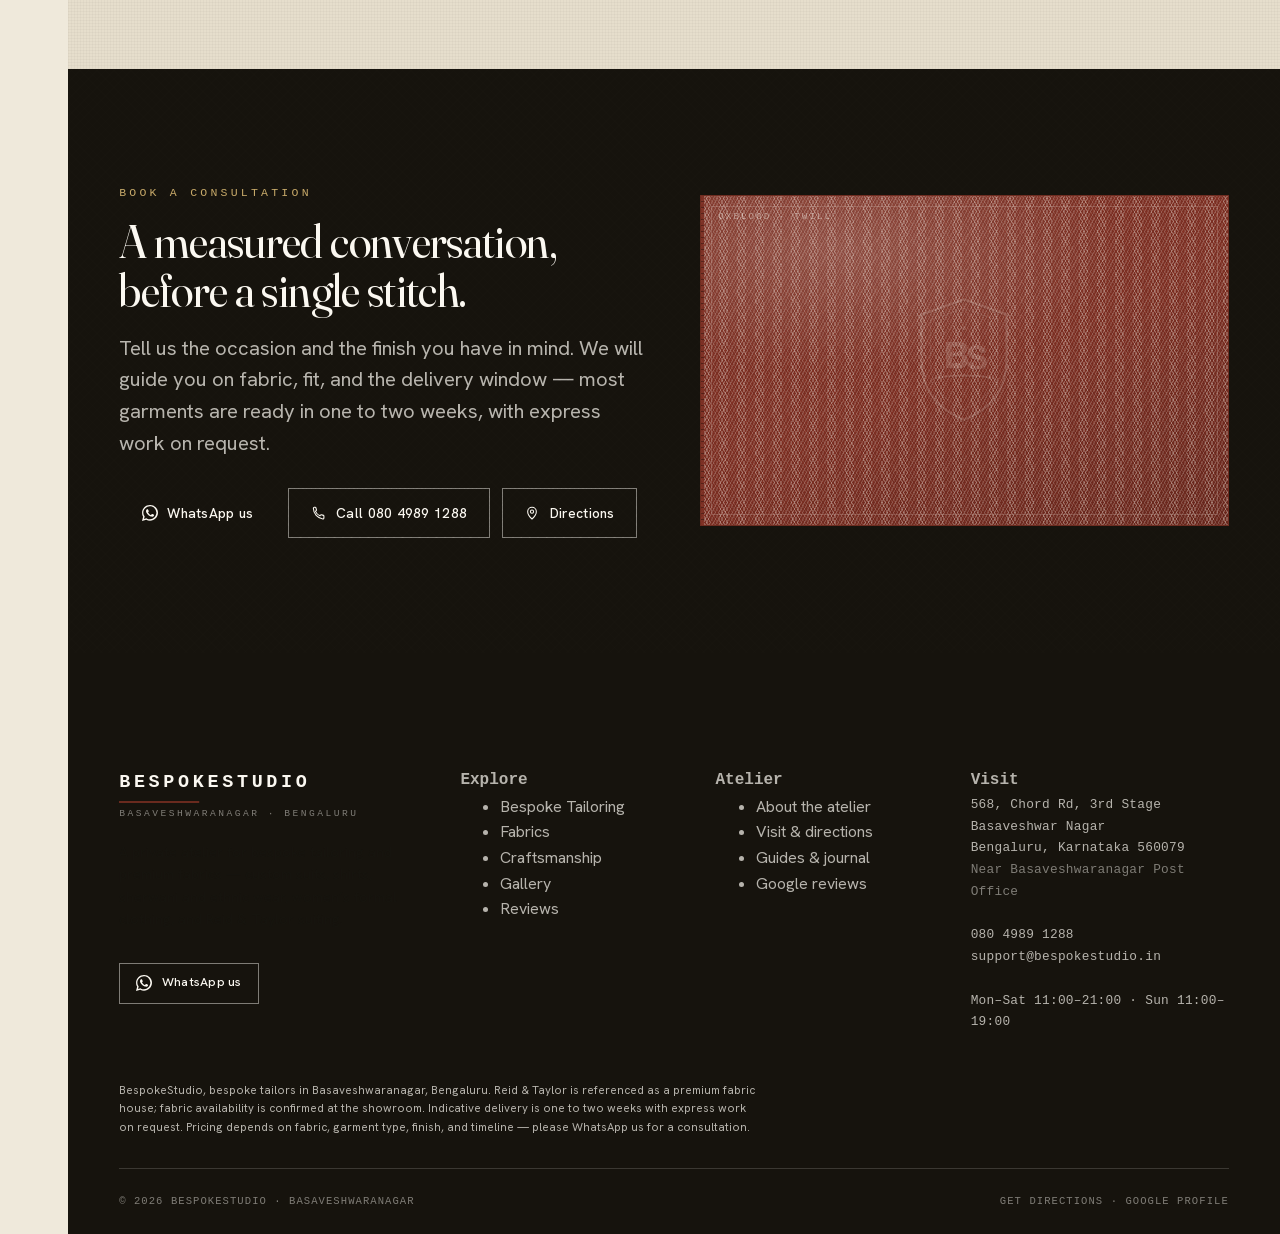
<file: gallery.html>
<!doctype html>
<html lang="en">
<head>
<meta charset="utf-8">
<meta name="viewport" content="width=device-width, initial-scale=1">
<script>document.documentElement.classList.add('js')</script>
<title>Gallery — Showroom, Fabrics &amp; Finished Work | BespokeStudio Basaveshwaranagar</title>
<meta name="description" content="See BespokeStudio in Basaveshwaranagar, Bengaluru — showroom, Reid &amp; Taylor fabric wall, custom suits, sherwani, shirts, women&#x27;s formal wear, and the tailoring process.">
<link rel="canonical" href="https://bespokestudio.co.in/gallery">
<meta name="theme-color" content="#17150F">
<meta name="format-detection" content="telephone=no">
<meta property="og:type" content="business.business">
<meta property="og:site_name" content="BespokeStudio">
<meta property="og:title" content="Gallery — Showroom, Fabrics &amp; Finished Work | BespokeStudio Basaveshwaranagar">
<meta property="og:description" content="See BespokeStudio in Basaveshwaranagar, Bengaluru — showroom, Reid &amp; Taylor fabric wall, custom suits, sherwani, shirts, women&#x27;s formal wear, and the tailoring process.">
<meta property="og:url" content="https://bespokestudio.co.in/gallery">
<meta property="og:image" content="https://bespokestudio.co.in/assets/img/og-cover.png">
<meta name="twitter:card" content="summary_large_image">
<link rel="icon" href="assets/img/favicon.svg" type="image/svg+xml">
<link rel="apple-touch-icon" href="assets/img/favicon.svg">
<link rel="preconnect" href="https://www.google.com">
<link rel="stylesheet" href="assets/css/site.css">
<script type="application/ld+json">
{
  "@context": "https://schema.org",
  "@graph": [
    {
      "@type": "ClothingStore",
      "@id": "https://bespokestudio.co.in/#business",
      "name": "BespokeStudio",
      "description": "Bespoke tailoring atelier and premium fabric showroom in Basaveshwaranagar, Bengaluru, working with Reid & Taylor and other fine suiting cloths.",
      "url": "https://bespokestudio.co.in/",
      "telephone": "+91-80-4989-1288",
      "email": "support@bespokestudio.in",
      "priceRange": "$$$",
      "image": "https://bespokestudio.co.in/assets/img/og-cover.png",
      "sameAs": [
        "https://share.google/eGm642nOUGeRKLQ7e"
      ],
      "address": {
        "@type": "PostalAddress",
        "streetAddress": "568, Chord Rd, 3rd Stage, Basaveshwar Nagar",
        "addressLocality": "Bengaluru",
        "addressRegion": "Karnataka",
        "postalCode": "560079",
        "addressCountry": "IN"
      },
      "geo": {
        "@type": "GeoCoordinates",
        "latitude": 12.9942605,
        "longitude": 77.5392937
      },
      "openingHoursSpecification": [
        {
          "@type": "OpeningHoursSpecification",
          "dayOfWeek": [
            "Monday",
            "Tuesday",
            "Wednesday",
            "Thursday",
            "Friday",
            "Saturday"
          ],
          "opens": "11:00",
          "closes": "21:00"
        },
        {
          "@type": "OpeningHoursSpecification",
          "dayOfWeek": "Sunday",
          "opens": "11:00",
          "closes": "19:00"
        }
      ],
      "areaServed": [
        "Basaveshwaranagar",
        "Rajajinagar",
        "Vijayanagar",
        "Malleshwaram",
        "Bengaluru"
      ],
      "hasOfferCatalog": {
        "@type": "OfferCatalog",
        "name": "Bespoke tailoring and premium fabrics",
        "itemListElement": [
          {
            "@type": "Offer",
            "itemOffered": {
              "@type": "Service",
              "name": "Men's bespoke suits"
            }
          },
          {
            "@type": "Offer",
            "itemOffered": {
              "@type": "Service",
              "name": "Custom shirts and trousers"
            }
          },
          {
            "@type": "Offer",
            "itemOffered": {
              "@type": "Service",
              "name": "Sherwani and ethnic wear tailoring"
            }
          },
          {
            "@type": "Offer",
            "itemOffered": {
              "@type": "Service",
              "name": "Women's formal bespoke clothing"
            }
          },
          {
            "@type": "Offer",
            "itemOffered": {
              "@type": "Service",
              "name": "Premium fabric consultation"
            }
          }
        ]
      }
    },
    {
      "@type": "BreadcrumbList",
      "itemListElement": [
        {
          "@type": "ListItem",
          "position": 1,
          "name": "Home",
          "item": "https://bespokestudio.co.in/"
        },
        {
          "@type": "ListItem",
          "position": 2,
          "name": "Gallery",
          "item": "https://bespokestudio.co.in/gallery"
        }
      ]
    }
  ]
}
</script>
<!-- GA4: set GA4_ID in build.py to enable. Events buffer to dataLayer until then. -->

</head>
<body data-page="gallery" data-service="gallery">

<div class="spine" aria-hidden="true"><span class="spine__thread"></span><span class="spine__label">Est. Basaveshwaranagar</span></div>

<div class="util">
  <div class="wrap"><div class="util__row">
    <div class="util__hours"><span class="util__dot"></span><span>Mon–Sat 11:00–21:00 · Sun 11:00–19:00</span><span class="hide-s">&middot; Near Basaveshwaranagar Post Office</span></div>
    <div><a href="tel:+918049891288" data-evt="call_click" data-p-position="utilbar">080 4989 1288</a></div>
  </div></div>
</div>

<header class="site-header">
  <div class="wrap"><div class="header__row">
    <a class="brand" href="index.html" aria-label="BespokeStudio home">
      <span class="brand__mark">BespokeStudio</span>
      <span class="brand__place">Basaveshwaranagar &middot; Bengaluru</span>
    </a>
    <nav class="nav" aria-label="Primary"><a href="index.html">Home</a><a href="bespoke-tailoring.html">Bespoke Tailoring</a><a href="fabrics.html">Fabrics</a><a href="craftsmanship.html">Craftsmanship</a><a href="gallery.html" aria-current="page">Gallery</a><a href="reviews.html">Reviews</a><a href="about.html">About</a><a href="contact.html">Visit</a></nav>
    <div class="header__cta">
      <a class="btn btn--ghost btn--sm" href="tel:+918049891288" data-evt="call_click" data-p-position="header"><svg class="btn__ic" viewBox="0 0 24 24" fill="none" stroke="currentColor" stroke-width="1.6" stroke-linecap="round" stroke-linejoin="round" aria-hidden="true"><path d="M6.4 3.5c.4 0 .78.28.9.66l.92 3.05a1 1 0 01-.26 1.02L6.7 9.55a13 13 0 006.6 6.6l1.32-1.26a1 1 0 011.02-.26l3.05.92c.38.12.66.5.66.9v3.05a1.5 1.5 0 01-1.62 1.5A16.5 16.5 0 013.6 5.12 1.5 1.5 0 015.1 3.5z"/></svg> Call</a>
      <a class="btn btn--wa btn--sm" href="https://wa.me/919900259407?text=Hello%20BespokeStudio%2C%20I%20would%20like%20to%20enquire%20about%20a%20custom%20suit%20/%20bespoke%20outfit." data-evt="whatsapp_click" data-p-position="header" target="_blank" rel="noopener"><svg class="btn__ic" viewBox="0 0 24 24" fill="currentColor" aria-hidden="true"><path d="M17.5 14.4c-.3-.15-1.77-.87-2.04-.97-.27-.1-.47-.15-.67.15-.2.3-.77.97-.94 1.17-.17.2-.35.22-.65.07-.3-.15-1.26-.46-2.4-1.48-.89-.79-1.49-1.77-1.66-2.07-.17-.3-.02-.46.13-.61.13-.13.3-.35.45-.52.15-.17.2-.3.3-.5.1-.2.05-.37-.02-.52-.07-.15-.67-1.62-.92-2.22-.24-.58-.49-.5-.67-.51l-.57-.01c-.2 0-.52.07-.79.37-.27.3-1.04 1.02-1.04 2.48s1.07 2.88 1.22 3.08c.15.2 2.1 3.2 5.08 4.49.71.31 1.26.49 1.69.63.71.22 1.36.19 1.87.12.57-.09 1.77-.72 2.02-1.42.25-.7.25-1.3.17-1.42-.07-.12-.27-.2-.57-.35z"/><path d="M20.5 3.4A11.9 11.9 0 0012 0C5.4 0 .1 5.3.1 11.9c0 2.1.5 4.1 1.6 5.9L0 24l6.4-1.7c1.7.9 3.6 1.4 5.6 1.4h.01C18.6 23.7 24 18.4 24 11.8c0-3.2-1.2-6.2-3.5-8.4zM12 21.5h-.01a9.6 9.6 0 01-4.9-1.34l-.35-.2-3.7.97.99-3.6-.23-.37A9.55 9.55 0 012 11.9C2 6.4 6.5 1.9 12 1.9c2.6 0 5 1 6.8 2.8a9.5 9.5 0 012.8 6.7c0 5.5-4.5 10-9.6 10z"/></svg> WhatsApp</a>
      <button class="burger" aria-label="Open menu" aria-expanded="false" aria-controls="drawer"><span></span></button>
    </div>
  </div></div>
</header>

<div class="scrim" aria-hidden="true"></div>
<aside class="drawer" id="drawer" aria-label="Menu">
  <button class="drawer__close" aria-label="Close menu">Close &times;</button>
  <span class="eyebrow eyebrow--onink">BespokeStudio</span>
  <a href="index.html">Home</a><a href="bespoke-tailoring.html">Bespoke Tailoring</a><a href="fabrics.html">Fabrics</a><a href="craftsmanship.html">Craftsmanship</a><a href="gallery.html" aria-current="page">Gallery</a><a href="reviews.html">Reviews</a><a href="about.html">About</a><a href="contact.html">Visit</a>
  <div class="drawer__cta">
    <a class="btn btn--wa btn--block" href="https://wa.me/919900259407?text=Hello%20BespokeStudio%2C%20I%20would%20like%20to%20enquire%20about%20a%20custom%20suit%20/%20bespoke%20outfit." data-evt="whatsapp_click" data-p-position="drawer" target="_blank" rel="noopener"><svg class="btn__ic" viewBox="0 0 24 24" fill="currentColor" aria-hidden="true"><path d="M17.5 14.4c-.3-.15-1.77-.87-2.04-.97-.27-.1-.47-.15-.67.15-.2.3-.77.97-.94 1.17-.17.2-.35.22-.65.07-.3-.15-1.26-.46-2.4-1.48-.89-.79-1.49-1.77-1.66-2.07-.17-.3-.02-.46.13-.61.13-.13.3-.35.45-.52.15-.17.2-.3.3-.5.1-.2.05-.37-.02-.52-.07-.15-.67-1.62-.92-2.22-.24-.58-.49-.5-.67-.51l-.57-.01c-.2 0-.52.07-.79.37-.27.3-1.04 1.02-1.04 2.48s1.07 2.88 1.22 3.08c.15.2 2.1 3.2 5.08 4.49.71.31 1.26.49 1.69.63.71.22 1.36.19 1.87.12.57-.09 1.77-.72 2.02-1.42.25-.7.25-1.3.17-1.42-.07-.12-.27-.2-.57-.35z"/><path d="M20.5 3.4A11.9 11.9 0 0012 0C5.4 0 .1 5.3.1 11.9c0 2.1.5 4.1 1.6 5.9L0 24l6.4-1.7c1.7.9 3.6 1.4 5.6 1.4h.01C18.6 23.7 24 18.4 24 11.8c0-3.2-1.2-6.2-3.5-8.4zM12 21.5h-.01a9.6 9.6 0 01-4.9-1.34l-.35-.2-3.7.97.99-3.6-.23-.37A9.55 9.55 0 012 11.9C2 6.4 6.5 1.9 12 1.9c2.6 0 5 1 6.8 2.8a9.5 9.5 0 012.8 6.7c0 5.5-4.5 10-9.6 10z"/></svg> WhatsApp us</a>
    <a class="btn btn--onink btn--block" href="tel:+918049891288" data-evt="call_click" data-p-position="drawer"><svg class="btn__ic" viewBox="0 0 24 24" fill="none" stroke="currentColor" stroke-width="1.6" stroke-linecap="round" stroke-linejoin="round" aria-hidden="true"><path d="M6.4 3.5c.4 0 .78.28.9.66l.92 3.05a1 1 0 01-.26 1.02L6.7 9.55a13 13 0 006.6 6.6l1.32-1.26a1 1 0 011.02-.26l3.05.92c.38.12.66.5.66.9v3.05a1.5 1.5 0 01-1.62 1.5A16.5 16.5 0 013.6 5.12 1.5 1.5 0 015.1 3.5z"/></svg> Call 080 4989 1288</a>
  </div>
</aside>
<main id="main">

<section class="phero">
  <div class="wrap">
    <nav class="phero__crumb" aria-label="Breadcrumb"><a href="index.html">Home</a> &nbsp;/&nbsp; Gallery</nav>
    <h1 class="reveal">The showroom &amp; the work</h1>
    <p class="lede reveal">The showroom, the fabric wall, and finished work — organised by cloth and by craft. Every piece is made in-house; nothing here is stock.</p>
  </div>
</section>
<section class="section section--paper">
  <div class="wrap">
    <div class="sec-head reveal"><span class="eyebrow">Storefront &amp; showroom</span></div>
    <div class="gallery mt-2"><figure class="swatch swatch--midnight g-span-2 swatch--fill" role="img" aria-label="Storefront &amp; signage — Chord Road"><span class="swatch__weave" aria-hidden="true"></span><span class="swatch__edge" aria-hidden="true"></span><svg class="crest swatch__crest" aria-hidden="true" viewBox="0 0 100 118" role="img" aria-labelledby="crestT" xmlns="http://www.w3.org/2000/svg" fill="none"><title id="crestT">BespokeStudio</title><path d="M50 4 88 17.5v40.5c0 30-18.5 45.5-38 53.5C30.5 103.5 12 88 12 58V17.5L50 4Z" stroke="currentColor" stroke-width="2" stroke-linejoin="round"/><path d="M50 12 80 22.5v35.5c0 25-14.5 38-30 44.5C34.5 96 20 83 20 58V22.5L50 12Z" stroke="currentColor" stroke-width="1" stroke-linejoin="round" opacity=".5"/><g fill="currentColor"><path d="M34 42h11.4c4.4 0 7.3 2.2 7.3 5.9 0 2.6-1.6 4.4-3.9 5.1 2.9.5 4.9 2.6 4.9 5.7 0 4.1-3.1 6.6-8 6.6H34V42Zm10.4 9.4c2 0 3.2-1.1 3.2-2.8 0-1.7-1.2-2.6-3.3-2.6h-5.2v5.4h5.3Zm.5 9.3c2.2 0 3.5-1.1 3.5-3 0-1.9-1.4-2.9-3.6-2.9h-5.7v5.9h5.8Z"/><path d="M56.7 59.6c.2 2.4 2.1 3.9 5 3.9 2.5 0 4.1-1.1 4.1-2.8 0-1.5-1-2.2-3.8-2.8l-2.5-.6c-4.1-.9-6-2.9-6-6 0-3.9 3.2-6.4 7.9-6.4 4.9 0 7.8 2.4 8 6.4h-4.7c-.2-2-1.5-3-3.4-3-1.9 0-3.2.9-3.2 2.4 0 1.3 1 2 3.4 2.6l2.6.6c4.3.9 6.2 2.7 6.2 6 0 4.1-3.3 6.7-8.7 6.7-5.3 0-8.6-2.5-8.8-6.6l3.9-.4Z"/></g><path d="M27 74c9-2.6 37-2.6 46 0" stroke="currentColor" stroke-width="1.6" stroke-linecap="round"/><path d="M24.4 74c-2.4.7-4 2.4-4.4 4.7M75.6 74c2.4.7 4 2.4 4.4 4.7" stroke="currentColor" stroke-width="1.4" stroke-linecap="round" opacity=".7"/><circle cx="50" cy="30" r="1.6" fill="currentColor"/></svg><span class="swatch__tag">MIDNIGHT · 12OZ</span></figure><figure class="swatch swatch--oxblood" style="--ratio:1 / 1" role="img" aria-label="Entrance &amp; window"><span class="swatch__weave" aria-hidden="true"></span><span class="swatch__edge" aria-hidden="true"></span><svg class="crest swatch__crest" aria-hidden="true" viewBox="0 0 100 118" role="img" aria-labelledby="crestT" xmlns="http://www.w3.org/2000/svg" fill="none"><title id="crestT">BespokeStudio</title><path d="M50 4 88 17.5v40.5c0 30-18.5 45.5-38 53.5C30.5 103.5 12 88 12 58V17.5L50 4Z" stroke="currentColor" stroke-width="2" stroke-linejoin="round"/><path d="M50 12 80 22.5v35.5c0 25-14.5 38-30 44.5C34.5 96 20 83 20 58V22.5L50 12Z" stroke="currentColor" stroke-width="1" stroke-linejoin="round" opacity=".5"/><g fill="currentColor"><path d="M34 42h11.4c4.4 0 7.3 2.2 7.3 5.9 0 2.6-1.6 4.4-3.9 5.1 2.9.5 4.9 2.6 4.9 5.7 0 4.1-3.1 6.6-8 6.6H34V42Zm10.4 9.4c2 0 3.2-1.1 3.2-2.8 0-1.7-1.2-2.6-3.3-2.6h-5.2v5.4h5.3Zm.5 9.3c2.2 0 3.5-1.1 3.5-3 0-1.9-1.4-2.9-3.6-2.9h-5.7v5.9h5.8Z"/><path d="M56.7 59.6c.2 2.4 2.1 3.9 5 3.9 2.5 0 4.1-1.1 4.1-2.8 0-1.5-1-2.2-3.8-2.8l-2.5-.6c-4.1-.9-6-2.9-6-6 0-3.9 3.2-6.4 7.9-6.4 4.9 0 7.8 2.4 8 6.4h-4.7c-.2-2-1.5-3-3.4-3-1.9 0-3.2.9-3.2 2.4 0 1.3 1 2 3.4 2.6l2.6.6c4.3.9 6.2 2.7 6.2 6 0 4.1-3.3 6.7-8.7 6.7-5.3 0-8.6-2.5-8.8-6.6l3.9-.4Z"/></g><path d="M27 74c9-2.6 37-2.6 46 0" stroke="currentColor" stroke-width="1.6" stroke-linecap="round"/><path d="M24.4 74c-2.4.7-4 2.4-4.4 4.7M75.6 74c2.4.7 4 2.4 4.4 4.7" stroke="currentColor" stroke-width="1.4" stroke-linecap="round" opacity=".7"/><circle cx="50" cy="30" r="1.6" fill="currentColor"/></svg><span class="swatch__tag">OXBLOOD · TWILL</span></figure><figure class="swatch swatch--photo" style="--ratio:1 / 1"><img class="swatch__img" src="assets/img/rt/reid-and-taylor-suiting-fabric-irish-coffee-brown.jpg" alt="Reid &amp; Taylor on the wall" loading="lazy" decoding="async"><span class="swatch__edge" aria-hidden="true"></span><span class="swatch__tag">Fabric</span></figure><figure class="swatch swatch--camel" style="--ratio:1 / 1" role="img" aria-label="Consultation table"><span class="swatch__weave" aria-hidden="true"></span><span class="swatch__edge" aria-hidden="true"></span><svg class="crest swatch__crest" aria-hidden="true" viewBox="0 0 100 118" role="img" aria-labelledby="crestT" xmlns="http://www.w3.org/2000/svg" fill="none"><title id="crestT">BespokeStudio</title><path d="M50 4 88 17.5v40.5c0 30-18.5 45.5-38 53.5C30.5 103.5 12 88 12 58V17.5L50 4Z" stroke="currentColor" stroke-width="2" stroke-linejoin="round"/><path d="M50 12 80 22.5v35.5c0 25-14.5 38-30 44.5C34.5 96 20 83 20 58V22.5L50 12Z" stroke="currentColor" stroke-width="1" stroke-linejoin="round" opacity=".5"/><g fill="currentColor"><path d="M34 42h11.4c4.4 0 7.3 2.2 7.3 5.9 0 2.6-1.6 4.4-3.9 5.1 2.9.5 4.9 2.6 4.9 5.7 0 4.1-3.1 6.6-8 6.6H34V42Zm10.4 9.4c2 0 3.2-1.1 3.2-2.8 0-1.7-1.2-2.6-3.3-2.6h-5.2v5.4h5.3Zm.5 9.3c2.2 0 3.5-1.1 3.5-3 0-1.9-1.4-2.9-3.6-2.9h-5.7v5.9h5.8Z"/><path d="M56.7 59.6c.2 2.4 2.1 3.9 5 3.9 2.5 0 4.1-1.1 4.1-2.8 0-1.5-1-2.2-3.8-2.8l-2.5-.6c-4.1-.9-6-2.9-6-6 0-3.9 3.2-6.4 7.9-6.4 4.9 0 7.8 2.4 8 6.4h-4.7c-.2-2-1.5-3-3.4-3-1.9 0-3.2.9-3.2 2.4 0 1.3 1 2 3.4 2.6l2.6.6c4.3.9 6.2 2.7 6.2 6 0 4.1-3.3 6.7-8.7 6.7-5.3 0-8.6-2.5-8.8-6.6l3.9-.4Z"/></g><path d="M27 74c9-2.6 37-2.6 46 0" stroke="currentColor" stroke-width="1.6" stroke-linecap="round"/><path d="M24.4 74c-2.4.7-4 2.4-4.4 4.7M75.6 74c2.4.7 4 2.4 4.4 4.7" stroke="currentColor" stroke-width="1.4" stroke-linecap="round" opacity=".7"/><circle cx="50" cy="30" r="1.6" fill="currentColor"/></svg><span class="swatch__tag">OAT · CAMEL</span></figure></div>
  </div>
</section>
<section class="section section--deep">
  <div class="wrap">
    <div class="sec-head reveal"><span class="eyebrow">Reid &amp; Taylor cloth</span></div>
    <div class="gallery mt-2"><figure class="swatch swatch--photo" style="--ratio:1 / 1"><img class="swatch__img" src="assets/img/rt/reid-and-taylor-suiting-fabric-navy-worsted.jpg" alt="Reid &amp; Taylor navy worsted" loading="lazy" decoding="async"><span class="swatch__edge" aria-hidden="true"></span><span class="swatch__tag">Navy · worsted</span></figure><figure class="swatch swatch--photo" style="--ratio:1 / 1"><img class="swatch__img" src="assets/img/rt/reid-and-taylor-suiting-fabric-charcoal.jpg" alt="Reid &amp; Taylor charcoal worsted" loading="lazy" decoding="async"><span class="swatch__edge" aria-hidden="true"></span><span class="swatch__tag">Charcoal</span></figure><figure class="swatch swatch--photo" style="--ratio:1 / 1"><img class="swatch__img" src="assets/img/rt/reid-and-taylor-suiting-fabric-worsted-grey.jpg" alt="Reid &amp; Taylor worsted grey" loading="lazy" decoding="async"><span class="swatch__edge" aria-hidden="true"></span><span class="swatch__tag">Grey</span></figure><figure class="swatch swatch--photo" style="--ratio:1 / 1"><img class="swatch__img" src="assets/img/rt/reid-and-taylor-suiting-fabric-navy-bolt.jpg" alt="Reid &amp; Taylor on the bolt" loading="lazy" decoding="async"><span class="swatch__edge" aria-hidden="true"></span><span class="swatch__tag">Super 100s</span></figure><figure class="swatch swatch--photo" style="--ratio:1 / 1"><img class="swatch__img" src="assets/img/rt/reid-and-taylor-heritage-tailoring.jpg" alt="Reid &amp; Taylor heritage" loading="lazy" decoding="async"><span class="swatch__edge" aria-hidden="true"></span><span class="swatch__tag">Heritage</span></figure></div>
  </div>
</section>
<section class="section section--paper">
  <div class="wrap">
    <div class="sec-head reveal"><span class="eyebrow">Finished garments</span></div>
    <div class="gallery mt-2"><figure class="swatch swatch--ink" style="--ratio:3 / 4" role="img" aria-label="Two-piece suit on stand"><span class="swatch__weave" aria-hidden="true"></span><span class="swatch__edge" aria-hidden="true"></span><svg class="crest swatch__crest" aria-hidden="true" viewBox="0 0 100 118" role="img" aria-labelledby="crestT" xmlns="http://www.w3.org/2000/svg" fill="none"><title id="crestT">BespokeStudio</title><path d="M50 4 88 17.5v40.5c0 30-18.5 45.5-38 53.5C30.5 103.5 12 88 12 58V17.5L50 4Z" stroke="currentColor" stroke-width="2" stroke-linejoin="round"/><path d="M50 12 80 22.5v35.5c0 25-14.5 38-30 44.5C34.5 96 20 83 20 58V22.5L50 12Z" stroke="currentColor" stroke-width="1" stroke-linejoin="round" opacity=".5"/><g fill="currentColor"><path d="M34 42h11.4c4.4 0 7.3 2.2 7.3 5.9 0 2.6-1.6 4.4-3.9 5.1 2.9.5 4.9 2.6 4.9 5.7 0 4.1-3.1 6.6-8 6.6H34V42Zm10.4 9.4c2 0 3.2-1.1 3.2-2.8 0-1.7-1.2-2.6-3.3-2.6h-5.2v5.4h5.3Zm.5 9.3c2.2 0 3.5-1.1 3.5-3 0-1.9-1.4-2.9-3.6-2.9h-5.7v5.9h5.8Z"/><path d="M56.7 59.6c.2 2.4 2.1 3.9 5 3.9 2.5 0 4.1-1.1 4.1-2.8 0-1.5-1-2.2-3.8-2.8l-2.5-.6c-4.1-.9-6-2.9-6-6 0-3.9 3.2-6.4 7.9-6.4 4.9 0 7.8 2.4 8 6.4h-4.7c-.2-2-1.5-3-3.4-3-1.9 0-3.2.9-3.2 2.4 0 1.3 1 2 3.4 2.6l2.6.6c4.3.9 6.2 2.7 6.2 6 0 4.1-3.3 6.7-8.7 6.7-5.3 0-8.6-2.5-8.8-6.6l3.9-.4Z"/></g><path d="M27 74c9-2.6 37-2.6 46 0" stroke="currentColor" stroke-width="1.6" stroke-linecap="round"/><path d="M24.4 74c-2.4.7-4 2.4-4.4 4.7M75.6 74c2.4.7 4 2.4 4.4 4.7" stroke="currentColor" stroke-width="1.4" stroke-linecap="round" opacity=".7"/><circle cx="50" cy="30" r="1.6" fill="currentColor"/></svg><span class="swatch__tag">INK · WORSTED</span></figure><figure class="swatch swatch--worsted" style="--ratio:3 / 4" role="img" aria-label="Sherwani — full length"><span class="swatch__weave" aria-hidden="true"></span><span class="swatch__edge" aria-hidden="true"></span><svg class="crest swatch__crest" aria-hidden="true" viewBox="0 0 100 118" role="img" aria-labelledby="crestT" xmlns="http://www.w3.org/2000/svg" fill="none"><title id="crestT">BespokeStudio</title><path d="M50 4 88 17.5v40.5c0 30-18.5 45.5-38 53.5C30.5 103.5 12 88 12 58V17.5L50 4Z" stroke="currentColor" stroke-width="2" stroke-linejoin="round"/><path d="M50 12 80 22.5v35.5c0 25-14.5 38-30 44.5C34.5 96 20 83 20 58V22.5L50 12Z" stroke="currentColor" stroke-width="1" stroke-linejoin="round" opacity=".5"/><g fill="currentColor"><path d="M34 42h11.4c4.4 0 7.3 2.2 7.3 5.9 0 2.6-1.6 4.4-3.9 5.1 2.9.5 4.9 2.6 4.9 5.7 0 4.1-3.1 6.6-8 6.6H34V42Zm10.4 9.4c2 0 3.2-1.1 3.2-2.8 0-1.7-1.2-2.6-3.3-2.6h-5.2v5.4h5.3Zm.5 9.3c2.2 0 3.5-1.1 3.5-3 0-1.9-1.4-2.9-3.6-2.9h-5.7v5.9h5.8Z"/><path d="M56.7 59.6c.2 2.4 2.1 3.9 5 3.9 2.5 0 4.1-1.1 4.1-2.8 0-1.5-1-2.2-3.8-2.8l-2.5-.6c-4.1-.9-6-2.9-6-6 0-3.9 3.2-6.4 7.9-6.4 4.9 0 7.8 2.4 8 6.4h-4.7c-.2-2-1.5-3-3.4-3-1.9 0-3.2.9-3.2 2.4 0 1.3 1 2 3.4 2.6l2.6.6c4.3.9 6.2 2.7 6.2 6 0 4.1-3.3 6.7-8.7 6.7-5.3 0-8.6-2.5-8.8-6.6l3.9-.4Z"/></g><path d="M27 74c9-2.6 37-2.6 46 0" stroke="currentColor" stroke-width="1.6" stroke-linecap="round"/><path d="M24.4 74c-2.4.7-4 2.4-4.4 4.7M75.6 74c2.4.7 4 2.4 4.4 4.7" stroke="currentColor" stroke-width="1.4" stroke-linecap="round" opacity=".7"/><circle cx="50" cy="30" r="1.6" fill="currentColor"/></svg><span class="swatch__tag">R&amp;T · WORSTED</span></figure><figure class="swatch swatch--midnight" style="--ratio:3 / 4" role="img" aria-label="Custom shirt — collar &amp; cuff"><span class="swatch__weave" aria-hidden="true"></span><span class="swatch__edge" aria-hidden="true"></span><svg class="crest swatch__crest" aria-hidden="true" viewBox="0 0 100 118" role="img" aria-labelledby="crestT" xmlns="http://www.w3.org/2000/svg" fill="none"><title id="crestT">BespokeStudio</title><path d="M50 4 88 17.5v40.5c0 30-18.5 45.5-38 53.5C30.5 103.5 12 88 12 58V17.5L50 4Z" stroke="currentColor" stroke-width="2" stroke-linejoin="round"/><path d="M50 12 80 22.5v35.5c0 25-14.5 38-30 44.5C34.5 96 20 83 20 58V22.5L50 12Z" stroke="currentColor" stroke-width="1" stroke-linejoin="round" opacity=".5"/><g fill="currentColor"><path d="M34 42h11.4c4.4 0 7.3 2.2 7.3 5.9 0 2.6-1.6 4.4-3.9 5.1 2.9.5 4.9 2.6 4.9 5.7 0 4.1-3.1 6.6-8 6.6H34V42Zm10.4 9.4c2 0 3.2-1.1 3.2-2.8 0-1.7-1.2-2.6-3.3-2.6h-5.2v5.4h5.3Zm.5 9.3c2.2 0 3.5-1.1 3.5-3 0-1.9-1.4-2.9-3.6-2.9h-5.7v5.9h5.8Z"/><path d="M56.7 59.6c.2 2.4 2.1 3.9 5 3.9 2.5 0 4.1-1.1 4.1-2.8 0-1.5-1-2.2-3.8-2.8l-2.5-.6c-4.1-.9-6-2.9-6-6 0-3.9 3.2-6.4 7.9-6.4 4.9 0 7.8 2.4 8 6.4h-4.7c-.2-2-1.5-3-3.4-3-1.9 0-3.2.9-3.2 2.4 0 1.3 1 2 3.4 2.6l2.6.6c4.3.9 6.2 2.7 6.2 6 0 4.1-3.3 6.7-8.7 6.7-5.3 0-8.6-2.5-8.8-6.6l3.9-.4Z"/></g><path d="M27 74c9-2.6 37-2.6 46 0" stroke="currentColor" stroke-width="1.6" stroke-linecap="round"/><path d="M24.4 74c-2.4.7-4 2.4-4.4 4.7M75.6 74c2.4.7 4 2.4 4.4 4.7" stroke="currentColor" stroke-width="1.4" stroke-linecap="round" opacity=".7"/><circle cx="50" cy="30" r="1.6" fill="currentColor"/></svg><span class="swatch__tag">MIDNIGHT · 12OZ</span></figure><figure class="swatch swatch--oxblood" style="--ratio:3 / 4" role="img" aria-label="Women&#x27;s blazer — line"><span class="swatch__weave" aria-hidden="true"></span><span class="swatch__edge" aria-hidden="true"></span><svg class="crest swatch__crest" aria-hidden="true" viewBox="0 0 100 118" role="img" aria-labelledby="crestT" xmlns="http://www.w3.org/2000/svg" fill="none"><title id="crestT">BespokeStudio</title><path d="M50 4 88 17.5v40.5c0 30-18.5 45.5-38 53.5C30.5 103.5 12 88 12 58V17.5L50 4Z" stroke="currentColor" stroke-width="2" stroke-linejoin="round"/><path d="M50 12 80 22.5v35.5c0 25-14.5 38-30 44.5C34.5 96 20 83 20 58V22.5L50 12Z" stroke="currentColor" stroke-width="1" stroke-linejoin="round" opacity=".5"/><g fill="currentColor"><path d="M34 42h11.4c4.4 0 7.3 2.2 7.3 5.9 0 2.6-1.6 4.4-3.9 5.1 2.9.5 4.9 2.6 4.9 5.7 0 4.1-3.1 6.6-8 6.6H34V42Zm10.4 9.4c2 0 3.2-1.1 3.2-2.8 0-1.7-1.2-2.6-3.3-2.6h-5.2v5.4h5.3Zm.5 9.3c2.2 0 3.5-1.1 3.5-3 0-1.9-1.4-2.9-3.6-2.9h-5.7v5.9h5.8Z"/><path d="M56.7 59.6c.2 2.4 2.1 3.9 5 3.9 2.5 0 4.1-1.1 4.1-2.8 0-1.5-1-2.2-3.8-2.8l-2.5-.6c-4.1-.9-6-2.9-6-6 0-3.9 3.2-6.4 7.9-6.4 4.9 0 7.8 2.4 8 6.4h-4.7c-.2-2-1.5-3-3.4-3-1.9 0-3.2.9-3.2 2.4 0 1.3 1 2 3.4 2.6l2.6.6c4.3.9 6.2 2.7 6.2 6 0 4.1-3.3 6.7-8.7 6.7-5.3 0-8.6-2.5-8.8-6.6l3.9-.4Z"/></g><path d="M27 74c9-2.6 37-2.6 46 0" stroke="currentColor" stroke-width="1.6" stroke-linecap="round"/><path d="M24.4 74c-2.4.7-4 2.4-4.4 4.7M75.6 74c2.4.7 4 2.4 4.4 4.7" stroke="currentColor" stroke-width="1.4" stroke-linecap="round" opacity=".7"/><circle cx="50" cy="30" r="1.6" fill="currentColor"/></svg><span class="swatch__tag">OXBLOOD · TWILL</span></figure></div>
  </div>
</section>
<section class="section section--deep">
  <div class="wrap">
    <div class="sec-head reveal"><span class="eyebrow">The craft</span></div>
    <div class="gallery mt-2"><figure class="swatch swatch--camel" style="--ratio:1 / 1" role="img" aria-label="Measuring in progress"><span class="swatch__weave" aria-hidden="true"></span><span class="swatch__edge" aria-hidden="true"></span><svg class="crest swatch__crest" aria-hidden="true" viewBox="0 0 100 118" role="img" aria-labelledby="crestT" xmlns="http://www.w3.org/2000/svg" fill="none"><title id="crestT">BespokeStudio</title><path d="M50 4 88 17.5v40.5c0 30-18.5 45.5-38 53.5C30.5 103.5 12 88 12 58V17.5L50 4Z" stroke="currentColor" stroke-width="2" stroke-linejoin="round"/><path d="M50 12 80 22.5v35.5c0 25-14.5 38-30 44.5C34.5 96 20 83 20 58V22.5L50 12Z" stroke="currentColor" stroke-width="1" stroke-linejoin="round" opacity=".5"/><g fill="currentColor"><path d="M34 42h11.4c4.4 0 7.3 2.2 7.3 5.9 0 2.6-1.6 4.4-3.9 5.1 2.9.5 4.9 2.6 4.9 5.7 0 4.1-3.1 6.6-8 6.6H34V42Zm10.4 9.4c2 0 3.2-1.1 3.2-2.8 0-1.7-1.2-2.6-3.3-2.6h-5.2v5.4h5.3Zm.5 9.3c2.2 0 3.5-1.1 3.5-3 0-1.9-1.4-2.9-3.6-2.9h-5.7v5.9h5.8Z"/><path d="M56.7 59.6c.2 2.4 2.1 3.9 5 3.9 2.5 0 4.1-1.1 4.1-2.8 0-1.5-1-2.2-3.8-2.8l-2.5-.6c-4.1-.9-6-2.9-6-6 0-3.9 3.2-6.4 7.9-6.4 4.9 0 7.8 2.4 8 6.4h-4.7c-.2-2-1.5-3-3.4-3-1.9 0-3.2.9-3.2 2.4 0 1.3 1 2 3.4 2.6l2.6.6c4.3.9 6.2 2.7 6.2 6 0 4.1-3.3 6.7-8.7 6.7-5.3 0-8.6-2.5-8.8-6.6l3.9-.4Z"/></g><path d="M27 74c9-2.6 37-2.6 46 0" stroke="currentColor" stroke-width="1.6" stroke-linecap="round"/><path d="M24.4 74c-2.4.7-4 2.4-4.4 4.7M75.6 74c2.4.7 4 2.4 4.4 4.7" stroke="currentColor" stroke-width="1.4" stroke-linecap="round" opacity=".7"/><circle cx="50" cy="30" r="1.6" fill="currentColor"/></svg><span class="swatch__tag">OAT · CAMEL</span></figure><figure class="swatch swatch--ink" style="--ratio:1 / 1" role="img" aria-label="Chalk marks &amp; shears"><span class="swatch__weave" aria-hidden="true"></span><span class="swatch__edge" aria-hidden="true"></span><svg class="crest swatch__crest" aria-hidden="true" viewBox="0 0 100 118" role="img" aria-labelledby="crestT" xmlns="http://www.w3.org/2000/svg" fill="none"><title id="crestT">BespokeStudio</title><path d="M50 4 88 17.5v40.5c0 30-18.5 45.5-38 53.5C30.5 103.5 12 88 12 58V17.5L50 4Z" stroke="currentColor" stroke-width="2" stroke-linejoin="round"/><path d="M50 12 80 22.5v35.5c0 25-14.5 38-30 44.5C34.5 96 20 83 20 58V22.5L50 12Z" stroke="currentColor" stroke-width="1" stroke-linejoin="round" opacity=".5"/><g fill="currentColor"><path d="M34 42h11.4c4.4 0 7.3 2.2 7.3 5.9 0 2.6-1.6 4.4-3.9 5.1 2.9.5 4.9 2.6 4.9 5.7 0 4.1-3.1 6.6-8 6.6H34V42Zm10.4 9.4c2 0 3.2-1.1 3.2-2.8 0-1.7-1.2-2.6-3.3-2.6h-5.2v5.4h5.3Zm.5 9.3c2.2 0 3.5-1.1 3.5-3 0-1.9-1.4-2.9-3.6-2.9h-5.7v5.9h5.8Z"/><path d="M56.7 59.6c.2 2.4 2.1 3.9 5 3.9 2.5 0 4.1-1.1 4.1-2.8 0-1.5-1-2.2-3.8-2.8l-2.5-.6c-4.1-.9-6-2.9-6-6 0-3.9 3.2-6.4 7.9-6.4 4.9 0 7.8 2.4 8 6.4h-4.7c-.2-2-1.5-3-3.4-3-1.9 0-3.2.9-3.2 2.4 0 1.3 1 2 3.4 2.6l2.6.6c4.3.9 6.2 2.7 6.2 6 0 4.1-3.3 6.7-8.7 6.7-5.3 0-8.6-2.5-8.8-6.6l3.9-.4Z"/></g><path d="M27 74c9-2.6 37-2.6 46 0" stroke="currentColor" stroke-width="1.6" stroke-linecap="round"/><path d="M24.4 74c-2.4.7-4 2.4-4.4 4.7M75.6 74c2.4.7 4 2.4 4.4 4.7" stroke="currentColor" stroke-width="1.4" stroke-linecap="round" opacity=".7"/><circle cx="50" cy="30" r="1.6" fill="currentColor"/></svg><span class="swatch__tag">INK · WORSTED</span></figure><figure class="swatch swatch--worsted" style="--ratio:1 / 1" role="img" aria-label="Trial fitting at the mirror"><span class="swatch__weave" aria-hidden="true"></span><span class="swatch__edge" aria-hidden="true"></span><svg class="crest swatch__crest" aria-hidden="true" viewBox="0 0 100 118" role="img" aria-labelledby="crestT" xmlns="http://www.w3.org/2000/svg" fill="none"><title id="crestT">BespokeStudio</title><path d="M50 4 88 17.5v40.5c0 30-18.5 45.5-38 53.5C30.5 103.5 12 88 12 58V17.5L50 4Z" stroke="currentColor" stroke-width="2" stroke-linejoin="round"/><path d="M50 12 80 22.5v35.5c0 25-14.5 38-30 44.5C34.5 96 20 83 20 58V22.5L50 12Z" stroke="currentColor" stroke-width="1" stroke-linejoin="round" opacity=".5"/><g fill="currentColor"><path d="M34 42h11.4c4.4 0 7.3 2.2 7.3 5.9 0 2.6-1.6 4.4-3.9 5.1 2.9.5 4.9 2.6 4.9 5.7 0 4.1-3.1 6.6-8 6.6H34V42Zm10.4 9.4c2 0 3.2-1.1 3.2-2.8 0-1.7-1.2-2.6-3.3-2.6h-5.2v5.4h5.3Zm.5 9.3c2.2 0 3.5-1.1 3.5-3 0-1.9-1.4-2.9-3.6-2.9h-5.7v5.9h5.8Z"/><path d="M56.7 59.6c.2 2.4 2.1 3.9 5 3.9 2.5 0 4.1-1.1 4.1-2.8 0-1.5-1-2.2-3.8-2.8l-2.5-.6c-4.1-.9-6-2.9-6-6 0-3.9 3.2-6.4 7.9-6.4 4.9 0 7.8 2.4 8 6.4h-4.7c-.2-2-1.5-3-3.4-3-1.9 0-3.2.9-3.2 2.4 0 1.3 1 2 3.4 2.6l2.6.6c4.3.9 6.2 2.7 6.2 6 0 4.1-3.3 6.7-8.7 6.7-5.3 0-8.6-2.5-8.8-6.6l3.9-.4Z"/></g><path d="M27 74c9-2.6 37-2.6 46 0" stroke="currentColor" stroke-width="1.6" stroke-linecap="round"/><path d="M24.4 74c-2.4.7-4 2.4-4.4 4.7M75.6 74c2.4.7 4 2.4 4.4 4.7" stroke="currentColor" stroke-width="1.4" stroke-linecap="round" opacity=".7"/><circle cx="50" cy="30" r="1.6" fill="currentColor"/></svg><span class="swatch__tag">R&amp;T · WORSTED</span></figure><figure class="swatch swatch--midnight" style="--ratio:1 / 1" role="img" aria-label="Final press &amp; finish"><span class="swatch__weave" aria-hidden="true"></span><span class="swatch__edge" aria-hidden="true"></span><svg class="crest swatch__crest" aria-hidden="true" viewBox="0 0 100 118" role="img" aria-labelledby="crestT" xmlns="http://www.w3.org/2000/svg" fill="none"><title id="crestT">BespokeStudio</title><path d="M50 4 88 17.5v40.5c0 30-18.5 45.5-38 53.5C30.5 103.5 12 88 12 58V17.5L50 4Z" stroke="currentColor" stroke-width="2" stroke-linejoin="round"/><path d="M50 12 80 22.5v35.5c0 25-14.5 38-30 44.5C34.5 96 20 83 20 58V22.5L50 12Z" stroke="currentColor" stroke-width="1" stroke-linejoin="round" opacity=".5"/><g fill="currentColor"><path d="M34 42h11.4c4.4 0 7.3 2.2 7.3 5.9 0 2.6-1.6 4.4-3.9 5.1 2.9.5 4.9 2.6 4.9 5.7 0 4.1-3.1 6.6-8 6.6H34V42Zm10.4 9.4c2 0 3.2-1.1 3.2-2.8 0-1.7-1.2-2.6-3.3-2.6h-5.2v5.4h5.3Zm.5 9.3c2.2 0 3.5-1.1 3.5-3 0-1.9-1.4-2.9-3.6-2.9h-5.7v5.9h5.8Z"/><path d="M56.7 59.6c.2 2.4 2.1 3.9 5 3.9 2.5 0 4.1-1.1 4.1-2.8 0-1.5-1-2.2-3.8-2.8l-2.5-.6c-4.1-.9-6-2.9-6-6 0-3.9 3.2-6.4 7.9-6.4 4.9 0 7.8 2.4 8 6.4h-4.7c-.2-2-1.5-3-3.4-3-1.9 0-3.2.9-3.2 2.4 0 1.3 1 2 3.4 2.6l2.6.6c4.3.9 6.2 2.7 6.2 6 0 4.1-3.3 6.7-8.7 6.7-5.3 0-8.6-2.5-8.8-6.6l3.9-.4Z"/></g><path d="M27 74c9-2.6 37-2.6 46 0" stroke="currentColor" stroke-width="1.6" stroke-linecap="round"/><path d="M24.4 74c-2.4.7-4 2.4-4.4 4.7M75.6 74c2.4.7 4 2.4 4.4 4.7" stroke="currentColor" stroke-width="1.4" stroke-linecap="round" opacity=".7"/><circle cx="50" cy="30" r="1.6" fill="currentColor"/></svg><span class="swatch__tag">MIDNIGHT · 12OZ</span></figure></div>
  </div>
</section>
<section class="section section--ink weave">
  <div class="wrap">
    <div class="split">
      <div class="split__body reveal">
        <span class="eyebrow eyebrow--onink">Book a consultation</span>
        <h2 class="section-title">A measured conversation, before a single stitch.</h2>
        <p class="lede">Tell us the occasion and the finish you have in mind. We will guide you on fabric, fit, and the delivery window — most garments are ready in one to two weeks, with express work on request.</p>
        <div class="cta-row"><a class="btn btn--wa" href="https://wa.me/919900259407?text=Hello%20BespokeStudio%2C%20I%20would%20like%20to%20book%20a%20wardrobe%20consultation." data-evt="whatsapp_click" data-p-position="section" target="_blank" rel="noopener"><svg class="btn__ic" viewBox="0 0 24 24" fill="currentColor" aria-hidden="true"><path d="M17.5 14.4c-.3-.15-1.77-.87-2.04-.97-.27-.1-.47-.15-.67.15-.2.3-.77.97-.94 1.17-.17.2-.35.22-.65.07-.3-.15-1.26-.46-2.4-1.48-.89-.79-1.49-1.77-1.66-2.07-.17-.3-.02-.46.13-.61.13-.13.3-.35.45-.52.15-.17.2-.3.3-.5.1-.2.05-.37-.02-.52-.07-.15-.67-1.62-.92-2.22-.24-.58-.49-.5-.67-.51l-.57-.01c-.2 0-.52.07-.79.37-.27.3-1.04 1.02-1.04 2.48s1.07 2.88 1.22 3.08c.15.2 2.1 3.2 5.08 4.49.71.31 1.26.49 1.69.63.71.22 1.36.19 1.87.12.57-.09 1.77-.72 2.02-1.42.25-.7.25-1.3.17-1.42-.07-.12-.27-.2-.57-.35z"/><path d="M20.5 3.4A11.9 11.9 0 0012 0C5.4 0 .1 5.3.1 11.9c0 2.1.5 4.1 1.6 5.9L0 24l6.4-1.7c1.7.9 3.6 1.4 5.6 1.4h.01C18.6 23.7 24 18.4 24 11.8c0-3.2-1.2-6.2-3.5-8.4zM12 21.5h-.01a9.6 9.6 0 01-4.9-1.34l-.35-.2-3.7.97.99-3.6-.23-.37A9.55 9.55 0 012 11.9C2 6.4 6.5 1.9 12 1.9c2.6 0 5 1 6.8 2.8a9.5 9.5 0 012.8 6.7c0 5.5-4.5 10-9.6 10z"/></svg> WhatsApp us</a><a class="btn btn--onink" href="tel:+918049891288" data-evt="call_click" data-p-position="section"><svg class="btn__ic" viewBox="0 0 24 24" fill="none" stroke="currentColor" stroke-width="1.6" stroke-linecap="round" stroke-linejoin="round" aria-hidden="true"><path d="M6.4 3.5c.4 0 .78.28.9.66l.92 3.05a1 1 0 01-.26 1.02L6.7 9.55a13 13 0 006.6 6.6l1.32-1.26a1 1 0 011.02-.26l3.05.92c.38.12.66.5.66.9v3.05a1.5 1.5 0 01-1.62 1.5A16.5 16.5 0 013.6 5.12 1.5 1.5 0 015.1 3.5z"/></svg> Call 080 4989 1288</a><a class="btn btn--onink" href="https://www.google.com/maps/dir/?api=1&destination=12.9942605%2C77.5392937" data-evt="direction_click" data-p-position="section" target="_blank" rel="noopener"><svg class="btn__ic" viewBox="0 0 24 24" fill="none" stroke="currentColor" stroke-width="1.6" stroke-linecap="round" stroke-linejoin="round" aria-hidden="true"><path d="M12 21s6.5-5.8 6.5-11a6.5 6.5 0 10-13 0C5.5 15.2 12 21 12 21z"/><circle cx="12" cy="10" r="2.4"/></svg> Directions</a></div>
      </div>
      <div class="split__media reveal">
        <figure class="swatch swatch--oxblood" style="--ratio:16 / 10" role="img" aria-label="Consultation table — fabric bunch &amp; measure card"><span class="swatch__weave" aria-hidden="true"></span><span class="swatch__edge" aria-hidden="true"></span><svg class="crest swatch__crest" aria-hidden="true" viewBox="0 0 100 118" role="img" aria-labelledby="crestT" xmlns="http://www.w3.org/2000/svg" fill="none"><title id="crestT">BespokeStudio</title><path d="M50 4 88 17.5v40.5c0 30-18.5 45.5-38 53.5C30.5 103.5 12 88 12 58V17.5L50 4Z" stroke="currentColor" stroke-width="2" stroke-linejoin="round"/><path d="M50 12 80 22.5v35.5c0 25-14.5 38-30 44.5C34.5 96 20 83 20 58V22.5L50 12Z" stroke="currentColor" stroke-width="1" stroke-linejoin="round" opacity=".5"/><g fill="currentColor"><path d="M34 42h11.4c4.4 0 7.3 2.2 7.3 5.9 0 2.6-1.6 4.4-3.9 5.1 2.9.5 4.9 2.6 4.9 5.7 0 4.1-3.1 6.6-8 6.6H34V42Zm10.4 9.4c2 0 3.2-1.1 3.2-2.8 0-1.7-1.2-2.6-3.3-2.6h-5.2v5.4h5.3Zm.5 9.3c2.2 0 3.5-1.1 3.5-3 0-1.9-1.4-2.9-3.6-2.9h-5.7v5.9h5.8Z"/><path d="M56.7 59.6c.2 2.4 2.1 3.9 5 3.9 2.5 0 4.1-1.1 4.1-2.8 0-1.5-1-2.2-3.8-2.8l-2.5-.6c-4.1-.9-6-2.9-6-6 0-3.9 3.2-6.4 7.9-6.4 4.9 0 7.8 2.4 8 6.4h-4.7c-.2-2-1.5-3-3.4-3-1.9 0-3.2.9-3.2 2.4 0 1.3 1 2 3.4 2.6l2.6.6c4.3.9 6.2 2.7 6.2 6 0 4.1-3.3 6.7-8.7 6.7-5.3 0-8.6-2.5-8.8-6.6l3.9-.4Z"/></g><path d="M27 74c9-2.6 37-2.6 46 0" stroke="currentColor" stroke-width="1.6" stroke-linecap="round"/><path d="M24.4 74c-2.4.7-4 2.4-4.4 4.7M75.6 74c2.4.7 4 2.4 4.4 4.7" stroke="currentColor" stroke-width="1.4" stroke-linecap="round" opacity=".7"/><circle cx="50" cy="30" r="1.6" fill="currentColor"/></svg><span class="swatch__tag">OXBLOOD · TWILL</span></figure>
      </div>
    </div>
  </div>
</section>
</main>

<footer class="site-footer">
  <div class="wrap">
    <div class="footer__grid">
      <div class="footer__brand">
        <span class="brand__mark">BespokeStudio</span>
        <span class="brand__place">Basaveshwaranagar &middot; Bengaluru</span>
        <p>A private atelier for bespoke tailoring and premium fabrics — custom suits, shirts, sherwani and ethnic wear, women&rsquo;s formal clothing, and Reid &amp; Taylor suiting.</p>
        <div class="cta-row mt-2">
          <a class="btn btn--onink btn--sm" href="https://wa.me/919900259407?text=Hello%20BespokeStudio%2C%20I%20would%20like%20to%20enquire%20about%20a%20custom%20suit%20/%20bespoke%20outfit." data-evt="whatsapp_click" data-p-position="footer" target="_blank" rel="noopener"><svg class="btn__ic" viewBox="0 0 24 24" fill="currentColor" aria-hidden="true"><path d="M17.5 14.4c-.3-.15-1.77-.87-2.04-.97-.27-.1-.47-.15-.67.15-.2.3-.77.97-.94 1.17-.17.2-.35.22-.65.07-.3-.15-1.26-.46-2.4-1.48-.89-.79-1.49-1.77-1.66-2.07-.17-.3-.02-.46.13-.61.13-.13.3-.35.45-.52.15-.17.2-.3.3-.5.1-.2.05-.37-.02-.52-.07-.15-.67-1.62-.92-2.22-.24-.58-.49-.5-.67-.51l-.57-.01c-.2 0-.52.07-.79.37-.27.3-1.04 1.02-1.04 2.48s1.07 2.88 1.22 3.08c.15.2 2.1 3.2 5.08 4.49.71.31 1.26.49 1.69.63.71.22 1.36.19 1.87.12.57-.09 1.77-.72 2.02-1.42.25-.7.25-1.3.17-1.42-.07-.12-.27-.2-.57-.35z"/><path d="M20.5 3.4A11.9 11.9 0 0012 0C5.4 0 .1 5.3.1 11.9c0 2.1.5 4.1 1.6 5.9L0 24l6.4-1.7c1.7.9 3.6 1.4 5.6 1.4h.01C18.6 23.7 24 18.4 24 11.8c0-3.2-1.2-6.2-3.5-8.4zM12 21.5h-.01a9.6 9.6 0 01-4.9-1.34l-.35-.2-3.7.97.99-3.6-.23-.37A9.55 9.55 0 012 11.9C2 6.4 6.5 1.9 12 1.9c2.6 0 5 1 6.8 2.8a9.5 9.5 0 012.8 6.7c0 5.5-4.5 10-9.6 10z"/></svg> WhatsApp us</a>
        </div>
      </div>
      <div class="footer__col"><h4>Explore</h4><ul><li><a href="bespoke-tailoring.html">Bespoke Tailoring</a></li><li><a href="fabrics.html">Fabrics</a></li><li><a href="craftsmanship.html">Craftsmanship</a></li><li><a href="gallery.html">Gallery</a></li><li><a href="reviews.html">Reviews</a></li></ul></div>
      <div class="footer__col"><h4>Atelier</h4><ul><li><a href="about.html">About the atelier</a></li><li><a href="contact.html">Visit &amp; directions</a></li><li><a href="guides.html">Guides &amp; journal</a></li><li><a href="reviews.html">Google reviews</a></li></ul></div>
      <div class="footer__col">
        <h4>Visit</h4>
        <address class="footer__data" style="font-style:normal">
          568, Chord Rd, 3rd Stage<br>Basaveshwar Nagar<br>Bengaluru, Karnataka 560079<br>
          <span style="color:var(--chalk-46)">Near Basaveshwaranagar Post Office</span><br><br>
          <a href="tel:+918049891288" data-evt="call_click" data-p-position="footer">080 4989 1288</a><br>
          <a href="mailto:support@bespokestudio.in" data-evt="email_click" data-p-position="footer">support@bespokestudio.in</a><br><br>
          Mon–Sat 11:00–21:00 · Sun 11:00–19:00
        </address>
      </div>
    </div>
    <p class="footer__note">BespokeStudio, bespoke tailors in Basaveshwaranagar, Bengaluru. Reid &amp; Taylor is referenced as a premium fabric house; fabric availability is confirmed at the showroom. Indicative delivery is one to two weeks with express work on request. Pricing depends on fabric, garment type, finish, and timeline — please WhatsApp us for a consultation.</p>
    <div class="footer__bar">
      <span>&copy; <span data-year>2026</span> BespokeStudio &middot; Basaveshwaranagar</span>
      <span><a href="https://www.google.com/maps/dir/?api=1&destination=12.9942605%2C77.5392937" data-evt="direction_click" data-p-position="footer" target="_blank" rel="noopener">Get directions</a> &middot; <a href="https://share.google/eGm642nOUGeRKLQ7e" target="_blank" rel="noopener">Google profile</a></span>
    </div>
  </div>
</footer>
<script src="assets/js/site.js" defer></script>

<nav class="dock" aria-label="Quick contact">
  <a class="dock--wa" href="https://wa.me/919900259407?text=Hello%20BespokeStudio%2C%20I%20would%20like%20to%20enquire%20about%20a%20custom%20suit%20/%20bespoke%20outfit." data-evt="whatsapp_click" data-p-position="dock" target="_blank" rel="noopener"><svg class="btn__ic" viewBox="0 0 24 24" fill="currentColor" aria-hidden="true"><path d="M17.5 14.4c-.3-.15-1.77-.87-2.04-.97-.27-.1-.47-.15-.67.15-.2.3-.77.97-.94 1.17-.17.2-.35.22-.65.07-.3-.15-1.26-.46-2.4-1.48-.89-.79-1.49-1.77-1.66-2.07-.17-.3-.02-.46.13-.61.13-.13.3-.35.45-.52.15-.17.2-.3.3-.5.1-.2.05-.37-.02-.52-.07-.15-.67-1.62-.92-2.22-.24-.58-.49-.5-.67-.51l-.57-.01c-.2 0-.52.07-.79.37-.27.3-1.04 1.02-1.04 2.48s1.07 2.88 1.22 3.08c.15.2 2.1 3.2 5.08 4.49.71.31 1.26.49 1.69.63.71.22 1.36.19 1.87.12.57-.09 1.77-.72 2.02-1.42.25-.7.25-1.3.17-1.42-.07-.12-.27-.2-.57-.35z"/><path d="M20.5 3.4A11.9 11.9 0 0012 0C5.4 0 .1 5.3.1 11.9c0 2.1.5 4.1 1.6 5.9L0 24l6.4-1.7c1.7.9 3.6 1.4 5.6 1.4h.01C18.6 23.7 24 18.4 24 11.8c0-3.2-1.2-6.2-3.5-8.4zM12 21.5h-.01a9.6 9.6 0 01-4.9-1.34l-.35-.2-3.7.97.99-3.6-.23-.37A9.55 9.55 0 012 11.9C2 6.4 6.5 1.9 12 1.9c2.6 0 5 1 6.8 2.8a9.5 9.5 0 012.8 6.7c0 5.5-4.5 10-9.6 10z"/></svg> WhatsApp</a>
  <a href="tel:+918049891288" data-evt="call_click" data-p-position="dock"><svg class="btn__ic" viewBox="0 0 24 24" fill="none" stroke="currentColor" stroke-width="1.6" stroke-linecap="round" stroke-linejoin="round" aria-hidden="true"><path d="M6.4 3.5c.4 0 .78.28.9.66l.92 3.05a1 1 0 01-.26 1.02L6.7 9.55a13 13 0 006.6 6.6l1.32-1.26a1 1 0 011.02-.26l3.05.92c.38.12.66.5.66.9v3.05a1.5 1.5 0 01-1.62 1.5A16.5 16.5 0 013.6 5.12 1.5 1.5 0 015.1 3.5z"/></svg> Call</a>
  <a href="https://www.google.com/maps/dir/?api=1&destination=12.9942605%2C77.5392937" data-evt="direction_click" data-p-position="dock" target="_blank" rel="noopener"><svg class="btn__ic" viewBox="0 0 24 24" fill="none" stroke="currentColor" stroke-width="1.6" stroke-linecap="round" stroke-linejoin="round" aria-hidden="true"><path d="M12 21s6.5-5.8 6.5-11a6.5 6.5 0 10-13 0C5.5 15.2 12 21 12 21z"/><circle cx="12" cy="10" r="2.4"/></svg> Directions</a>
</nav>
</body>
</html>
</file>
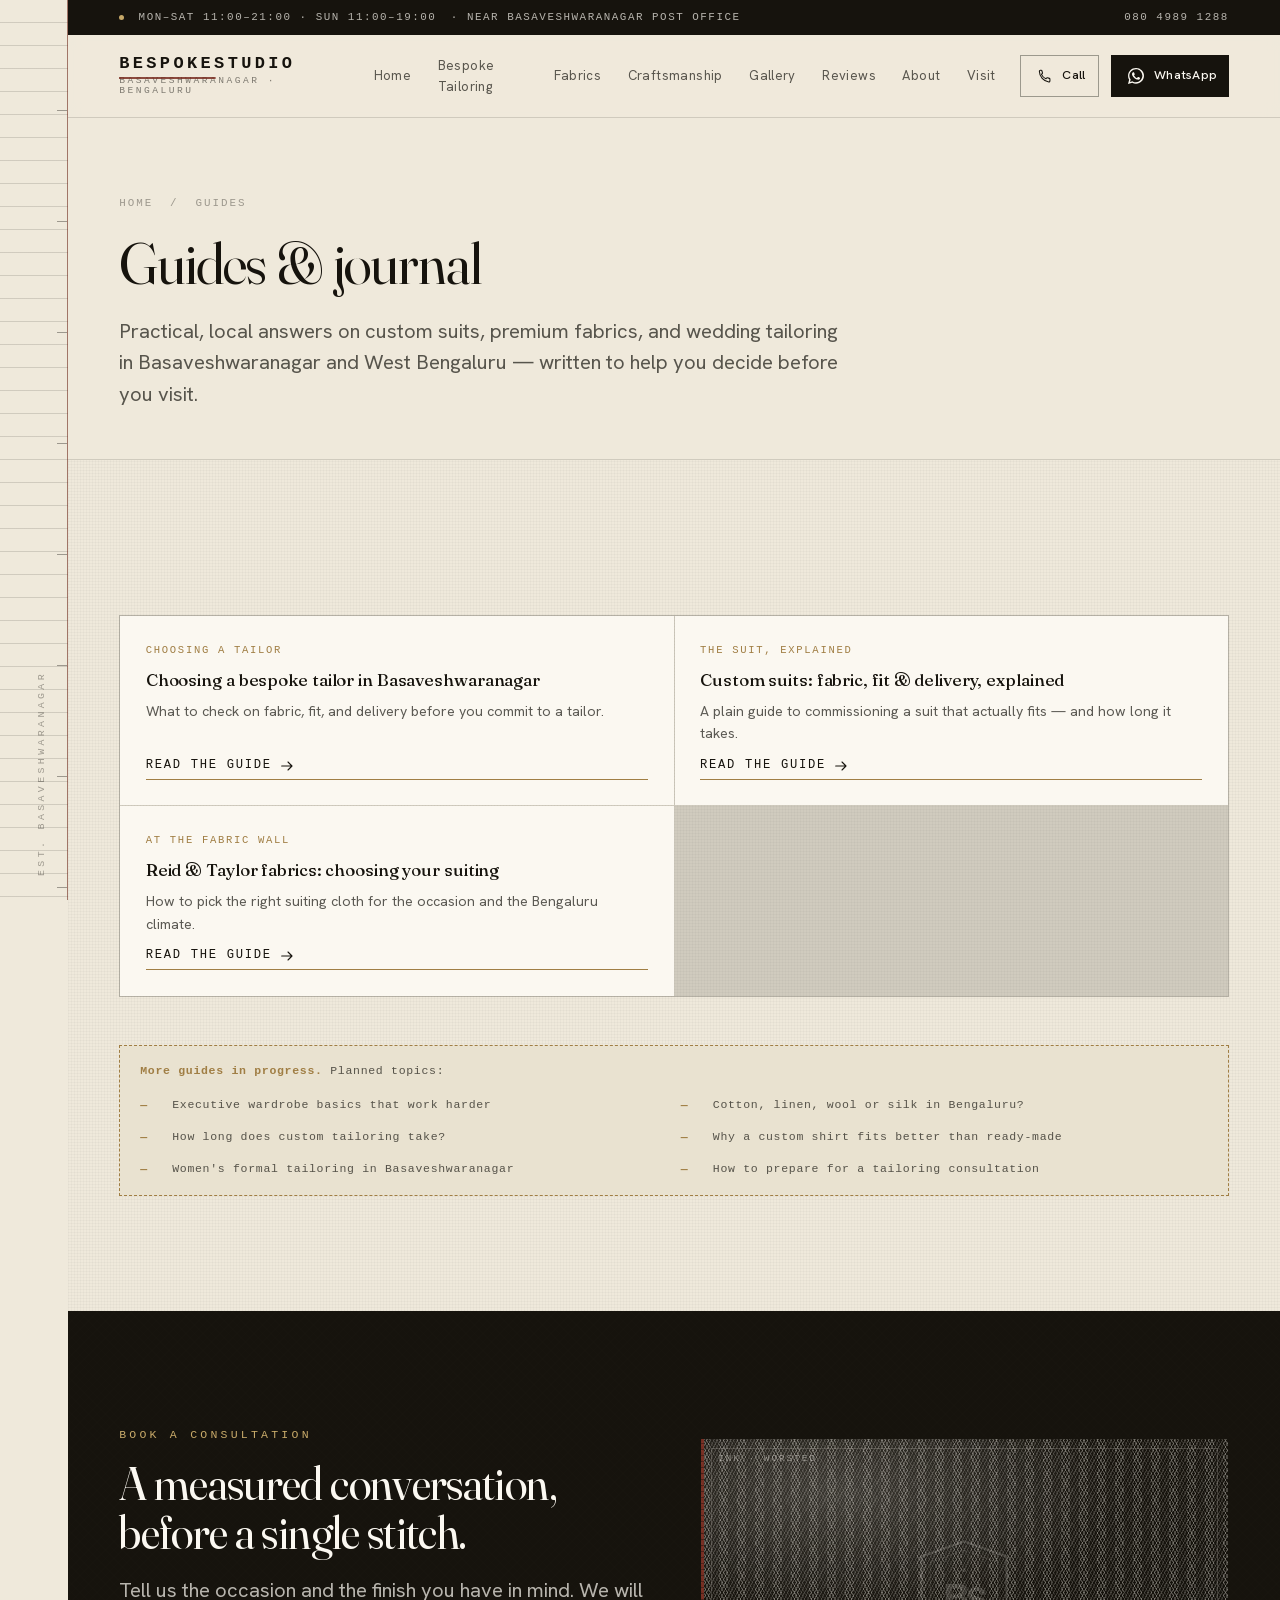
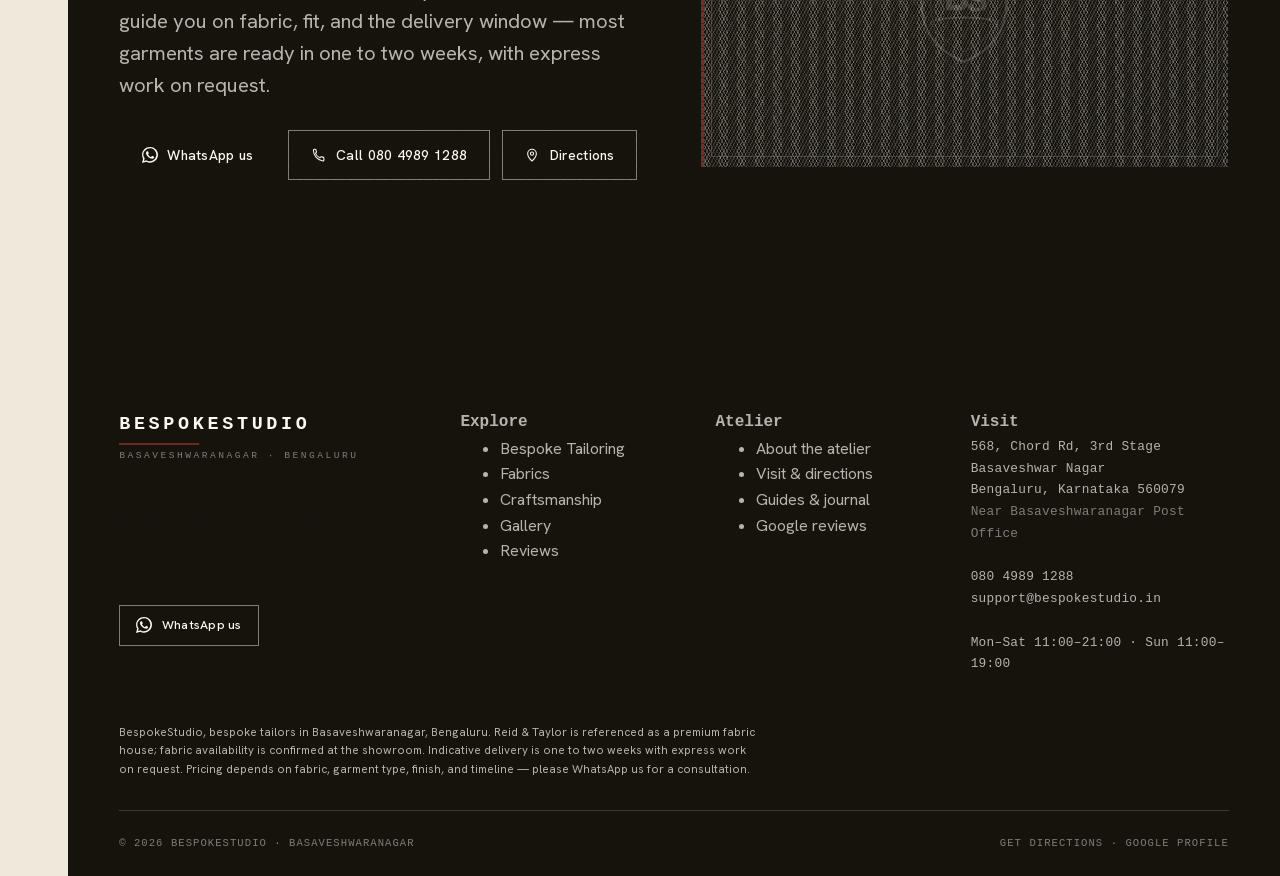
<file: guides.html>
<!doctype html>
<html lang="en">
<head>
<meta charset="utf-8">
<meta name="viewport" content="width=device-width, initial-scale=1">
<script>document.documentElement.classList.add('js')</script>
<title>Guides — Bespoke Tailoring, Fabrics &amp; Suits in Basaveshwaranagar | BespokeStudio</title>
<meta name="description" content="Local guides to bespoke tailoring, custom suits, and premium fabrics in Basaveshwaranagar, Bengaluru — from BespokeStudio.">
<link rel="canonical" href="https://bespokestudio.co.in/guides">
<meta name="theme-color" content="#17150F">
<meta name="format-detection" content="telephone=no">
<meta property="og:type" content="business.business">
<meta property="og:site_name" content="BespokeStudio">
<meta property="og:title" content="Guides — Bespoke Tailoring, Fabrics &amp; Suits in Basaveshwaranagar | BespokeStudio">
<meta property="og:description" content="Local guides to bespoke tailoring, custom suits, and premium fabrics in Basaveshwaranagar, Bengaluru — from BespokeStudio.">
<meta property="og:url" content="https://bespokestudio.co.in/guides">
<meta property="og:image" content="https://bespokestudio.co.in/assets/img/og-cover.png">
<meta name="twitter:card" content="summary_large_image">
<link rel="icon" href="assets/img/favicon.svg" type="image/svg+xml">
<link rel="apple-touch-icon" href="assets/img/favicon.svg">
<link rel="preconnect" href="https://www.google.com">
<link rel="stylesheet" href="assets/css/site.css">
<script type="application/ld+json">
{
  "@context": "https://schema.org",
  "@graph": [
    {
      "@type": "ClothingStore",
      "@id": "https://bespokestudio.co.in/#business",
      "name": "BespokeStudio",
      "description": "Bespoke tailoring atelier and premium fabric showroom in Basaveshwaranagar, Bengaluru, working with Reid & Taylor and other fine suiting cloths.",
      "url": "https://bespokestudio.co.in/",
      "telephone": "+91-80-4989-1288",
      "email": "support@bespokestudio.in",
      "priceRange": "$$$",
      "image": "https://bespokestudio.co.in/assets/img/og-cover.png",
      "sameAs": [
        "https://share.google/eGm642nOUGeRKLQ7e"
      ],
      "address": {
        "@type": "PostalAddress",
        "streetAddress": "568, Chord Rd, 3rd Stage, Basaveshwar Nagar",
        "addressLocality": "Bengaluru",
        "addressRegion": "Karnataka",
        "postalCode": "560079",
        "addressCountry": "IN"
      },
      "geo": {
        "@type": "GeoCoordinates",
        "latitude": 12.9942605,
        "longitude": 77.5392937
      },
      "openingHoursSpecification": [
        {
          "@type": "OpeningHoursSpecification",
          "dayOfWeek": [
            "Monday",
            "Tuesday",
            "Wednesday",
            "Thursday",
            "Friday",
            "Saturday"
          ],
          "opens": "11:00",
          "closes": "21:00"
        },
        {
          "@type": "OpeningHoursSpecification",
          "dayOfWeek": "Sunday",
          "opens": "11:00",
          "closes": "19:00"
        }
      ],
      "areaServed": [
        "Basaveshwaranagar",
        "Rajajinagar",
        "Vijayanagar",
        "Malleshwaram",
        "Bengaluru"
      ],
      "hasOfferCatalog": {
        "@type": "OfferCatalog",
        "name": "Bespoke tailoring and premium fabrics",
        "itemListElement": [
          {
            "@type": "Offer",
            "itemOffered": {
              "@type": "Service",
              "name": "Men's bespoke suits"
            }
          },
          {
            "@type": "Offer",
            "itemOffered": {
              "@type": "Service",
              "name": "Custom shirts and trousers"
            }
          },
          {
            "@type": "Offer",
            "itemOffered": {
              "@type": "Service",
              "name": "Sherwani and ethnic wear tailoring"
            }
          },
          {
            "@type": "Offer",
            "itemOffered": {
              "@type": "Service",
              "name": "Women's formal bespoke clothing"
            }
          },
          {
            "@type": "Offer",
            "itemOffered": {
              "@type": "Service",
              "name": "Premium fabric consultation"
            }
          }
        ]
      }
    },
    {
      "@type": "BreadcrumbList",
      "itemListElement": [
        {
          "@type": "ListItem",
          "position": 1,
          "name": "Home",
          "item": "https://bespokestudio.co.in/"
        },
        {
          "@type": "ListItem",
          "position": 2,
          "name": "Guides",
          "item": "https://bespokestudio.co.in/guides"
        }
      ]
    }
  ]
}
</script>
<!-- GA4: set GA4_ID in build.py to enable. Events buffer to dataLayer until then. -->

</head>
<body data-page="guides" data-service="guides">

<div class="spine" aria-hidden="true"><span class="spine__thread"></span><span class="spine__label">Est. Basaveshwaranagar</span></div>

<div class="util">
  <div class="wrap"><div class="util__row">
    <div class="util__hours"><span class="util__dot"></span><span>Mon–Sat 11:00–21:00 · Sun 11:00–19:00</span><span class="hide-s">&middot; Near Basaveshwaranagar Post Office</span></div>
    <div><a href="tel:+918049891288" data-evt="call_click" data-p-position="utilbar">080 4989 1288</a></div>
  </div></div>
</div>

<header class="site-header">
  <div class="wrap"><div class="header__row">
    <a class="brand" href="index.html" aria-label="BespokeStudio home">
      <span class="brand__mark">BespokeStudio</span>
      <span class="brand__place">Basaveshwaranagar &middot; Bengaluru</span>
    </a>
    <nav class="nav" aria-label="Primary"><a href="index.html">Home</a><a href="bespoke-tailoring.html">Bespoke Tailoring</a><a href="fabrics.html">Fabrics</a><a href="craftsmanship.html">Craftsmanship</a><a href="gallery.html">Gallery</a><a href="reviews.html">Reviews</a><a href="about.html">About</a><a href="contact.html">Visit</a></nav>
    <div class="header__cta">
      <a class="btn btn--ghost btn--sm" href="tel:+918049891288" data-evt="call_click" data-p-position="header"><svg class="btn__ic" viewBox="0 0 24 24" fill="none" stroke="currentColor" stroke-width="1.6" stroke-linecap="round" stroke-linejoin="round" aria-hidden="true"><path d="M6.4 3.5c.4 0 .78.28.9.66l.92 3.05a1 1 0 01-.26 1.02L6.7 9.55a13 13 0 006.6 6.6l1.32-1.26a1 1 0 011.02-.26l3.05.92c.38.12.66.5.66.9v3.05a1.5 1.5 0 01-1.62 1.5A16.5 16.5 0 013.6 5.12 1.5 1.5 0 015.1 3.5z"/></svg> Call</a>
      <a class="btn btn--wa btn--sm" href="https://wa.me/919900259407?text=Hello%20BespokeStudio%2C%20I%20would%20like%20to%20enquire%20about%20a%20custom%20suit%20/%20bespoke%20outfit." data-evt="whatsapp_click" data-p-position="header" target="_blank" rel="noopener"><svg class="btn__ic" viewBox="0 0 24 24" fill="currentColor" aria-hidden="true"><path d="M17.5 14.4c-.3-.15-1.77-.87-2.04-.97-.27-.1-.47-.15-.67.15-.2.3-.77.97-.94 1.17-.17.2-.35.22-.65.07-.3-.15-1.26-.46-2.4-1.48-.89-.79-1.49-1.77-1.66-2.07-.17-.3-.02-.46.13-.61.13-.13.3-.35.45-.52.15-.17.2-.3.3-.5.1-.2.05-.37-.02-.52-.07-.15-.67-1.62-.92-2.22-.24-.58-.49-.5-.67-.51l-.57-.01c-.2 0-.52.07-.79.37-.27.3-1.04 1.02-1.04 2.48s1.07 2.88 1.22 3.08c.15.2 2.1 3.2 5.08 4.49.71.31 1.26.49 1.69.63.71.22 1.36.19 1.87.12.57-.09 1.77-.72 2.02-1.42.25-.7.25-1.3.17-1.42-.07-.12-.27-.2-.57-.35z"/><path d="M20.5 3.4A11.9 11.9 0 0012 0C5.4 0 .1 5.3.1 11.9c0 2.1.5 4.1 1.6 5.9L0 24l6.4-1.7c1.7.9 3.6 1.4 5.6 1.4h.01C18.6 23.7 24 18.4 24 11.8c0-3.2-1.2-6.2-3.5-8.4zM12 21.5h-.01a9.6 9.6 0 01-4.9-1.34l-.35-.2-3.7.97.99-3.6-.23-.37A9.55 9.55 0 012 11.9C2 6.4 6.5 1.9 12 1.9c2.6 0 5 1 6.8 2.8a9.5 9.5 0 012.8 6.7c0 5.5-4.5 10-9.6 10z"/></svg> WhatsApp</a>
      <button class="burger" aria-label="Open menu" aria-expanded="false" aria-controls="drawer"><span></span></button>
    </div>
  </div></div>
</header>

<div class="scrim" aria-hidden="true"></div>
<aside class="drawer" id="drawer" aria-label="Menu">
  <button class="drawer__close" aria-label="Close menu">Close &times;</button>
  <span class="eyebrow eyebrow--onink">BespokeStudio</span>
  <a href="index.html">Home</a><a href="bespoke-tailoring.html">Bespoke Tailoring</a><a href="fabrics.html">Fabrics</a><a href="craftsmanship.html">Craftsmanship</a><a href="gallery.html">Gallery</a><a href="reviews.html">Reviews</a><a href="about.html">About</a><a href="contact.html">Visit</a>
  <div class="drawer__cta">
    <a class="btn btn--wa btn--block" href="https://wa.me/919900259407?text=Hello%20BespokeStudio%2C%20I%20would%20like%20to%20enquire%20about%20a%20custom%20suit%20/%20bespoke%20outfit." data-evt="whatsapp_click" data-p-position="drawer" target="_blank" rel="noopener"><svg class="btn__ic" viewBox="0 0 24 24" fill="currentColor" aria-hidden="true"><path d="M17.5 14.4c-.3-.15-1.77-.87-2.04-.97-.27-.1-.47-.15-.67.15-.2.3-.77.97-.94 1.17-.17.2-.35.22-.65.07-.3-.15-1.26-.46-2.4-1.48-.89-.79-1.49-1.77-1.66-2.07-.17-.3-.02-.46.13-.61.13-.13.3-.35.45-.52.15-.17.2-.3.3-.5.1-.2.05-.37-.02-.52-.07-.15-.67-1.62-.92-2.22-.24-.58-.49-.5-.67-.51l-.57-.01c-.2 0-.52.07-.79.37-.27.3-1.04 1.02-1.04 2.48s1.07 2.88 1.22 3.08c.15.2 2.1 3.2 5.08 4.49.71.31 1.26.49 1.69.63.71.22 1.36.19 1.87.12.57-.09 1.77-.72 2.02-1.42.25-.7.25-1.3.17-1.42-.07-.12-.27-.2-.57-.35z"/><path d="M20.5 3.4A11.9 11.9 0 0012 0C5.4 0 .1 5.3.1 11.9c0 2.1.5 4.1 1.6 5.9L0 24l6.4-1.7c1.7.9 3.6 1.4 5.6 1.4h.01C18.6 23.7 24 18.4 24 11.8c0-3.2-1.2-6.2-3.5-8.4zM12 21.5h-.01a9.6 9.6 0 01-4.9-1.34l-.35-.2-3.7.97.99-3.6-.23-.37A9.55 9.55 0 012 11.9C2 6.4 6.5 1.9 12 1.9c2.6 0 5 1 6.8 2.8a9.5 9.5 0 012.8 6.7c0 5.5-4.5 10-9.6 10z"/></svg> WhatsApp us</a>
    <a class="btn btn--onink btn--block" href="tel:+918049891288" data-evt="call_click" data-p-position="drawer"><svg class="btn__ic" viewBox="0 0 24 24" fill="none" stroke="currentColor" stroke-width="1.6" stroke-linecap="round" stroke-linejoin="round" aria-hidden="true"><path d="M6.4 3.5c.4 0 .78.28.9.66l.92 3.05a1 1 0 01-.26 1.02L6.7 9.55a13 13 0 006.6 6.6l1.32-1.26a1 1 0 011.02-.26l3.05.92c.38.12.66.5.66.9v3.05a1.5 1.5 0 01-1.62 1.5A16.5 16.5 0 013.6 5.12 1.5 1.5 0 015.1 3.5z"/></svg> Call 080 4989 1288</a>
  </div>
</aside>
<main id="main">

<section class="phero">
  <div class="wrap">
    <nav class="phero__crumb" aria-label="Breadcrumb"><a href="index.html">Home</a> &nbsp;/&nbsp; Guides</nav>
    <h1 class="reveal">Guides &amp; journal</h1>
    <p class="lede reveal">Practical, local answers on custom suits, premium fabrics, and wedding tailoring in Basaveshwaranagar and West Bengaluru — written to help you decide before you visit.</p>
  </div>
</section><section class="section section--paper"><div class="wrap"><div class="guide-list"><a class="guide reveal" href="guides/best-bespoke-tailor-basaveshwaranagar.html"><span class="guide__ref">Choosing a tailor</span><h3>Choosing a bespoke tailor in Basaveshwaranagar</h3><p>What to check on fabric, fit, and delivery before you commit to a tailor.</p><span class="tlink">Read the guide <svg class="btn__ic" viewBox="0 0 24 24" fill="none" stroke="currentColor" stroke-width="1.6" stroke-linecap="round" stroke-linejoin="round" aria-hidden="true"><path d="M4 12h15M13.5 6l6 6-6 6"/></svg></span></a><a class="guide reveal" href="guides/custom-suits-fabric-fit-delivery.html"><span class="guide__ref">The suit, explained</span><h3>Custom suits: fabric, fit &amp; delivery, explained</h3><p>A plain guide to commissioning a suit that actually fits — and how long it takes.</p><span class="tlink">Read the guide <svg class="btn__ic" viewBox="0 0 24 24" fill="none" stroke="currentColor" stroke-width="1.6" stroke-linecap="round" stroke-linejoin="round" aria-hidden="true"><path d="M4 12h15M13.5 6l6 6-6 6"/></svg></span></a><a class="guide reveal" href="guides/reid-and-taylor-fabrics-bengaluru.html"><span class="guide__ref">At the fabric wall</span><h3>Reid &amp; Taylor fabrics: choosing your suiting</h3><p>How to pick the right suiting cloth for the occasion and the Bengaluru climate.</p><span class="tlink">Read the guide <svg class="btn__ic" viewBox="0 0 24 24" fill="none" stroke="currentColor" stroke-width="1.6" stroke-linecap="round" stroke-linejoin="round" aria-hidden="true"><path d="M4 12h15M13.5 6l6 6-6 6"/></svg></span></a></div><div class="notice mt-3"><strong>More guides in progress.</strong> Planned topics: <ul class="flist mt-1" style="grid-template-columns:1fr 1fr"><li>Executive wardrobe basics that work harder</li><li>Cotton, linen, wool or silk in Bengaluru?</li><li>How long does custom tailoring take?</li><li>Why a custom shirt fits better than ready-made</li><li>Women's formal tailoring in Basaveshwaranagar</li><li>How to prepare for a tailoring consultation</li></ul></div></div></section>
<section class="section section--ink weave">
  <div class="wrap">
    <div class="split">
      <div class="split__body reveal">
        <span class="eyebrow eyebrow--onink">Book a consultation</span>
        <h2 class="section-title">A measured conversation, before a single stitch.</h2>
        <p class="lede">Tell us the occasion and the finish you have in mind. We will guide you on fabric, fit, and the delivery window — most garments are ready in one to two weeks, with express work on request.</p>
        <div class="cta-row"><a class="btn btn--wa" href="https://wa.me/919900259407?text=Hello%20BespokeStudio%2C%20I%20would%20like%20to%20book%20a%20wardrobe%20consultation." data-evt="whatsapp_click" data-p-position="section" target="_blank" rel="noopener"><svg class="btn__ic" viewBox="0 0 24 24" fill="currentColor" aria-hidden="true"><path d="M17.5 14.4c-.3-.15-1.77-.87-2.04-.97-.27-.1-.47-.15-.67.15-.2.3-.77.97-.94 1.17-.17.2-.35.22-.65.07-.3-.15-1.26-.46-2.4-1.48-.89-.79-1.49-1.77-1.66-2.07-.17-.3-.02-.46.13-.61.13-.13.3-.35.45-.52.15-.17.2-.3.3-.5.1-.2.05-.37-.02-.52-.07-.15-.67-1.62-.92-2.22-.24-.58-.49-.5-.67-.51l-.57-.01c-.2 0-.52.07-.79.37-.27.3-1.04 1.02-1.04 2.48s1.07 2.88 1.22 3.08c.15.2 2.1 3.2 5.08 4.49.71.31 1.26.49 1.69.63.71.22 1.36.19 1.87.12.57-.09 1.77-.72 2.02-1.42.25-.7.25-1.3.17-1.42-.07-.12-.27-.2-.57-.35z"/><path d="M20.5 3.4A11.9 11.9 0 0012 0C5.4 0 .1 5.3.1 11.9c0 2.1.5 4.1 1.6 5.9L0 24l6.4-1.7c1.7.9 3.6 1.4 5.6 1.4h.01C18.6 23.7 24 18.4 24 11.8c0-3.2-1.2-6.2-3.5-8.4zM12 21.5h-.01a9.6 9.6 0 01-4.9-1.34l-.35-.2-3.7.97.99-3.6-.23-.37A9.55 9.55 0 012 11.9C2 6.4 6.5 1.9 12 1.9c2.6 0 5 1 6.8 2.8a9.5 9.5 0 012.8 6.7c0 5.5-4.5 10-9.6 10z"/></svg> WhatsApp us</a><a class="btn btn--onink" href="tel:+918049891288" data-evt="call_click" data-p-position="section"><svg class="btn__ic" viewBox="0 0 24 24" fill="none" stroke="currentColor" stroke-width="1.6" stroke-linecap="round" stroke-linejoin="round" aria-hidden="true"><path d="M6.4 3.5c.4 0 .78.28.9.66l.92 3.05a1 1 0 01-.26 1.02L6.7 9.55a13 13 0 006.6 6.6l1.32-1.26a1 1 0 011.02-.26l3.05.92c.38.12.66.5.66.9v3.05a1.5 1.5 0 01-1.62 1.5A16.5 16.5 0 013.6 5.12 1.5 1.5 0 015.1 3.5z"/></svg> Call 080 4989 1288</a><a class="btn btn--onink" href="https://www.google.com/maps/dir/?api=1&destination=12.9942605%2C77.5392937" data-evt="direction_click" data-p-position="section" target="_blank" rel="noopener"><svg class="btn__ic" viewBox="0 0 24 24" fill="none" stroke="currentColor" stroke-width="1.6" stroke-linecap="round" stroke-linejoin="round" aria-hidden="true"><path d="M12 21s6.5-5.8 6.5-11a6.5 6.5 0 10-13 0C5.5 15.2 12 21 12 21z"/><circle cx="12" cy="10" r="2.4"/></svg> Directions</a></div>
      </div>
      <div class="split__media reveal">
        <figure class="swatch swatch--ink" style="--ratio:16 / 10" role="img" aria-label="Consultation table — fabric bunch &amp; measure card"><span class="swatch__weave" aria-hidden="true"></span><span class="swatch__edge" aria-hidden="true"></span><svg class="crest swatch__crest" aria-hidden="true" viewBox="0 0 100 118" role="img" aria-labelledby="crestT" xmlns="http://www.w3.org/2000/svg" fill="none"><title id="crestT">BespokeStudio</title><path d="M50 4 88 17.5v40.5c0 30-18.5 45.5-38 53.5C30.5 103.5 12 88 12 58V17.5L50 4Z" stroke="currentColor" stroke-width="2" stroke-linejoin="round"/><path d="M50 12 80 22.5v35.5c0 25-14.5 38-30 44.5C34.5 96 20 83 20 58V22.5L50 12Z" stroke="currentColor" stroke-width="1" stroke-linejoin="round" opacity=".5"/><g fill="currentColor"><path d="M34 42h11.4c4.4 0 7.3 2.2 7.3 5.9 0 2.6-1.6 4.4-3.9 5.1 2.9.5 4.9 2.6 4.9 5.7 0 4.1-3.1 6.6-8 6.6H34V42Zm10.4 9.4c2 0 3.2-1.1 3.2-2.8 0-1.7-1.2-2.6-3.3-2.6h-5.2v5.4h5.3Zm.5 9.3c2.2 0 3.5-1.1 3.5-3 0-1.9-1.4-2.9-3.6-2.9h-5.7v5.9h5.8Z"/><path d="M56.7 59.6c.2 2.4 2.1 3.9 5 3.9 2.5 0 4.1-1.1 4.1-2.8 0-1.5-1-2.2-3.8-2.8l-2.5-.6c-4.1-.9-6-2.9-6-6 0-3.9 3.2-6.4 7.9-6.4 4.9 0 7.8 2.4 8 6.4h-4.7c-.2-2-1.5-3-3.4-3-1.9 0-3.2.9-3.2 2.4 0 1.3 1 2 3.4 2.6l2.6.6c4.3.9 6.2 2.7 6.2 6 0 4.1-3.3 6.7-8.7 6.7-5.3 0-8.6-2.5-8.8-6.6l3.9-.4Z"/></g><path d="M27 74c9-2.6 37-2.6 46 0" stroke="currentColor" stroke-width="1.6" stroke-linecap="round"/><path d="M24.4 74c-2.4.7-4 2.4-4.4 4.7M75.6 74c2.4.7 4 2.4 4.4 4.7" stroke="currentColor" stroke-width="1.4" stroke-linecap="round" opacity=".7"/><circle cx="50" cy="30" r="1.6" fill="currentColor"/></svg><span class="swatch__tag">INK · WORSTED</span></figure>
      </div>
    </div>
  </div>
</section>
</main>

<footer class="site-footer">
  <div class="wrap">
    <div class="footer__grid">
      <div class="footer__brand">
        <span class="brand__mark">BespokeStudio</span>
        <span class="brand__place">Basaveshwaranagar &middot; Bengaluru</span>
        <p>A private atelier for bespoke tailoring and premium fabrics — custom suits, shirts, sherwani and ethnic wear, women&rsquo;s formal clothing, and Reid &amp; Taylor suiting.</p>
        <div class="cta-row mt-2">
          <a class="btn btn--onink btn--sm" href="https://wa.me/919900259407?text=Hello%20BespokeStudio%2C%20I%20would%20like%20to%20enquire%20about%20a%20custom%20suit%20/%20bespoke%20outfit." data-evt="whatsapp_click" data-p-position="footer" target="_blank" rel="noopener"><svg class="btn__ic" viewBox="0 0 24 24" fill="currentColor" aria-hidden="true"><path d="M17.5 14.4c-.3-.15-1.77-.87-2.04-.97-.27-.1-.47-.15-.67.15-.2.3-.77.97-.94 1.17-.17.2-.35.22-.65.07-.3-.15-1.26-.46-2.4-1.48-.89-.79-1.49-1.77-1.66-2.07-.17-.3-.02-.46.13-.61.13-.13.3-.35.45-.52.15-.17.2-.3.3-.5.1-.2.05-.37-.02-.52-.07-.15-.67-1.62-.92-2.22-.24-.58-.49-.5-.67-.51l-.57-.01c-.2 0-.52.07-.79.37-.27.3-1.04 1.02-1.04 2.48s1.07 2.88 1.22 3.08c.15.2 2.1 3.2 5.08 4.49.71.31 1.26.49 1.69.63.71.22 1.36.19 1.87.12.57-.09 1.77-.72 2.02-1.42.25-.7.25-1.3.17-1.42-.07-.12-.27-.2-.57-.35z"/><path d="M20.5 3.4A11.9 11.9 0 0012 0C5.4 0 .1 5.3.1 11.9c0 2.1.5 4.1 1.6 5.9L0 24l6.4-1.7c1.7.9 3.6 1.4 5.6 1.4h.01C18.6 23.7 24 18.4 24 11.8c0-3.2-1.2-6.2-3.5-8.4zM12 21.5h-.01a9.6 9.6 0 01-4.9-1.34l-.35-.2-3.7.97.99-3.6-.23-.37A9.55 9.55 0 012 11.9C2 6.4 6.5 1.9 12 1.9c2.6 0 5 1 6.8 2.8a9.5 9.5 0 012.8 6.7c0 5.5-4.5 10-9.6 10z"/></svg> WhatsApp us</a>
        </div>
      </div>
      <div class="footer__col"><h4>Explore</h4><ul><li><a href="bespoke-tailoring.html">Bespoke Tailoring</a></li><li><a href="fabrics.html">Fabrics</a></li><li><a href="craftsmanship.html">Craftsmanship</a></li><li><a href="gallery.html">Gallery</a></li><li><a href="reviews.html">Reviews</a></li></ul></div>
      <div class="footer__col"><h4>Atelier</h4><ul><li><a href="about.html">About the atelier</a></li><li><a href="contact.html">Visit &amp; directions</a></li><li><a href="guides.html">Guides &amp; journal</a></li><li><a href="reviews.html">Google reviews</a></li></ul></div>
      <div class="footer__col">
        <h4>Visit</h4>
        <address class="footer__data" style="font-style:normal">
          568, Chord Rd, 3rd Stage<br>Basaveshwar Nagar<br>Bengaluru, Karnataka 560079<br>
          <span style="color:var(--chalk-46)">Near Basaveshwaranagar Post Office</span><br><br>
          <a href="tel:+918049891288" data-evt="call_click" data-p-position="footer">080 4989 1288</a><br>
          <a href="mailto:support@bespokestudio.in" data-evt="email_click" data-p-position="footer">support@bespokestudio.in</a><br><br>
          Mon–Sat 11:00–21:00 · Sun 11:00–19:00
        </address>
      </div>
    </div>
    <p class="footer__note">BespokeStudio, bespoke tailors in Basaveshwaranagar, Bengaluru. Reid &amp; Taylor is referenced as a premium fabric house; fabric availability is confirmed at the showroom. Indicative delivery is one to two weeks with express work on request. Pricing depends on fabric, garment type, finish, and timeline — please WhatsApp us for a consultation.</p>
    <div class="footer__bar">
      <span>&copy; <span data-year>2026</span> BespokeStudio &middot; Basaveshwaranagar</span>
      <span><a href="https://www.google.com/maps/dir/?api=1&destination=12.9942605%2C77.5392937" data-evt="direction_click" data-p-position="footer" target="_blank" rel="noopener">Get directions</a> &middot; <a href="https://share.google/eGm642nOUGeRKLQ7e" target="_blank" rel="noopener">Google profile</a></span>
    </div>
  </div>
</footer>
<script src="assets/js/site.js" defer></script>

<nav class="dock" aria-label="Quick contact">
  <a class="dock--wa" href="https://wa.me/919900259407?text=Hello%20BespokeStudio%2C%20I%20would%20like%20to%20enquire%20about%20a%20custom%20suit%20/%20bespoke%20outfit." data-evt="whatsapp_click" data-p-position="dock" target="_blank" rel="noopener"><svg class="btn__ic" viewBox="0 0 24 24" fill="currentColor" aria-hidden="true"><path d="M17.5 14.4c-.3-.15-1.77-.87-2.04-.97-.27-.1-.47-.15-.67.15-.2.3-.77.97-.94 1.17-.17.2-.35.22-.65.07-.3-.15-1.26-.46-2.4-1.48-.89-.79-1.49-1.77-1.66-2.07-.17-.3-.02-.46.13-.61.13-.13.3-.35.45-.52.15-.17.2-.3.3-.5.1-.2.05-.37-.02-.52-.07-.15-.67-1.62-.92-2.22-.24-.58-.49-.5-.67-.51l-.57-.01c-.2 0-.52.07-.79.37-.27.3-1.04 1.02-1.04 2.48s1.07 2.88 1.22 3.08c.15.2 2.1 3.2 5.08 4.49.71.31 1.26.49 1.69.63.71.22 1.36.19 1.87.12.57-.09 1.77-.72 2.02-1.42.25-.7.25-1.3.17-1.42-.07-.12-.27-.2-.57-.35z"/><path d="M20.5 3.4A11.9 11.9 0 0012 0C5.4 0 .1 5.3.1 11.9c0 2.1.5 4.1 1.6 5.9L0 24l6.4-1.7c1.7.9 3.6 1.4 5.6 1.4h.01C18.6 23.7 24 18.4 24 11.8c0-3.2-1.2-6.2-3.5-8.4zM12 21.5h-.01a9.6 9.6 0 01-4.9-1.34l-.35-.2-3.7.97.99-3.6-.23-.37A9.55 9.55 0 012 11.9C2 6.4 6.5 1.9 12 1.9c2.6 0 5 1 6.8 2.8a9.5 9.5 0 012.8 6.7c0 5.5-4.5 10-9.6 10z"/></svg> WhatsApp</a>
  <a href="tel:+918049891288" data-evt="call_click" data-p-position="dock"><svg class="btn__ic" viewBox="0 0 24 24" fill="none" stroke="currentColor" stroke-width="1.6" stroke-linecap="round" stroke-linejoin="round" aria-hidden="true"><path d="M6.4 3.5c.4 0 .78.28.9.66l.92 3.05a1 1 0 01-.26 1.02L6.7 9.55a13 13 0 006.6 6.6l1.32-1.26a1 1 0 011.02-.26l3.05.92c.38.12.66.5.66.9v3.05a1.5 1.5 0 01-1.62 1.5A16.5 16.5 0 013.6 5.12 1.5 1.5 0 015.1 3.5z"/></svg> Call</a>
  <a href="https://www.google.com/maps/dir/?api=1&destination=12.9942605%2C77.5392937" data-evt="direction_click" data-p-position="dock" target="_blank" rel="noopener"><svg class="btn__ic" viewBox="0 0 24 24" fill="none" stroke="currentColor" stroke-width="1.6" stroke-linecap="round" stroke-linejoin="round" aria-hidden="true"><path d="M12 21s6.5-5.8 6.5-11a6.5 6.5 0 10-13 0C5.5 15.2 12 21 12 21z"/><circle cx="12" cy="10" r="2.4"/></svg> Directions</a>
</nav>
</body>
</html>
</file>
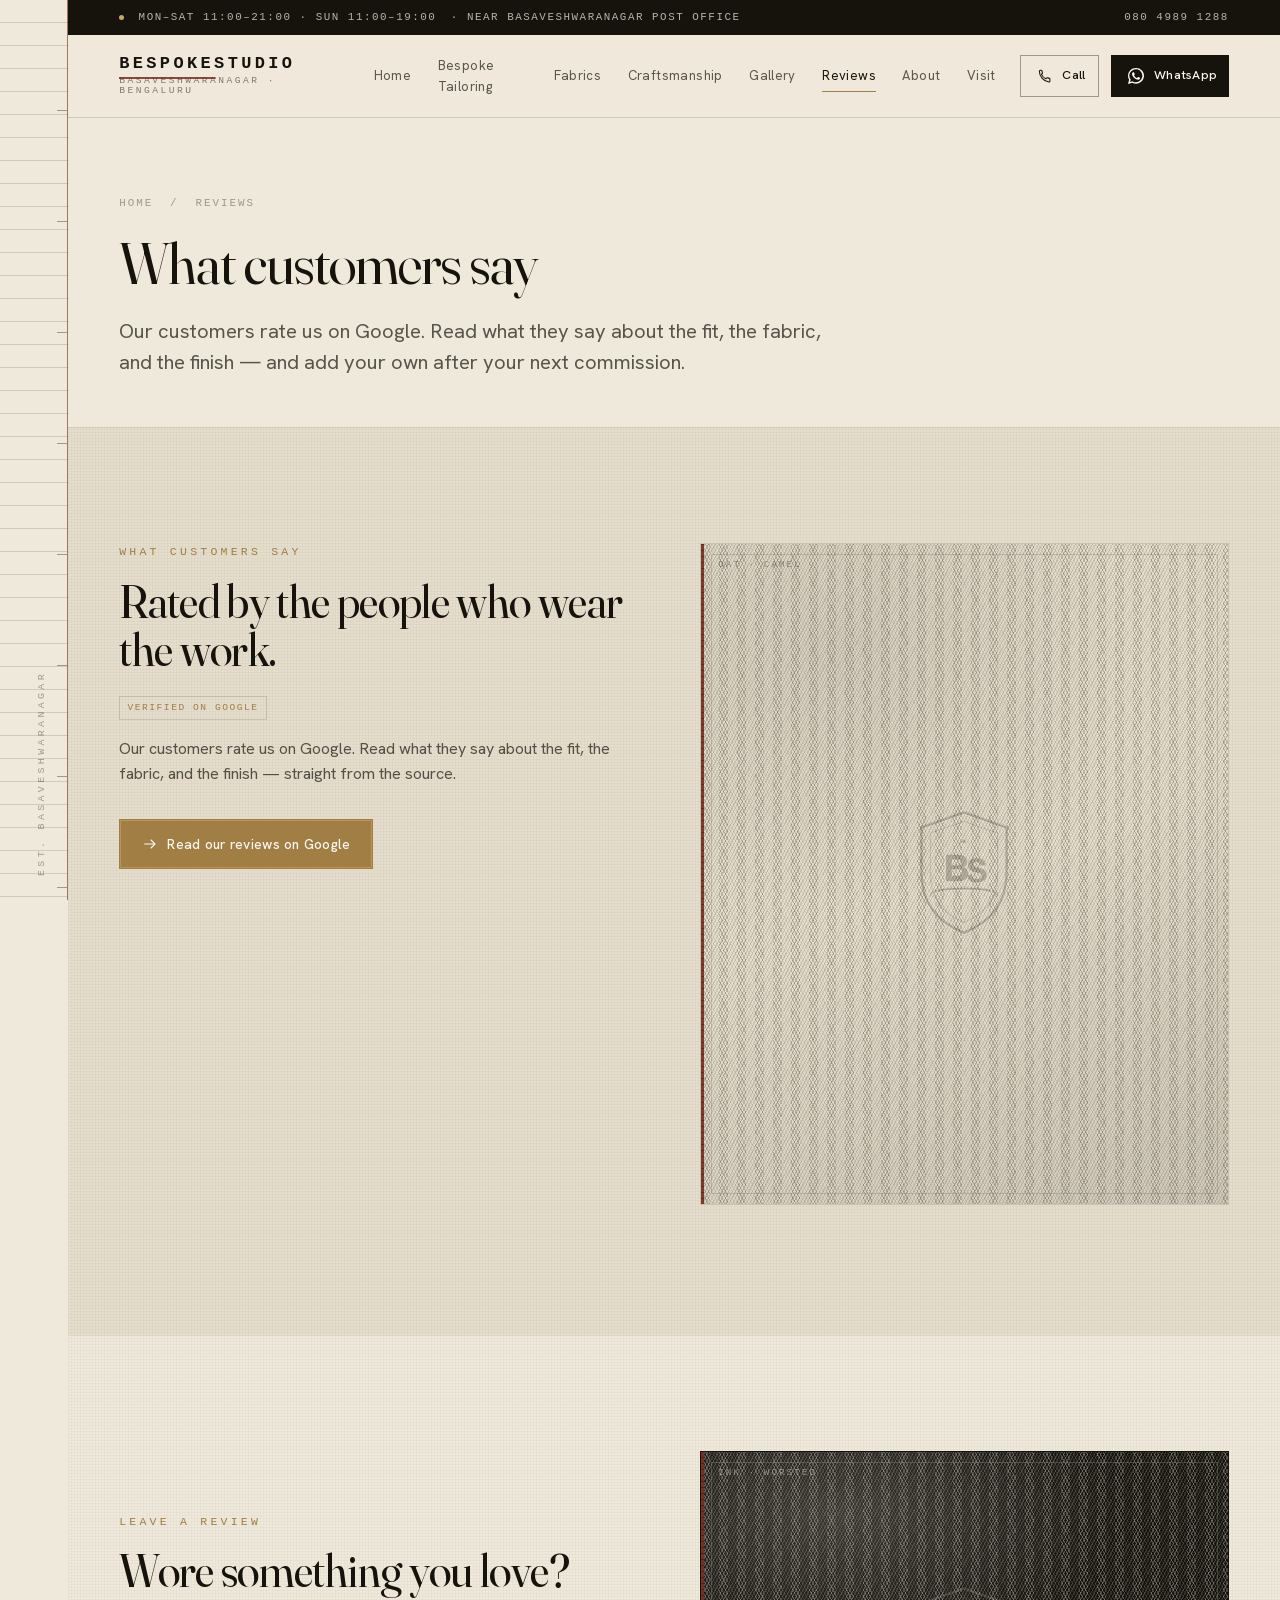
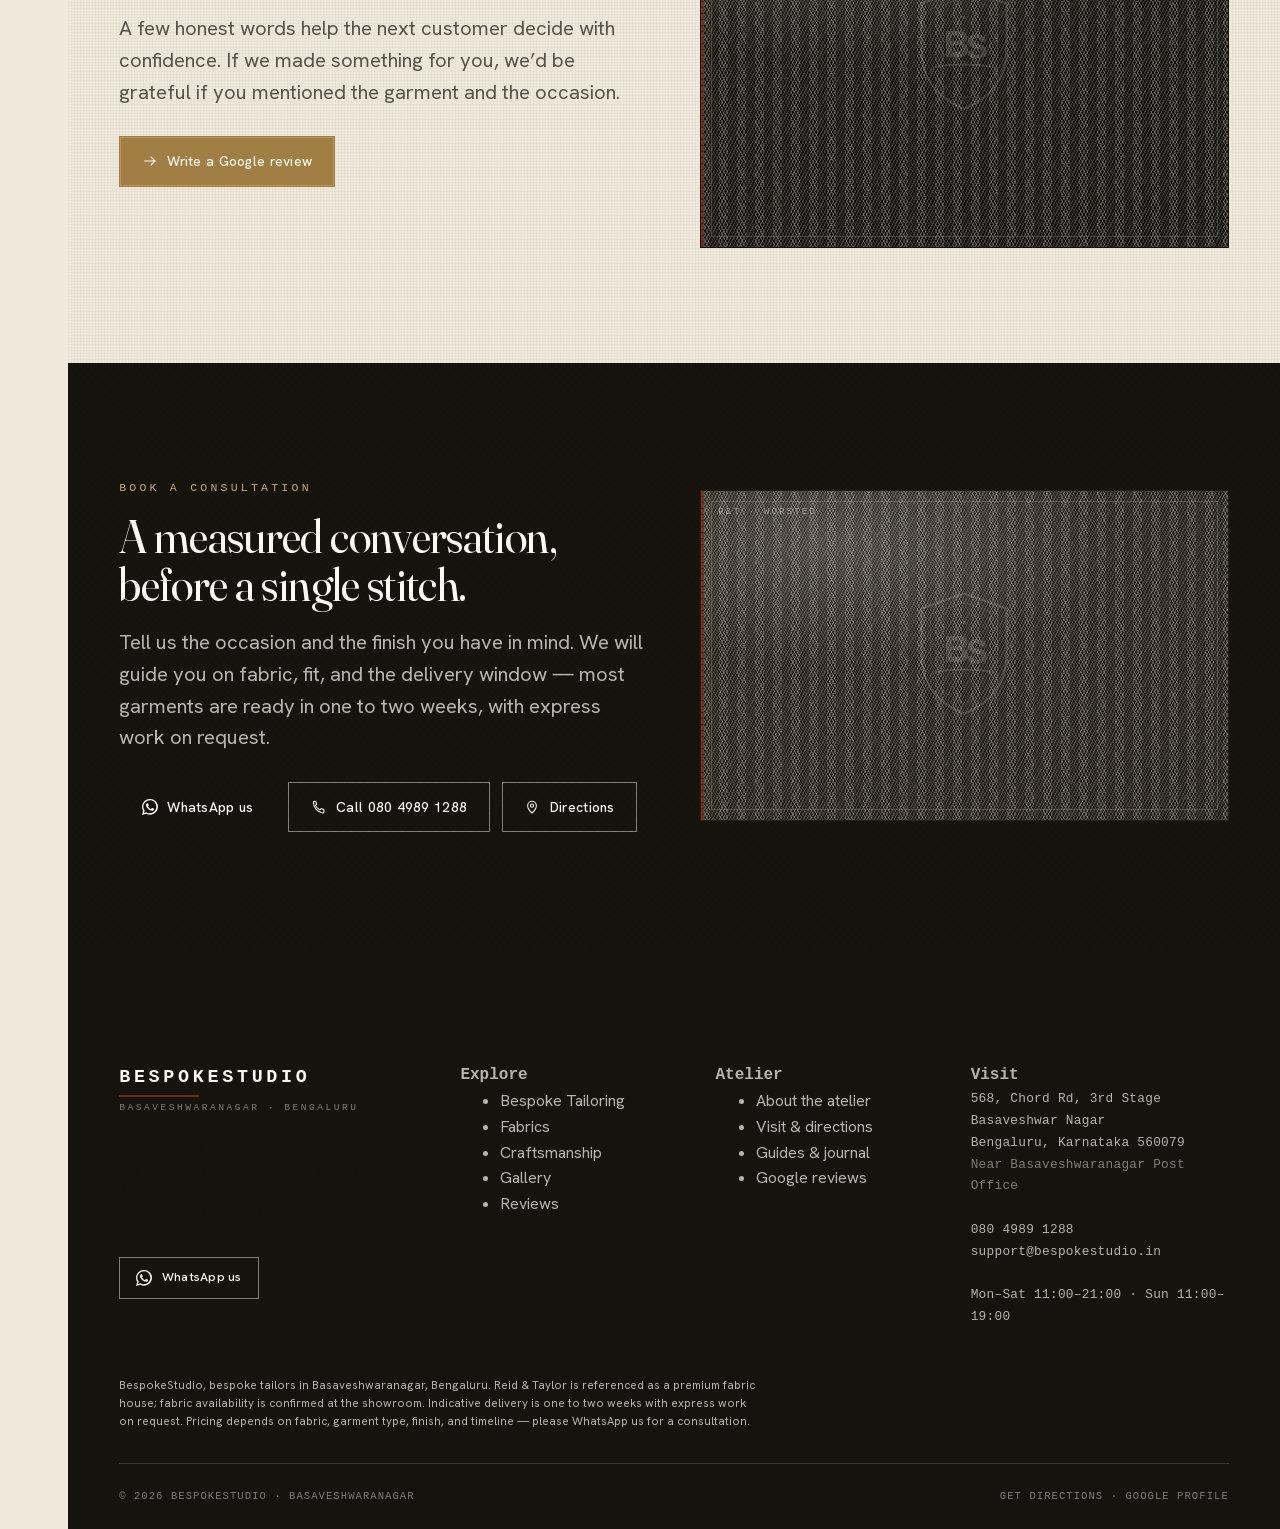
<file: reviews.html>
<!doctype html>
<html lang="en">
<head>
<meta charset="utf-8">
<meta name="viewport" content="width=device-width, initial-scale=1">
<script>document.documentElement.classList.add('js')</script>
<title>Reviews — Rated on Google | BespokeStudio Basaveshwaranagar</title>
<meta name="description" content="Read verified Google reviews for BespokeStudio, the bespoke tailoring and Reid &amp; Taylor fabric showroom in Basaveshwaranagar, Bengaluru.">
<link rel="canonical" href="https://bespokestudio.co.in/reviews">
<meta name="theme-color" content="#17150F">
<meta name="format-detection" content="telephone=no">
<meta property="og:type" content="business.business">
<meta property="og:site_name" content="BespokeStudio">
<meta property="og:title" content="Reviews — Rated on Google | BespokeStudio Basaveshwaranagar">
<meta property="og:description" content="Read verified Google reviews for BespokeStudio, the bespoke tailoring and Reid &amp; Taylor fabric showroom in Basaveshwaranagar, Bengaluru.">
<meta property="og:url" content="https://bespokestudio.co.in/reviews">
<meta property="og:image" content="https://bespokestudio.co.in/assets/img/og-cover.png">
<meta name="twitter:card" content="summary_large_image">
<link rel="icon" href="assets/img/favicon.svg" type="image/svg+xml">
<link rel="apple-touch-icon" href="assets/img/favicon.svg">
<link rel="preconnect" href="https://www.google.com">
<link rel="stylesheet" href="assets/css/site.css">
<script type="application/ld+json">
{
  "@context": "https://schema.org",
  "@graph": [
    {
      "@type": "ClothingStore",
      "@id": "https://bespokestudio.co.in/#business",
      "name": "BespokeStudio",
      "description": "Bespoke tailoring atelier and premium fabric showroom in Basaveshwaranagar, Bengaluru, working with Reid & Taylor and other fine suiting cloths.",
      "url": "https://bespokestudio.co.in/",
      "telephone": "+91-80-4989-1288",
      "email": "support@bespokestudio.in",
      "priceRange": "$$$",
      "image": "https://bespokestudio.co.in/assets/img/og-cover.png",
      "sameAs": [
        "https://share.google/eGm642nOUGeRKLQ7e"
      ],
      "address": {
        "@type": "PostalAddress",
        "streetAddress": "568, Chord Rd, 3rd Stage, Basaveshwar Nagar",
        "addressLocality": "Bengaluru",
        "addressRegion": "Karnataka",
        "postalCode": "560079",
        "addressCountry": "IN"
      },
      "geo": {
        "@type": "GeoCoordinates",
        "latitude": 12.9942605,
        "longitude": 77.5392937
      },
      "openingHoursSpecification": [
        {
          "@type": "OpeningHoursSpecification",
          "dayOfWeek": [
            "Monday",
            "Tuesday",
            "Wednesday",
            "Thursday",
            "Friday",
            "Saturday"
          ],
          "opens": "11:00",
          "closes": "21:00"
        },
        {
          "@type": "OpeningHoursSpecification",
          "dayOfWeek": "Sunday",
          "opens": "11:00",
          "closes": "19:00"
        }
      ],
      "areaServed": [
        "Basaveshwaranagar",
        "Rajajinagar",
        "Vijayanagar",
        "Malleshwaram",
        "Bengaluru"
      ],
      "hasOfferCatalog": {
        "@type": "OfferCatalog",
        "name": "Bespoke tailoring and premium fabrics",
        "itemListElement": [
          {
            "@type": "Offer",
            "itemOffered": {
              "@type": "Service",
              "name": "Men's bespoke suits"
            }
          },
          {
            "@type": "Offer",
            "itemOffered": {
              "@type": "Service",
              "name": "Custom shirts and trousers"
            }
          },
          {
            "@type": "Offer",
            "itemOffered": {
              "@type": "Service",
              "name": "Sherwani and ethnic wear tailoring"
            }
          },
          {
            "@type": "Offer",
            "itemOffered": {
              "@type": "Service",
              "name": "Women's formal bespoke clothing"
            }
          },
          {
            "@type": "Offer",
            "itemOffered": {
              "@type": "Service",
              "name": "Premium fabric consultation"
            }
          }
        ]
      }
    },
    {
      "@type": "BreadcrumbList",
      "itemListElement": [
        {
          "@type": "ListItem",
          "position": 1,
          "name": "Home",
          "item": "https://bespokestudio.co.in/"
        },
        {
          "@type": "ListItem",
          "position": 2,
          "name": "Reviews",
          "item": "https://bespokestudio.co.in/reviews"
        }
      ]
    }
  ]
}
</script>
<!-- GA4: set GA4_ID in build.py to enable. Events buffer to dataLayer until then. -->

</head>
<body data-page="reviews" data-service="reviews">

<div class="spine" aria-hidden="true"><span class="spine__thread"></span><span class="spine__label">Est. Basaveshwaranagar</span></div>

<div class="util">
  <div class="wrap"><div class="util__row">
    <div class="util__hours"><span class="util__dot"></span><span>Mon–Sat 11:00–21:00 · Sun 11:00–19:00</span><span class="hide-s">&middot; Near Basaveshwaranagar Post Office</span></div>
    <div><a href="tel:+918049891288" data-evt="call_click" data-p-position="utilbar">080 4989 1288</a></div>
  </div></div>
</div>

<header class="site-header">
  <div class="wrap"><div class="header__row">
    <a class="brand" href="index.html" aria-label="BespokeStudio home">
      <span class="brand__mark">BespokeStudio</span>
      <span class="brand__place">Basaveshwaranagar &middot; Bengaluru</span>
    </a>
    <nav class="nav" aria-label="Primary"><a href="index.html">Home</a><a href="bespoke-tailoring.html">Bespoke Tailoring</a><a href="fabrics.html">Fabrics</a><a href="craftsmanship.html">Craftsmanship</a><a href="gallery.html">Gallery</a><a href="reviews.html" aria-current="page">Reviews</a><a href="about.html">About</a><a href="contact.html">Visit</a></nav>
    <div class="header__cta">
      <a class="btn btn--ghost btn--sm" href="tel:+918049891288" data-evt="call_click" data-p-position="header"><svg class="btn__ic" viewBox="0 0 24 24" fill="none" stroke="currentColor" stroke-width="1.6" stroke-linecap="round" stroke-linejoin="round" aria-hidden="true"><path d="M6.4 3.5c.4 0 .78.28.9.66l.92 3.05a1 1 0 01-.26 1.02L6.7 9.55a13 13 0 006.6 6.6l1.32-1.26a1 1 0 011.02-.26l3.05.92c.38.12.66.5.66.9v3.05a1.5 1.5 0 01-1.62 1.5A16.5 16.5 0 013.6 5.12 1.5 1.5 0 015.1 3.5z"/></svg> Call</a>
      <a class="btn btn--wa btn--sm" href="https://wa.me/919900259407?text=Hello%20BespokeStudio%2C%20I%20would%20like%20to%20enquire%20about%20a%20custom%20suit%20/%20bespoke%20outfit." data-evt="whatsapp_click" data-p-position="header" target="_blank" rel="noopener"><svg class="btn__ic" viewBox="0 0 24 24" fill="currentColor" aria-hidden="true"><path d="M17.5 14.4c-.3-.15-1.77-.87-2.04-.97-.27-.1-.47-.15-.67.15-.2.3-.77.97-.94 1.17-.17.2-.35.22-.65.07-.3-.15-1.26-.46-2.4-1.48-.89-.79-1.49-1.77-1.66-2.07-.17-.3-.02-.46.13-.61.13-.13.3-.35.45-.52.15-.17.2-.3.3-.5.1-.2.05-.37-.02-.52-.07-.15-.67-1.62-.92-2.22-.24-.58-.49-.5-.67-.51l-.57-.01c-.2 0-.52.07-.79.37-.27.3-1.04 1.02-1.04 2.48s1.07 2.88 1.22 3.08c.15.2 2.1 3.2 5.08 4.49.71.31 1.26.49 1.69.63.71.22 1.36.19 1.87.12.57-.09 1.77-.72 2.02-1.42.25-.7.25-1.3.17-1.42-.07-.12-.27-.2-.57-.35z"/><path d="M20.5 3.4A11.9 11.9 0 0012 0C5.4 0 .1 5.3.1 11.9c0 2.1.5 4.1 1.6 5.9L0 24l6.4-1.7c1.7.9 3.6 1.4 5.6 1.4h.01C18.6 23.7 24 18.4 24 11.8c0-3.2-1.2-6.2-3.5-8.4zM12 21.5h-.01a9.6 9.6 0 01-4.9-1.34l-.35-.2-3.7.97.99-3.6-.23-.37A9.55 9.55 0 012 11.9C2 6.4 6.5 1.9 12 1.9c2.6 0 5 1 6.8 2.8a9.5 9.5 0 012.8 6.7c0 5.5-4.5 10-9.6 10z"/></svg> WhatsApp</a>
      <button class="burger" aria-label="Open menu" aria-expanded="false" aria-controls="drawer"><span></span></button>
    </div>
  </div></div>
</header>

<div class="scrim" aria-hidden="true"></div>
<aside class="drawer" id="drawer" aria-label="Menu">
  <button class="drawer__close" aria-label="Close menu">Close &times;</button>
  <span class="eyebrow eyebrow--onink">BespokeStudio</span>
  <a href="index.html">Home</a><a href="bespoke-tailoring.html">Bespoke Tailoring</a><a href="fabrics.html">Fabrics</a><a href="craftsmanship.html">Craftsmanship</a><a href="gallery.html">Gallery</a><a href="reviews.html" aria-current="page">Reviews</a><a href="about.html">About</a><a href="contact.html">Visit</a>
  <div class="drawer__cta">
    <a class="btn btn--wa btn--block" href="https://wa.me/919900259407?text=Hello%20BespokeStudio%2C%20I%20would%20like%20to%20enquire%20about%20a%20custom%20suit%20/%20bespoke%20outfit." data-evt="whatsapp_click" data-p-position="drawer" target="_blank" rel="noopener"><svg class="btn__ic" viewBox="0 0 24 24" fill="currentColor" aria-hidden="true"><path d="M17.5 14.4c-.3-.15-1.77-.87-2.04-.97-.27-.1-.47-.15-.67.15-.2.3-.77.97-.94 1.17-.17.2-.35.22-.65.07-.3-.15-1.26-.46-2.4-1.48-.89-.79-1.49-1.77-1.66-2.07-.17-.3-.02-.46.13-.61.13-.13.3-.35.45-.52.15-.17.2-.3.3-.5.1-.2.05-.37-.02-.52-.07-.15-.67-1.62-.92-2.22-.24-.58-.49-.5-.67-.51l-.57-.01c-.2 0-.52.07-.79.37-.27.3-1.04 1.02-1.04 2.48s1.07 2.88 1.22 3.08c.15.2 2.1 3.2 5.08 4.49.71.31 1.26.49 1.69.63.71.22 1.36.19 1.87.12.57-.09 1.77-.72 2.02-1.42.25-.7.25-1.3.17-1.42-.07-.12-.27-.2-.57-.35z"/><path d="M20.5 3.4A11.9 11.9 0 0012 0C5.4 0 .1 5.3.1 11.9c0 2.1.5 4.1 1.6 5.9L0 24l6.4-1.7c1.7.9 3.6 1.4 5.6 1.4h.01C18.6 23.7 24 18.4 24 11.8c0-3.2-1.2-6.2-3.5-8.4zM12 21.5h-.01a9.6 9.6 0 01-4.9-1.34l-.35-.2-3.7.97.99-3.6-.23-.37A9.55 9.55 0 012 11.9C2 6.4 6.5 1.9 12 1.9c2.6 0 5 1 6.8 2.8a9.5 9.5 0 012.8 6.7c0 5.5-4.5 10-9.6 10z"/></svg> WhatsApp us</a>
    <a class="btn btn--onink btn--block" href="tel:+918049891288" data-evt="call_click" data-p-position="drawer"><svg class="btn__ic" viewBox="0 0 24 24" fill="none" stroke="currentColor" stroke-width="1.6" stroke-linecap="round" stroke-linejoin="round" aria-hidden="true"><path d="M6.4 3.5c.4 0 .78.28.9.66l.92 3.05a1 1 0 01-.26 1.02L6.7 9.55a13 13 0 006.6 6.6l1.32-1.26a1 1 0 011.02-.26l3.05.92c.38.12.66.5.66.9v3.05a1.5 1.5 0 01-1.62 1.5A16.5 16.5 0 013.6 5.12 1.5 1.5 0 015.1 3.5z"/></svg> Call 080 4989 1288</a>
  </div>
</aside>
<main id="main">

<section class="phero">
  <div class="wrap">
    <nav class="phero__crumb" aria-label="Breadcrumb"><a href="index.html">Home</a> &nbsp;/&nbsp; Reviews</nav>
    <h1 class="reveal">What customers say</h1>
    <p class="lede reveal">Our customers rate us on Google. Read what they say about the fit, the fabric, and the finish — and add your own after your next commission.</p>
  </div>
</section>
<section class="section section--deep" id="reviews">
  <div class="wrap">
    <div class="split" style="align-items:flex-start;margin-bottom:1rem">
      <div class="split__body reveal">
        <span class="eyebrow">What customers say</span>
        <h2 class="section-title">Rated by the people who wear the work.</h2>
        <div id="gr-fallback"><div class="review__tag">Verified on Google</div><p class="mt-1" style="max-width:34rem">Our customers rate us on Google. Read what they say about the fit, the fabric, and the finish — straight from the source.</p><a class="btn btn--brass mt-2" href="https://share.google/eGm642nOUGeRKLQ7e" data-evt="direction_click" data-p-section="reviews" target="_blank" rel="noopener"><svg class="btn__ic" viewBox="0 0 24 24" fill="none" stroke="currentColor" stroke-width="1.6" stroke-linecap="round" stroke-linejoin="round" aria-hidden="true"><path d="M4 12h15M13.5 6l6 6-6 6"/></svg> Read our reviews on Google</a></div>
      </div>
      <div class="split__media reveal" style="align-self:center"><figure class="swatch swatch--camel" style="--ratio:4 / 5" role="img" aria-label="Fitting room — mirror &amp; finished suit"><span class="swatch__weave" aria-hidden="true"></span><span class="swatch__edge" aria-hidden="true"></span><svg class="crest swatch__crest" aria-hidden="true" viewBox="0 0 100 118" role="img" aria-labelledby="crestT" xmlns="http://www.w3.org/2000/svg" fill="none"><title id="crestT">BespokeStudio</title><path d="M50 4 88 17.5v40.5c0 30-18.5 45.5-38 53.5C30.5 103.5 12 88 12 58V17.5L50 4Z" stroke="currentColor" stroke-width="2" stroke-linejoin="round"/><path d="M50 12 80 22.5v35.5c0 25-14.5 38-30 44.5C34.5 96 20 83 20 58V22.5L50 12Z" stroke="currentColor" stroke-width="1" stroke-linejoin="round" opacity=".5"/><g fill="currentColor"><path d="M34 42h11.4c4.4 0 7.3 2.2 7.3 5.9 0 2.6-1.6 4.4-3.9 5.1 2.9.5 4.9 2.6 4.9 5.7 0 4.1-3.1 6.6-8 6.6H34V42Zm10.4 9.4c2 0 3.2-1.1 3.2-2.8 0-1.7-1.2-2.6-3.3-2.6h-5.2v5.4h5.3Zm.5 9.3c2.2 0 3.5-1.1 3.5-3 0-1.9-1.4-2.9-3.6-2.9h-5.7v5.9h5.8Z"/><path d="M56.7 59.6c.2 2.4 2.1 3.9 5 3.9 2.5 0 4.1-1.1 4.1-2.8 0-1.5-1-2.2-3.8-2.8l-2.5-.6c-4.1-.9-6-2.9-6-6 0-3.9 3.2-6.4 7.9-6.4 4.9 0 7.8 2.4 8 6.4h-4.7c-.2-2-1.5-3-3.4-3-1.9 0-3.2.9-3.2 2.4 0 1.3 1 2 3.4 2.6l2.6.6c4.3.9 6.2 2.7 6.2 6 0 4.1-3.3 6.7-8.7 6.7-5.3 0-8.6-2.5-8.8-6.6l3.9-.4Z"/></g><path d="M27 74c9-2.6 37-2.6 46 0" stroke="currentColor" stroke-width="1.6" stroke-linecap="round"/><path d="M24.4 74c-2.4.7-4 2.4-4.4 4.7M75.6 74c2.4.7 4 2.4 4.4 4.7" stroke="currentColor" stroke-width="1.4" stroke-linecap="round" opacity=".7"/><circle cx="50" cy="30" r="1.6" fill="currentColor"/></svg><span class="swatch__tag">OAT · CAMEL</span></figure></div>
    </div>
    
  </div>
</section>
<section class="section section--paper">
  <div class="wrap">
    <div class="split">
      <div class="split__body reveal">
        <span class="eyebrow">Leave a review</span>
        <h2 class="section-title">Wore something you love?</h2>
        <p class="lede">A few honest words help the next customer decide with confidence. If we made something for you, we&rsquo;d be grateful if you mentioned the garment and the occasion.</p>
        <div class="cta-row mt-3"><a class="btn btn--brass" href="https://share.google/eGm642nOUGeRKLQ7e" target="_blank" rel="noopener"><svg class="btn__ic" viewBox="0 0 24 24" fill="none" stroke="currentColor" stroke-width="1.6" stroke-linecap="round" stroke-linejoin="round" aria-hidden="true"><path d="M4 12h15M13.5 6l6 6-6 6"/></svg> Write a Google review</a></div>
      </div>
      <div class="split__media reveal"><figure class="swatch swatch--ink" style="--ratio:4 / 3" role="img" aria-label="Happy customer at the mirror"><span class="swatch__weave" aria-hidden="true"></span><span class="swatch__edge" aria-hidden="true"></span><svg class="crest swatch__crest" aria-hidden="true" viewBox="0 0 100 118" role="img" aria-labelledby="crestT" xmlns="http://www.w3.org/2000/svg" fill="none"><title id="crestT">BespokeStudio</title><path d="M50 4 88 17.5v40.5c0 30-18.5 45.5-38 53.5C30.5 103.5 12 88 12 58V17.5L50 4Z" stroke="currentColor" stroke-width="2" stroke-linejoin="round"/><path d="M50 12 80 22.5v35.5c0 25-14.5 38-30 44.5C34.5 96 20 83 20 58V22.5L50 12Z" stroke="currentColor" stroke-width="1" stroke-linejoin="round" opacity=".5"/><g fill="currentColor"><path d="M34 42h11.4c4.4 0 7.3 2.2 7.3 5.9 0 2.6-1.6 4.4-3.9 5.1 2.9.5 4.9 2.6 4.9 5.7 0 4.1-3.1 6.6-8 6.6H34V42Zm10.4 9.4c2 0 3.2-1.1 3.2-2.8 0-1.7-1.2-2.6-3.3-2.6h-5.2v5.4h5.3Zm.5 9.3c2.2 0 3.5-1.1 3.5-3 0-1.9-1.4-2.9-3.6-2.9h-5.7v5.9h5.8Z"/><path d="M56.7 59.6c.2 2.4 2.1 3.9 5 3.9 2.5 0 4.1-1.1 4.1-2.8 0-1.5-1-2.2-3.8-2.8l-2.5-.6c-4.1-.9-6-2.9-6-6 0-3.9 3.2-6.4 7.9-6.4 4.9 0 7.8 2.4 8 6.4h-4.7c-.2-2-1.5-3-3.4-3-1.9 0-3.2.9-3.2 2.4 0 1.3 1 2 3.4 2.6l2.6.6c4.3.9 6.2 2.7 6.2 6 0 4.1-3.3 6.7-8.7 6.7-5.3 0-8.6-2.5-8.8-6.6l3.9-.4Z"/></g><path d="M27 74c9-2.6 37-2.6 46 0" stroke="currentColor" stroke-width="1.6" stroke-linecap="round"/><path d="M24.4 74c-2.4.7-4 2.4-4.4 4.7M75.6 74c2.4.7 4 2.4 4.4 4.7" stroke="currentColor" stroke-width="1.4" stroke-linecap="round" opacity=".7"/><circle cx="50" cy="30" r="1.6" fill="currentColor"/></svg><span class="swatch__tag">INK · WORSTED</span></figure></div>
    </div>
  </div>
</section>
<section class="section section--ink weave">
  <div class="wrap">
    <div class="split">
      <div class="split__body reveal">
        <span class="eyebrow eyebrow--onink">Book a consultation</span>
        <h2 class="section-title">A measured conversation, before a single stitch.</h2>
        <p class="lede">Tell us the occasion and the finish you have in mind. We will guide you on fabric, fit, and the delivery window — most garments are ready in one to two weeks, with express work on request.</p>
        <div class="cta-row"><a class="btn btn--wa" href="https://wa.me/919900259407?text=Hello%20BespokeStudio%2C%20I%20would%20like%20to%20book%20a%20wardrobe%20consultation." data-evt="whatsapp_click" data-p-position="section" target="_blank" rel="noopener"><svg class="btn__ic" viewBox="0 0 24 24" fill="currentColor" aria-hidden="true"><path d="M17.5 14.4c-.3-.15-1.77-.87-2.04-.97-.27-.1-.47-.15-.67.15-.2.3-.77.97-.94 1.17-.17.2-.35.22-.65.07-.3-.15-1.26-.46-2.4-1.48-.89-.79-1.49-1.77-1.66-2.07-.17-.3-.02-.46.13-.61.13-.13.3-.35.45-.52.15-.17.2-.3.3-.5.1-.2.05-.37-.02-.52-.07-.15-.67-1.62-.92-2.22-.24-.58-.49-.5-.67-.51l-.57-.01c-.2 0-.52.07-.79.37-.27.3-1.04 1.02-1.04 2.48s1.07 2.88 1.22 3.08c.15.2 2.1 3.2 5.08 4.49.71.31 1.26.49 1.69.63.71.22 1.36.19 1.87.12.57-.09 1.77-.72 2.02-1.42.25-.7.25-1.3.17-1.42-.07-.12-.27-.2-.57-.35z"/><path d="M20.5 3.4A11.9 11.9 0 0012 0C5.4 0 .1 5.3.1 11.9c0 2.1.5 4.1 1.6 5.9L0 24l6.4-1.7c1.7.9 3.6 1.4 5.6 1.4h.01C18.6 23.7 24 18.4 24 11.8c0-3.2-1.2-6.2-3.5-8.4zM12 21.5h-.01a9.6 9.6 0 01-4.9-1.34l-.35-.2-3.7.97.99-3.6-.23-.37A9.55 9.55 0 012 11.9C2 6.4 6.5 1.9 12 1.9c2.6 0 5 1 6.8 2.8a9.5 9.5 0 012.8 6.7c0 5.5-4.5 10-9.6 10z"/></svg> WhatsApp us</a><a class="btn btn--onink" href="tel:+918049891288" data-evt="call_click" data-p-position="section"><svg class="btn__ic" viewBox="0 0 24 24" fill="none" stroke="currentColor" stroke-width="1.6" stroke-linecap="round" stroke-linejoin="round" aria-hidden="true"><path d="M6.4 3.5c.4 0 .78.28.9.66l.92 3.05a1 1 0 01-.26 1.02L6.7 9.55a13 13 0 006.6 6.6l1.32-1.26a1 1 0 011.02-.26l3.05.92c.38.12.66.5.66.9v3.05a1.5 1.5 0 01-1.62 1.5A16.5 16.5 0 013.6 5.12 1.5 1.5 0 015.1 3.5z"/></svg> Call 080 4989 1288</a><a class="btn btn--onink" href="https://www.google.com/maps/dir/?api=1&destination=12.9942605%2C77.5392937" data-evt="direction_click" data-p-position="section" target="_blank" rel="noopener"><svg class="btn__ic" viewBox="0 0 24 24" fill="none" stroke="currentColor" stroke-width="1.6" stroke-linecap="round" stroke-linejoin="round" aria-hidden="true"><path d="M12 21s6.5-5.8 6.5-11a6.5 6.5 0 10-13 0C5.5 15.2 12 21 12 21z"/><circle cx="12" cy="10" r="2.4"/></svg> Directions</a></div>
      </div>
      <div class="split__media reveal">
        <figure class="swatch swatch--worsted" style="--ratio:16 / 10" role="img" aria-label="Consultation table — fabric bunch &amp; measure card"><span class="swatch__weave" aria-hidden="true"></span><span class="swatch__edge" aria-hidden="true"></span><svg class="crest swatch__crest" aria-hidden="true" viewBox="0 0 100 118" role="img" aria-labelledby="crestT" xmlns="http://www.w3.org/2000/svg" fill="none"><title id="crestT">BespokeStudio</title><path d="M50 4 88 17.5v40.5c0 30-18.5 45.5-38 53.5C30.5 103.5 12 88 12 58V17.5L50 4Z" stroke="currentColor" stroke-width="2" stroke-linejoin="round"/><path d="M50 12 80 22.5v35.5c0 25-14.5 38-30 44.5C34.5 96 20 83 20 58V22.5L50 12Z" stroke="currentColor" stroke-width="1" stroke-linejoin="round" opacity=".5"/><g fill="currentColor"><path d="M34 42h11.4c4.4 0 7.3 2.2 7.3 5.9 0 2.6-1.6 4.4-3.9 5.1 2.9.5 4.9 2.6 4.9 5.7 0 4.1-3.1 6.6-8 6.6H34V42Zm10.4 9.4c2 0 3.2-1.1 3.2-2.8 0-1.7-1.2-2.6-3.3-2.6h-5.2v5.4h5.3Zm.5 9.3c2.2 0 3.5-1.1 3.5-3 0-1.9-1.4-2.9-3.6-2.9h-5.7v5.9h5.8Z"/><path d="M56.7 59.6c.2 2.4 2.1 3.9 5 3.9 2.5 0 4.1-1.1 4.1-2.8 0-1.5-1-2.2-3.8-2.8l-2.5-.6c-4.1-.9-6-2.9-6-6 0-3.9 3.2-6.4 7.9-6.4 4.9 0 7.8 2.4 8 6.4h-4.7c-.2-2-1.5-3-3.4-3-1.9 0-3.2.9-3.2 2.4 0 1.3 1 2 3.4 2.6l2.6.6c4.3.9 6.2 2.7 6.2 6 0 4.1-3.3 6.7-8.7 6.7-5.3 0-8.6-2.5-8.8-6.6l3.9-.4Z"/></g><path d="M27 74c9-2.6 37-2.6 46 0" stroke="currentColor" stroke-width="1.6" stroke-linecap="round"/><path d="M24.4 74c-2.4.7-4 2.4-4.4 4.7M75.6 74c2.4.7 4 2.4 4.4 4.7" stroke="currentColor" stroke-width="1.4" stroke-linecap="round" opacity=".7"/><circle cx="50" cy="30" r="1.6" fill="currentColor"/></svg><span class="swatch__tag">R&amp;T · WORSTED</span></figure>
      </div>
    </div>
  </div>
</section>
</main>

<footer class="site-footer">
  <div class="wrap">
    <div class="footer__grid">
      <div class="footer__brand">
        <span class="brand__mark">BespokeStudio</span>
        <span class="brand__place">Basaveshwaranagar &middot; Bengaluru</span>
        <p>A private atelier for bespoke tailoring and premium fabrics — custom suits, shirts, sherwani and ethnic wear, women&rsquo;s formal clothing, and Reid &amp; Taylor suiting.</p>
        <div class="cta-row mt-2">
          <a class="btn btn--onink btn--sm" href="https://wa.me/919900259407?text=Hello%20BespokeStudio%2C%20I%20would%20like%20to%20enquire%20about%20a%20custom%20suit%20/%20bespoke%20outfit." data-evt="whatsapp_click" data-p-position="footer" target="_blank" rel="noopener"><svg class="btn__ic" viewBox="0 0 24 24" fill="currentColor" aria-hidden="true"><path d="M17.5 14.4c-.3-.15-1.77-.87-2.04-.97-.27-.1-.47-.15-.67.15-.2.3-.77.97-.94 1.17-.17.2-.35.22-.65.07-.3-.15-1.26-.46-2.4-1.48-.89-.79-1.49-1.77-1.66-2.07-.17-.3-.02-.46.13-.61.13-.13.3-.35.45-.52.15-.17.2-.3.3-.5.1-.2.05-.37-.02-.52-.07-.15-.67-1.62-.92-2.22-.24-.58-.49-.5-.67-.51l-.57-.01c-.2 0-.52.07-.79.37-.27.3-1.04 1.02-1.04 2.48s1.07 2.88 1.22 3.08c.15.2 2.1 3.2 5.08 4.49.71.31 1.26.49 1.69.63.71.22 1.36.19 1.87.12.57-.09 1.77-.72 2.02-1.42.25-.7.25-1.3.17-1.42-.07-.12-.27-.2-.57-.35z"/><path d="M20.5 3.4A11.9 11.9 0 0012 0C5.4 0 .1 5.3.1 11.9c0 2.1.5 4.1 1.6 5.9L0 24l6.4-1.7c1.7.9 3.6 1.4 5.6 1.4h.01C18.6 23.7 24 18.4 24 11.8c0-3.2-1.2-6.2-3.5-8.4zM12 21.5h-.01a9.6 9.6 0 01-4.9-1.34l-.35-.2-3.7.97.99-3.6-.23-.37A9.55 9.55 0 012 11.9C2 6.4 6.5 1.9 12 1.9c2.6 0 5 1 6.8 2.8a9.5 9.5 0 012.8 6.7c0 5.5-4.5 10-9.6 10z"/></svg> WhatsApp us</a>
        </div>
      </div>
      <div class="footer__col"><h4>Explore</h4><ul><li><a href="bespoke-tailoring.html">Bespoke Tailoring</a></li><li><a href="fabrics.html">Fabrics</a></li><li><a href="craftsmanship.html">Craftsmanship</a></li><li><a href="gallery.html">Gallery</a></li><li><a href="reviews.html">Reviews</a></li></ul></div>
      <div class="footer__col"><h4>Atelier</h4><ul><li><a href="about.html">About the atelier</a></li><li><a href="contact.html">Visit &amp; directions</a></li><li><a href="guides.html">Guides &amp; journal</a></li><li><a href="reviews.html">Google reviews</a></li></ul></div>
      <div class="footer__col">
        <h4>Visit</h4>
        <address class="footer__data" style="font-style:normal">
          568, Chord Rd, 3rd Stage<br>Basaveshwar Nagar<br>Bengaluru, Karnataka 560079<br>
          <span style="color:var(--chalk-46)">Near Basaveshwaranagar Post Office</span><br><br>
          <a href="tel:+918049891288" data-evt="call_click" data-p-position="footer">080 4989 1288</a><br>
          <a href="mailto:support@bespokestudio.in" data-evt="email_click" data-p-position="footer">support@bespokestudio.in</a><br><br>
          Mon–Sat 11:00–21:00 · Sun 11:00–19:00
        </address>
      </div>
    </div>
    <p class="footer__note">BespokeStudio, bespoke tailors in Basaveshwaranagar, Bengaluru. Reid &amp; Taylor is referenced as a premium fabric house; fabric availability is confirmed at the showroom. Indicative delivery is one to two weeks with express work on request. Pricing depends on fabric, garment type, finish, and timeline — please WhatsApp us for a consultation.</p>
    <div class="footer__bar">
      <span>&copy; <span data-year>2026</span> BespokeStudio &middot; Basaveshwaranagar</span>
      <span><a href="https://www.google.com/maps/dir/?api=1&destination=12.9942605%2C77.5392937" data-evt="direction_click" data-p-position="footer" target="_blank" rel="noopener">Get directions</a> &middot; <a href="https://share.google/eGm642nOUGeRKLQ7e" target="_blank" rel="noopener">Google profile</a></span>
    </div>
  </div>
</footer>
<script src="assets/js/site.js" defer></script>

<nav class="dock" aria-label="Quick contact">
  <a class="dock--wa" href="https://wa.me/919900259407?text=Hello%20BespokeStudio%2C%20I%20would%20like%20to%20enquire%20about%20a%20custom%20suit%20/%20bespoke%20outfit." data-evt="whatsapp_click" data-p-position="dock" target="_blank" rel="noopener"><svg class="btn__ic" viewBox="0 0 24 24" fill="currentColor" aria-hidden="true"><path d="M17.5 14.4c-.3-.15-1.77-.87-2.04-.97-.27-.1-.47-.15-.67.15-.2.3-.77.97-.94 1.17-.17.2-.35.22-.65.07-.3-.15-1.26-.46-2.4-1.48-.89-.79-1.49-1.77-1.66-2.07-.17-.3-.02-.46.13-.61.13-.13.3-.35.45-.52.15-.17.2-.3.3-.5.1-.2.05-.37-.02-.52-.07-.15-.67-1.62-.92-2.22-.24-.58-.49-.5-.67-.51l-.57-.01c-.2 0-.52.07-.79.37-.27.3-1.04 1.02-1.04 2.48s1.07 2.88 1.22 3.08c.15.2 2.1 3.2 5.08 4.49.71.31 1.26.49 1.69.63.71.22 1.36.19 1.87.12.57-.09 1.77-.72 2.02-1.42.25-.7.25-1.3.17-1.42-.07-.12-.27-.2-.57-.35z"/><path d="M20.5 3.4A11.9 11.9 0 0012 0C5.4 0 .1 5.3.1 11.9c0 2.1.5 4.1 1.6 5.9L0 24l6.4-1.7c1.7.9 3.6 1.4 5.6 1.4h.01C18.6 23.7 24 18.4 24 11.8c0-3.2-1.2-6.2-3.5-8.4zM12 21.5h-.01a9.6 9.6 0 01-4.9-1.34l-.35-.2-3.7.97.99-3.6-.23-.37A9.55 9.55 0 012 11.9C2 6.4 6.5 1.9 12 1.9c2.6 0 5 1 6.8 2.8a9.5 9.5 0 012.8 6.7c0 5.5-4.5 10-9.6 10z"/></svg> WhatsApp</a>
  <a href="tel:+918049891288" data-evt="call_click" data-p-position="dock"><svg class="btn__ic" viewBox="0 0 24 24" fill="none" stroke="currentColor" stroke-width="1.6" stroke-linecap="round" stroke-linejoin="round" aria-hidden="true"><path d="M6.4 3.5c.4 0 .78.28.9.66l.92 3.05a1 1 0 01-.26 1.02L6.7 9.55a13 13 0 006.6 6.6l1.32-1.26a1 1 0 011.02-.26l3.05.92c.38.12.66.5.66.9v3.05a1.5 1.5 0 01-1.62 1.5A16.5 16.5 0 013.6 5.12 1.5 1.5 0 015.1 3.5z"/></svg> Call</a>
  <a href="https://www.google.com/maps/dir/?api=1&destination=12.9942605%2C77.5392937" data-evt="direction_click" data-p-position="dock" target="_blank" rel="noopener"><svg class="btn__ic" viewBox="0 0 24 24" fill="none" stroke="currentColor" stroke-width="1.6" stroke-linecap="round" stroke-linejoin="round" aria-hidden="true"><path d="M12 21s6.5-5.8 6.5-11a6.5 6.5 0 10-13 0C5.5 15.2 12 21 12 21z"/><circle cx="12" cy="10" r="2.4"/></svg> Directions</a>
</nav>
</body>
</html>
</file>
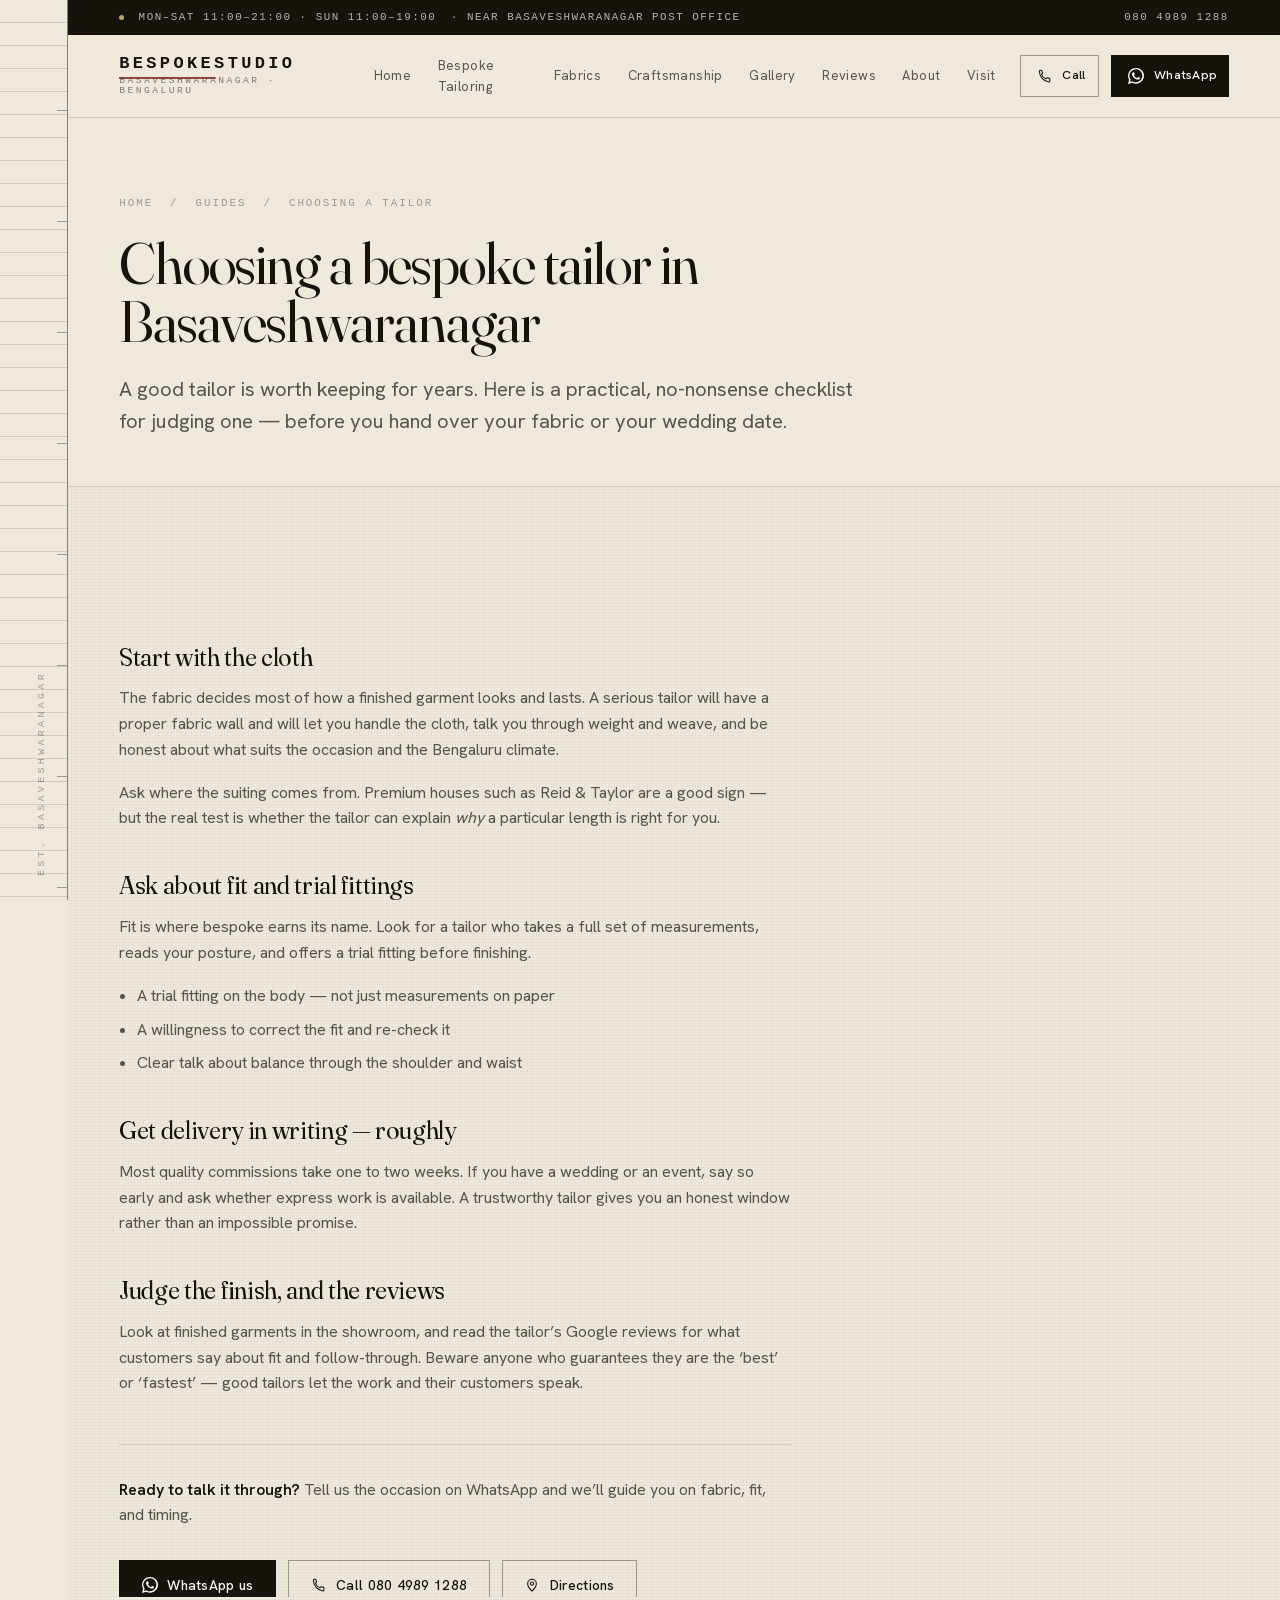
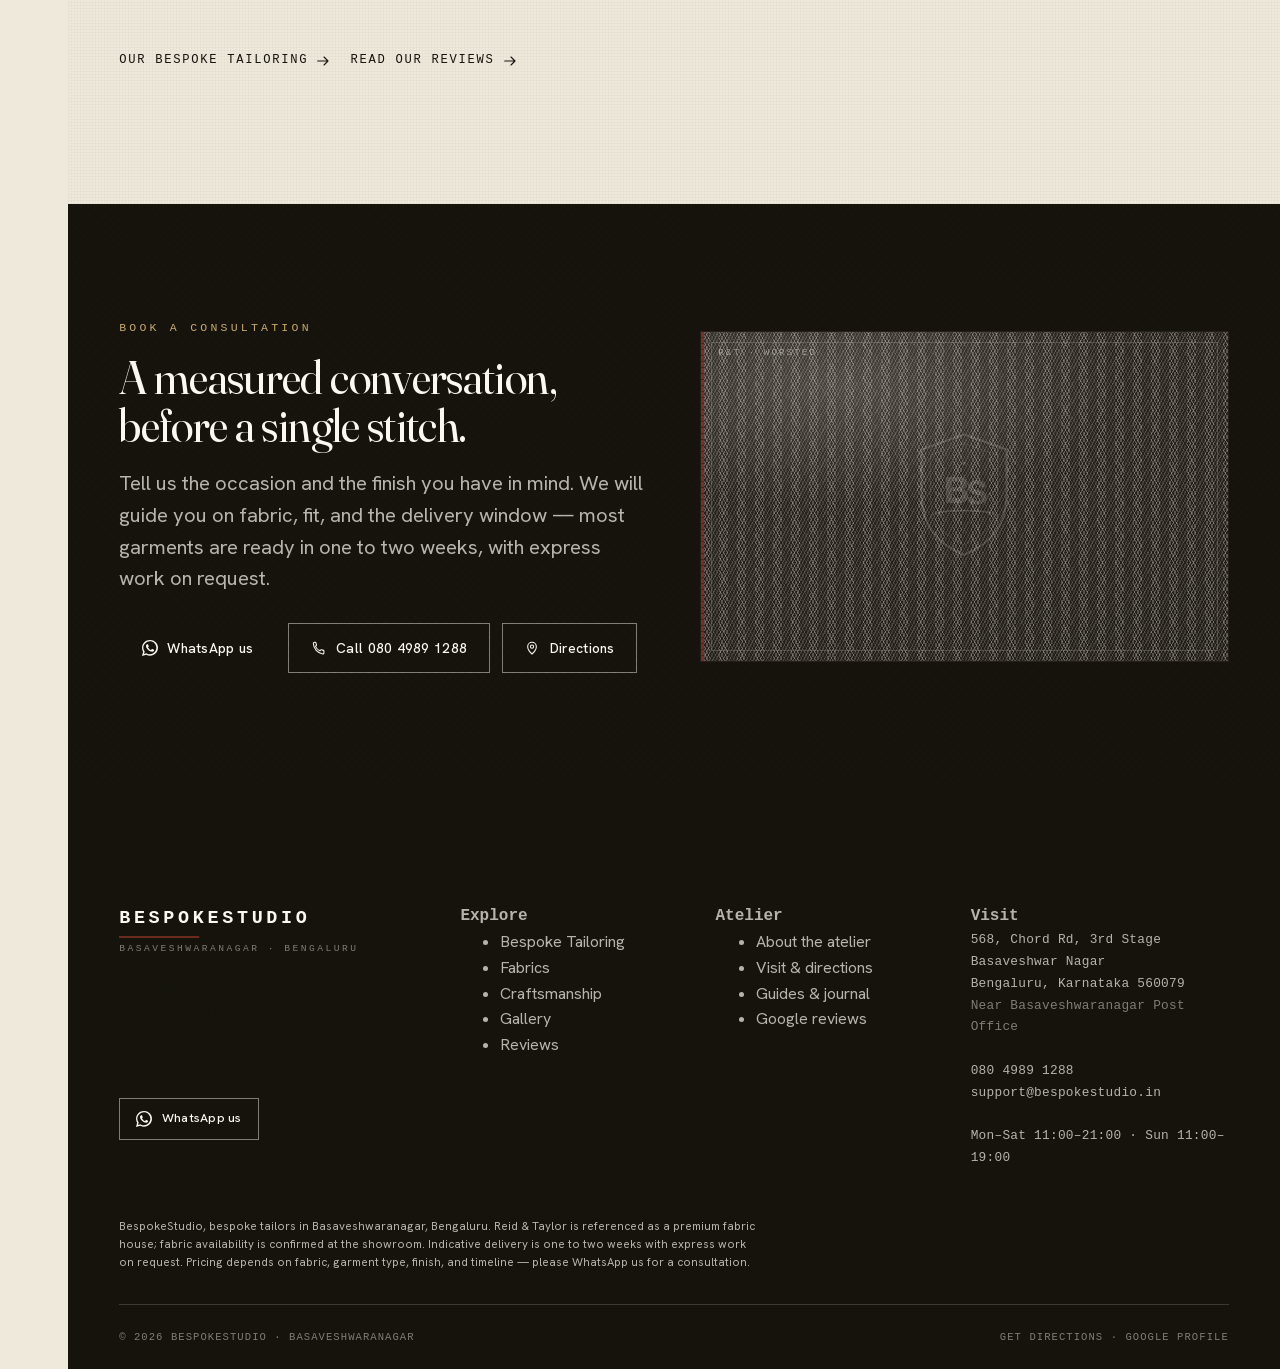
<file: guides/best-bespoke-tailor-basaveshwaranagar.html>
<!doctype html>
<html lang="en">
<head>
<meta charset="utf-8">
<meta name="viewport" content="width=device-width, initial-scale=1">
<script>document.documentElement.classList.add('js')</script>
<title>Choosing a Bespoke Tailor in Basaveshwaranagar — What to Check | BespokeStudio</title>
<meta name="description" content="How to choose a bespoke tailor in Basaveshwaranagar, Bengaluru: what to check on fabric, fit, trial fittings, and delivery before you commit.">
<link rel="canonical" href="https://bespokestudio.co.in/guides/best-bespoke-tailor-basaveshwaranagar">
<meta name="theme-color" content="#17150F">
<meta name="format-detection" content="telephone=no">
<meta property="og:type" content="business.business">
<meta property="og:site_name" content="BespokeStudio">
<meta property="og:title" content="Choosing a Bespoke Tailor in Basaveshwaranagar — What to Check | BespokeStudio">
<meta property="og:description" content="How to choose a bespoke tailor in Basaveshwaranagar, Bengaluru: what to check on fabric, fit, trial fittings, and delivery before you commit.">
<meta property="og:url" content="https://bespokestudio.co.in/guides/best-bespoke-tailor-basaveshwaranagar">
<meta property="og:image" content="https://bespokestudio.co.in/assets/img/og-cover.png">
<meta name="twitter:card" content="summary_large_image">
<link rel="icon" href="../assets/img/favicon.svg" type="image/svg+xml">
<link rel="apple-touch-icon" href="../assets/img/favicon.svg">
<link rel="preconnect" href="https://www.google.com">
<link rel="stylesheet" href="../assets/css/site.css">
<script type="application/ld+json">
{
  "@context": "https://schema.org",
  "@graph": [
    {
      "@type": "ClothingStore",
      "@id": "https://bespokestudio.co.in/#business",
      "name": "BespokeStudio",
      "description": "Bespoke tailoring atelier and premium fabric showroom in Basaveshwaranagar, Bengaluru, working with Reid & Taylor and other fine suiting cloths.",
      "url": "https://bespokestudio.co.in/",
      "telephone": "+91-80-4989-1288",
      "email": "support@bespokestudio.in",
      "priceRange": "$$$",
      "image": "https://bespokestudio.co.in/assets/img/og-cover.png",
      "sameAs": [
        "https://share.google/eGm642nOUGeRKLQ7e"
      ],
      "address": {
        "@type": "PostalAddress",
        "streetAddress": "568, Chord Rd, 3rd Stage, Basaveshwar Nagar",
        "addressLocality": "Bengaluru",
        "addressRegion": "Karnataka",
        "postalCode": "560079",
        "addressCountry": "IN"
      },
      "geo": {
        "@type": "GeoCoordinates",
        "latitude": 12.9942605,
        "longitude": 77.5392937
      },
      "openingHoursSpecification": [
        {
          "@type": "OpeningHoursSpecification",
          "dayOfWeek": [
            "Monday",
            "Tuesday",
            "Wednesday",
            "Thursday",
            "Friday",
            "Saturday"
          ],
          "opens": "11:00",
          "closes": "21:00"
        },
        {
          "@type": "OpeningHoursSpecification",
          "dayOfWeek": "Sunday",
          "opens": "11:00",
          "closes": "19:00"
        }
      ],
      "areaServed": [
        "Basaveshwaranagar",
        "Rajajinagar",
        "Vijayanagar",
        "Malleshwaram",
        "Bengaluru"
      ],
      "hasOfferCatalog": {
        "@type": "OfferCatalog",
        "name": "Bespoke tailoring and premium fabrics",
        "itemListElement": [
          {
            "@type": "Offer",
            "itemOffered": {
              "@type": "Service",
              "name": "Men's bespoke suits"
            }
          },
          {
            "@type": "Offer",
            "itemOffered": {
              "@type": "Service",
              "name": "Custom shirts and trousers"
            }
          },
          {
            "@type": "Offer",
            "itemOffered": {
              "@type": "Service",
              "name": "Sherwani and ethnic wear tailoring"
            }
          },
          {
            "@type": "Offer",
            "itemOffered": {
              "@type": "Service",
              "name": "Women's formal bespoke clothing"
            }
          },
          {
            "@type": "Offer",
            "itemOffered": {
              "@type": "Service",
              "name": "Premium fabric consultation"
            }
          }
        ]
      }
    },
    {
      "@type": "BreadcrumbList",
      "itemListElement": [
        {
          "@type": "ListItem",
          "position": 1,
          "name": "Home",
          "item": "https://bespokestudio.co.in/"
        },
        {
          "@type": "ListItem",
          "position": 2,
          "name": "Guides",
          "item": "https://bespokestudio.co.in/guides"
        },
        {
          "@type": "ListItem",
          "position": 3,
          "name": "Choosing a bespoke tailor in Basaveshwaranagar",
          "item": "https://bespokestudio.co.in/guides/best-bespoke-tailor-basaveshwaranagar"
        }
      ]
    }
  ]
}
</script>
<!-- GA4: set GA4_ID in build.py to enable. Events buffer to dataLayer until then. -->

</head>
<body data-page="guides-best-bespoke-tailor-basaveshwaranagar" data-service="guide">

<div class="spine" aria-hidden="true"><span class="spine__thread"></span><span class="spine__label">Est. Basaveshwaranagar</span></div>

<div class="util">
  <div class="wrap"><div class="util__row">
    <div class="util__hours"><span class="util__dot"></span><span>Mon–Sat 11:00–21:00 · Sun 11:00–19:00</span><span class="hide-s">&middot; Near Basaveshwaranagar Post Office</span></div>
    <div><a href="tel:+918049891288" data-evt="call_click" data-p-position="utilbar">080 4989 1288</a></div>
  </div></div>
</div>

<header class="site-header">
  <div class="wrap"><div class="header__row">
    <a class="brand" href="../index.html" aria-label="BespokeStudio home">
      <span class="brand__mark">BespokeStudio</span>
      <span class="brand__place">Basaveshwaranagar &middot; Bengaluru</span>
    </a>
    <nav class="nav" aria-label="Primary"><a href="../index.html">Home</a><a href="../bespoke-tailoring.html">Bespoke Tailoring</a><a href="../fabrics.html">Fabrics</a><a href="../craftsmanship.html">Craftsmanship</a><a href="../gallery.html">Gallery</a><a href="../reviews.html">Reviews</a><a href="../about.html">About</a><a href="../contact.html">Visit</a></nav>
    <div class="header__cta">
      <a class="btn btn--ghost btn--sm" href="tel:+918049891288" data-evt="call_click" data-p-position="header"><svg class="btn__ic" viewBox="0 0 24 24" fill="none" stroke="currentColor" stroke-width="1.6" stroke-linecap="round" stroke-linejoin="round" aria-hidden="true"><path d="M6.4 3.5c.4 0 .78.28.9.66l.92 3.05a1 1 0 01-.26 1.02L6.7 9.55a13 13 0 006.6 6.6l1.32-1.26a1 1 0 011.02-.26l3.05.92c.38.12.66.5.66.9v3.05a1.5 1.5 0 01-1.62 1.5A16.5 16.5 0 013.6 5.12 1.5 1.5 0 015.1 3.5z"/></svg> Call</a>
      <a class="btn btn--wa btn--sm" href="https://wa.me/919900259407?text=Hello%20BespokeStudio%2C%20I%20would%20like%20to%20enquire%20about%20a%20custom%20suit%20/%20bespoke%20outfit." data-evt="whatsapp_click" data-p-position="header" target="_blank" rel="noopener"><svg class="btn__ic" viewBox="0 0 24 24" fill="currentColor" aria-hidden="true"><path d="M17.5 14.4c-.3-.15-1.77-.87-2.04-.97-.27-.1-.47-.15-.67.15-.2.3-.77.97-.94 1.17-.17.2-.35.22-.65.07-.3-.15-1.26-.46-2.4-1.48-.89-.79-1.49-1.77-1.66-2.07-.17-.3-.02-.46.13-.61.13-.13.3-.35.45-.52.15-.17.2-.3.3-.5.1-.2.05-.37-.02-.52-.07-.15-.67-1.62-.92-2.22-.24-.58-.49-.5-.67-.51l-.57-.01c-.2 0-.52.07-.79.37-.27.3-1.04 1.02-1.04 2.48s1.07 2.88 1.22 3.08c.15.2 2.1 3.2 5.08 4.49.71.31 1.26.49 1.69.63.71.22 1.36.19 1.87.12.57-.09 1.77-.72 2.02-1.42.25-.7.25-1.3.17-1.42-.07-.12-.27-.2-.57-.35z"/><path d="M20.5 3.4A11.9 11.9 0 0012 0C5.4 0 .1 5.3.1 11.9c0 2.1.5 4.1 1.6 5.9L0 24l6.4-1.7c1.7.9 3.6 1.4 5.6 1.4h.01C18.6 23.7 24 18.4 24 11.8c0-3.2-1.2-6.2-3.5-8.4zM12 21.5h-.01a9.6 9.6 0 01-4.9-1.34l-.35-.2-3.7.97.99-3.6-.23-.37A9.55 9.55 0 012 11.9C2 6.4 6.5 1.9 12 1.9c2.6 0 5 1 6.8 2.8a9.5 9.5 0 012.8 6.7c0 5.5-4.5 10-9.6 10z"/></svg> WhatsApp</a>
      <button class="burger" aria-label="Open menu" aria-expanded="false" aria-controls="drawer"><span></span></button>
    </div>
  </div></div>
</header>

<div class="scrim" aria-hidden="true"></div>
<aside class="drawer" id="drawer" aria-label="Menu">
  <button class="drawer__close" aria-label="Close menu">Close &times;</button>
  <span class="eyebrow eyebrow--onink">BespokeStudio</span>
  <a href="../index.html">Home</a><a href="../bespoke-tailoring.html">Bespoke Tailoring</a><a href="../fabrics.html">Fabrics</a><a href="../craftsmanship.html">Craftsmanship</a><a href="../gallery.html">Gallery</a><a href="../reviews.html">Reviews</a><a href="../about.html">About</a><a href="../contact.html">Visit</a>
  <div class="drawer__cta">
    <a class="btn btn--wa btn--block" href="https://wa.me/919900259407?text=Hello%20BespokeStudio%2C%20I%20would%20like%20to%20enquire%20about%20a%20custom%20suit%20/%20bespoke%20outfit." data-evt="whatsapp_click" data-p-position="drawer" target="_blank" rel="noopener"><svg class="btn__ic" viewBox="0 0 24 24" fill="currentColor" aria-hidden="true"><path d="M17.5 14.4c-.3-.15-1.77-.87-2.04-.97-.27-.1-.47-.15-.67.15-.2.3-.77.97-.94 1.17-.17.2-.35.22-.65.07-.3-.15-1.26-.46-2.4-1.48-.89-.79-1.49-1.77-1.66-2.07-.17-.3-.02-.46.13-.61.13-.13.3-.35.45-.52.15-.17.2-.3.3-.5.1-.2.05-.37-.02-.52-.07-.15-.67-1.62-.92-2.22-.24-.58-.49-.5-.67-.51l-.57-.01c-.2 0-.52.07-.79.37-.27.3-1.04 1.02-1.04 2.48s1.07 2.88 1.22 3.08c.15.2 2.1 3.2 5.08 4.49.71.31 1.26.49 1.69.63.71.22 1.36.19 1.87.12.57-.09 1.77-.72 2.02-1.42.25-.7.25-1.3.17-1.42-.07-.12-.27-.2-.57-.35z"/><path d="M20.5 3.4A11.9 11.9 0 0012 0C5.4 0 .1 5.3.1 11.9c0 2.1.5 4.1 1.6 5.9L0 24l6.4-1.7c1.7.9 3.6 1.4 5.6 1.4h.01C18.6 23.7 24 18.4 24 11.8c0-3.2-1.2-6.2-3.5-8.4zM12 21.5h-.01a9.6 9.6 0 01-4.9-1.34l-.35-.2-3.7.97.99-3.6-.23-.37A9.55 9.55 0 012 11.9C2 6.4 6.5 1.9 12 1.9c2.6 0 5 1 6.8 2.8a9.5 9.5 0 012.8 6.7c0 5.5-4.5 10-9.6 10z"/></svg> WhatsApp us</a>
    <a class="btn btn--onink btn--block" href="tel:+918049891288" data-evt="call_click" data-p-position="drawer"><svg class="btn__ic" viewBox="0 0 24 24" fill="none" stroke="currentColor" stroke-width="1.6" stroke-linecap="round" stroke-linejoin="round" aria-hidden="true"><path d="M6.4 3.5c.4 0 .78.28.9.66l.92 3.05a1 1 0 01-.26 1.02L6.7 9.55a13 13 0 006.6 6.6l1.32-1.26a1 1 0 011.02-.26l3.05.92c.38.12.66.5.66.9v3.05a1.5 1.5 0 01-1.62 1.5A16.5 16.5 0 013.6 5.12 1.5 1.5 0 015.1 3.5z"/></svg> Call 080 4989 1288</a>
  </div>
</aside>
<main id="main">

<section class="phero">
  <div class="wrap">
    <nav class="phero__crumb" aria-label="Breadcrumb"><a href="../index.html">Home</a> &nbsp;/&nbsp; Guides &nbsp;/&nbsp; Choosing a tailor</nav>
    <h1 class="reveal">Choosing a bespoke tailor in Basaveshwaranagar</h1>
    <p class="lede reveal">A good tailor is worth keeping for years. Here is a practical, no-nonsense checklist for judging one — before you hand over your fabric or your wedding date.</p>
  </div>
</section>
<section class="section section--paper">
  <div class="wrap">
    <article class="prose reveal"><h2>Start with the cloth</h2><p>The fabric decides most of how a finished garment looks and lasts. A serious tailor will have a proper fabric wall and will let you handle the cloth, talk you through weight and weave, and be honest about what suits the occasion and the Bengaluru climate.</p><p>Ask where the suiting comes from. Premium houses such as Reid &amp; Taylor are a good sign — but the real test is whether the tailor can explain <em>why</em> a particular length is right for you.</p><h2>Ask about fit and trial fittings</h2><p>Fit is where bespoke earns its name. Look for a tailor who takes a full set of measurements, reads your posture, and offers a trial fitting before finishing.</p><ul><li>A trial fitting on the body — not just measurements on paper</li><li>A willingness to correct the fit and re-check it</li><li>Clear talk about balance through the shoulder and waist</li></ul><h2>Get delivery in writing — roughly</h2><p>Most quality commissions take one to two weeks. If you have a wedding or an event, say so early and ask whether express work is available. A trustworthy tailor gives you an honest window rather than an impossible promise.</p><h2>Judge the finish, and the reviews</h2><p>Look at finished garments in the showroom, and read the tailor&rsquo;s Google reviews for what customers say about fit and follow-through. Beware anyone who guarantees they are the &lsquo;best&rsquo; or &lsquo;fastest&rsquo; — good tailors let the work and their customers speak.</p>
      <hr class="rule mt-3">
      <p class="mt-2"><strong>Ready to talk it through?</strong> Tell us the occasion on WhatsApp and we&rsquo;ll guide you on fabric, fit, and timing.</p>
      <div class="cta-row mt-2"><div class="cta-row"><a class="btn btn--wa" href="https://wa.me/919900259407?text=Hello%20BespokeStudio%2C%20I%20read%20your%20guide%20and%20would%20like%20a%20consultation." data-evt="whatsapp_click" data-p-position="section" target="_blank" rel="noopener"><svg class="btn__ic" viewBox="0 0 24 24" fill="currentColor" aria-hidden="true"><path d="M17.5 14.4c-.3-.15-1.77-.87-2.04-.97-.27-.1-.47-.15-.67.15-.2.3-.77.97-.94 1.17-.17.2-.35.22-.65.07-.3-.15-1.26-.46-2.4-1.48-.89-.79-1.49-1.77-1.66-2.07-.17-.3-.02-.46.13-.61.13-.13.3-.35.45-.52.15-.17.2-.3.3-.5.1-.2.05-.37-.02-.52-.07-.15-.67-1.62-.92-2.22-.24-.58-.49-.5-.67-.51l-.57-.01c-.2 0-.52.07-.79.37-.27.3-1.04 1.02-1.04 2.48s1.07 2.88 1.22 3.08c.15.2 2.1 3.2 5.08 4.49.71.31 1.26.49 1.69.63.71.22 1.36.19 1.87.12.57-.09 1.77-.72 2.02-1.42.25-.7.25-1.3.17-1.42-.07-.12-.27-.2-.57-.35z"/><path d="M20.5 3.4A11.9 11.9 0 0012 0C5.4 0 .1 5.3.1 11.9c0 2.1.5 4.1 1.6 5.9L0 24l6.4-1.7c1.7.9 3.6 1.4 5.6 1.4h.01C18.6 23.7 24 18.4 24 11.8c0-3.2-1.2-6.2-3.5-8.4zM12 21.5h-.01a9.6 9.6 0 01-4.9-1.34l-.35-.2-3.7.97.99-3.6-.23-.37A9.55 9.55 0 012 11.9C2 6.4 6.5 1.9 12 1.9c2.6 0 5 1 6.8 2.8a9.5 9.5 0 012.8 6.7c0 5.5-4.5 10-9.6 10z"/></svg> WhatsApp us</a><a class="btn btn--ghost" href="tel:+918049891288" data-evt="call_click" data-p-position="section"><svg class="btn__ic" viewBox="0 0 24 24" fill="none" stroke="currentColor" stroke-width="1.6" stroke-linecap="round" stroke-linejoin="round" aria-hidden="true"><path d="M6.4 3.5c.4 0 .78.28.9.66l.92 3.05a1 1 0 01-.26 1.02L6.7 9.55a13 13 0 006.6 6.6l1.32-1.26a1 1 0 011.02-.26l3.05.92c.38.12.66.5.66.9v3.05a1.5 1.5 0 01-1.62 1.5A16.5 16.5 0 013.6 5.12 1.5 1.5 0 015.1 3.5z"/></svg> Call 080 4989 1288</a><a class="btn btn--ghost" href="https://www.google.com/maps/dir/?api=1&destination=12.9942605%2C77.5392937" data-evt="direction_click" data-p-position="section" target="_blank" rel="noopener"><svg class="btn__ic" viewBox="0 0 24 24" fill="none" stroke="currentColor" stroke-width="1.6" stroke-linecap="round" stroke-linejoin="round" aria-hidden="true"><path d="M12 21s6.5-5.8 6.5-11a6.5 6.5 0 10-13 0C5.5 15.2 12 21 12 21z"/><circle cx="12" cy="10" r="2.4"/></svg> Directions</a></div></div>
      <p class="mt-3"><a class="tlink" style="margin-right:1.2rem" href="../bespoke-tailoring.html">Our bespoke tailoring <svg class="btn__ic" viewBox="0 0 24 24" fill="none" stroke="currentColor" stroke-width="1.6" stroke-linecap="round" stroke-linejoin="round" aria-hidden="true"><path d="M4 12h15M13.5 6l6 6-6 6"/></svg></a><a class="tlink" style="margin-right:1.2rem" href="../reviews.html">Read our reviews <svg class="btn__ic" viewBox="0 0 24 24" fill="none" stroke="currentColor" stroke-width="1.6" stroke-linecap="round" stroke-linejoin="round" aria-hidden="true"><path d="M4 12h15M13.5 6l6 6-6 6"/></svg></a></p>
    </article>
  </div>
</section>
<section class="section section--ink weave">
  <div class="wrap">
    <div class="split">
      <div class="split__body reveal">
        <span class="eyebrow eyebrow--onink">Book a consultation</span>
        <h2 class="section-title">A measured conversation, before a single stitch.</h2>
        <p class="lede">Tell us the occasion and the finish you have in mind. We will guide you on fabric, fit, and the delivery window — most garments are ready in one to two weeks, with express work on request.</p>
        <div class="cta-row"><a class="btn btn--wa" href="https://wa.me/919900259407?text=Hello%20BespokeStudio%2C%20I%20would%20like%20to%20book%20a%20wardrobe%20consultation." data-evt="whatsapp_click" data-p-position="section" target="_blank" rel="noopener"><svg class="btn__ic" viewBox="0 0 24 24" fill="currentColor" aria-hidden="true"><path d="M17.5 14.4c-.3-.15-1.77-.87-2.04-.97-.27-.1-.47-.15-.67.15-.2.3-.77.97-.94 1.17-.17.2-.35.22-.65.07-.3-.15-1.26-.46-2.4-1.48-.89-.79-1.49-1.77-1.66-2.07-.17-.3-.02-.46.13-.61.13-.13.3-.35.45-.52.15-.17.2-.3.3-.5.1-.2.05-.37-.02-.52-.07-.15-.67-1.62-.92-2.22-.24-.58-.49-.5-.67-.51l-.57-.01c-.2 0-.52.07-.79.37-.27.3-1.04 1.02-1.04 2.48s1.07 2.88 1.22 3.08c.15.2 2.1 3.2 5.08 4.49.71.31 1.26.49 1.69.63.71.22 1.36.19 1.87.12.57-.09 1.77-.72 2.02-1.42.25-.7.25-1.3.17-1.42-.07-.12-.27-.2-.57-.35z"/><path d="M20.5 3.4A11.9 11.9 0 0012 0C5.4 0 .1 5.3.1 11.9c0 2.1.5 4.1 1.6 5.9L0 24l6.4-1.7c1.7.9 3.6 1.4 5.6 1.4h.01C18.6 23.7 24 18.4 24 11.8c0-3.2-1.2-6.2-3.5-8.4zM12 21.5h-.01a9.6 9.6 0 01-4.9-1.34l-.35-.2-3.7.97.99-3.6-.23-.37A9.55 9.55 0 012 11.9C2 6.4 6.5 1.9 12 1.9c2.6 0 5 1 6.8 2.8a9.5 9.5 0 012.8 6.7c0 5.5-4.5 10-9.6 10z"/></svg> WhatsApp us</a><a class="btn btn--onink" href="tel:+918049891288" data-evt="call_click" data-p-position="section"><svg class="btn__ic" viewBox="0 0 24 24" fill="none" stroke="currentColor" stroke-width="1.6" stroke-linecap="round" stroke-linejoin="round" aria-hidden="true"><path d="M6.4 3.5c.4 0 .78.28.9.66l.92 3.05a1 1 0 01-.26 1.02L6.7 9.55a13 13 0 006.6 6.6l1.32-1.26a1 1 0 011.02-.26l3.05.92c.38.12.66.5.66.9v3.05a1.5 1.5 0 01-1.62 1.5A16.5 16.5 0 013.6 5.12 1.5 1.5 0 015.1 3.5z"/></svg> Call 080 4989 1288</a><a class="btn btn--onink" href="https://www.google.com/maps/dir/?api=1&destination=12.9942605%2C77.5392937" data-evt="direction_click" data-p-position="section" target="_blank" rel="noopener"><svg class="btn__ic" viewBox="0 0 24 24" fill="none" stroke="currentColor" stroke-width="1.6" stroke-linecap="round" stroke-linejoin="round" aria-hidden="true"><path d="M12 21s6.5-5.8 6.5-11a6.5 6.5 0 10-13 0C5.5 15.2 12 21 12 21z"/><circle cx="12" cy="10" r="2.4"/></svg> Directions</a></div>
      </div>
      <div class="split__media reveal">
        <figure class="swatch swatch--worsted" style="--ratio:16 / 10" role="img" aria-label="Consultation table — fabric bunch &amp; measure card"><span class="swatch__weave" aria-hidden="true"></span><span class="swatch__edge" aria-hidden="true"></span><svg class="crest swatch__crest" aria-hidden="true" viewBox="0 0 100 118" role="img" aria-labelledby="crestT" xmlns="http://www.w3.org/2000/svg" fill="none"><title id="crestT">BespokeStudio</title><path d="M50 4 88 17.5v40.5c0 30-18.5 45.5-38 53.5C30.5 103.5 12 88 12 58V17.5L50 4Z" stroke="currentColor" stroke-width="2" stroke-linejoin="round"/><path d="M50 12 80 22.5v35.5c0 25-14.5 38-30 44.5C34.5 96 20 83 20 58V22.5L50 12Z" stroke="currentColor" stroke-width="1" stroke-linejoin="round" opacity=".5"/><g fill="currentColor"><path d="M34 42h11.4c4.4 0 7.3 2.2 7.3 5.9 0 2.6-1.6 4.4-3.9 5.1 2.9.5 4.9 2.6 4.9 5.7 0 4.1-3.1 6.6-8 6.6H34V42Zm10.4 9.4c2 0 3.2-1.1 3.2-2.8 0-1.7-1.2-2.6-3.3-2.6h-5.2v5.4h5.3Zm.5 9.3c2.2 0 3.5-1.1 3.5-3 0-1.9-1.4-2.9-3.6-2.9h-5.7v5.9h5.8Z"/><path d="M56.7 59.6c.2 2.4 2.1 3.9 5 3.9 2.5 0 4.1-1.1 4.1-2.8 0-1.5-1-2.2-3.8-2.8l-2.5-.6c-4.1-.9-6-2.9-6-6 0-3.9 3.2-6.4 7.9-6.4 4.9 0 7.8 2.4 8 6.4h-4.7c-.2-2-1.5-3-3.4-3-1.9 0-3.2.9-3.2 2.4 0 1.3 1 2 3.4 2.6l2.6.6c4.3.9 6.2 2.7 6.2 6 0 4.1-3.3 6.7-8.7 6.7-5.3 0-8.6-2.5-8.8-6.6l3.9-.4Z"/></g><path d="M27 74c9-2.6 37-2.6 46 0" stroke="currentColor" stroke-width="1.6" stroke-linecap="round"/><path d="M24.4 74c-2.4.7-4 2.4-4.4 4.7M75.6 74c2.4.7 4 2.4 4.4 4.7" stroke="currentColor" stroke-width="1.4" stroke-linecap="round" opacity=".7"/><circle cx="50" cy="30" r="1.6" fill="currentColor"/></svg><span class="swatch__tag">R&amp;T · WORSTED</span></figure>
      </div>
    </div>
  </div>
</section>
</main>

<footer class="site-footer">
  <div class="wrap">
    <div class="footer__grid">
      <div class="footer__brand">
        <span class="brand__mark">BespokeStudio</span>
        <span class="brand__place">Basaveshwaranagar &middot; Bengaluru</span>
        <p>A private atelier for bespoke tailoring and premium fabrics — custom suits, shirts, sherwani and ethnic wear, women&rsquo;s formal clothing, and Reid &amp; Taylor suiting.</p>
        <div class="cta-row mt-2">
          <a class="btn btn--onink btn--sm" href="https://wa.me/919900259407?text=Hello%20BespokeStudio%2C%20I%20would%20like%20to%20enquire%20about%20a%20custom%20suit%20/%20bespoke%20outfit." data-evt="whatsapp_click" data-p-position="footer" target="_blank" rel="noopener"><svg class="btn__ic" viewBox="0 0 24 24" fill="currentColor" aria-hidden="true"><path d="M17.5 14.4c-.3-.15-1.77-.87-2.04-.97-.27-.1-.47-.15-.67.15-.2.3-.77.97-.94 1.17-.17.2-.35.22-.65.07-.3-.15-1.26-.46-2.4-1.48-.89-.79-1.49-1.77-1.66-2.07-.17-.3-.02-.46.13-.61.13-.13.3-.35.45-.52.15-.17.2-.3.3-.5.1-.2.05-.37-.02-.52-.07-.15-.67-1.62-.92-2.22-.24-.58-.49-.5-.67-.51l-.57-.01c-.2 0-.52.07-.79.37-.27.3-1.04 1.02-1.04 2.48s1.07 2.88 1.22 3.08c.15.2 2.1 3.2 5.08 4.49.71.31 1.26.49 1.69.63.71.22 1.36.19 1.87.12.57-.09 1.77-.72 2.02-1.42.25-.7.25-1.3.17-1.42-.07-.12-.27-.2-.57-.35z"/><path d="M20.5 3.4A11.9 11.9 0 0012 0C5.4 0 .1 5.3.1 11.9c0 2.1.5 4.1 1.6 5.9L0 24l6.4-1.7c1.7.9 3.6 1.4 5.6 1.4h.01C18.6 23.7 24 18.4 24 11.8c0-3.2-1.2-6.2-3.5-8.4zM12 21.5h-.01a9.6 9.6 0 01-4.9-1.34l-.35-.2-3.7.97.99-3.6-.23-.37A9.55 9.55 0 012 11.9C2 6.4 6.5 1.9 12 1.9c2.6 0 5 1 6.8 2.8a9.5 9.5 0 012.8 6.7c0 5.5-4.5 10-9.6 10z"/></svg> WhatsApp us</a>
        </div>
      </div>
      <div class="footer__col"><h4>Explore</h4><ul><li><a href="../bespoke-tailoring.html">Bespoke Tailoring</a></li><li><a href="../fabrics.html">Fabrics</a></li><li><a href="../craftsmanship.html">Craftsmanship</a></li><li><a href="../gallery.html">Gallery</a></li><li><a href="../reviews.html">Reviews</a></li></ul></div>
      <div class="footer__col"><h4>Atelier</h4><ul><li><a href="../about.html">About the atelier</a></li><li><a href="../contact.html">Visit &amp; directions</a></li><li><a href="../guides.html">Guides &amp; journal</a></li><li><a href="../reviews.html">Google reviews</a></li></ul></div>
      <div class="footer__col">
        <h4>Visit</h4>
        <address class="footer__data" style="font-style:normal">
          568, Chord Rd, 3rd Stage<br>Basaveshwar Nagar<br>Bengaluru, Karnataka 560079<br>
          <span style="color:var(--chalk-46)">Near Basaveshwaranagar Post Office</span><br><br>
          <a href="tel:+918049891288" data-evt="call_click" data-p-position="footer">080 4989 1288</a><br>
          <a href="mailto:support@bespokestudio.in" data-evt="email_click" data-p-position="footer">support@bespokestudio.in</a><br><br>
          Mon–Sat 11:00–21:00 · Sun 11:00–19:00
        </address>
      </div>
    </div>
    <p class="footer__note">BespokeStudio, bespoke tailors in Basaveshwaranagar, Bengaluru. Reid &amp; Taylor is referenced as a premium fabric house; fabric availability is confirmed at the showroom. Indicative delivery is one to two weeks with express work on request. Pricing depends on fabric, garment type, finish, and timeline — please WhatsApp us for a consultation.</p>
    <div class="footer__bar">
      <span>&copy; <span data-year>2026</span> BespokeStudio &middot; Basaveshwaranagar</span>
      <span><a href="https://www.google.com/maps/dir/?api=1&destination=12.9942605%2C77.5392937" data-evt="direction_click" data-p-position="footer" target="_blank" rel="noopener">Get directions</a> &middot; <a href="https://share.google/eGm642nOUGeRKLQ7e" target="_blank" rel="noopener">Google profile</a></span>
    </div>
  </div>
</footer>
<script src="../assets/js/site.js" defer></script>

<nav class="dock" aria-label="Quick contact">
  <a class="dock--wa" href="https://wa.me/919900259407?text=Hello%20BespokeStudio%2C%20I%20would%20like%20to%20enquire%20about%20a%20custom%20suit%20/%20bespoke%20outfit." data-evt="whatsapp_click" data-p-position="dock" target="_blank" rel="noopener"><svg class="btn__ic" viewBox="0 0 24 24" fill="currentColor" aria-hidden="true"><path d="M17.5 14.4c-.3-.15-1.77-.87-2.04-.97-.27-.1-.47-.15-.67.15-.2.3-.77.97-.94 1.17-.17.2-.35.22-.65.07-.3-.15-1.26-.46-2.4-1.48-.89-.79-1.49-1.77-1.66-2.07-.17-.3-.02-.46.13-.61.13-.13.3-.35.45-.52.15-.17.2-.3.3-.5.1-.2.05-.37-.02-.52-.07-.15-.67-1.62-.92-2.22-.24-.58-.49-.5-.67-.51l-.57-.01c-.2 0-.52.07-.79.37-.27.3-1.04 1.02-1.04 2.48s1.07 2.88 1.22 3.08c.15.2 2.1 3.2 5.08 4.49.71.31 1.26.49 1.69.63.71.22 1.36.19 1.87.12.57-.09 1.77-.72 2.02-1.42.25-.7.25-1.3.17-1.42-.07-.12-.27-.2-.57-.35z"/><path d="M20.5 3.4A11.9 11.9 0 0012 0C5.4 0 .1 5.3.1 11.9c0 2.1.5 4.1 1.6 5.9L0 24l6.4-1.7c1.7.9 3.6 1.4 5.6 1.4h.01C18.6 23.7 24 18.4 24 11.8c0-3.2-1.2-6.2-3.5-8.4zM12 21.5h-.01a9.6 9.6 0 01-4.9-1.34l-.35-.2-3.7.97.99-3.6-.23-.37A9.55 9.55 0 012 11.9C2 6.4 6.5 1.9 12 1.9c2.6 0 5 1 6.8 2.8a9.5 9.5 0 012.8 6.7c0 5.5-4.5 10-9.6 10z"/></svg> WhatsApp</a>
  <a href="tel:+918049891288" data-evt="call_click" data-p-position="dock"><svg class="btn__ic" viewBox="0 0 24 24" fill="none" stroke="currentColor" stroke-width="1.6" stroke-linecap="round" stroke-linejoin="round" aria-hidden="true"><path d="M6.4 3.5c.4 0 .78.28.9.66l.92 3.05a1 1 0 01-.26 1.02L6.7 9.55a13 13 0 006.6 6.6l1.32-1.26a1 1 0 011.02-.26l3.05.92c.38.12.66.5.66.9v3.05a1.5 1.5 0 01-1.62 1.5A16.5 16.5 0 013.6 5.12 1.5 1.5 0 015.1 3.5z"/></svg> Call</a>
  <a href="https://www.google.com/maps/dir/?api=1&destination=12.9942605%2C77.5392937" data-evt="direction_click" data-p-position="dock" target="_blank" rel="noopener"><svg class="btn__ic" viewBox="0 0 24 24" fill="none" stroke="currentColor" stroke-width="1.6" stroke-linecap="round" stroke-linejoin="round" aria-hidden="true"><path d="M12 21s6.5-5.8 6.5-11a6.5 6.5 0 10-13 0C5.5 15.2 12 21 12 21z"/><circle cx="12" cy="10" r="2.4"/></svg> Directions</a>
</nav>
</body>
</html>
</file>
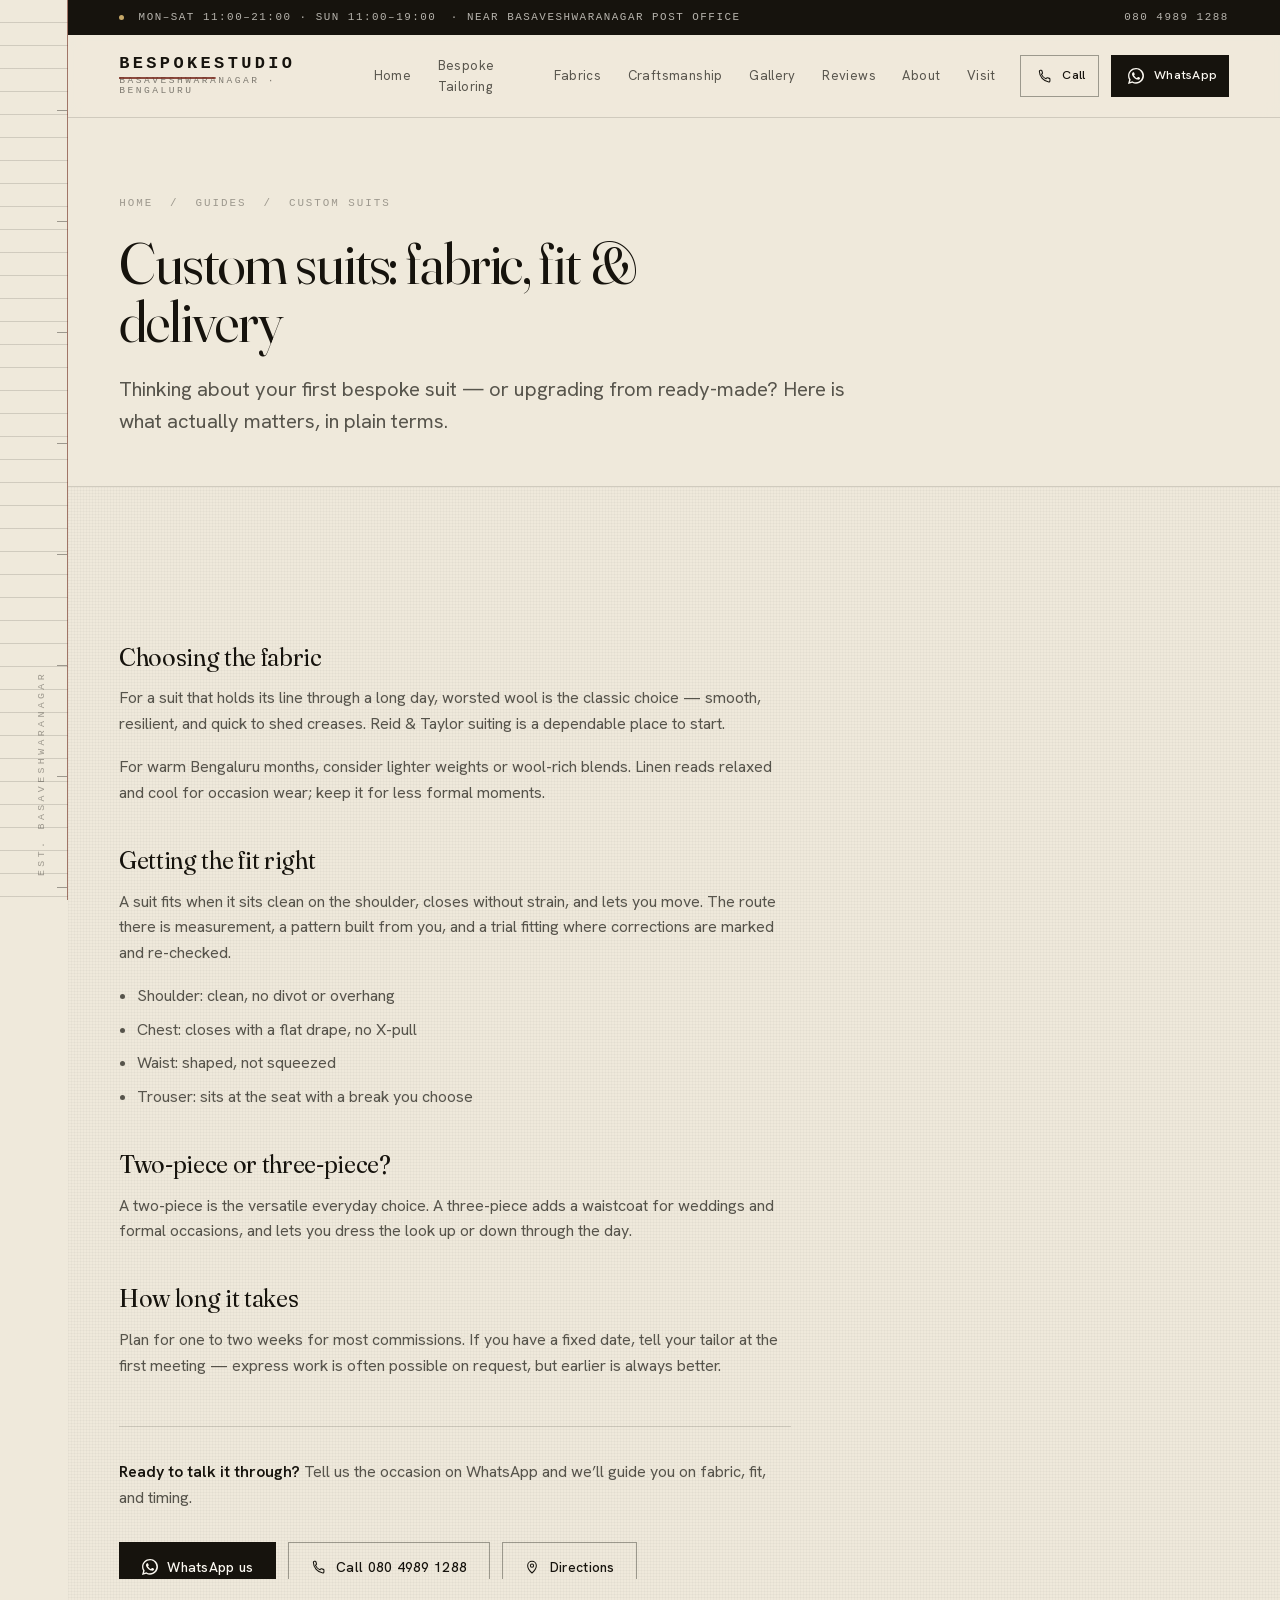
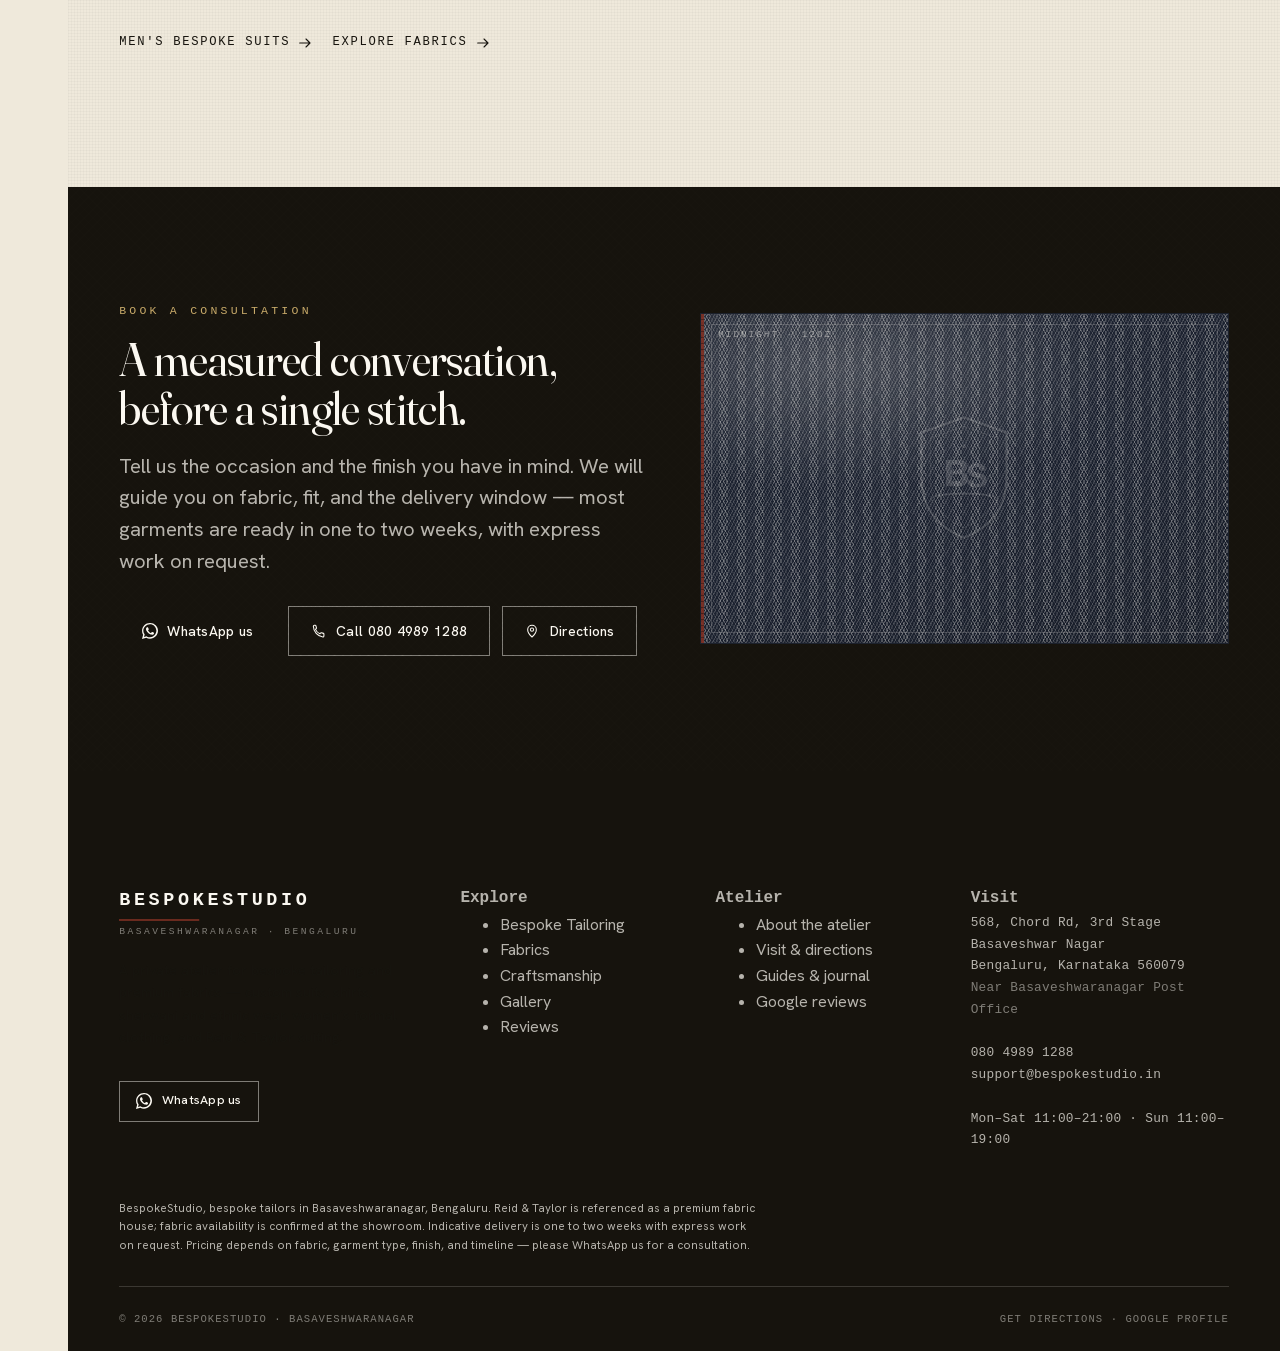
<file: guides/custom-suits-fabric-fit-delivery.html>
<!doctype html>
<html lang="en">
<head>
<meta charset="utf-8">
<meta name="viewport" content="width=device-width, initial-scale=1">
<script>document.documentElement.classList.add('js')</script>
<title>Custom Suits in Basaveshwaranagar — Fabric, Fit &amp; Delivery Guide | BespokeStudio</title>
<meta name="description" content="A plain guide to commissioning a custom suit in Basaveshwaranagar, Bengaluru — choosing fabric, getting the fit right, and how long delivery takes.">
<link rel="canonical" href="https://bespokestudio.co.in/guides/custom-suits-fabric-fit-delivery">
<meta name="theme-color" content="#17150F">
<meta name="format-detection" content="telephone=no">
<meta property="og:type" content="business.business">
<meta property="og:site_name" content="BespokeStudio">
<meta property="og:title" content="Custom Suits in Basaveshwaranagar — Fabric, Fit &amp; Delivery Guide | BespokeStudio">
<meta property="og:description" content="A plain guide to commissioning a custom suit in Basaveshwaranagar, Bengaluru — choosing fabric, getting the fit right, and how long delivery takes.">
<meta property="og:url" content="https://bespokestudio.co.in/guides/custom-suits-fabric-fit-delivery">
<meta property="og:image" content="https://bespokestudio.co.in/assets/img/og-cover.png">
<meta name="twitter:card" content="summary_large_image">
<link rel="icon" href="../assets/img/favicon.svg" type="image/svg+xml">
<link rel="apple-touch-icon" href="../assets/img/favicon.svg">
<link rel="preconnect" href="https://www.google.com">
<link rel="stylesheet" href="../assets/css/site.css">
<script type="application/ld+json">
{
  "@context": "https://schema.org",
  "@graph": [
    {
      "@type": "ClothingStore",
      "@id": "https://bespokestudio.co.in/#business",
      "name": "BespokeStudio",
      "description": "Bespoke tailoring atelier and premium fabric showroom in Basaveshwaranagar, Bengaluru, working with Reid & Taylor and other fine suiting cloths.",
      "url": "https://bespokestudio.co.in/",
      "telephone": "+91-80-4989-1288",
      "email": "support@bespokestudio.in",
      "priceRange": "$$$",
      "image": "https://bespokestudio.co.in/assets/img/og-cover.png",
      "sameAs": [
        "https://share.google/eGm642nOUGeRKLQ7e"
      ],
      "address": {
        "@type": "PostalAddress",
        "streetAddress": "568, Chord Rd, 3rd Stage, Basaveshwar Nagar",
        "addressLocality": "Bengaluru",
        "addressRegion": "Karnataka",
        "postalCode": "560079",
        "addressCountry": "IN"
      },
      "geo": {
        "@type": "GeoCoordinates",
        "latitude": 12.9942605,
        "longitude": 77.5392937
      },
      "openingHoursSpecification": [
        {
          "@type": "OpeningHoursSpecification",
          "dayOfWeek": [
            "Monday",
            "Tuesday",
            "Wednesday",
            "Thursday",
            "Friday",
            "Saturday"
          ],
          "opens": "11:00",
          "closes": "21:00"
        },
        {
          "@type": "OpeningHoursSpecification",
          "dayOfWeek": "Sunday",
          "opens": "11:00",
          "closes": "19:00"
        }
      ],
      "areaServed": [
        "Basaveshwaranagar",
        "Rajajinagar",
        "Vijayanagar",
        "Malleshwaram",
        "Bengaluru"
      ],
      "hasOfferCatalog": {
        "@type": "OfferCatalog",
        "name": "Bespoke tailoring and premium fabrics",
        "itemListElement": [
          {
            "@type": "Offer",
            "itemOffered": {
              "@type": "Service",
              "name": "Men's bespoke suits"
            }
          },
          {
            "@type": "Offer",
            "itemOffered": {
              "@type": "Service",
              "name": "Custom shirts and trousers"
            }
          },
          {
            "@type": "Offer",
            "itemOffered": {
              "@type": "Service",
              "name": "Sherwani and ethnic wear tailoring"
            }
          },
          {
            "@type": "Offer",
            "itemOffered": {
              "@type": "Service",
              "name": "Women's formal bespoke clothing"
            }
          },
          {
            "@type": "Offer",
            "itemOffered": {
              "@type": "Service",
              "name": "Premium fabric consultation"
            }
          }
        ]
      }
    },
    {
      "@type": "BreadcrumbList",
      "itemListElement": [
        {
          "@type": "ListItem",
          "position": 1,
          "name": "Home",
          "item": "https://bespokestudio.co.in/"
        },
        {
          "@type": "ListItem",
          "position": 2,
          "name": "Guides",
          "item": "https://bespokestudio.co.in/guides"
        },
        {
          "@type": "ListItem",
          "position": 3,
          "name": "Custom suits: fabric, fit & delivery",
          "item": "https://bespokestudio.co.in/guides/custom-suits-fabric-fit-delivery"
        }
      ]
    }
  ]
}
</script>
<!-- GA4: set GA4_ID in build.py to enable. Events buffer to dataLayer until then. -->

</head>
<body data-page="guides-custom-suits-fabric-fit-delivery" data-service="guide">

<div class="spine" aria-hidden="true"><span class="spine__thread"></span><span class="spine__label">Est. Basaveshwaranagar</span></div>

<div class="util">
  <div class="wrap"><div class="util__row">
    <div class="util__hours"><span class="util__dot"></span><span>Mon–Sat 11:00–21:00 · Sun 11:00–19:00</span><span class="hide-s">&middot; Near Basaveshwaranagar Post Office</span></div>
    <div><a href="tel:+918049891288" data-evt="call_click" data-p-position="utilbar">080 4989 1288</a></div>
  </div></div>
</div>

<header class="site-header">
  <div class="wrap"><div class="header__row">
    <a class="brand" href="../index.html" aria-label="BespokeStudio home">
      <span class="brand__mark">BespokeStudio</span>
      <span class="brand__place">Basaveshwaranagar &middot; Bengaluru</span>
    </a>
    <nav class="nav" aria-label="Primary"><a href="../index.html">Home</a><a href="../bespoke-tailoring.html">Bespoke Tailoring</a><a href="../fabrics.html">Fabrics</a><a href="../craftsmanship.html">Craftsmanship</a><a href="../gallery.html">Gallery</a><a href="../reviews.html">Reviews</a><a href="../about.html">About</a><a href="../contact.html">Visit</a></nav>
    <div class="header__cta">
      <a class="btn btn--ghost btn--sm" href="tel:+918049891288" data-evt="call_click" data-p-position="header"><svg class="btn__ic" viewBox="0 0 24 24" fill="none" stroke="currentColor" stroke-width="1.6" stroke-linecap="round" stroke-linejoin="round" aria-hidden="true"><path d="M6.4 3.5c.4 0 .78.28.9.66l.92 3.05a1 1 0 01-.26 1.02L6.7 9.55a13 13 0 006.6 6.6l1.32-1.26a1 1 0 011.02-.26l3.05.92c.38.12.66.5.66.9v3.05a1.5 1.5 0 01-1.62 1.5A16.5 16.5 0 013.6 5.12 1.5 1.5 0 015.1 3.5z"/></svg> Call</a>
      <a class="btn btn--wa btn--sm" href="https://wa.me/919900259407?text=Hello%20BespokeStudio%2C%20I%20would%20like%20to%20enquire%20about%20a%20custom%20suit%20/%20bespoke%20outfit." data-evt="whatsapp_click" data-p-position="header" target="_blank" rel="noopener"><svg class="btn__ic" viewBox="0 0 24 24" fill="currentColor" aria-hidden="true"><path d="M17.5 14.4c-.3-.15-1.77-.87-2.04-.97-.27-.1-.47-.15-.67.15-.2.3-.77.97-.94 1.17-.17.2-.35.22-.65.07-.3-.15-1.26-.46-2.4-1.48-.89-.79-1.49-1.77-1.66-2.07-.17-.3-.02-.46.13-.61.13-.13.3-.35.45-.52.15-.17.2-.3.3-.5.1-.2.05-.37-.02-.52-.07-.15-.67-1.62-.92-2.22-.24-.58-.49-.5-.67-.51l-.57-.01c-.2 0-.52.07-.79.37-.27.3-1.04 1.02-1.04 2.48s1.07 2.88 1.22 3.08c.15.2 2.1 3.2 5.08 4.49.71.31 1.26.49 1.69.63.71.22 1.36.19 1.87.12.57-.09 1.77-.72 2.02-1.42.25-.7.25-1.3.17-1.42-.07-.12-.27-.2-.57-.35z"/><path d="M20.5 3.4A11.9 11.9 0 0012 0C5.4 0 .1 5.3.1 11.9c0 2.1.5 4.1 1.6 5.9L0 24l6.4-1.7c1.7.9 3.6 1.4 5.6 1.4h.01C18.6 23.7 24 18.4 24 11.8c0-3.2-1.2-6.2-3.5-8.4zM12 21.5h-.01a9.6 9.6 0 01-4.9-1.34l-.35-.2-3.7.97.99-3.6-.23-.37A9.55 9.55 0 012 11.9C2 6.4 6.5 1.9 12 1.9c2.6 0 5 1 6.8 2.8a9.5 9.5 0 012.8 6.7c0 5.5-4.5 10-9.6 10z"/></svg> WhatsApp</a>
      <button class="burger" aria-label="Open menu" aria-expanded="false" aria-controls="drawer"><span></span></button>
    </div>
  </div></div>
</header>

<div class="scrim" aria-hidden="true"></div>
<aside class="drawer" id="drawer" aria-label="Menu">
  <button class="drawer__close" aria-label="Close menu">Close &times;</button>
  <span class="eyebrow eyebrow--onink">BespokeStudio</span>
  <a href="../index.html">Home</a><a href="../bespoke-tailoring.html">Bespoke Tailoring</a><a href="../fabrics.html">Fabrics</a><a href="../craftsmanship.html">Craftsmanship</a><a href="../gallery.html">Gallery</a><a href="../reviews.html">Reviews</a><a href="../about.html">About</a><a href="../contact.html">Visit</a>
  <div class="drawer__cta">
    <a class="btn btn--wa btn--block" href="https://wa.me/919900259407?text=Hello%20BespokeStudio%2C%20I%20would%20like%20to%20enquire%20about%20a%20custom%20suit%20/%20bespoke%20outfit." data-evt="whatsapp_click" data-p-position="drawer" target="_blank" rel="noopener"><svg class="btn__ic" viewBox="0 0 24 24" fill="currentColor" aria-hidden="true"><path d="M17.5 14.4c-.3-.15-1.77-.87-2.04-.97-.27-.1-.47-.15-.67.15-.2.3-.77.97-.94 1.17-.17.2-.35.22-.65.07-.3-.15-1.26-.46-2.4-1.48-.89-.79-1.49-1.77-1.66-2.07-.17-.3-.02-.46.13-.61.13-.13.3-.35.45-.52.15-.17.2-.3.3-.5.1-.2.05-.37-.02-.52-.07-.15-.67-1.62-.92-2.22-.24-.58-.49-.5-.67-.51l-.57-.01c-.2 0-.52.07-.79.37-.27.3-1.04 1.02-1.04 2.48s1.07 2.88 1.22 3.08c.15.2 2.1 3.2 5.08 4.49.71.31 1.26.49 1.69.63.71.22 1.36.19 1.87.12.57-.09 1.77-.72 2.02-1.42.25-.7.25-1.3.17-1.42-.07-.12-.27-.2-.57-.35z"/><path d="M20.5 3.4A11.9 11.9 0 0012 0C5.4 0 .1 5.3.1 11.9c0 2.1.5 4.1 1.6 5.9L0 24l6.4-1.7c1.7.9 3.6 1.4 5.6 1.4h.01C18.6 23.7 24 18.4 24 11.8c0-3.2-1.2-6.2-3.5-8.4zM12 21.5h-.01a9.6 9.6 0 01-4.9-1.34l-.35-.2-3.7.97.99-3.6-.23-.37A9.55 9.55 0 012 11.9C2 6.4 6.5 1.9 12 1.9c2.6 0 5 1 6.8 2.8a9.5 9.5 0 012.8 6.7c0 5.5-4.5 10-9.6 10z"/></svg> WhatsApp us</a>
    <a class="btn btn--onink btn--block" href="tel:+918049891288" data-evt="call_click" data-p-position="drawer"><svg class="btn__ic" viewBox="0 0 24 24" fill="none" stroke="currentColor" stroke-width="1.6" stroke-linecap="round" stroke-linejoin="round" aria-hidden="true"><path d="M6.4 3.5c.4 0 .78.28.9.66l.92 3.05a1 1 0 01-.26 1.02L6.7 9.55a13 13 0 006.6 6.6l1.32-1.26a1 1 0 011.02-.26l3.05.92c.38.12.66.5.66.9v3.05a1.5 1.5 0 01-1.62 1.5A16.5 16.5 0 013.6 5.12 1.5 1.5 0 015.1 3.5z"/></svg> Call 080 4989 1288</a>
  </div>
</aside>
<main id="main">

<section class="phero">
  <div class="wrap">
    <nav class="phero__crumb" aria-label="Breadcrumb"><a href="../index.html">Home</a> &nbsp;/&nbsp; Guides &nbsp;/&nbsp; Custom suits</nav>
    <h1 class="reveal">Custom suits: fabric, fit &amp; delivery</h1>
    <p class="lede reveal">Thinking about your first bespoke suit — or upgrading from ready-made? Here is what actually matters, in plain terms.</p>
  </div>
</section>
<section class="section section--paper">
  <div class="wrap">
    <article class="prose reveal"><h2>Choosing the fabric</h2><p>For a suit that holds its line through a long day, worsted wool is the classic choice — smooth, resilient, and quick to shed creases. Reid &amp; Taylor suiting is a dependable place to start.</p><p>For warm Bengaluru months, consider lighter weights or wool-rich blends. Linen reads relaxed and cool for occasion wear; keep it for less formal moments.</p><h2>Getting the fit right</h2><p>A suit fits when it sits clean on the shoulder, closes without strain, and lets you move. The route there is measurement, a pattern built from you, and a trial fitting where corrections are marked and re-checked.</p><ul><li>Shoulder: clean, no divot or overhang</li><li>Chest: closes with a flat drape, no X-pull</li><li>Waist: shaped, not squeezed</li><li>Trouser: sits at the seat with a break you choose</li></ul><h2>Two-piece or three-piece?</h2><p>A two-piece is the versatile everyday choice. A three-piece adds a waistcoat for weddings and formal occasions, and lets you dress the look up or down through the day.</p><h2>How long it takes</h2><p>Plan for one to two weeks for most commissions. If you have a fixed date, tell your tailor at the first meeting — express work is often possible on request, but earlier is always better.</p>
      <hr class="rule mt-3">
      <p class="mt-2"><strong>Ready to talk it through?</strong> Tell us the occasion on WhatsApp and we&rsquo;ll guide you on fabric, fit, and timing.</p>
      <div class="cta-row mt-2"><div class="cta-row"><a class="btn btn--wa" href="https://wa.me/919900259407?text=Hello%20BespokeStudio%2C%20I%20read%20your%20guide%20and%20would%20like%20a%20consultation." data-evt="whatsapp_click" data-p-position="section" target="_blank" rel="noopener"><svg class="btn__ic" viewBox="0 0 24 24" fill="currentColor" aria-hidden="true"><path d="M17.5 14.4c-.3-.15-1.77-.87-2.04-.97-.27-.1-.47-.15-.67.15-.2.3-.77.97-.94 1.17-.17.2-.35.22-.65.07-.3-.15-1.26-.46-2.4-1.48-.89-.79-1.49-1.77-1.66-2.07-.17-.3-.02-.46.13-.61.13-.13.3-.35.45-.52.15-.17.2-.3.3-.5.1-.2.05-.37-.02-.52-.07-.15-.67-1.62-.92-2.22-.24-.58-.49-.5-.67-.51l-.57-.01c-.2 0-.52.07-.79.37-.27.3-1.04 1.02-1.04 2.48s1.07 2.88 1.22 3.08c.15.2 2.1 3.2 5.08 4.49.71.31 1.26.49 1.69.63.71.22 1.36.19 1.87.12.57-.09 1.77-.72 2.02-1.42.25-.7.25-1.3.17-1.42-.07-.12-.27-.2-.57-.35z"/><path d="M20.5 3.4A11.9 11.9 0 0012 0C5.4 0 .1 5.3.1 11.9c0 2.1.5 4.1 1.6 5.9L0 24l6.4-1.7c1.7.9 3.6 1.4 5.6 1.4h.01C18.6 23.7 24 18.4 24 11.8c0-3.2-1.2-6.2-3.5-8.4zM12 21.5h-.01a9.6 9.6 0 01-4.9-1.34l-.35-.2-3.7.97.99-3.6-.23-.37A9.55 9.55 0 012 11.9C2 6.4 6.5 1.9 12 1.9c2.6 0 5 1 6.8 2.8a9.5 9.5 0 012.8 6.7c0 5.5-4.5 10-9.6 10z"/></svg> WhatsApp us</a><a class="btn btn--ghost" href="tel:+918049891288" data-evt="call_click" data-p-position="section"><svg class="btn__ic" viewBox="0 0 24 24" fill="none" stroke="currentColor" stroke-width="1.6" stroke-linecap="round" stroke-linejoin="round" aria-hidden="true"><path d="M6.4 3.5c.4 0 .78.28.9.66l.92 3.05a1 1 0 01-.26 1.02L6.7 9.55a13 13 0 006.6 6.6l1.32-1.26a1 1 0 011.02-.26l3.05.92c.38.12.66.5.66.9v3.05a1.5 1.5 0 01-1.62 1.5A16.5 16.5 0 013.6 5.12 1.5 1.5 0 015.1 3.5z"/></svg> Call 080 4989 1288</a><a class="btn btn--ghost" href="https://www.google.com/maps/dir/?api=1&destination=12.9942605%2C77.5392937" data-evt="direction_click" data-p-position="section" target="_blank" rel="noopener"><svg class="btn__ic" viewBox="0 0 24 24" fill="none" stroke="currentColor" stroke-width="1.6" stroke-linecap="round" stroke-linejoin="round" aria-hidden="true"><path d="M12 21s6.5-5.8 6.5-11a6.5 6.5 0 10-13 0C5.5 15.2 12 21 12 21z"/><circle cx="12" cy="10" r="2.4"/></svg> Directions</a></div></div>
      <p class="mt-3"><a class="tlink" style="margin-right:1.2rem" href="../bespoke-tailoring.html#suits">Men's bespoke suits <svg class="btn__ic" viewBox="0 0 24 24" fill="none" stroke="currentColor" stroke-width="1.6" stroke-linecap="round" stroke-linejoin="round" aria-hidden="true"><path d="M4 12h15M13.5 6l6 6-6 6"/></svg></a><a class="tlink" style="margin-right:1.2rem" href="../fabrics.html">Explore fabrics <svg class="btn__ic" viewBox="0 0 24 24" fill="none" stroke="currentColor" stroke-width="1.6" stroke-linecap="round" stroke-linejoin="round" aria-hidden="true"><path d="M4 12h15M13.5 6l6 6-6 6"/></svg></a></p>
    </article>
  </div>
</section>
<section class="section section--ink weave">
  <div class="wrap">
    <div class="split">
      <div class="split__body reveal">
        <span class="eyebrow eyebrow--onink">Book a consultation</span>
        <h2 class="section-title">A measured conversation, before a single stitch.</h2>
        <p class="lede">Tell us the occasion and the finish you have in mind. We will guide you on fabric, fit, and the delivery window — most garments are ready in one to two weeks, with express work on request.</p>
        <div class="cta-row"><a class="btn btn--wa" href="https://wa.me/919900259407?text=Hello%20BespokeStudio%2C%20I%20would%20like%20to%20book%20a%20wardrobe%20consultation." data-evt="whatsapp_click" data-p-position="section" target="_blank" rel="noopener"><svg class="btn__ic" viewBox="0 0 24 24" fill="currentColor" aria-hidden="true"><path d="M17.5 14.4c-.3-.15-1.77-.87-2.04-.97-.27-.1-.47-.15-.67.15-.2.3-.77.97-.94 1.17-.17.2-.35.22-.65.07-.3-.15-1.26-.46-2.4-1.48-.89-.79-1.49-1.77-1.66-2.07-.17-.3-.02-.46.13-.61.13-.13.3-.35.45-.52.15-.17.2-.3.3-.5.1-.2.05-.37-.02-.52-.07-.15-.67-1.62-.92-2.22-.24-.58-.49-.5-.67-.51l-.57-.01c-.2 0-.52.07-.79.37-.27.3-1.04 1.02-1.04 2.48s1.07 2.88 1.22 3.08c.15.2 2.1 3.2 5.08 4.49.71.31 1.26.49 1.69.63.71.22 1.36.19 1.87.12.57-.09 1.77-.72 2.02-1.42.25-.7.25-1.3.17-1.42-.07-.12-.27-.2-.57-.35z"/><path d="M20.5 3.4A11.9 11.9 0 0012 0C5.4 0 .1 5.3.1 11.9c0 2.1.5 4.1 1.6 5.9L0 24l6.4-1.7c1.7.9 3.6 1.4 5.6 1.4h.01C18.6 23.7 24 18.4 24 11.8c0-3.2-1.2-6.2-3.5-8.4zM12 21.5h-.01a9.6 9.6 0 01-4.9-1.34l-.35-.2-3.7.97.99-3.6-.23-.37A9.55 9.55 0 012 11.9C2 6.4 6.5 1.9 12 1.9c2.6 0 5 1 6.8 2.8a9.5 9.5 0 012.8 6.7c0 5.5-4.5 10-9.6 10z"/></svg> WhatsApp us</a><a class="btn btn--onink" href="tel:+918049891288" data-evt="call_click" data-p-position="section"><svg class="btn__ic" viewBox="0 0 24 24" fill="none" stroke="currentColor" stroke-width="1.6" stroke-linecap="round" stroke-linejoin="round" aria-hidden="true"><path d="M6.4 3.5c.4 0 .78.28.9.66l.92 3.05a1 1 0 01-.26 1.02L6.7 9.55a13 13 0 006.6 6.6l1.32-1.26a1 1 0 011.02-.26l3.05.92c.38.12.66.5.66.9v3.05a1.5 1.5 0 01-1.62 1.5A16.5 16.5 0 013.6 5.12 1.5 1.5 0 015.1 3.5z"/></svg> Call 080 4989 1288</a><a class="btn btn--onink" href="https://www.google.com/maps/dir/?api=1&destination=12.9942605%2C77.5392937" data-evt="direction_click" data-p-position="section" target="_blank" rel="noopener"><svg class="btn__ic" viewBox="0 0 24 24" fill="none" stroke="currentColor" stroke-width="1.6" stroke-linecap="round" stroke-linejoin="round" aria-hidden="true"><path d="M12 21s6.5-5.8 6.5-11a6.5 6.5 0 10-13 0C5.5 15.2 12 21 12 21z"/><circle cx="12" cy="10" r="2.4"/></svg> Directions</a></div>
      </div>
      <div class="split__media reveal">
        <figure class="swatch swatch--midnight" style="--ratio:16 / 10" role="img" aria-label="Consultation table — fabric bunch &amp; measure card"><span class="swatch__weave" aria-hidden="true"></span><span class="swatch__edge" aria-hidden="true"></span><svg class="crest swatch__crest" aria-hidden="true" viewBox="0 0 100 118" role="img" aria-labelledby="crestT" xmlns="http://www.w3.org/2000/svg" fill="none"><title id="crestT">BespokeStudio</title><path d="M50 4 88 17.5v40.5c0 30-18.5 45.5-38 53.5C30.5 103.5 12 88 12 58V17.5L50 4Z" stroke="currentColor" stroke-width="2" stroke-linejoin="round"/><path d="M50 12 80 22.5v35.5c0 25-14.5 38-30 44.5C34.5 96 20 83 20 58V22.5L50 12Z" stroke="currentColor" stroke-width="1" stroke-linejoin="round" opacity=".5"/><g fill="currentColor"><path d="M34 42h11.4c4.4 0 7.3 2.2 7.3 5.9 0 2.6-1.6 4.4-3.9 5.1 2.9.5 4.9 2.6 4.9 5.7 0 4.1-3.1 6.6-8 6.6H34V42Zm10.4 9.4c2 0 3.2-1.1 3.2-2.8 0-1.7-1.2-2.6-3.3-2.6h-5.2v5.4h5.3Zm.5 9.3c2.2 0 3.5-1.1 3.5-3 0-1.9-1.4-2.9-3.6-2.9h-5.7v5.9h5.8Z"/><path d="M56.7 59.6c.2 2.4 2.1 3.9 5 3.9 2.5 0 4.1-1.1 4.1-2.8 0-1.5-1-2.2-3.8-2.8l-2.5-.6c-4.1-.9-6-2.9-6-6 0-3.9 3.2-6.4 7.9-6.4 4.9 0 7.8 2.4 8 6.4h-4.7c-.2-2-1.5-3-3.4-3-1.9 0-3.2.9-3.2 2.4 0 1.3 1 2 3.4 2.6l2.6.6c4.3.9 6.2 2.7 6.2 6 0 4.1-3.3 6.7-8.7 6.7-5.3 0-8.6-2.5-8.8-6.6l3.9-.4Z"/></g><path d="M27 74c9-2.6 37-2.6 46 0" stroke="currentColor" stroke-width="1.6" stroke-linecap="round"/><path d="M24.4 74c-2.4.7-4 2.4-4.4 4.7M75.6 74c2.4.7 4 2.4 4.4 4.7" stroke="currentColor" stroke-width="1.4" stroke-linecap="round" opacity=".7"/><circle cx="50" cy="30" r="1.6" fill="currentColor"/></svg><span class="swatch__tag">MIDNIGHT · 12OZ</span></figure>
      </div>
    </div>
  </div>
</section>
</main>

<footer class="site-footer">
  <div class="wrap">
    <div class="footer__grid">
      <div class="footer__brand">
        <span class="brand__mark">BespokeStudio</span>
        <span class="brand__place">Basaveshwaranagar &middot; Bengaluru</span>
        <p>A private atelier for bespoke tailoring and premium fabrics — custom suits, shirts, sherwani and ethnic wear, women&rsquo;s formal clothing, and Reid &amp; Taylor suiting.</p>
        <div class="cta-row mt-2">
          <a class="btn btn--onink btn--sm" href="https://wa.me/919900259407?text=Hello%20BespokeStudio%2C%20I%20would%20like%20to%20enquire%20about%20a%20custom%20suit%20/%20bespoke%20outfit." data-evt="whatsapp_click" data-p-position="footer" target="_blank" rel="noopener"><svg class="btn__ic" viewBox="0 0 24 24" fill="currentColor" aria-hidden="true"><path d="M17.5 14.4c-.3-.15-1.77-.87-2.04-.97-.27-.1-.47-.15-.67.15-.2.3-.77.97-.94 1.17-.17.2-.35.22-.65.07-.3-.15-1.26-.46-2.4-1.48-.89-.79-1.49-1.77-1.66-2.07-.17-.3-.02-.46.13-.61.13-.13.3-.35.45-.52.15-.17.2-.3.3-.5.1-.2.05-.37-.02-.52-.07-.15-.67-1.62-.92-2.22-.24-.58-.49-.5-.67-.51l-.57-.01c-.2 0-.52.07-.79.37-.27.3-1.04 1.02-1.04 2.48s1.07 2.88 1.22 3.08c.15.2 2.1 3.2 5.08 4.49.71.31 1.26.49 1.69.63.71.22 1.36.19 1.87.12.57-.09 1.77-.72 2.02-1.42.25-.7.25-1.3.17-1.42-.07-.12-.27-.2-.57-.35z"/><path d="M20.5 3.4A11.9 11.9 0 0012 0C5.4 0 .1 5.3.1 11.9c0 2.1.5 4.1 1.6 5.9L0 24l6.4-1.7c1.7.9 3.6 1.4 5.6 1.4h.01C18.6 23.7 24 18.4 24 11.8c0-3.2-1.2-6.2-3.5-8.4zM12 21.5h-.01a9.6 9.6 0 01-4.9-1.34l-.35-.2-3.7.97.99-3.6-.23-.37A9.55 9.55 0 012 11.9C2 6.4 6.5 1.9 12 1.9c2.6 0 5 1 6.8 2.8a9.5 9.5 0 012.8 6.7c0 5.5-4.5 10-9.6 10z"/></svg> WhatsApp us</a>
        </div>
      </div>
      <div class="footer__col"><h4>Explore</h4><ul><li><a href="../bespoke-tailoring.html">Bespoke Tailoring</a></li><li><a href="../fabrics.html">Fabrics</a></li><li><a href="../craftsmanship.html">Craftsmanship</a></li><li><a href="../gallery.html">Gallery</a></li><li><a href="../reviews.html">Reviews</a></li></ul></div>
      <div class="footer__col"><h4>Atelier</h4><ul><li><a href="../about.html">About the atelier</a></li><li><a href="../contact.html">Visit &amp; directions</a></li><li><a href="../guides.html">Guides &amp; journal</a></li><li><a href="../reviews.html">Google reviews</a></li></ul></div>
      <div class="footer__col">
        <h4>Visit</h4>
        <address class="footer__data" style="font-style:normal">
          568, Chord Rd, 3rd Stage<br>Basaveshwar Nagar<br>Bengaluru, Karnataka 560079<br>
          <span style="color:var(--chalk-46)">Near Basaveshwaranagar Post Office</span><br><br>
          <a href="tel:+918049891288" data-evt="call_click" data-p-position="footer">080 4989 1288</a><br>
          <a href="mailto:support@bespokestudio.in" data-evt="email_click" data-p-position="footer">support@bespokestudio.in</a><br><br>
          Mon–Sat 11:00–21:00 · Sun 11:00–19:00
        </address>
      </div>
    </div>
    <p class="footer__note">BespokeStudio, bespoke tailors in Basaveshwaranagar, Bengaluru. Reid &amp; Taylor is referenced as a premium fabric house; fabric availability is confirmed at the showroom. Indicative delivery is one to two weeks with express work on request. Pricing depends on fabric, garment type, finish, and timeline — please WhatsApp us for a consultation.</p>
    <div class="footer__bar">
      <span>&copy; <span data-year>2026</span> BespokeStudio &middot; Basaveshwaranagar</span>
      <span><a href="https://www.google.com/maps/dir/?api=1&destination=12.9942605%2C77.5392937" data-evt="direction_click" data-p-position="footer" target="_blank" rel="noopener">Get directions</a> &middot; <a href="https://share.google/eGm642nOUGeRKLQ7e" target="_blank" rel="noopener">Google profile</a></span>
    </div>
  </div>
</footer>
<script src="../assets/js/site.js" defer></script>

<nav class="dock" aria-label="Quick contact">
  <a class="dock--wa" href="https://wa.me/919900259407?text=Hello%20BespokeStudio%2C%20I%20would%20like%20to%20enquire%20about%20a%20custom%20suit%20/%20bespoke%20outfit." data-evt="whatsapp_click" data-p-position="dock" target="_blank" rel="noopener"><svg class="btn__ic" viewBox="0 0 24 24" fill="currentColor" aria-hidden="true"><path d="M17.5 14.4c-.3-.15-1.77-.87-2.04-.97-.27-.1-.47-.15-.67.15-.2.3-.77.97-.94 1.17-.17.2-.35.22-.65.07-.3-.15-1.26-.46-2.4-1.48-.89-.79-1.49-1.77-1.66-2.07-.17-.3-.02-.46.13-.61.13-.13.3-.35.45-.52.15-.17.2-.3.3-.5.1-.2.05-.37-.02-.52-.07-.15-.67-1.62-.92-2.22-.24-.58-.49-.5-.67-.51l-.57-.01c-.2 0-.52.07-.79.37-.27.3-1.04 1.02-1.04 2.48s1.07 2.88 1.22 3.08c.15.2 2.1 3.2 5.08 4.49.71.31 1.26.49 1.69.63.71.22 1.36.19 1.87.12.57-.09 1.77-.72 2.02-1.42.25-.7.25-1.3.17-1.42-.07-.12-.27-.2-.57-.35z"/><path d="M20.5 3.4A11.9 11.9 0 0012 0C5.4 0 .1 5.3.1 11.9c0 2.1.5 4.1 1.6 5.9L0 24l6.4-1.7c1.7.9 3.6 1.4 5.6 1.4h.01C18.6 23.7 24 18.4 24 11.8c0-3.2-1.2-6.2-3.5-8.4zM12 21.5h-.01a9.6 9.6 0 01-4.9-1.34l-.35-.2-3.7.97.99-3.6-.23-.37A9.55 9.55 0 012 11.9C2 6.4 6.5 1.9 12 1.9c2.6 0 5 1 6.8 2.8a9.5 9.5 0 012.8 6.7c0 5.5-4.5 10-9.6 10z"/></svg> WhatsApp</a>
  <a href="tel:+918049891288" data-evt="call_click" data-p-position="dock"><svg class="btn__ic" viewBox="0 0 24 24" fill="none" stroke="currentColor" stroke-width="1.6" stroke-linecap="round" stroke-linejoin="round" aria-hidden="true"><path d="M6.4 3.5c.4 0 .78.28.9.66l.92 3.05a1 1 0 01-.26 1.02L6.7 9.55a13 13 0 006.6 6.6l1.32-1.26a1 1 0 011.02-.26l3.05.92c.38.12.66.5.66.9v3.05a1.5 1.5 0 01-1.62 1.5A16.5 16.5 0 013.6 5.12 1.5 1.5 0 015.1 3.5z"/></svg> Call</a>
  <a href="https://www.google.com/maps/dir/?api=1&destination=12.9942605%2C77.5392937" data-evt="direction_click" data-p-position="dock" target="_blank" rel="noopener"><svg class="btn__ic" viewBox="0 0 24 24" fill="none" stroke="currentColor" stroke-width="1.6" stroke-linecap="round" stroke-linejoin="round" aria-hidden="true"><path d="M12 21s6.5-5.8 6.5-11a6.5 6.5 0 10-13 0C5.5 15.2 12 21 12 21z"/><circle cx="12" cy="10" r="2.4"/></svg> Directions</a>
</nav>
</body>
</html>
</file>
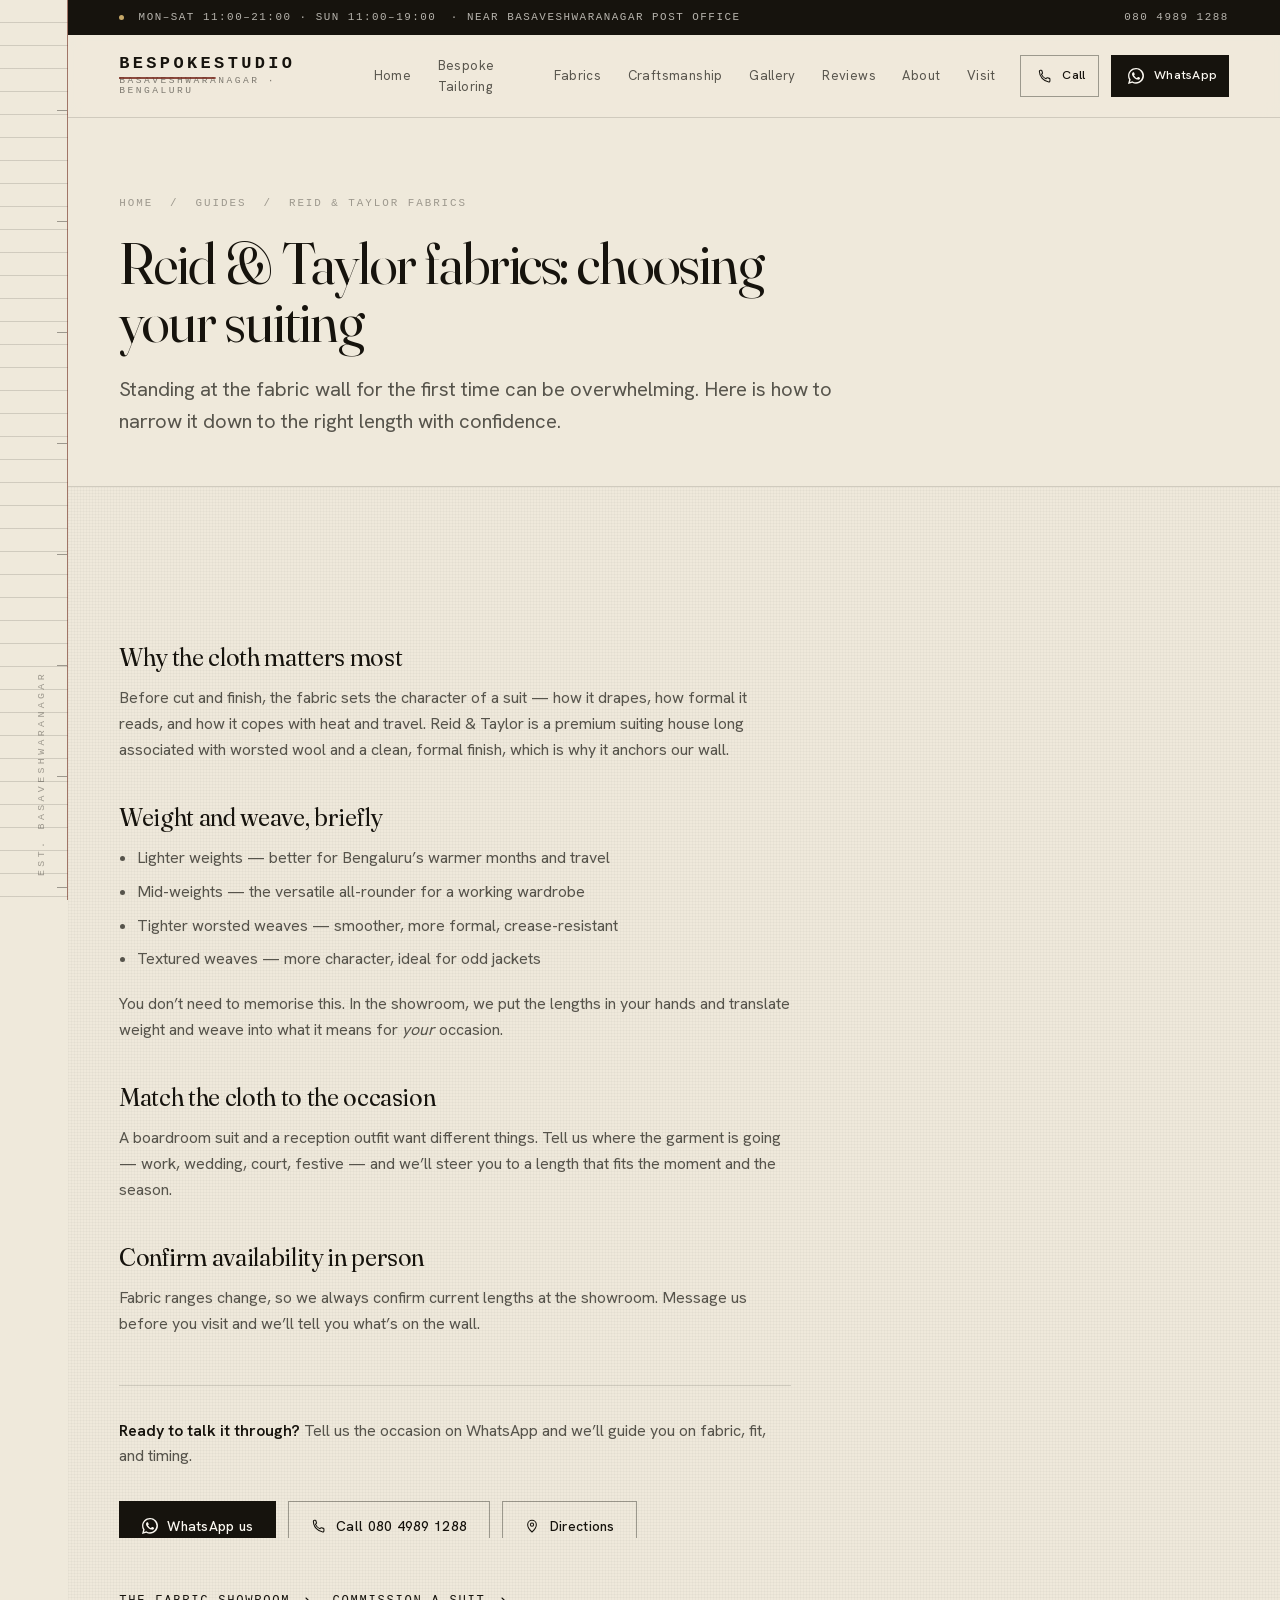
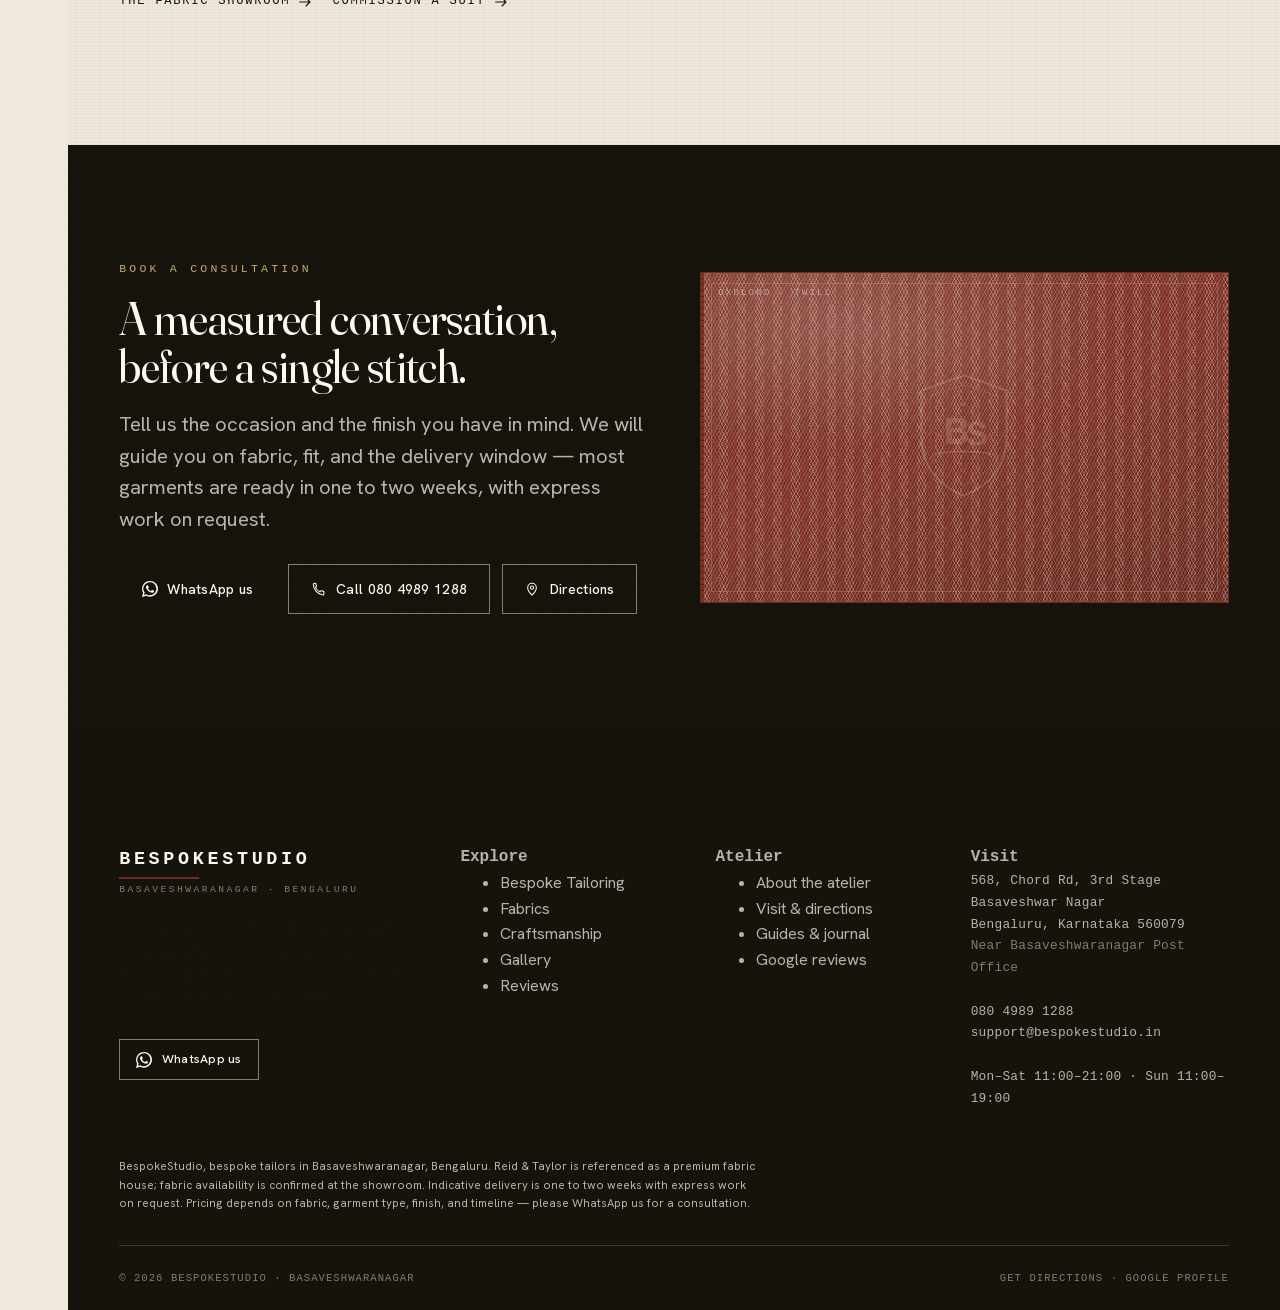
<file: guides/reid-and-taylor-fabrics-bengaluru.html>
<!doctype html>
<html lang="en">
<head>
<meta charset="utf-8">
<meta name="viewport" content="width=device-width, initial-scale=1">
<script>document.documentElement.classList.add('js')</script>
<title>Reid &amp; Taylor Fabrics in Basaveshwaranagar — Choosing Your Suiting | BespokeStudio</title>
<meta name="description" content="How to choose Reid &amp; Taylor and other premium suiting fabrics in Basaveshwaranagar, Bengaluru — weight, weave, and season, explained simply.">
<link rel="canonical" href="https://bespokestudio.co.in/guides/reid-and-taylor-fabrics-bengaluru">
<meta name="theme-color" content="#17150F">
<meta name="format-detection" content="telephone=no">
<meta property="og:type" content="business.business">
<meta property="og:site_name" content="BespokeStudio">
<meta property="og:title" content="Reid &amp; Taylor Fabrics in Basaveshwaranagar — Choosing Your Suiting | BespokeStudio">
<meta property="og:description" content="How to choose Reid &amp; Taylor and other premium suiting fabrics in Basaveshwaranagar, Bengaluru — weight, weave, and season, explained simply.">
<meta property="og:url" content="https://bespokestudio.co.in/guides/reid-and-taylor-fabrics-bengaluru">
<meta property="og:image" content="https://bespokestudio.co.in/assets/img/og-cover.png">
<meta name="twitter:card" content="summary_large_image">
<link rel="icon" href="../assets/img/favicon.svg" type="image/svg+xml">
<link rel="apple-touch-icon" href="../assets/img/favicon.svg">
<link rel="preconnect" href="https://www.google.com">
<link rel="stylesheet" href="../assets/css/site.css">
<script type="application/ld+json">
{
  "@context": "https://schema.org",
  "@graph": [
    {
      "@type": "ClothingStore",
      "@id": "https://bespokestudio.co.in/#business",
      "name": "BespokeStudio",
      "description": "Bespoke tailoring atelier and premium fabric showroom in Basaveshwaranagar, Bengaluru, working with Reid & Taylor and other fine suiting cloths.",
      "url": "https://bespokestudio.co.in/",
      "telephone": "+91-80-4989-1288",
      "email": "support@bespokestudio.in",
      "priceRange": "$$$",
      "image": "https://bespokestudio.co.in/assets/img/og-cover.png",
      "sameAs": [
        "https://share.google/eGm642nOUGeRKLQ7e"
      ],
      "address": {
        "@type": "PostalAddress",
        "streetAddress": "568, Chord Rd, 3rd Stage, Basaveshwar Nagar",
        "addressLocality": "Bengaluru",
        "addressRegion": "Karnataka",
        "postalCode": "560079",
        "addressCountry": "IN"
      },
      "geo": {
        "@type": "GeoCoordinates",
        "latitude": 12.9942605,
        "longitude": 77.5392937
      },
      "openingHoursSpecification": [
        {
          "@type": "OpeningHoursSpecification",
          "dayOfWeek": [
            "Monday",
            "Tuesday",
            "Wednesday",
            "Thursday",
            "Friday",
            "Saturday"
          ],
          "opens": "11:00",
          "closes": "21:00"
        },
        {
          "@type": "OpeningHoursSpecification",
          "dayOfWeek": "Sunday",
          "opens": "11:00",
          "closes": "19:00"
        }
      ],
      "areaServed": [
        "Basaveshwaranagar",
        "Rajajinagar",
        "Vijayanagar",
        "Malleshwaram",
        "Bengaluru"
      ],
      "hasOfferCatalog": {
        "@type": "OfferCatalog",
        "name": "Bespoke tailoring and premium fabrics",
        "itemListElement": [
          {
            "@type": "Offer",
            "itemOffered": {
              "@type": "Service",
              "name": "Men's bespoke suits"
            }
          },
          {
            "@type": "Offer",
            "itemOffered": {
              "@type": "Service",
              "name": "Custom shirts and trousers"
            }
          },
          {
            "@type": "Offer",
            "itemOffered": {
              "@type": "Service",
              "name": "Sherwani and ethnic wear tailoring"
            }
          },
          {
            "@type": "Offer",
            "itemOffered": {
              "@type": "Service",
              "name": "Women's formal bespoke clothing"
            }
          },
          {
            "@type": "Offer",
            "itemOffered": {
              "@type": "Service",
              "name": "Premium fabric consultation"
            }
          }
        ]
      }
    },
    {
      "@type": "BreadcrumbList",
      "itemListElement": [
        {
          "@type": "ListItem",
          "position": 1,
          "name": "Home",
          "item": "https://bespokestudio.co.in/"
        },
        {
          "@type": "ListItem",
          "position": 2,
          "name": "Guides",
          "item": "https://bespokestudio.co.in/guides"
        },
        {
          "@type": "ListItem",
          "position": 3,
          "name": "Reid & Taylor fabrics: choosing your suiting",
          "item": "https://bespokestudio.co.in/guides/reid-and-taylor-fabrics-bengaluru"
        }
      ]
    }
  ]
}
</script>
<!-- GA4: set GA4_ID in build.py to enable. Events buffer to dataLayer until then. -->

</head>
<body data-page="guides-reid-and-taylor-fabrics-bengaluru" data-service="guide">

<div class="spine" aria-hidden="true"><span class="spine__thread"></span><span class="spine__label">Est. Basaveshwaranagar</span></div>

<div class="util">
  <div class="wrap"><div class="util__row">
    <div class="util__hours"><span class="util__dot"></span><span>Mon–Sat 11:00–21:00 · Sun 11:00–19:00</span><span class="hide-s">&middot; Near Basaveshwaranagar Post Office</span></div>
    <div><a href="tel:+918049891288" data-evt="call_click" data-p-position="utilbar">080 4989 1288</a></div>
  </div></div>
</div>

<header class="site-header">
  <div class="wrap"><div class="header__row">
    <a class="brand" href="../index.html" aria-label="BespokeStudio home">
      <span class="brand__mark">BespokeStudio</span>
      <span class="brand__place">Basaveshwaranagar &middot; Bengaluru</span>
    </a>
    <nav class="nav" aria-label="Primary"><a href="../index.html">Home</a><a href="../bespoke-tailoring.html">Bespoke Tailoring</a><a href="../fabrics.html">Fabrics</a><a href="../craftsmanship.html">Craftsmanship</a><a href="../gallery.html">Gallery</a><a href="../reviews.html">Reviews</a><a href="../about.html">About</a><a href="../contact.html">Visit</a></nav>
    <div class="header__cta">
      <a class="btn btn--ghost btn--sm" href="tel:+918049891288" data-evt="call_click" data-p-position="header"><svg class="btn__ic" viewBox="0 0 24 24" fill="none" stroke="currentColor" stroke-width="1.6" stroke-linecap="round" stroke-linejoin="round" aria-hidden="true"><path d="M6.4 3.5c.4 0 .78.28.9.66l.92 3.05a1 1 0 01-.26 1.02L6.7 9.55a13 13 0 006.6 6.6l1.32-1.26a1 1 0 011.02-.26l3.05.92c.38.12.66.5.66.9v3.05a1.5 1.5 0 01-1.62 1.5A16.5 16.5 0 013.6 5.12 1.5 1.5 0 015.1 3.5z"/></svg> Call</a>
      <a class="btn btn--wa btn--sm" href="https://wa.me/919900259407?text=Hello%20BespokeStudio%2C%20I%20would%20like%20to%20enquire%20about%20a%20custom%20suit%20/%20bespoke%20outfit." data-evt="whatsapp_click" data-p-position="header" target="_blank" rel="noopener"><svg class="btn__ic" viewBox="0 0 24 24" fill="currentColor" aria-hidden="true"><path d="M17.5 14.4c-.3-.15-1.77-.87-2.04-.97-.27-.1-.47-.15-.67.15-.2.3-.77.97-.94 1.17-.17.2-.35.22-.65.07-.3-.15-1.26-.46-2.4-1.48-.89-.79-1.49-1.77-1.66-2.07-.17-.3-.02-.46.13-.61.13-.13.3-.35.45-.52.15-.17.2-.3.3-.5.1-.2.05-.37-.02-.52-.07-.15-.67-1.62-.92-2.22-.24-.58-.49-.5-.67-.51l-.57-.01c-.2 0-.52.07-.79.37-.27.3-1.04 1.02-1.04 2.48s1.07 2.88 1.22 3.08c.15.2 2.1 3.2 5.08 4.49.71.31 1.26.49 1.69.63.71.22 1.36.19 1.87.12.57-.09 1.77-.72 2.02-1.42.25-.7.25-1.3.17-1.42-.07-.12-.27-.2-.57-.35z"/><path d="M20.5 3.4A11.9 11.9 0 0012 0C5.4 0 .1 5.3.1 11.9c0 2.1.5 4.1 1.6 5.9L0 24l6.4-1.7c1.7.9 3.6 1.4 5.6 1.4h.01C18.6 23.7 24 18.4 24 11.8c0-3.2-1.2-6.2-3.5-8.4zM12 21.5h-.01a9.6 9.6 0 01-4.9-1.34l-.35-.2-3.7.97.99-3.6-.23-.37A9.55 9.55 0 012 11.9C2 6.4 6.5 1.9 12 1.9c2.6 0 5 1 6.8 2.8a9.5 9.5 0 012.8 6.7c0 5.5-4.5 10-9.6 10z"/></svg> WhatsApp</a>
      <button class="burger" aria-label="Open menu" aria-expanded="false" aria-controls="drawer"><span></span></button>
    </div>
  </div></div>
</header>

<div class="scrim" aria-hidden="true"></div>
<aside class="drawer" id="drawer" aria-label="Menu">
  <button class="drawer__close" aria-label="Close menu">Close &times;</button>
  <span class="eyebrow eyebrow--onink">BespokeStudio</span>
  <a href="../index.html">Home</a><a href="../bespoke-tailoring.html">Bespoke Tailoring</a><a href="../fabrics.html">Fabrics</a><a href="../craftsmanship.html">Craftsmanship</a><a href="../gallery.html">Gallery</a><a href="../reviews.html">Reviews</a><a href="../about.html">About</a><a href="../contact.html">Visit</a>
  <div class="drawer__cta">
    <a class="btn btn--wa btn--block" href="https://wa.me/919900259407?text=Hello%20BespokeStudio%2C%20I%20would%20like%20to%20enquire%20about%20a%20custom%20suit%20/%20bespoke%20outfit." data-evt="whatsapp_click" data-p-position="drawer" target="_blank" rel="noopener"><svg class="btn__ic" viewBox="0 0 24 24" fill="currentColor" aria-hidden="true"><path d="M17.5 14.4c-.3-.15-1.77-.87-2.04-.97-.27-.1-.47-.15-.67.15-.2.3-.77.97-.94 1.17-.17.2-.35.22-.65.07-.3-.15-1.26-.46-2.4-1.48-.89-.79-1.49-1.77-1.66-2.07-.17-.3-.02-.46.13-.61.13-.13.3-.35.45-.52.15-.17.2-.3.3-.5.1-.2.05-.37-.02-.52-.07-.15-.67-1.62-.92-2.22-.24-.58-.49-.5-.67-.51l-.57-.01c-.2 0-.52.07-.79.37-.27.3-1.04 1.02-1.04 2.48s1.07 2.88 1.22 3.08c.15.2 2.1 3.2 5.08 4.49.71.31 1.26.49 1.69.63.71.22 1.36.19 1.87.12.57-.09 1.77-.72 2.02-1.42.25-.7.25-1.3.17-1.42-.07-.12-.27-.2-.57-.35z"/><path d="M20.5 3.4A11.9 11.9 0 0012 0C5.4 0 .1 5.3.1 11.9c0 2.1.5 4.1 1.6 5.9L0 24l6.4-1.7c1.7.9 3.6 1.4 5.6 1.4h.01C18.6 23.7 24 18.4 24 11.8c0-3.2-1.2-6.2-3.5-8.4zM12 21.5h-.01a9.6 9.6 0 01-4.9-1.34l-.35-.2-3.7.97.99-3.6-.23-.37A9.55 9.55 0 012 11.9C2 6.4 6.5 1.9 12 1.9c2.6 0 5 1 6.8 2.8a9.5 9.5 0 012.8 6.7c0 5.5-4.5 10-9.6 10z"/></svg> WhatsApp us</a>
    <a class="btn btn--onink btn--block" href="tel:+918049891288" data-evt="call_click" data-p-position="drawer"><svg class="btn__ic" viewBox="0 0 24 24" fill="none" stroke="currentColor" stroke-width="1.6" stroke-linecap="round" stroke-linejoin="round" aria-hidden="true"><path d="M6.4 3.5c.4 0 .78.28.9.66l.92 3.05a1 1 0 01-.26 1.02L6.7 9.55a13 13 0 006.6 6.6l1.32-1.26a1 1 0 011.02-.26l3.05.92c.38.12.66.5.66.9v3.05a1.5 1.5 0 01-1.62 1.5A16.5 16.5 0 013.6 5.12 1.5 1.5 0 015.1 3.5z"/></svg> Call 080 4989 1288</a>
  </div>
</aside>
<main id="main">

<section class="phero">
  <div class="wrap">
    <nav class="phero__crumb" aria-label="Breadcrumb"><a href="../index.html">Home</a> &nbsp;/&nbsp; Guides &nbsp;/&nbsp; Reid &amp; Taylor fabrics</nav>
    <h1 class="reveal">Reid &amp; Taylor fabrics: choosing your suiting</h1>
    <p class="lede reveal">Standing at the fabric wall for the first time can be overwhelming. Here is how to narrow it down to the right length with confidence.</p>
  </div>
</section>
<section class="section section--paper">
  <div class="wrap">
    <article class="prose reveal"><h2>Why the cloth matters most</h2><p>Before cut and finish, the fabric sets the character of a suit — how it drapes, how formal it reads, and how it copes with heat and travel. Reid &amp; Taylor is a premium suiting house long associated with worsted wool and a clean, formal finish, which is why it anchors our wall.</p><h2>Weight and weave, briefly</h2><ul><li>Lighter weights — better for Bengaluru&rsquo;s warmer months and travel</li><li>Mid-weights — the versatile all-rounder for a working wardrobe</li><li>Tighter worsted weaves — smoother, more formal, crease-resistant</li><li>Textured weaves — more character, ideal for odd jackets</li></ul><p>You don&rsquo;t need to memorise this. In the showroom, we put the lengths in your hands and translate weight and weave into what it means for <em>your</em> occasion.</p><h2>Match the cloth to the occasion</h2><p>A boardroom suit and a reception outfit want different things. Tell us where the garment is going — work, wedding, court, festive — and we&rsquo;ll steer you to a length that fits the moment and the season.</p><h2>Confirm availability in person</h2><p>Fabric ranges change, so we always confirm current lengths at the showroom. Message us before you visit and we&rsquo;ll tell you what&rsquo;s on the wall.</p>
      <hr class="rule mt-3">
      <p class="mt-2"><strong>Ready to talk it through?</strong> Tell us the occasion on WhatsApp and we&rsquo;ll guide you on fabric, fit, and timing.</p>
      <div class="cta-row mt-2"><div class="cta-row"><a class="btn btn--wa" href="https://wa.me/919900259407?text=Hello%20BespokeStudio%2C%20I%20read%20your%20guide%20and%20would%20like%20a%20consultation." data-evt="whatsapp_click" data-p-position="section" target="_blank" rel="noopener"><svg class="btn__ic" viewBox="0 0 24 24" fill="currentColor" aria-hidden="true"><path d="M17.5 14.4c-.3-.15-1.77-.87-2.04-.97-.27-.1-.47-.15-.67.15-.2.3-.77.97-.94 1.17-.17.2-.35.22-.65.07-.3-.15-1.26-.46-2.4-1.48-.89-.79-1.49-1.77-1.66-2.07-.17-.3-.02-.46.13-.61.13-.13.3-.35.45-.52.15-.17.2-.3.3-.5.1-.2.05-.37-.02-.52-.07-.15-.67-1.62-.92-2.22-.24-.58-.49-.5-.67-.51l-.57-.01c-.2 0-.52.07-.79.37-.27.3-1.04 1.02-1.04 2.48s1.07 2.88 1.22 3.08c.15.2 2.1 3.2 5.08 4.49.71.31 1.26.49 1.69.63.71.22 1.36.19 1.87.12.57-.09 1.77-.72 2.02-1.42.25-.7.25-1.3.17-1.42-.07-.12-.27-.2-.57-.35z"/><path d="M20.5 3.4A11.9 11.9 0 0012 0C5.4 0 .1 5.3.1 11.9c0 2.1.5 4.1 1.6 5.9L0 24l6.4-1.7c1.7.9 3.6 1.4 5.6 1.4h.01C18.6 23.7 24 18.4 24 11.8c0-3.2-1.2-6.2-3.5-8.4zM12 21.5h-.01a9.6 9.6 0 01-4.9-1.34l-.35-.2-3.7.97.99-3.6-.23-.37A9.55 9.55 0 012 11.9C2 6.4 6.5 1.9 12 1.9c2.6 0 5 1 6.8 2.8a9.5 9.5 0 012.8 6.7c0 5.5-4.5 10-9.6 10z"/></svg> WhatsApp us</a><a class="btn btn--ghost" href="tel:+918049891288" data-evt="call_click" data-p-position="section"><svg class="btn__ic" viewBox="0 0 24 24" fill="none" stroke="currentColor" stroke-width="1.6" stroke-linecap="round" stroke-linejoin="round" aria-hidden="true"><path d="M6.4 3.5c.4 0 .78.28.9.66l.92 3.05a1 1 0 01-.26 1.02L6.7 9.55a13 13 0 006.6 6.6l1.32-1.26a1 1 0 011.02-.26l3.05.92c.38.12.66.5.66.9v3.05a1.5 1.5 0 01-1.62 1.5A16.5 16.5 0 013.6 5.12 1.5 1.5 0 015.1 3.5z"/></svg> Call 080 4989 1288</a><a class="btn btn--ghost" href="https://www.google.com/maps/dir/?api=1&destination=12.9942605%2C77.5392937" data-evt="direction_click" data-p-position="section" target="_blank" rel="noopener"><svg class="btn__ic" viewBox="0 0 24 24" fill="none" stroke="currentColor" stroke-width="1.6" stroke-linecap="round" stroke-linejoin="round" aria-hidden="true"><path d="M12 21s6.5-5.8 6.5-11a6.5 6.5 0 10-13 0C5.5 15.2 12 21 12 21z"/><circle cx="12" cy="10" r="2.4"/></svg> Directions</a></div></div>
      <p class="mt-3"><a class="tlink" style="margin-right:1.2rem" href="../fabrics.html">The fabric showroom <svg class="btn__ic" viewBox="0 0 24 24" fill="none" stroke="currentColor" stroke-width="1.6" stroke-linecap="round" stroke-linejoin="round" aria-hidden="true"><path d="M4 12h15M13.5 6l6 6-6 6"/></svg></a><a class="tlink" style="margin-right:1.2rem" href="../bespoke-tailoring.html#suits">Commission a suit <svg class="btn__ic" viewBox="0 0 24 24" fill="none" stroke="currentColor" stroke-width="1.6" stroke-linecap="round" stroke-linejoin="round" aria-hidden="true"><path d="M4 12h15M13.5 6l6 6-6 6"/></svg></a></p>
    </article>
  </div>
</section>
<section class="section section--ink weave">
  <div class="wrap">
    <div class="split">
      <div class="split__body reveal">
        <span class="eyebrow eyebrow--onink">Book a consultation</span>
        <h2 class="section-title">A measured conversation, before a single stitch.</h2>
        <p class="lede">Tell us the occasion and the finish you have in mind. We will guide you on fabric, fit, and the delivery window — most garments are ready in one to two weeks, with express work on request.</p>
        <div class="cta-row"><a class="btn btn--wa" href="https://wa.me/919900259407?text=Hello%20BespokeStudio%2C%20I%20would%20like%20to%20book%20a%20wardrobe%20consultation." data-evt="whatsapp_click" data-p-position="section" target="_blank" rel="noopener"><svg class="btn__ic" viewBox="0 0 24 24" fill="currentColor" aria-hidden="true"><path d="M17.5 14.4c-.3-.15-1.77-.87-2.04-.97-.27-.1-.47-.15-.67.15-.2.3-.77.97-.94 1.17-.17.2-.35.22-.65.07-.3-.15-1.26-.46-2.4-1.48-.89-.79-1.49-1.77-1.66-2.07-.17-.3-.02-.46.13-.61.13-.13.3-.35.45-.52.15-.17.2-.3.3-.5.1-.2.05-.37-.02-.52-.07-.15-.67-1.62-.92-2.22-.24-.58-.49-.5-.67-.51l-.57-.01c-.2 0-.52.07-.79.37-.27.3-1.04 1.02-1.04 2.48s1.07 2.88 1.22 3.08c.15.2 2.1 3.2 5.08 4.49.71.31 1.26.49 1.69.63.71.22 1.36.19 1.87.12.57-.09 1.77-.72 2.02-1.42.25-.7.25-1.3.17-1.42-.07-.12-.27-.2-.57-.35z"/><path d="M20.5 3.4A11.9 11.9 0 0012 0C5.4 0 .1 5.3.1 11.9c0 2.1.5 4.1 1.6 5.9L0 24l6.4-1.7c1.7.9 3.6 1.4 5.6 1.4h.01C18.6 23.7 24 18.4 24 11.8c0-3.2-1.2-6.2-3.5-8.4zM12 21.5h-.01a9.6 9.6 0 01-4.9-1.34l-.35-.2-3.7.97.99-3.6-.23-.37A9.55 9.55 0 012 11.9C2 6.4 6.5 1.9 12 1.9c2.6 0 5 1 6.8 2.8a9.5 9.5 0 012.8 6.7c0 5.5-4.5 10-9.6 10z"/></svg> WhatsApp us</a><a class="btn btn--onink" href="tel:+918049891288" data-evt="call_click" data-p-position="section"><svg class="btn__ic" viewBox="0 0 24 24" fill="none" stroke="currentColor" stroke-width="1.6" stroke-linecap="round" stroke-linejoin="round" aria-hidden="true"><path d="M6.4 3.5c.4 0 .78.28.9.66l.92 3.05a1 1 0 01-.26 1.02L6.7 9.55a13 13 0 006.6 6.6l1.32-1.26a1 1 0 011.02-.26l3.05.92c.38.12.66.5.66.9v3.05a1.5 1.5 0 01-1.62 1.5A16.5 16.5 0 013.6 5.12 1.5 1.5 0 015.1 3.5z"/></svg> Call 080 4989 1288</a><a class="btn btn--onink" href="https://www.google.com/maps/dir/?api=1&destination=12.9942605%2C77.5392937" data-evt="direction_click" data-p-position="section" target="_blank" rel="noopener"><svg class="btn__ic" viewBox="0 0 24 24" fill="none" stroke="currentColor" stroke-width="1.6" stroke-linecap="round" stroke-linejoin="round" aria-hidden="true"><path d="M12 21s6.5-5.8 6.5-11a6.5 6.5 0 10-13 0C5.5 15.2 12 21 12 21z"/><circle cx="12" cy="10" r="2.4"/></svg> Directions</a></div>
      </div>
      <div class="split__media reveal">
        <figure class="swatch swatch--oxblood" style="--ratio:16 / 10" role="img" aria-label="Consultation table — fabric bunch &amp; measure card"><span class="swatch__weave" aria-hidden="true"></span><span class="swatch__edge" aria-hidden="true"></span><svg class="crest swatch__crest" aria-hidden="true" viewBox="0 0 100 118" role="img" aria-labelledby="crestT" xmlns="http://www.w3.org/2000/svg" fill="none"><title id="crestT">BespokeStudio</title><path d="M50 4 88 17.5v40.5c0 30-18.5 45.5-38 53.5C30.5 103.5 12 88 12 58V17.5L50 4Z" stroke="currentColor" stroke-width="2" stroke-linejoin="round"/><path d="M50 12 80 22.5v35.5c0 25-14.5 38-30 44.5C34.5 96 20 83 20 58V22.5L50 12Z" stroke="currentColor" stroke-width="1" stroke-linejoin="round" opacity=".5"/><g fill="currentColor"><path d="M34 42h11.4c4.4 0 7.3 2.2 7.3 5.9 0 2.6-1.6 4.4-3.9 5.1 2.9.5 4.9 2.6 4.9 5.7 0 4.1-3.1 6.6-8 6.6H34V42Zm10.4 9.4c2 0 3.2-1.1 3.2-2.8 0-1.7-1.2-2.6-3.3-2.6h-5.2v5.4h5.3Zm.5 9.3c2.2 0 3.5-1.1 3.5-3 0-1.9-1.4-2.9-3.6-2.9h-5.7v5.9h5.8Z"/><path d="M56.7 59.6c.2 2.4 2.1 3.9 5 3.9 2.5 0 4.1-1.1 4.1-2.8 0-1.5-1-2.2-3.8-2.8l-2.5-.6c-4.1-.9-6-2.9-6-6 0-3.9 3.2-6.4 7.9-6.4 4.9 0 7.8 2.4 8 6.4h-4.7c-.2-2-1.5-3-3.4-3-1.9 0-3.2.9-3.2 2.4 0 1.3 1 2 3.4 2.6l2.6.6c4.3.9 6.2 2.7 6.2 6 0 4.1-3.3 6.7-8.7 6.7-5.3 0-8.6-2.5-8.8-6.6l3.9-.4Z"/></g><path d="M27 74c9-2.6 37-2.6 46 0" stroke="currentColor" stroke-width="1.6" stroke-linecap="round"/><path d="M24.4 74c-2.4.7-4 2.4-4.4 4.7M75.6 74c2.4.7 4 2.4 4.4 4.7" stroke="currentColor" stroke-width="1.4" stroke-linecap="round" opacity=".7"/><circle cx="50" cy="30" r="1.6" fill="currentColor"/></svg><span class="swatch__tag">OXBLOOD · TWILL</span></figure>
      </div>
    </div>
  </div>
</section>
</main>

<footer class="site-footer">
  <div class="wrap">
    <div class="footer__grid">
      <div class="footer__brand">
        <span class="brand__mark">BespokeStudio</span>
        <span class="brand__place">Basaveshwaranagar &middot; Bengaluru</span>
        <p>A private atelier for bespoke tailoring and premium fabrics — custom suits, shirts, sherwani and ethnic wear, women&rsquo;s formal clothing, and Reid &amp; Taylor suiting.</p>
        <div class="cta-row mt-2">
          <a class="btn btn--onink btn--sm" href="https://wa.me/919900259407?text=Hello%20BespokeStudio%2C%20I%20would%20like%20to%20enquire%20about%20a%20custom%20suit%20/%20bespoke%20outfit." data-evt="whatsapp_click" data-p-position="footer" target="_blank" rel="noopener"><svg class="btn__ic" viewBox="0 0 24 24" fill="currentColor" aria-hidden="true"><path d="M17.5 14.4c-.3-.15-1.77-.87-2.04-.97-.27-.1-.47-.15-.67.15-.2.3-.77.97-.94 1.17-.17.2-.35.22-.65.07-.3-.15-1.26-.46-2.4-1.48-.89-.79-1.49-1.77-1.66-2.07-.17-.3-.02-.46.13-.61.13-.13.3-.35.45-.52.15-.17.2-.3.3-.5.1-.2.05-.37-.02-.52-.07-.15-.67-1.62-.92-2.22-.24-.58-.49-.5-.67-.51l-.57-.01c-.2 0-.52.07-.79.37-.27.3-1.04 1.02-1.04 2.48s1.07 2.88 1.22 3.08c.15.2 2.1 3.2 5.08 4.49.71.31 1.26.49 1.69.63.71.22 1.36.19 1.87.12.57-.09 1.77-.72 2.02-1.42.25-.7.25-1.3.17-1.42-.07-.12-.27-.2-.57-.35z"/><path d="M20.5 3.4A11.9 11.9 0 0012 0C5.4 0 .1 5.3.1 11.9c0 2.1.5 4.1 1.6 5.9L0 24l6.4-1.7c1.7.9 3.6 1.4 5.6 1.4h.01C18.6 23.7 24 18.4 24 11.8c0-3.2-1.2-6.2-3.5-8.4zM12 21.5h-.01a9.6 9.6 0 01-4.9-1.34l-.35-.2-3.7.97.99-3.6-.23-.37A9.55 9.55 0 012 11.9C2 6.4 6.5 1.9 12 1.9c2.6 0 5 1 6.8 2.8a9.5 9.5 0 012.8 6.7c0 5.5-4.5 10-9.6 10z"/></svg> WhatsApp us</a>
        </div>
      </div>
      <div class="footer__col"><h4>Explore</h4><ul><li><a href="../bespoke-tailoring.html">Bespoke Tailoring</a></li><li><a href="../fabrics.html">Fabrics</a></li><li><a href="../craftsmanship.html">Craftsmanship</a></li><li><a href="../gallery.html">Gallery</a></li><li><a href="../reviews.html">Reviews</a></li></ul></div>
      <div class="footer__col"><h4>Atelier</h4><ul><li><a href="../about.html">About the atelier</a></li><li><a href="../contact.html">Visit &amp; directions</a></li><li><a href="../guides.html">Guides &amp; journal</a></li><li><a href="../reviews.html">Google reviews</a></li></ul></div>
      <div class="footer__col">
        <h4>Visit</h4>
        <address class="footer__data" style="font-style:normal">
          568, Chord Rd, 3rd Stage<br>Basaveshwar Nagar<br>Bengaluru, Karnataka 560079<br>
          <span style="color:var(--chalk-46)">Near Basaveshwaranagar Post Office</span><br><br>
          <a href="tel:+918049891288" data-evt="call_click" data-p-position="footer">080 4989 1288</a><br>
          <a href="mailto:support@bespokestudio.in" data-evt="email_click" data-p-position="footer">support@bespokestudio.in</a><br><br>
          Mon–Sat 11:00–21:00 · Sun 11:00–19:00
        </address>
      </div>
    </div>
    <p class="footer__note">BespokeStudio, bespoke tailors in Basaveshwaranagar, Bengaluru. Reid &amp; Taylor is referenced as a premium fabric house; fabric availability is confirmed at the showroom. Indicative delivery is one to two weeks with express work on request. Pricing depends on fabric, garment type, finish, and timeline — please WhatsApp us for a consultation.</p>
    <div class="footer__bar">
      <span>&copy; <span data-year>2026</span> BespokeStudio &middot; Basaveshwaranagar</span>
      <span><a href="https://www.google.com/maps/dir/?api=1&destination=12.9942605%2C77.5392937" data-evt="direction_click" data-p-position="footer" target="_blank" rel="noopener">Get directions</a> &middot; <a href="https://share.google/eGm642nOUGeRKLQ7e" target="_blank" rel="noopener">Google profile</a></span>
    </div>
  </div>
</footer>
<script src="../assets/js/site.js" defer></script>

<nav class="dock" aria-label="Quick contact">
  <a class="dock--wa" href="https://wa.me/919900259407?text=Hello%20BespokeStudio%2C%20I%20would%20like%20to%20enquire%20about%20a%20custom%20suit%20/%20bespoke%20outfit." data-evt="whatsapp_click" data-p-position="dock" target="_blank" rel="noopener"><svg class="btn__ic" viewBox="0 0 24 24" fill="currentColor" aria-hidden="true"><path d="M17.5 14.4c-.3-.15-1.77-.87-2.04-.97-.27-.1-.47-.15-.67.15-.2.3-.77.97-.94 1.17-.17.2-.35.22-.65.07-.3-.15-1.26-.46-2.4-1.48-.89-.79-1.49-1.77-1.66-2.07-.17-.3-.02-.46.13-.61.13-.13.3-.35.45-.52.15-.17.2-.3.3-.5.1-.2.05-.37-.02-.52-.07-.15-.67-1.62-.92-2.22-.24-.58-.49-.5-.67-.51l-.57-.01c-.2 0-.52.07-.79.37-.27.3-1.04 1.02-1.04 2.48s1.07 2.88 1.22 3.08c.15.2 2.1 3.2 5.08 4.49.71.31 1.26.49 1.69.63.71.22 1.36.19 1.87.12.57-.09 1.77-.72 2.02-1.42.25-.7.25-1.3.17-1.42-.07-.12-.27-.2-.57-.35z"/><path d="M20.5 3.4A11.9 11.9 0 0012 0C5.4 0 .1 5.3.1 11.9c0 2.1.5 4.1 1.6 5.9L0 24l6.4-1.7c1.7.9 3.6 1.4 5.6 1.4h.01C18.6 23.7 24 18.4 24 11.8c0-3.2-1.2-6.2-3.5-8.4zM12 21.5h-.01a9.6 9.6 0 01-4.9-1.34l-.35-.2-3.7.97.99-3.6-.23-.37A9.55 9.55 0 012 11.9C2 6.4 6.5 1.9 12 1.9c2.6 0 5 1 6.8 2.8a9.5 9.5 0 012.8 6.7c0 5.5-4.5 10-9.6 10z"/></svg> WhatsApp</a>
  <a href="tel:+918049891288" data-evt="call_click" data-p-position="dock"><svg class="btn__ic" viewBox="0 0 24 24" fill="none" stroke="currentColor" stroke-width="1.6" stroke-linecap="round" stroke-linejoin="round" aria-hidden="true"><path d="M6.4 3.5c.4 0 .78.28.9.66l.92 3.05a1 1 0 01-.26 1.02L6.7 9.55a13 13 0 006.6 6.6l1.32-1.26a1 1 0 011.02-.26l3.05.92c.38.12.66.5.66.9v3.05a1.5 1.5 0 01-1.62 1.5A16.5 16.5 0 013.6 5.12 1.5 1.5 0 015.1 3.5z"/></svg> Call</a>
  <a href="https://www.google.com/maps/dir/?api=1&destination=12.9942605%2C77.5392937" data-evt="direction_click" data-p-position="dock" target="_blank" rel="noopener"><svg class="btn__ic" viewBox="0 0 24 24" fill="none" stroke="currentColor" stroke-width="1.6" stroke-linecap="round" stroke-linejoin="round" aria-hidden="true"><path d="M12 21s6.5-5.8 6.5-11a6.5 6.5 0 10-13 0C5.5 15.2 12 21 12 21z"/><circle cx="12" cy="10" r="2.4"/></svg> Directions</a>
</nav>
</body>
</html>
</file>
<file: assets/css/site.css>
/* ============================================================
   BespokeStudio — the tailor's spec sheet
   Design system: quiet-luxury sans + monospace docket voice
   Palette: oat paper · warm ink · charcoal wool · chalk · brass
   One restraint risk: a single hairline of oxblood "selvedge thread"
   ============================================================ */

/* self-hosted faces — no runtime CDN. Fraunces (display, high-contrast old-style,
   variable opsz+wght) + Hanken Grotesk (body). Both SIL OFL. */
@font-face {
  font-family: "Fraunces";
  src: url("../fonts/fraunces-var.woff2") format("woff2");
  font-weight: 340 560; font-stretch: 100%; font-style: normal; font-display: swap;
}
@font-face {
  font-family: "Hanken Grotesk";
  src: url("../fonts/hanken-var.woff2") format("woff2");
  font-weight: 400 600; font-style: normal; font-display: swap;
}

:root {
  /* --- cloth palette --- */
  --ink:        #16130D;   /* warm near-black — primary text, dark cloth */
  --charcoal:   #26221B;   /* charcoal wool — dark panels */
  --midnight:   #1C2230;   /* midnight worsted — a second dark cloth tone */
  --oat:        #EFE9DB;   /* oat paper — main ground (deeper than the AI-cream default) */
  --oat-deep:   #E6DECC;   /* recessed oat */
  --chalk:      #FBF8F1;   /* tailor's chalk — raised cards */
  --brass:      #A07E44;   /* muted brass — the accent on light grounds */
  --brass-lo:   #C6A868;   /* champagne brass for dark grounds */
  --selvedge:   #7A2E22;   /* oxblood selvedge thread — the one risk, 1px only */

  --ink-70:     rgba(23,21,15,0.70);
  --ink-52:     rgba(23,21,15,0.52);
  --ink-38:     rgba(23,21,15,0.38);
  --ink-14:     rgba(23,21,15,0.14);
  --ink-08:     rgba(23,21,15,0.08);
  --chalk-70:   rgba(251,248,241,0.70);
  --chalk-46:   rgba(251,248,241,0.46);
  --chalk-16:   rgba(251,248,241,0.16);
  --chalk-09:   rgba(251,248,241,0.09);

  /* --- type --- */
  --sans: -apple-system, BlinkMacSystemFont, "Helvetica Neue", "Segoe UI", Roboto, "Helvetica", Arial, sans-serif;
  --mono: ui-monospace, "SF Mono", "SFMono-Regular", Menlo, Consolas, "Liberation Mono", monospace;

  /* --- measure / rhythm --- */
  --spine: 4.25rem;         /* tape-measure spine width (desktop) */
  --gutter: clamp(1.25rem, 4vw, 3.5rem);
  --maxw: 76rem;
  --sec-y: clamp(4.5rem, 9vw, 8.5rem);

  --ease: cubic-bezier(0.22, 0.61, 0.36, 1);
}

/* ============================================================
   reset
   ============================================================ */
*, *::before, *::after { box-sizing: border-box; }
* { margin: 0; }
html { -webkit-text-size-adjust: 100%; scroll-behavior: smooth; }
@media (prefers-reduced-motion: reduce) { html { scroll-behavior: auto; } }

body {
  font-family: var(--sans);
  background: var(--oat);
  color: var(--ink);
  line-height: 1.6;
  font-size: 1rem;
  -webkit-font-smoothing: antialiased;
  text-rendering: optimizeLegibility;
  font-feature-settings: "kern" 1, "liga" 1;
  overflow-x: hidden;
}

img, svg { display: block; max-width: 100%; }
a { color: inherit; text-decoration: none; }
button { font: inherit; color: inherit; cursor: pointer; background: none; border: none; }
:focus-visible { outline: 2px solid var(--brass); outline-offset: 3px; }

/* ============================================================
   type scale — display set like a cloth stamp: wide-tracked caps
   ============================================================ */
.eyebrow {
  font-family: var(--mono);
  font-size: 0.72rem;
  letter-spacing: 0.28em;
  text-transform: uppercase;
  color: var(--brass);
  font-weight: 500;
}
.eyebrow--onink { color: var(--brass-lo); }

.display {
  font-weight: 400;
  line-height: 1.02;
  letter-spacing: -0.012em;
  font-size: clamp(2.4rem, 6.2vw, 4.75rem);
}
h1, h2, h3 { font-weight: 500; line-height: 1.1; letter-spacing: -0.01em; }
h2.section-title { font-size: clamp(1.85rem, 3.6vw, 2.85rem); font-weight: 400; letter-spacing: -0.015em; }
h3 { font-size: 1.22rem; letter-spacing: 0.005em; }

.lede { font-size: clamp(1.05rem, 1.7vw, 1.28rem); line-height: 1.55; color: var(--ink-70); font-weight: 400; }
p { color: var(--ink-70); }
strong { font-weight: 600; color: var(--ink); }

.data { font-family: var(--mono); font-variant-numeric: tabular-nums; letter-spacing: 0.01em; }

/* ============================================================
   layout scaffold + tape-measure spine
   ============================================================ */
.wrap { width: 100%; max-width: var(--maxw); margin-inline: auto; padding-inline: var(--gutter); }

.spine {
  position: fixed;
  top: 0; left: 0; bottom: 0;
  width: var(--spine);
  border-right: 1px solid var(--ink-14);
  background:
    repeating-linear-gradient(
      to bottom,
      transparent 0, transparent 1.375rem,
      var(--ink-14) 1.375rem, var(--ink-14) calc(1.375rem + 1px)
    );
  z-index: 5;
  pointer-events: none;
}
.spine::before {
  /* every 5th tick longer + a mono number, evoking a tailor's tape */
  content: "";
  position: absolute;
  top: 0; right: 0; width: 0.6rem; bottom: 0;
  background:
    repeating-linear-gradient(
      to bottom,
      transparent 0, transparent 6.875rem,
      var(--ink-38) 6.875rem, var(--ink-38) calc(6.875rem + 1px)
    );
}
.spine__label {
  position: absolute;
  bottom: 1.5rem; left: 50%;
  transform: rotate(180deg);
  writing-mode: vertical-rl;
  font-family: var(--mono);
  font-size: 0.62rem;
  letter-spacing: 0.34em;
  text-transform: uppercase;
  color: var(--ink-38);
}
.spine__thread {
  /* the single oxblood selvedge thread — the one risk */
  position: absolute;
  top: 0; bottom: 0; right: -1px; width: 1px;
  background: var(--selvedge);
  opacity: 0.55;
}
body { padding-left: var(--spine); }
@media (max-width: 860px) {
  body { padding-left: 0; }
  .spine { display: none; }
}

/* weave texture utility — barely-there twill, for dark cloth panels */
.weave { position: relative; }
.weave::after {
  content: ""; position: absolute; inset: 0; pointer-events: none;
  background-image:
    repeating-linear-gradient(45deg, var(--chalk-09) 0 1px, transparent 1px 6px),
    repeating-linear-gradient(-45deg, var(--chalk-09) 0 1px, transparent 1px 6px);
  opacity: 0.5; mix-blend-mode: overlay;
}

/* ============================================================
   utility bar + header
   ============================================================ */
.util {
  background: var(--ink);
  color: var(--chalk-70);
  font-family: var(--mono);
  font-size: 0.68rem;
  letter-spacing: 0.14em;
  text-transform: uppercase;
}
.util__row { display: flex; justify-content: space-between; align-items: center; gap: 1rem; padding-block: 0.55rem; }
.util__row a { color: var(--chalk-70); }
.util__row a:hover { color: var(--brass-lo); }
.util__hours { display: flex; gap: 0.9rem; align-items: center; }
.util__dot { width: 5px; height: 5px; border-radius: 50%; background: var(--brass-lo); display: inline-block; }
@media (max-width: 620px) { .util__hours span.hide-s { display: none; } }

.site-header {
  position: sticky; top: 0; z-index: 20;
  background: color-mix(in srgb, var(--oat) 88%, transparent);
  backdrop-filter: saturate(1.1) blur(8px);
  border-bottom: 1px solid var(--ink-14);
  transition: box-shadow .3s var(--ease);
}
.site-header.is-stuck { box-shadow: 0 1px 0 var(--ink-08), 0 12px 30px -24px rgba(23,21,15,0.5); }
.header__row { display: flex; align-items: center; justify-content: space-between; gap: 1.5rem; padding-block: 1.05rem; }

.brand { display: flex; flex-direction: column; gap: 0.18rem; line-height: 1; }
.brand__mark {
  font-size: 1.06rem; font-weight: 600; letter-spacing: 0.2em; text-transform: uppercase;
  position: relative; display: inline-block;
}
.brand__mark::after {
  content: ""; position: absolute; left: 0; right: 0; bottom: -0.32rem; height: 2px;
  background: var(--selvedge); opacity: 0.85; transform: scaleX(0.42); transform-origin: left;
}
.brand__place { font-family: var(--mono); font-size: 0.6rem; letter-spacing: 0.26em; text-transform: uppercase; color: var(--ink-52); }

.nav { display: flex; align-items: center; gap: 1.65rem; }
.nav a {
  font-size: 0.82rem; letter-spacing: 0.03em; color: var(--ink-70);
  position: relative; padding-block: 0.2rem;
}
.nav a:hover { color: var(--ink); }
.nav a[aria-current="page"] { color: var(--ink); }
.nav a[aria-current="page"]::after {
  content: ""; position: absolute; left: 0; right: 0; bottom: -0.15rem; height: 1px; background: var(--brass);
}
@media (max-width: 1040px) { .nav { display: none; } }

.header__cta { display: flex; align-items: center; gap: 0.75rem; }
@media (max-width: 1040px) { .header__cta .btn--ghost { display: none; } }

/* hamburger */
.burger { display: none; width: 2.6rem; height: 2.6rem; align-items: center; justify-content: center; border: 1px solid var(--ink-14); }
.burger span, .burger span::before, .burger span::after {
  content: ""; display: block; width: 1.15rem; height: 1.5px; background: var(--ink); position: relative; transition: transform .25s var(--ease), opacity .2s;
}
.burger span::before { position: absolute; top: -5px; } .burger span::after { position: absolute; top: 5px; }
.burger.is-open span { background: transparent; }
.burger.is-open span::before { transform: translateY(5px) rotate(45deg); }
.burger.is-open span::after { transform: translateY(-5px) rotate(-45deg); }
@media (max-width: 1040px) { .burger { display: inline-flex; } }

/* mobile drawer */
.drawer {
  position: fixed; inset: 0 0 0 auto; width: min(84vw, 22rem);
  background: var(--ink); color: var(--chalk); z-index: 40;
  transform: translateX(100%); transition: transform .38s var(--ease);
  padding: 5.5rem 2rem 2rem; display: flex; flex-direction: column;
  overflow-y: auto;
}
.drawer.is-open { transform: translateX(0); }
.drawer a { color: var(--chalk-70); font-size: 1.35rem; padding-block: 0.72rem; border-bottom: 1px solid var(--chalk-16); letter-spacing: 0.01em; }
.drawer a:hover { color: var(--chalk); }
.drawer .eyebrow { margin-bottom: 0.5rem; }
.drawer__cta { margin-top: auto; display: grid; gap: 0.65rem; padding-top: 1.5rem; }
.scrim { position: fixed; inset: 0; background: rgba(23,21,15,0.5); backdrop-filter: blur(2px); z-index: 39; opacity: 0; visibility: hidden; transition: opacity .3s; }
.scrim.is-open { opacity: 1; visibility: visible; }
.drawer__close { position: absolute; top: 1.4rem; right: 1.5rem; font-family: var(--mono); font-size: 0.7rem; letter-spacing: 0.2em; color: var(--chalk-46); text-transform: uppercase; }

/* ============================================================
   buttons / CTAs
   ============================================================ */
.btn {
  display: inline-flex; align-items: center; gap: 0.6rem;
  font-size: 0.86rem; letter-spacing: 0.02em; font-weight: 500;
  padding: 0.82rem 1.35rem; border: 1px solid transparent;
  transition: background .22s var(--ease), color .22s var(--ease), border-color .22s var(--ease), transform .22s var(--ease);
  white-space: nowrap;
}
.btn__ic { width: 1rem; height: 1rem; flex: none; }
.btn--wa { background: var(--ink); color: var(--chalk); }
.btn--wa:hover { background: var(--charcoal); transform: translateY(-1px); }
.btn--brass { background: var(--brass); color: var(--chalk); }
.btn--brass:hover { background: color-mix(in srgb, var(--brass) 86%, var(--ink)); transform: translateY(-1px); }
.btn--ghost { border-color: var(--ink-38); color: var(--ink); }
.btn--ghost:hover { border-color: var(--ink); background: var(--ink); color: var(--chalk); }
.btn--onink { border-color: var(--chalk-46); color: var(--chalk); }
.btn--onink:hover { background: var(--chalk); color: var(--ink); border-color: var(--chalk); }
.btn--sm { padding: 0.6rem 1rem; font-size: 0.78rem; }
.btn--block { width: 100%; justify-content: center; }

.cta-row { display: flex; flex-wrap: wrap; gap: 0.75rem; align-items: center; }

/* text link with arrow */
.tlink { display: inline-flex; align-items: center; gap: 0.45rem; font-family: var(--mono); font-size: 0.76rem; letter-spacing: 0.14em; text-transform: uppercase; color: var(--ink); border-bottom: 1px solid var(--brass); padding-bottom: 0.2rem; transition: gap .2s var(--ease); }
.tlink:hover { gap: 0.75rem; }
.tlink--onink { color: var(--chalk); }

/* ============================================================
   sections
   ============================================================ */
section { position: relative; }
.section { padding-block: var(--sec-y); }
.section--ink { background: var(--ink); color: var(--chalk); }
.section--ink p { color: var(--chalk-70); }
.section--ink h2, .section--ink h3 { color: var(--chalk); }
.section--char { background: var(--charcoal); color: var(--chalk); }
.section--char p { color: var(--chalk-70); }
.section--char h2, .section--char h3 { color: var(--chalk); }
.section--paper { background: var(--oat); }
.section--deep { background: var(--oat-deep); }

.sec-head { max-width: 44rem; }
.sec-head .eyebrow { display: block; margin-bottom: 1rem; }
.sec-head p { margin-top: 1.1rem; }
.sec-head--center { margin-inline: auto; text-align: center; }

.rule { height: 1px; background: var(--ink-14); border: 0; }
.section--ink .rule, .section--char .rule { background: var(--chalk-16); }

/* ============================================================
   hero
   ============================================================ */
.hero { padding-top: clamp(2.5rem, 5vw, 4.5rem); padding-bottom: 0; }
.hero__grid { display: grid; grid-template-columns: 1.15fr 0.85fr; gap: clamp(1.5rem, 4vw, 3.5rem); align-items: stretch; }
@media (max-width: 900px) { .hero__grid { grid-template-columns: 1fr; } }
.hero__doc { font-family: var(--mono); font-size: 0.68rem; letter-spacing: 0.2em; text-transform: uppercase; color: var(--ink-38); display: flex; gap: 1rem; margin-bottom: 1.6rem; flex-wrap: wrap; }
.hero__doc span { display: inline-flex; gap: 0.5rem; }
.hero h1 { margin-bottom: 1.5rem; }
.hero__sub { max-width: 34rem; margin-bottom: 2rem; }
.hero .cta-row { margin-bottom: 2.5rem; }
.hero__plate { align-self: stretch; min-height: clamp(22rem, 44vw, 34rem); display: flex; }
.hero__plate .plate { width: 100%; height: 100%; aspect-ratio: auto; }
@media (max-width: 900px) { .hero__plate { min-height: 20rem; } }

/* ============================================================
   plates — art-directed photography placeholders
   ============================================================ */
.plate {
  position: relative; background: var(--charcoal); color: var(--chalk);
  border: 1px solid var(--ink-14); overflow: hidden;
  aspect-ratio: var(--ratio, 4 / 3);
  display: flex; flex-direction: column; justify-content: flex-end;
  padding: 1.15rem;
  isolation: isolate;
}
.plate--tall { --ratio: 3 / 4; }
.plate--wide { --ratio: 3 / 2; }
.plate--sq { --ratio: 1 / 1; }
.plate--fill { aspect-ratio: auto; }
.plate--chalk { background: var(--oat-deep); color: var(--ink); border-color: var(--ink-14); }
.plate::before {
  /* twill weave + inset chalk frame */
  content: ""; position: absolute; inset: 0.6rem; z-index: 0;
  border: 1px solid var(--chalk-16);
  background-image:
    repeating-linear-gradient(45deg, var(--chalk-09) 0 1px, transparent 1px 7px);
}
.plate--chalk::before { border-color: var(--ink-14); background-image: repeating-linear-gradient(45deg, var(--ink-08) 0 1px, transparent 1px 7px); }
.plate__mono {
  position: absolute; top: 1.05rem; left: 1.15rem; z-index: 1;
  font-family: var(--mono); font-size: 0.62rem; letter-spacing: 0.2em; text-transform: uppercase;
  color: var(--chalk-46);
}
.plate--chalk .plate__mono { color: var(--ink-38); }
.plate__glyph {
  position: absolute; top: 0.85rem; right: 1.15rem; z-index: 1;
  font-family: var(--mono); font-size: 0.7rem; letter-spacing: 0.18em; color: var(--chalk-46);
  border: 1px solid var(--chalk-16); padding: 0.15rem 0.4rem;
}
.plate--chalk .plate__glyph { color: var(--ink-38); border-color: var(--ink-14); }
.plate__cap { position: relative; z-index: 1; }
.plate__label { font-family: var(--sans); font-size: 0.95rem; font-weight: 500; letter-spacing: 0.01em; line-height: 1.3; }
.plate__note { font-family: var(--mono); font-size: 0.6rem; letter-spacing: 0.16em; text-transform: uppercase; color: var(--chalk-46); margin-top: 0.4rem; }
.plate--chalk .plate__note { color: var(--ink-38); }

/* ============================================================
   trust bar
   ============================================================ */
.trust { border-top: 1px solid var(--ink-14); border-bottom: 1px solid var(--ink-14); }
.trust__grid { display: grid; grid-template-columns: repeat(5, 1fr); }
.trust__cell { padding: 2rem 1.25rem; border-right: 1px solid var(--ink-14); }
.trust__cell:last-child { border-right: 0; }
.trust__n { font-family: var(--mono); font-size: clamp(1.4rem, 2.4vw, 1.9rem); font-weight: 500; letter-spacing: -0.01em; color: var(--ink); font-variant-numeric: tabular-nums; }
.trust__k { font-size: 0.8rem; color: var(--ink-52); margin-top: 0.35rem; line-height: 1.35; }
@media (max-width: 860px) { .trust__grid { grid-template-columns: 1fr 1fr; } .trust__cell:nth-child(2n) { border-right: 0; } .trust__cell { border-bottom: 1px solid var(--ink-14); } .trust__cell:nth-last-child(-n+1) { border-bottom: 0; } }

/* ============================================================
   dockets — the signature: services as tailor's order cards
   ============================================================ */
.dockets { display: grid; grid-template-columns: repeat(3, 1fr); gap: 1px; background: var(--ink-14); border: 1px solid var(--ink-14); margin-top: 2.5rem; }
@media (max-width: 920px) { .dockets { grid-template-columns: 1fr 1fr; } }
@media (max-width: 560px) { .dockets { grid-template-columns: 1fr; } }

.docket { background: var(--chalk); padding: 1.75rem 1.6rem 1.6rem; display: flex; flex-direction: column; position: relative; transition: background .25s var(--ease); min-height: 15.5rem; }
.docket:hover { background: #fff; }
.docket__top { display: flex; justify-content: space-between; align-items: baseline; margin-bottom: 1.1rem; }
.docket__ref { font-family: var(--mono); font-size: 0.68rem; letter-spacing: 0.2em; text-transform: uppercase; color: var(--brass); }
.docket__idx { font-family: var(--mono); font-size: 0.66rem; color: var(--ink-38); }
.docket h3 { margin-bottom: 0.55rem; }
.docket p { font-size: 0.9rem; line-height: 1.5; color: var(--ink-70); }
.docket__spec { list-style: none; padding: 0; margin: 1.05rem 0 1.25rem; display: grid; gap: 0.4rem; }
.docket__spec li { display: flex; justify-content: space-between; gap: 1rem; font-family: var(--mono); font-size: 0.7rem; letter-spacing: 0.04em; color: var(--ink-52); border-bottom: 1px dotted var(--ink-14); padding-bottom: 0.4rem; }
.docket__spec li span:last-child { color: var(--ink); text-align: right; }
.docket__foot { margin-top: auto; }
.docket__draw { position: absolute; left: 0; bottom: 0; height: 2px; width: 0; background: var(--brass); transition: width .35s var(--ease); }
.docket:hover .docket__draw { width: 100%; }

/* ============================================================
   split feature (fabric story, about blocks)
   ============================================================ */
.split { display: grid; grid-template-columns: 1fr 1fr; gap: clamp(1.5rem, 4vw, 4rem); align-items: center; }
.split--flip .split__media { order: -1; }
@media (max-width: 860px) { .split { grid-template-columns: 1fr; } .split--flip .split__media { order: 0; } }
.split__body .eyebrow { display: block; margin-bottom: 1rem; }
.split__body h2 { margin-bottom: 1.1rem; }
.split__body .cta-row { margin-top: 1.75rem; }
.chips { display: flex; flex-wrap: wrap; gap: 0.5rem; margin-top: 1.5rem; }
.chip { font-family: var(--mono); font-size: 0.68rem; letter-spacing: 0.12em; text-transform: uppercase; color: var(--ink-70); border: 1px solid var(--ink-14); padding: 0.4rem 0.7rem; }
.section--ink .chip, .section--char .chip { color: var(--chalk-70); border-color: var(--chalk-16); }

/* ============================================================
   process — a genuine sequence, so numbering is earned
   ============================================================ */
.process { display: grid; grid-template-columns: repeat(5, 1fr); gap: 1px; background: var(--chalk-16); margin-top: 2.75rem; border: 1px solid var(--chalk-16); }
@media (max-width: 900px) { .process { grid-template-columns: 1fr 1fr; } }
@media (max-width: 520px) { .process { grid-template-columns: 1fr; } }
.step { background: var(--ink); padding: 1.6rem 1.35rem 1.9rem; }
.section--char .step { background: var(--charcoal); }
.step__n { font-family: var(--mono); font-size: 0.72rem; letter-spacing: 0.2em; color: var(--brass-lo); margin-bottom: 1.4rem; }
.step h3 { font-size: 1.02rem; margin-bottom: 0.5rem; color: var(--chalk); }
.step p { font-size: 0.84rem; color: var(--chalk-70); line-height: 1.5; }

/* ============================================================
   gallery
   ============================================================ */
.gallery { display: grid; grid-template-columns: repeat(4, 1fr); gap: 0.9rem; }
.gallery--home { grid-template-columns: repeat(4, 1fr); }
@media (max-width: 900px) { .gallery, .gallery--home { grid-template-columns: 1fr 1fr; } }
.g-span-2 { grid-column: span 2; }
@media (max-width: 900px) { .g-span-2 { grid-column: span 2; } }
@media (max-width: 560px) { .g-span-2 { grid-column: span 1; } }

/* ============================================================
   reviews — cards clearly marked as awaiting verified content
   ============================================================ */
.reviews { display: grid; grid-template-columns: repeat(3, 1fr); gap: 1.1rem; margin-top: 2.5rem; }
@media (max-width: 900px) { .reviews { grid-template-columns: 1fr; } }
.review { background: var(--chalk); border: 1px solid var(--ink-14); padding: 1.6rem 1.5rem; display: flex; flex-direction: column; gap: 1rem; }
.review__stars { color: var(--brass); letter-spacing: 0.2em; font-size: 0.85rem; }
.review__q { font-size: 1.02rem; line-height: 1.5; color: var(--ink); }
.review__meta { font-family: var(--mono); font-size: 0.66rem; letter-spacing: 0.14em; text-transform: uppercase; color: var(--ink-38); margin-top: auto; }
.review__tag { display: inline-block; font-family: var(--mono); font-size: 0.6rem; letter-spacing: 0.16em; text-transform: uppercase; color: var(--brass); border: 1px solid var(--ink-14); padding: 0.2rem 0.45rem; }

/* live Google reviews (assets/js/reviews.js) — matches the spec-sheet voice */
[hidden] { display: none !important; }
.gr-head { display: flex; align-items: center; justify-content: space-between; flex-wrap: wrap; gap: 1rem; margin-top: 2.5rem; padding-bottom: 1.25rem; border-bottom: 1px solid var(--ink-14); }
.gr-score { display: flex; align-items: baseline; gap: 0.65rem; flex-wrap: wrap; }
.gr-rating { font-family: var(--mono); font-size: clamp(1.6rem, 3vw, 2.2rem); font-weight: 500; letter-spacing: -0.01em; color: var(--ink); font-variant-numeric: tabular-nums; }
.gr-stars { color: var(--brass); letter-spacing: 0.15em; font-size: 0.95rem; }
.gr-count { font-family: var(--mono); font-size: 0.72rem; letter-spacing: 0.1em; text-transform: uppercase; color: var(--ink-52); }
.gr-badge { font-family: var(--mono); font-size: 0.62rem; letter-spacing: 0.12em; text-transform: uppercase; color: var(--ink-52); text-decoration: none; border: 1px solid var(--ink-14); padding: 0.4rem 0.65rem; white-space: nowrap; }
.gr-badge:hover { color: var(--brass); border-color: var(--brass); }
.gr-badge strong { color: var(--ink); font-weight: 600; }
.gr-grid { margin-top: 1.75rem; }
.gr-card__top { display: flex; align-items: center; justify-content: space-between; gap: 0.75rem; }
.gr-author { display: inline-flex; align-items: center; gap: 0.6rem; text-decoration: none; color: var(--ink); min-width: 0; }
.gr-av { width: 40px; height: 40px; border-radius: 50%; object-fit: cover; flex: 0 0 auto; background: var(--ink-14); }
.gr-av--ph { display: inline-flex; align-items: center; justify-content: center; background: var(--ink); color: var(--chalk); font-family: var(--mono); font-size: 1rem; }
.gr-name { font-size: 0.9rem; font-weight: 600; overflow: hidden; text-overflow: ellipsis; white-space: nowrap; }
.gr-author:hover .gr-name { color: var(--brass); }
.gr-card .review__meta { text-transform: none; letter-spacing: 0.04em; }
.gr-card .review__meta a { color: inherit; text-decoration: underline; text-underline-offset: 2px; }
.gr-card .review__meta a:hover { color: var(--brass); }

.notice {
  border: 1px dashed var(--brass); background: color-mix(in srgb, var(--brass) 7%, var(--oat));
  padding: 1rem 1.25rem; font-family: var(--mono); font-size: 0.72rem; letter-spacing: 0.06em;
  color: var(--ink-70); line-height: 1.6; margin-top: 2rem;
}
.notice strong { color: var(--brass); font-weight: 600; }

/* ============================================================
   location / contact
   ============================================================ */
.contact-grid { display: grid; grid-template-columns: 0.95fr 1.05fr; gap: clamp(1.5rem, 4vw, 3rem); align-items: stretch; }
@media (max-width: 860px) { .contact-grid { grid-template-columns: 1fr; } }
.nap { display: grid; gap: 1.4rem; }
.nap__row { display: grid; grid-template-columns: 5.5rem 1fr; gap: 1rem; align-items: start; padding-bottom: 1.4rem; border-bottom: 1px solid var(--ink-14); }
.nap__k { font-family: var(--mono); font-size: 0.68rem; letter-spacing: 0.18em; text-transform: uppercase; color: var(--ink-38); padding-top: 0.15rem; }
.nap__v { font-size: 1rem; color: var(--ink); line-height: 1.5; }
.nap__v a { border-bottom: 1px solid var(--brass); }
.nap__v .data { font-size: 0.95rem; }
.map-embed { position: relative; min-height: 22rem; height: 100%; border: 1px solid var(--ink-14); overflow: hidden; background: var(--oat-deep); }
.map-embed iframe { position: absolute; inset: 0; width: 100%; height: 100%; border: 0; filter: grayscale(0.35) contrast(0.95); }

/* ============================================================
   sticky mobile CTA bar
   ============================================================ */
.dock { position: fixed; left: 0; right: 0; bottom: 0; z-index: 30; display: none; grid-template-columns: 1fr 1fr 1fr; background: var(--ink); border-top: 1px solid var(--chalk-16); }
.dock a { display: flex; flex-direction: column; align-items: center; justify-content: center; gap: 0.25rem; padding: 0.7rem 0.5rem; color: var(--chalk-70); font-family: var(--mono); font-size: 0.64rem; letter-spacing: 0.12em; text-transform: uppercase; border-right: 1px solid var(--chalk-16); }
.dock a:last-child { border-right: 0; }
.dock a svg { width: 1.15rem; height: 1.15rem; }
.dock a.dock--wa { color: var(--chalk); }
.dock a:active { background: var(--charcoal); }
@media (max-width: 860px) { .dock { display: grid; } body { padding-bottom: 4.2rem; } }

/* ============================================================
   footer
   ============================================================ */
.site-footer { background: var(--ink); color: var(--chalk-70); padding-top: var(--sec-y); }
.footer__grid { display: grid; grid-template-columns: 1.4fr 1fr 1fr 1.2fr; gap: 2.5rem; padding-bottom: 3rem; }
@media (max-width: 860px) { .footer__grid { grid-template-columns: 1fr 1fr; gap: 2rem; } }
@media (max-width: 520px) { .footer__grid { grid-template-columns: 1fr; } }
.footer__brand .brand__mark { color: var(--chalk); font-size: 1.15rem; }
.footer__brand .brand__place { color: var(--chalk-46); }
.footer__brand p { margin-top: 1.1rem; font-size: 0.88rem; max-width: 22rem; }
.footer h4 { font-family: var(--mono); font-size: 0.68rem; letter-spacing: 0.2em; text-transform: uppercase; color: var(--brass-lo); margin-bottom: 1.1rem; font-weight: 500; }
.footer ul { list-style: none; padding: 0; display: grid; gap: 0.6rem; }
.footer a { color: var(--chalk-70); font-size: 0.9rem; }
.footer a:hover { color: var(--chalk); }
.footer__data { font-family: var(--mono); font-size: 0.8rem; letter-spacing: 0.02em; line-height: 1.7; color: var(--chalk-70); }
.footer__bar { border-top: 1px solid var(--chalk-16); padding-block: 1.5rem; display: flex; justify-content: space-between; gap: 1rem; flex-wrap: wrap; font-family: var(--mono); font-size: 0.66rem; letter-spacing: 0.1em; text-transform: uppercase; color: var(--chalk-46); }
.footer__bar a { color: var(--chalk-46); }
.footer__note { font-size: 0.72rem; color: var(--chalk-70); line-height: 1.6; max-width: 40rem; padding-bottom: 2rem; }

/* ============================================================
   page hero (interior)
   ============================================================ */
.phero { padding-block: clamp(3rem, 6vw, 5.5rem) clamp(2rem, 4vw, 3rem); border-bottom: 1px solid var(--ink-14); }
.phero__crumb { font-family: var(--mono); font-size: 0.68rem; letter-spacing: 0.18em; text-transform: uppercase; color: var(--ink-38); margin-bottom: 1.4rem; }
.phero__crumb a:hover { color: var(--brass); }
.phero h1 { font-size: clamp(2.2rem, 5vw, 3.6rem); font-weight: 400; letter-spacing: -0.015em; max-width: 20ch; }
.phero p { margin-top: 1.4rem; max-width: 46rem; }

/* prose */
.prose { max-width: 42rem; }
.prose h2 { margin-top: 2.6rem; margin-bottom: 0.9rem; font-size: 1.55rem; font-weight: 500; }
.prose h3 { margin-top: 1.8rem; margin-bottom: 0.6rem; }
.prose p { margin-bottom: 1.1rem; }
.prose ul { margin: 0 0 1.2rem 1.1rem; padding: 0; }
.prose li { margin-bottom: 0.5rem; color: var(--ink-70); }
.prose a { border-bottom: 1px solid var(--brass); }

/* guide list */
.guide-list { display: grid; grid-template-columns: 1fr 1fr; gap: 1px; background: var(--ink-14); border: 1px solid var(--ink-14); margin-top: 2.5rem; }
@media (max-width: 720px) { .guide-list { grid-template-columns: 1fr; } }
.guide { background: var(--chalk); padding: 1.6rem; display: flex; flex-direction: column; gap: 0.7rem; transition: background .2s var(--ease); }
.guide:hover { background: #fff; }
.guide__ref { font-family: var(--mono); font-size: 0.66rem; letter-spacing: 0.16em; text-transform: uppercase; color: var(--brass); }
.guide h3 { font-size: 1.08rem; }
.guide p { font-size: 0.88rem; }
.guide .tlink { margin-top: auto; }

/* faq */
.faq { border-top: 1px solid var(--ink-14); margin-top: 2rem; }
.faq details { border-bottom: 1px solid var(--ink-14); }
.faq summary { cursor: pointer; padding: 1.3rem 0; font-size: 1.05rem; font-weight: 500; list-style: none; display: flex; justify-content: space-between; gap: 1rem; align-items: center; }
.faq summary::-webkit-details-marker { display: none; }
.faq summary::after { content: "+"; font-family: var(--mono); color: var(--brass); font-size: 1.3rem; transition: transform .2s; }
.faq details[open] summary::after { transform: rotate(45deg); }
.faq details p { padding-bottom: 1.3rem; max-width: 44rem; }

/* generic grid helpers */
.cols-2 { display: grid; grid-template-columns: 1fr 1fr; gap: clamp(1.25rem, 3vw, 2.5rem); }
.cols-3 { display: grid; grid-template-columns: repeat(3, 1fr); gap: clamp(1.25rem, 3vw, 2rem); }
@media (max-width: 820px) { .cols-2, .cols-3 { grid-template-columns: 1fr; } }
.mt-1 { margin-top: 1rem; } .mt-2 { margin-top: 2rem; } .mt-3 { margin-top: 3rem; }
.stack > * + * { margin-top: 1rem; }

/* feature list with brass tick */
.flist { list-style: none; padding: 0; display: grid; gap: 0.85rem; }
.flist li { display: grid; grid-template-columns: 1.4rem 1fr; gap: 0.6rem; align-items: start; color: var(--ink-70); }
.flist li::before { content: "—"; color: var(--brass); font-weight: 600; }
.section--ink .flist li, .section--char .flist li { color: var(--chalk-70); }

/* ============================================================
   scroll reveal
   ============================================================ */
/* content is visible by default; only hidden when JS is present (.js on <html>),
   so a no-JS visitor never sees a blank page */
.reveal { transition: opacity .7s var(--ease), transform .7s var(--ease); }
.js .reveal { opacity: 0; transform: translateY(18px); }
.js .reveal.is-in, .reveal.is-in { opacity: 1; transform: none; }
@media (prefers-reduced-motion: reduce) {
  .reveal { opacity: 1; transform: none; transition: none; }
  .btn:hover, .docket:hover { transform: none; }
}

/* ════════════════════════════════════════════════════════════
   ATELIER EDITORIAL — couture-serif redesign layer + .swatch component
   Appended AFTER the existing rules in site.css. Additive and ordered;
   it never overrides bare `.section` padding, so section rhythm is intact.
   Uses ONLY the declared design tokens. Does not touch .gr-* / #gr-*.
   The legacy .plate rules (site.css ~326-362) become dead-but-harmless:
   build.py no longer emits any .plate markup after the plate()->swatch swap.
   ════════════════════════════════════════════════════════════ */

/* ── 0 · TOKEN FIX (required) ─────────────────────────────────
   The live :root (line 44) points --sans at a system stack and defines NO
   --serif, so the self-hosted Fraunces face never renders. Re-declare the
   font tokens here — the later :root declaration wins at equal specificity. */
:root {
  --serif: "Fraunces", Georgia, "Times New Roman", serif;
  --sans:  "Hanken Grotesk", system-ui, -apple-system, "Segoe UI", Roboto, sans-serif;
  --mono:  ui-monospace, "SF Mono", "SFMono-Regular", Menlo, Consolas, monospace;
}

/* ── 1 · TYPE SCALE — serif display, sans body, mono data ───── */
.display, .hero h1, .phero h1 {
  font-family: var(--serif); font-weight: 380; line-height: 1.02;
  letter-spacing: -0.018em; font-variation-settings: "opsz" 140, "wght" 380;
}
.hero h1 { font-weight: 420; font-variation-settings: "opsz" 144, "wght" 420; }
h1, h2, h3, h2.section-title, .split__body h2, .prose h2 {
  font-family: var(--serif); font-weight: 400; letter-spacing: -0.014em;
  font-variation-settings: "opsz" 72, "wght" 400;
}
h2.section-title { font-weight: 400; line-height: 1.06; font-variation-settings: "opsz" 88, "wght" 410; }
h3, .docket h3, .step h3, .guide h3, .review__q {
  font-variation-settings: "opsz" 32, "wght" 460; font-weight: 460; letter-spacing: -0.006em;
}
.faq summary { font-family: var(--serif); font-weight: 440; font-variation-settings: "opsz" 30, "wght" 440; }
body, p, .lede { font-family: var(--sans); }
.lede { max-width: 42rem; font-weight: 400; }
.eyebrow, .data, .brand__place, .hero__doc, .docket__ref, .docket__idx, .step__n,
.review__meta, .review__tag, .trust__n, .trust__k, .nap__k, .gr-rating, .gr-count,
.gr-badge, .phero__crumb, .site-footer h4, .footer__data, .footer__bar, .brand__mark,
.guide__ref, .swatch__tag { font-family: var(--mono); }

/* ── 2 · SWATCH — a CSS-woven cloth field (replaces .plate) ────
   Layered twill/herringbone + pressed sheen; debossed monogram crest;
   woven selvedge edge; mono tone-tag. No photo, no placeholder text. */
.swatch {
  --cloth:  var(--charcoal);
  --thread: var(--chalk-09);
  --sheen:  var(--chalk-16);
  --mark:   var(--chalk);
  --tag:    var(--chalk-46);
  --frame:  var(--chalk-16);
  position: relative; overflow: hidden; isolation: isolate;
  aspect-ratio: var(--ratio, 4 / 3);
  background-color: var(--cloth);
  color: var(--mark);
  border: 1px solid var(--ink-14);
  display: flex;
}
.swatch--fill { aspect-ratio: auto; width: 100%; }

/* cloth TONE variants — build.py cycles these */
.swatch--worsted  { --cloth: var(--charcoal); }
.swatch--midnight { --cloth: var(--midnight); }
.swatch--oxblood  { --cloth: var(--selvedge); }
.swatch--ink      { --cloth: var(--ink); }
.swatch--camel {                                   /* the one light cloth */
  --cloth: var(--oat-deep);
  --thread: var(--ink-08); --sheen: var(--ink-14);
  --mark: var(--ink); --tag: var(--ink-38); --frame: var(--ink-14);
}

/* woven ground: opposed twill threads */
.swatch__weave {
  position: absolute; inset: 0; z-index: 0;
  background-image:
    repeating-linear-gradient( 63deg, var(--thread) 0 1px, transparent 1px 3px),
    repeating-linear-gradient(-63deg, var(--sheen)  0 1px, transparent 1px 3px);
}
/* chevron layer: narrow bands reverse the lean -> herringbone zig-zag */
.swatch__weave::before {
  content: ""; position: absolute; inset: 0;
  background-image:
    repeating-linear-gradient(-63deg, var(--thread) 0 1px, transparent 1px 3px),
    repeating-linear-gradient( 63deg, var(--sheen)  0 1px, transparent 1px 3px);
  -webkit-mask-image: repeating-linear-gradient(90deg, #000 0 9px, transparent 9px 18px);
          mask-image: repeating-linear-gradient(90deg, #000 0 9px, transparent 9px 18px);
}
/* pressed-cloth sheen */
.swatch__weave::after {
  content: ""; position: absolute; inset: 0;
  background:
    radial-gradient(130% 90% at 26% 16%, var(--sheen) 0%, transparent 42%),
    linear-gradient(158deg, transparent 52%, rgba(0,0,0,.16) 100%);
  mix-blend-mode: soft-light;
}
.swatch--camel .swatch__weave::after { mix-blend-mode: multiply; opacity: .55; }

/* hairline inset frame, like a bolt-ticket border */
.swatch__edge {
  position: absolute; inset: .62rem; z-index: 1; pointer-events: none;
  border: 1px solid var(--frame);
}
/* woven selvedge stripe down the true left edge (the one oxblood risk) */
.swatch::after {
  content: ""; position: absolute; z-index: 1; top: 0; bottom: 0; left: 0; width: 3px;
  background:
    linear-gradient(var(--selvedge), var(--selvedge)),
    repeating-linear-gradient(0deg, transparent 0 5px, rgba(0,0,0,.35) 5px 6px);
  background-blend-mode: multiply; opacity: .92;
}

/* debossed monogram crest, centred watermark */
.swatch__crest {
  position: absolute; z-index: 1; inset: 0; margin: auto;
  width: 34%; max-width: 7rem; height: auto;
  color: var(--mark); opacity: .14;
  filter: drop-shadow(0 1px 0 rgba(0,0,0,.4)) drop-shadow(0 -1px 0 rgba(255,255,255,.07));
}
.swatch--camel .swatch__crest {
  opacity: .22;
  filter: drop-shadow(0 1px 0 rgba(255,255,255,.6)) drop-shadow(0 -1px 0 rgba(0,0,0,.2));
}

/* mono tone-tag (fabric code), top-left, clear of the selvedge */
.swatch__tag {
  position: absolute; top: .85rem; left: 1.1rem; z-index: 2;
  font-size: .58rem; letter-spacing: .22em; text-transform: uppercase; color: var(--tag);
}

/* hero + gallery fill: swatch fills its cell exactly as .plate--fill did.
   Replaces the old `.hero__plate .plate` rule at site.css line 320. */
.hero__plate .swatch { width: 100%; height: 100%; aspect-ratio: auto; }

/* ── 3 · CINEMATIC HOME HERO (dark cloth) ─────────────────────
   Scoped to body[data-page="index"] .hero — only the home hero goes dark,
   so no build.py change is needed. IMPORTANT: this DOES set an explicit
   padding-top/bottom, overriding the base .hero rule (line 311) for the
   home page only — deliberate so the dark ground has breathing room above
   and below before it meets the trust bar. Other pages keep base padding. */
body[data-page="index"] .hero, .hero--dark {
  background:
    radial-gradient(120% 80% at 72% 8%, rgba(198,168,104,0.10), transparent 55%),
    radial-gradient(140% 120% at 50% 120%, rgba(122,46,34,0.14), transparent 60%),
    linear-gradient(190deg, var(--midnight) 0%, var(--charcoal) 46%, var(--ink) 100%);
  color: var(--chalk);
  padding-top: clamp(3.5rem, 7vw, 6rem); padding-bottom: clamp(3.5rem, 7vw, 6rem);
  position: relative; isolation: isolate; overflow: hidden;
}
body[data-page="index"] .hero::before, .hero--dark::before {
  content: ""; position: absolute; inset: 0; z-index: -1; pointer-events: none;
  background-image:
    repeating-linear-gradient(45deg,  var(--chalk-09) 0 1px, transparent 1px 7px),
    repeating-linear-gradient(-45deg, var(--chalk-09) 0 1px, transparent 1px 7px);
  opacity: 0.6; mix-blend-mode: overlay;
}
body[data-page="index"] .hero::after, .hero--dark::after {
  content: ""; position: absolute; inset: 0; z-index: -1; pointer-events: none;
  background:
    radial-gradient(130% 100% at 50% -10%, transparent 55%, rgba(0,0,0,0.28) 100%),
    linear-gradient(0deg, rgba(0,0,0,0.30), transparent 30%);
}
body[data-page="index"] .hero h1   { color: var(--chalk); position: relative; padding-bottom: 1.4rem; }
body[data-page="index"] .hero__sub { color: var(--chalk-70); max-width: 34rem; }
body[data-page="index"] .hero__doc { color: var(--chalk-46); }
body[data-page="index"] .hero h1::after {
  content: ""; position: absolute; left: 0; bottom: 0; height: 1px; width: min(20rem, 62%);
  background: linear-gradient(90deg, var(--brass-lo), rgba(198,168,104,0));
  transform-origin: left; transform: scaleX(1);
}
body[data-page="index"] .hero h1::before {
  content: ""; position: absolute; left: 0; bottom: 4px; height: 1px; width: 2.4rem;
  background: var(--selvedge); opacity: 0.9;
}
body[data-page="index"] .hero .btn--wa { background: var(--chalk); color: var(--ink); }
body[data-page="index"] .hero .btn--wa:hover { background: var(--oat); color: var(--ink); }
body[data-page="index"] .hero .btn--ghost { border-color: var(--chalk-46); color: var(--chalk); }
body[data-page="index"] .hero .btn--ghost:hover { background: var(--chalk); color: var(--ink); border-color: var(--chalk); }
/* on the dark hero, the swatch fill reads as a framed monogram field */
body[data-page="index"] .hero__plate { border: 1px solid var(--chalk-16); }

/* ── 4 · MOTION ───────────────────────────────────────────────
   Keyed off html.js (set synchronously in <head>, build.py line 287) so
   no-JS visitors see the finished state. Prefixed keyframe names avoid any
   collision with existing animations. */
@keyframes bs-rise     { from { opacity: 0; transform: translateY(16px); } to { opacity: 1; transform: none; } }
@keyframes bs-drawline { from { transform: scaleX(0); } to { transform: scaleX(1); } }
.js body[data-page="index"] .hero__doc,
.js body[data-page="index"] .hero h1,
.js body[data-page="index"] .hero__sub,
.js body[data-page="index"] .hero .cta-row { opacity: 0; animation: bs-rise 0.8s var(--ease) forwards; }
.js body[data-page="index"] .hero__doc     { animation-delay: 0.05s; }
.js body[data-page="index"] .hero h1       { animation-delay: 0.18s; }
.js body[data-page="index"] .hero__sub     { animation-delay: 0.34s; }
.js body[data-page="index"] .hero .cta-row { animation-delay: 0.48s; }
.js body[data-page="index"] .hero h1::after { transform: scaleX(0); animation: bs-drawline 0.9s var(--ease) 0.62s forwards; }
.js body[data-page="index"] .hero__plate    { opacity: 0; animation: bs-rise 1s var(--ease) 0.4s forwards; }
/* neutralise the generic .reveal on hero children (they carry .reveal in markup)
   so it doesn't fight the load animation */
.js body[data-page="index"] .hero .hero__body.reveal { opacity: 0; transform: none; }
.js body[data-page="index"] .hero .hero__body.reveal.is-in { opacity: 1; }
.js body[data-page="index"] .hero .hero__plate.reveal { transform: none; }

/* hover micro-interactions. This adds a base `.nav a::after` — reconciled with the
   existing `.nav a[aria-current="page"]::after` (site.css line 221): since both target
   the single ::after pseudo, the aria-current rule below restores scaleX(1) so the
   current-page underline still shows. */
.nav a::after {
  content: ""; position: absolute; left: 0; bottom: -0.15rem; height: 1px; right: 0;
  background: var(--brass); transform: scaleX(0); transform-origin: left; transition: transform .3s var(--ease);
}
.nav a:hover::after, .nav a[aria-current="page"]::after { transform: scaleX(1); }
.swatch { transition: transform .35s var(--ease), box-shadow .35s var(--ease); }
.gallery .swatch:hover, .split__media .swatch:hover { transform: translateY(-2px); box-shadow: 0 18px 40px -28px rgba(23,21,15,0.55); }

/* ── 5 · MATERIAL POLISH ────────────────────────────────────── */
.btn--brass { box-shadow: inset 0 0 0 1px color-mix(in srgb, var(--brass-lo) 60%, transparent); }
.btn--ghost:hover { box-shadow: inset 0 0 0 1px var(--brass); }
.prose a, .nap__v a, .faq details p a {
  background-image: linear-gradient(var(--brass), var(--brass));
  background-repeat: no-repeat; background-position: 0 100%; background-size: 0% 1px;
  border-bottom: 0; padding-bottom: 1px; transition: background-size .35s var(--ease), color .2s var(--ease);
}
.prose a:hover, .nap__v a:hover, .faq details p a:hover { background-size: 100% 1px; color: var(--ink); }
/* subtle paper grain on light sections. section{position:relative} already exists
   (line 289); all section content is inside .wrap, which we lift above the texture. */
.section--paper, .section--deep { position: relative; }
.section--paper::after, .section--deep::after {
  content: ""; position: absolute; inset: 0; z-index: 0; pointer-events: none;
  background-image:
    repeating-linear-gradient(0deg,  var(--ink-08) 0 1px, transparent 1px 3px),
    repeating-linear-gradient(90deg, var(--ink-08) 0 1px, transparent 1px 3px);
  opacity: 0.35; mix-blend-mode: multiply;
}
.section--paper > .wrap, .section--deep > .wrap { position: relative; z-index: 1; }

/* ── 6 · REDUCED MOTION — collapse to end state ─────────────── */
@media (prefers-reduced-motion: reduce) {
  .js body[data-page="index"] .hero__doc,
  .js body[data-page="index"] .hero h1,
  .js body[data-page="index"] .hero__sub,
  .js body[data-page="index"] .hero .cta-row,
  .js body[data-page="index"] .hero__plate { animation: none; opacity: 1; transform: none; }
  .js body[data-page="index"] .hero h1::after { animation: none; transform: scaleX(1); }
  .nav a::after, .swatch, .btn { transition: none; }
  .prose a, .nap__v a, .faq details p a { transition: color .01s; }
  .gallery .swatch:hover, .split__media .swatch:hover { transform: none; box-shadow: none; }
}


/* real R&T photography rendered inside the swatch frame (selvedge + inset border + tag) */
.swatch--photo { --cloth: var(--ink); }
.swatch--photo .swatch__img { position: absolute; inset: 0; width: 100%; height: 100%; object-fit: cover; z-index: 0; display: block; }
.swatch--photo .swatch__weave, .swatch--photo .swatch__crest { display: none; }
.swatch--photo .swatch__edge { border-color: rgba(251,248,241,0.22); z-index: 2; }
.swatch--photo .swatch__tag { z-index: 2; color: var(--chalk); background: rgba(0,0,0,0.46); padding: .26rem .5rem; }
.swatch--photo::after { opacity: .85; }
</file>
